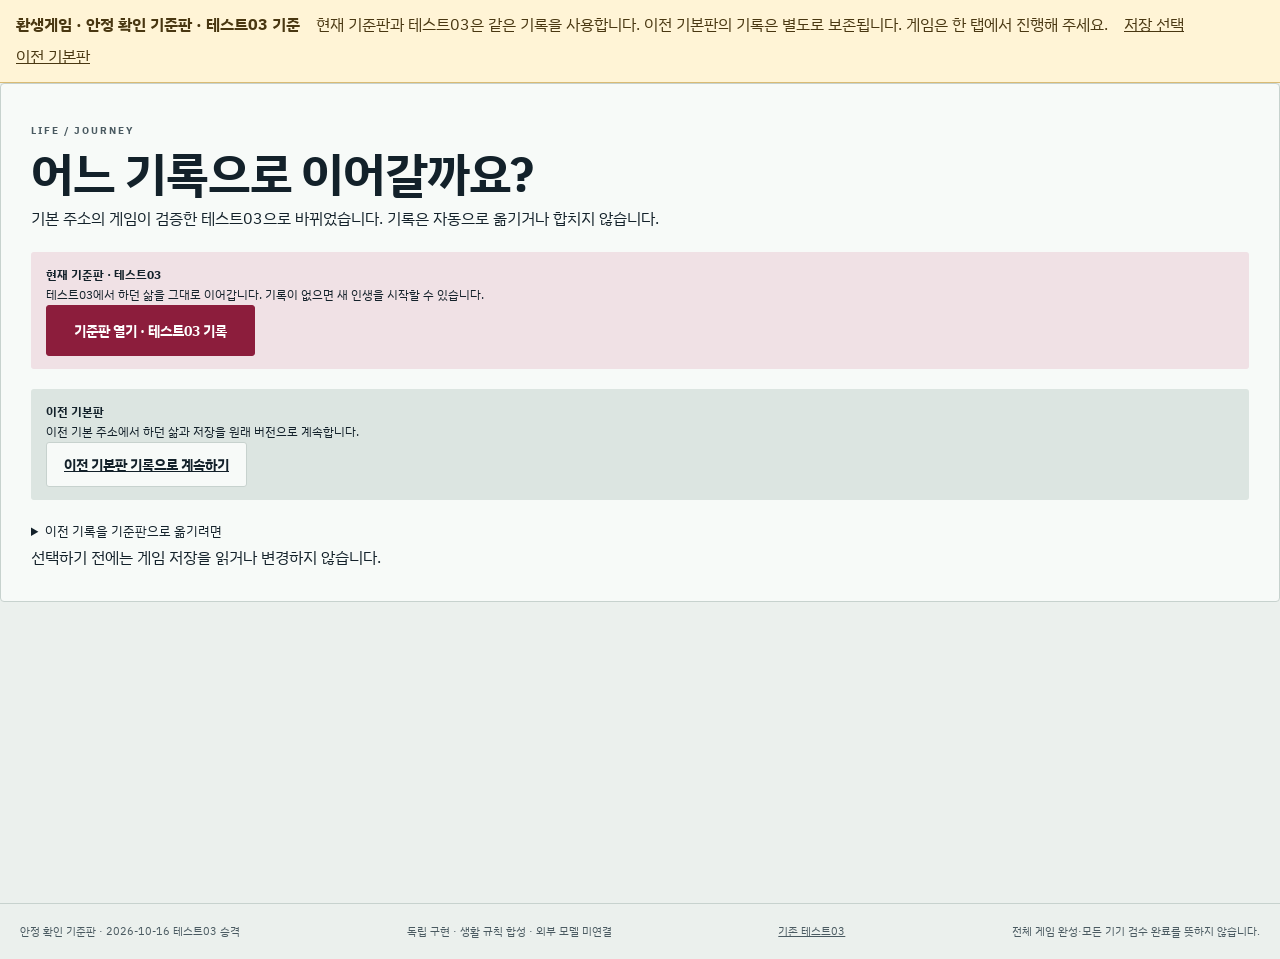
<file: index.html>
<!doctype html>
<html lang="ko">
<head>
  <meta charset="utf-8">
  <meta name="life-preview-release" content="life-2026-10-16-scene-variety-stable-01">
  <meta name="viewport" content="width=device-width, initial-scale=1">
  <meta name="theme-color" content="#ebf0ed">
  <meta name="description" content="출생부터 마지막 회고까지, 선택과 시간을 기록하는 독립 규칙 기반 생애 게임 개발 기준판.">
  <title>환생게임 · 안정 확인 기준판</title>
  <link rel="stylesheet" href="./test/life-2026-10-16-scene-variety-test-03/web/styles.css">
</head>
<body>
  <a class="skip-link" href="#main">게임으로 건너뛰기</a>
  <aside class="test-release-banner" aria-label="기준판과 저장 안내"><strong>환생게임 · 안정 확인 기준판 · 테스트03 기준</strong><span>현재 기준판과 테스트03은 같은 기록을 사용합니다. 이전 기본판의 기록은 별도로 보존됩니다. 게임은 한 탭에서 진행해 주세요.</span><a href="./">저장 선택</a><a href="./archive/life-2026-10-15-future-money-public/">이전 기본판</a></aside>
  <header class="site-header" hidden>
    <a class="brand" href="./" aria-label="환생게임 홈"><span class="brand-mark" aria-hidden="true">⌁</span><span>환생게임<small>개발 기준판 · 독립 규칙</small></span></a>
    <nav class="header-tools" aria-label="도구">
      <span id="save-status" class="save-status" aria-live="off">저장 확인 중</span>
      <button type="button" id="mute-button" data-ui="mute" class="icon-button" aria-label="모든 소리 음소거" aria-pressed="false" title="모든 소리 음소거">♪</button>
      <button type="button" data-ui="records" class="quiet-button">생애 서재 <span id="record-count" class="count">0</span></button>
      <button type="button" data-ui="settings" class="icon-button" aria-label="설정" title="설정">⚙</button>
      <button type="button" data-ui="help" class="quiet-button">도움말</button>
    </nav>
  </header>
  <div id="error-banner" class="error-banner" role="alert" hidden></div>
  <div id="toast" class="toast" role="status" aria-live="polite" hidden></div>
  <div id="announcement" class="sr-only" role="status" aria-live="polite" aria-atomic="true"></div>
  <main id="main" tabindex="-1"><section class="panel start-panel" aria-labelledby="release-title"><span class="eyebrow">LIFE / JOURNEY</span><h1 id="release-title">어느 기록으로 이어갈까요?</h1><p>기본 주소의 게임이 검증한 테스트03으로 바뀌었습니다. 기록은 자동으로 옮기거나 합치지 않습니다.</p><div class="notice"><strong>현재 기준판 · 테스트03</strong><p>테스트03에서 하던 삶을 그대로 이어갑니다. 기록이 없으면 새 인생을 시작할 수 있습니다.</p><button id="release-current" class="primary" type="button">기준판 열기 · 테스트03 기록</button></div><div class="notice muted"><strong>이전 기본판</strong><p>이전 기본 주소에서 하던 삶과 저장을 원래 버전으로 계속합니다.</p><a class="secondary" href="./archive/life-2026-10-15-future-money-public/">이전 기본판 기록으로 계속하기</a></div><details><summary>이전 기록을 기준판으로 옮기려면</summary><p>이전 기본판에서 정상적으로 기록이 열린 것을 확인한 뒤, 생애 서재의 ‘휴지통을 포함한 전체 백업’으로 JSON 파일을 내려받아 보관하세요.</p><p>이 화면으로 돌아와 기준판을 연 다음 ‘기록 가져오기’에서 그 파일을 직접 선택하세요. 가져오기는 병합이며 같은 삶의 다른 시점은 덮어쓰지 않습니다. 이전 기본판의 원본 저장은 그대로 남습니다.</p><p>기준판의 연중 진행으로 저장된 v10 파일은 이전 기본판(v5)에서 실행할 수 없습니다. 전환 전 파일을 별도로 보관하세요. 오류가 보이면 저장을 지우거나 초기화하지 마세요.</p></details><p id="release-entry-status" role="status">선택하기 전에는 게임 저장을 읽거나 변경하지 않습니다.</p></section></main>
  <footer class="site-footer"><span>안정 확인 기준판 · 2026-10-16 테스트03 승격</span><span>독립 구현 · 생활 규칙 합성 · 외부 모델 미연결</span><a href="./test/life-2026-10-16-scene-variety-test-03/">기존 테스트03</a><span>전체 게임 완성·모든 기기 검수 완료를 뜻하지 않습니다.</span></footer>
  <dialog id="dialog" aria-labelledby="dialog-title"><div id="dialog-notice" class="dialog-notice" role="status" hidden></div><div id="dialog-content"></div></dialog>
  <input id="import-file" type="file" accept="application/json,.json" hidden aria-label="저장 파일 가져오기">
  <noscript><p class="error-banner">이 게임에는 JavaScript가 필요합니다. 외부 API나 계정 없이 로컬에서 실행됩니다.</p></noscript>
  <script type="module" src="./web/release-entry.mjs?v=life-2026-10-16-scene-variety-stable-01"></script>
</body>
</html>
</file>
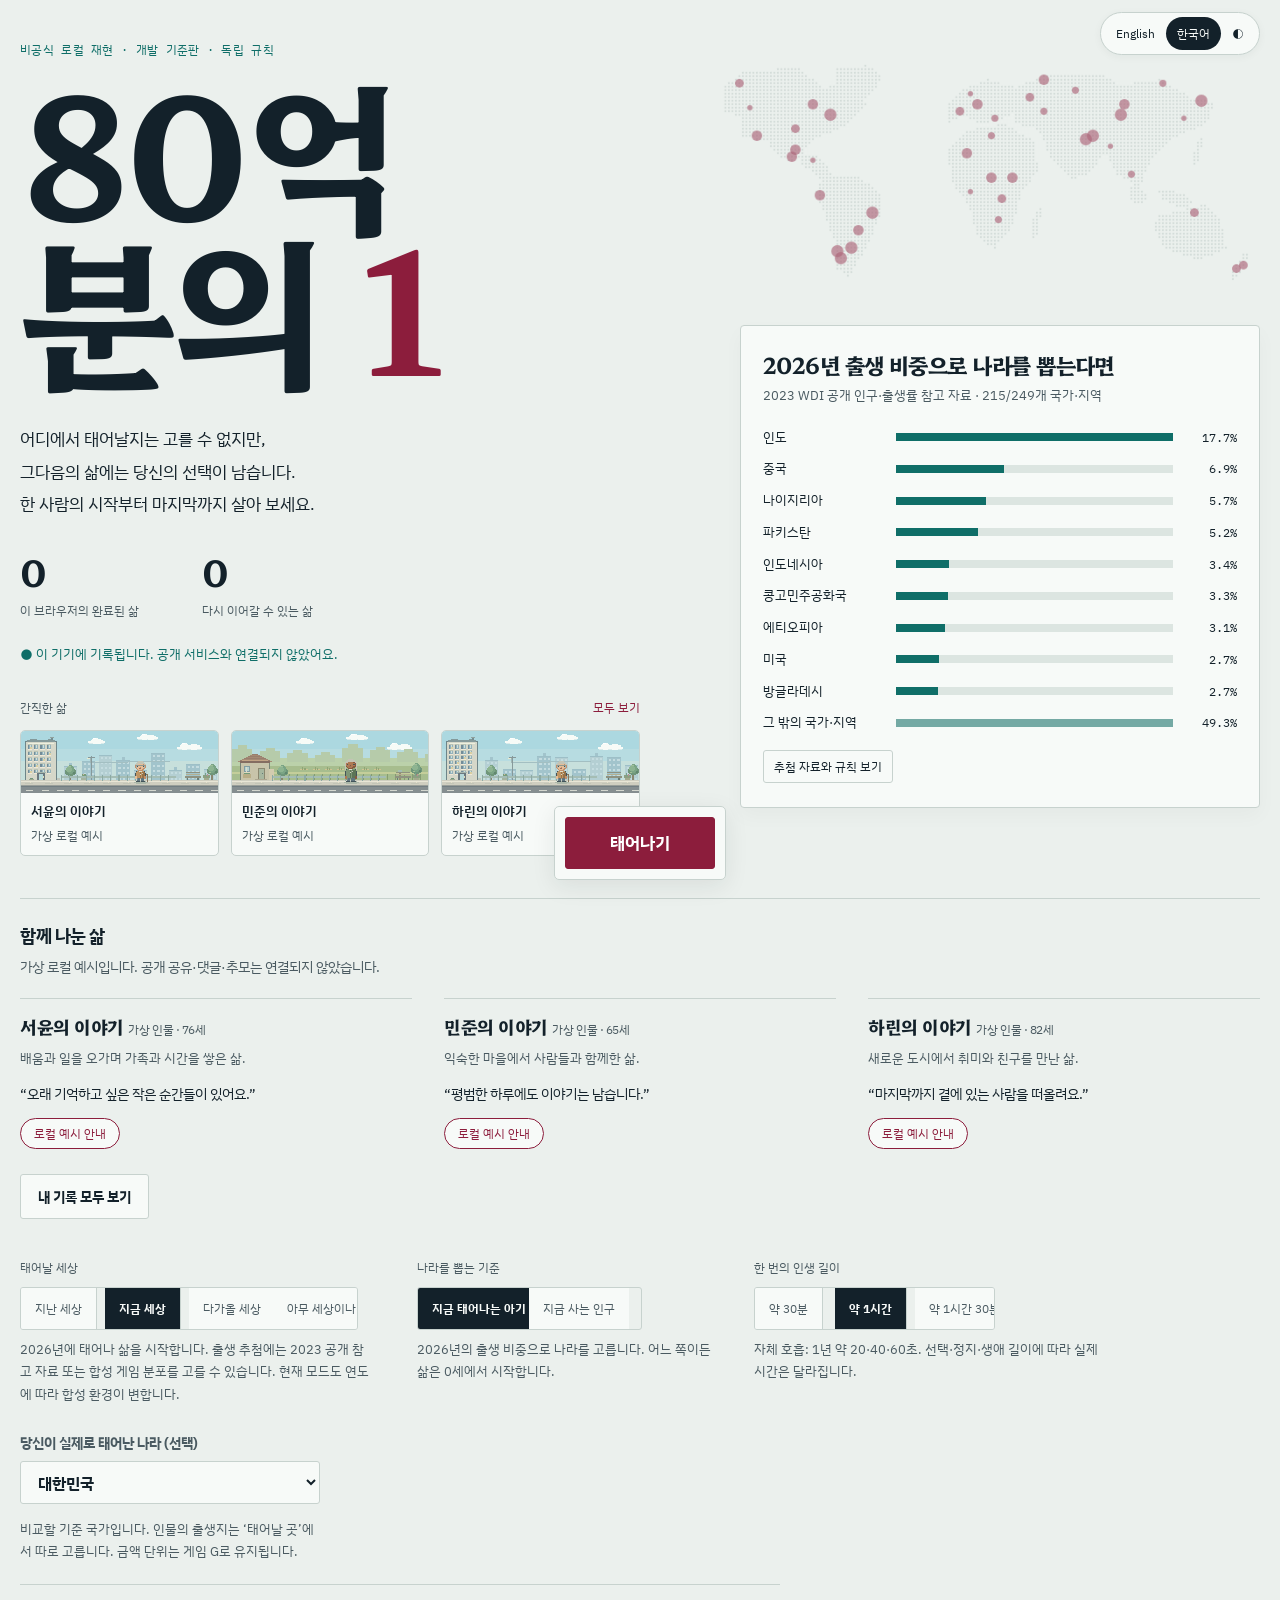
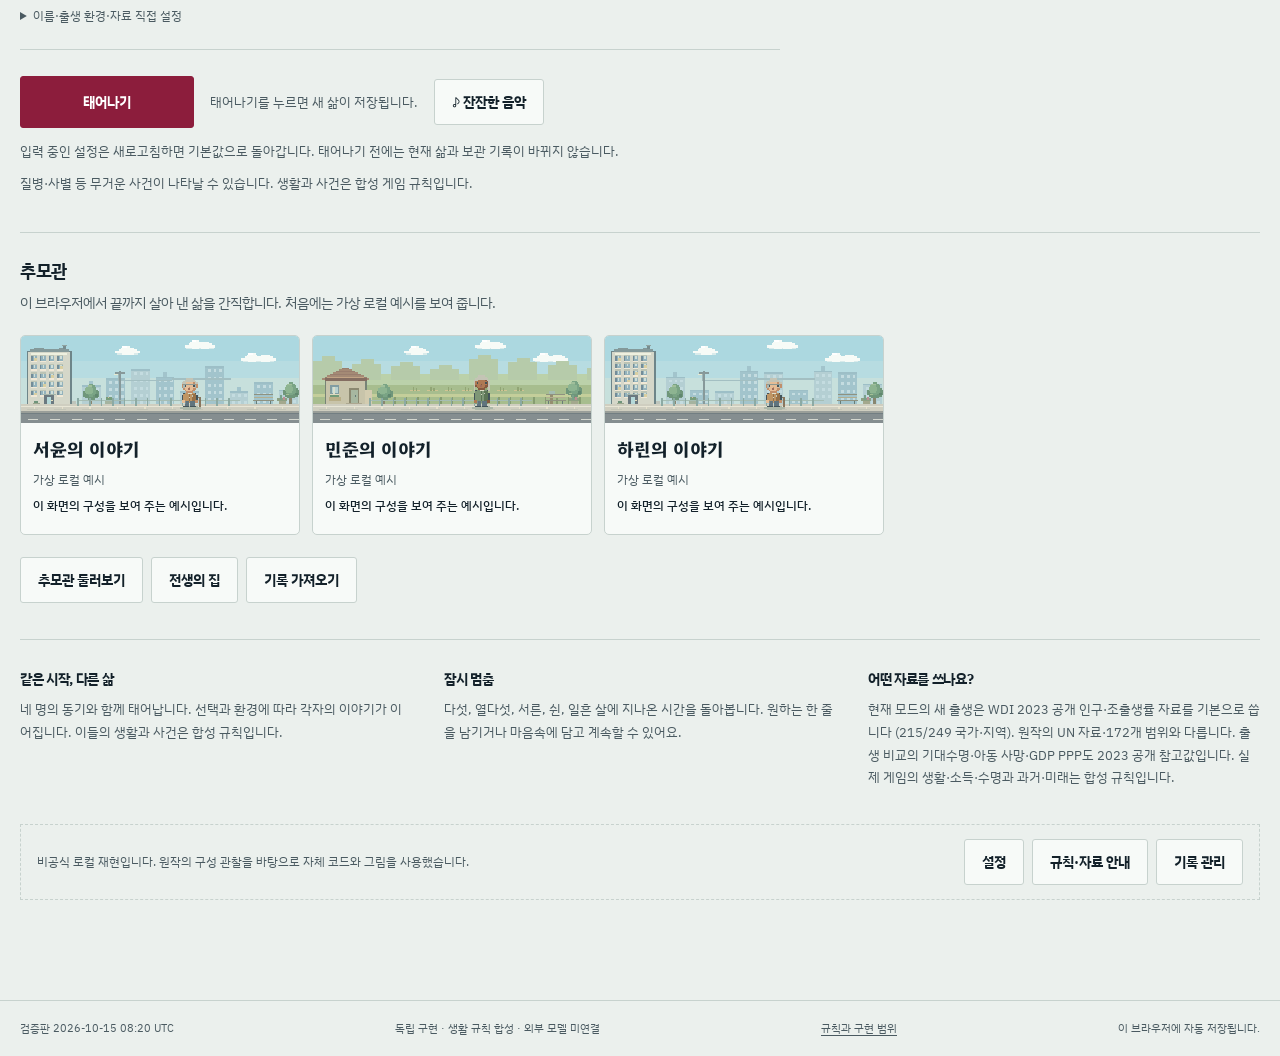
<file: archive/life-2026-10-15-future-money-public/index.html>
<!doctype html>
<html lang="ko">
<head>
  <meta charset="utf-8">
  <meta name="life-preview-release" content="life-2026-10-15-future-money-public">
  <meta name="viewport" content="width=device-width, initial-scale=1">
  <meta name="theme-color" content="#ebf0ed">
  <meta name="description" content="출생부터 마지막 회고까지, 선택과 시간을 기록하는 독립 규칙 기반 생애 게임 개발 기준판.">
  <title>80억 분의 1 · 비공식 로컬 기준판</title>
  <link rel="stylesheet" href="./web/styles.css">
</head>
<body>
  <a class="skip-link" href="#main">게임으로 건너뛰기</a>
  <header class="site-header" hidden>
    <a class="brand" href="./" aria-label="인생의 지도 홈"><span class="brand-mark" aria-hidden="true">⌁</span><span>인생의 지도<small>개발 기준판 · 독립 규칙</small></span></a>
    <nav class="header-tools" aria-label="도구">
      <span id="save-status" class="save-status" aria-live="off">저장 확인 중</span>
      <button type="button" id="mute-button" data-ui="mute" class="icon-button" aria-label="모든 소리 음소거" aria-pressed="false" title="모든 소리 음소거">♪</button>
      <button type="button" data-ui="records" class="quiet-button">생애 서재 <span id="record-count" class="count">0</span></button>
      <button type="button" data-ui="settings" class="icon-button" aria-label="설정" title="설정">⚙</button>
      <button type="button" data-ui="help" class="quiet-button">도움말</button>
    </nav>
  </header>
  <div id="error-banner" class="error-banner" role="alert" hidden></div>
  <div id="toast" class="toast" role="status" aria-live="polite" hidden></div>
  <div id="announcement" class="sr-only" role="status" aria-live="polite" aria-atomic="true"></div>
  <main id="main" tabindex="-1"><div class="loading"><span class="eyebrow">LIFE / JOURNEY</span><h1>당신의 다음 삶을 준비합니다.</h1><p>로컬 저장을 확인하는 중입니다.</p></div></main>
  <footer class="site-footer"><span>검증판 2026-10-15 08:20 UTC</span><span>독립 구현 · 생활 규칙 합성 · 외부 모델 미연결</span><button class="text-button" type="button" data-ui="help">규칙과 구현 범위</button><span>이 브라우저에 자동 저장됩니다.</span></footer>
  <dialog id="dialog" aria-labelledby="dialog-title"><div id="dialog-notice" class="dialog-notice" role="status" hidden></div><div id="dialog-content"></div></dialog>
  <input id="import-file" type="file" accept="application/json,.json" hidden aria-label="저장 파일 가져오기">
  <noscript><p class="error-banner">이 게임에는 JavaScript가 필요합니다. 외부 API나 계정 없이 로컬에서 실행됩니다.</p></noscript>
  <script type="module" src="./web/app.mjs"></script>
</body>
</html>
</file>
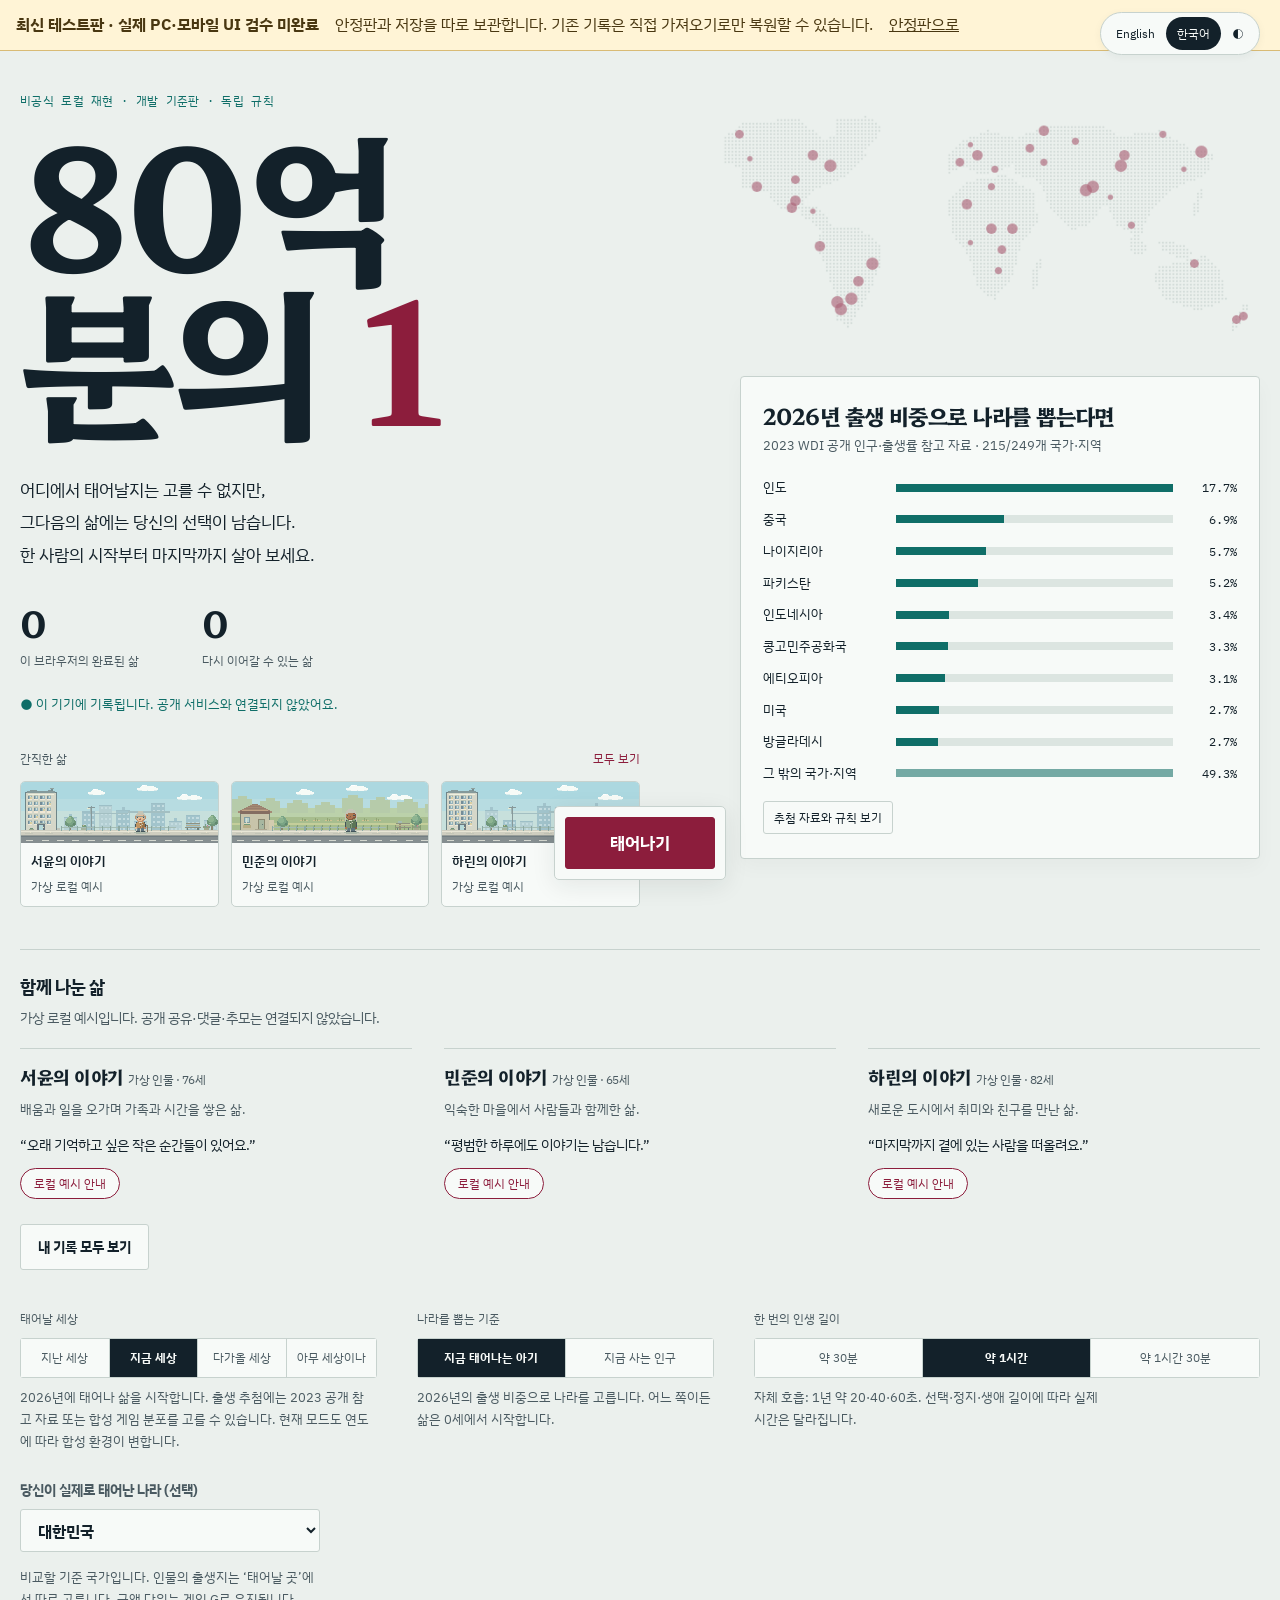
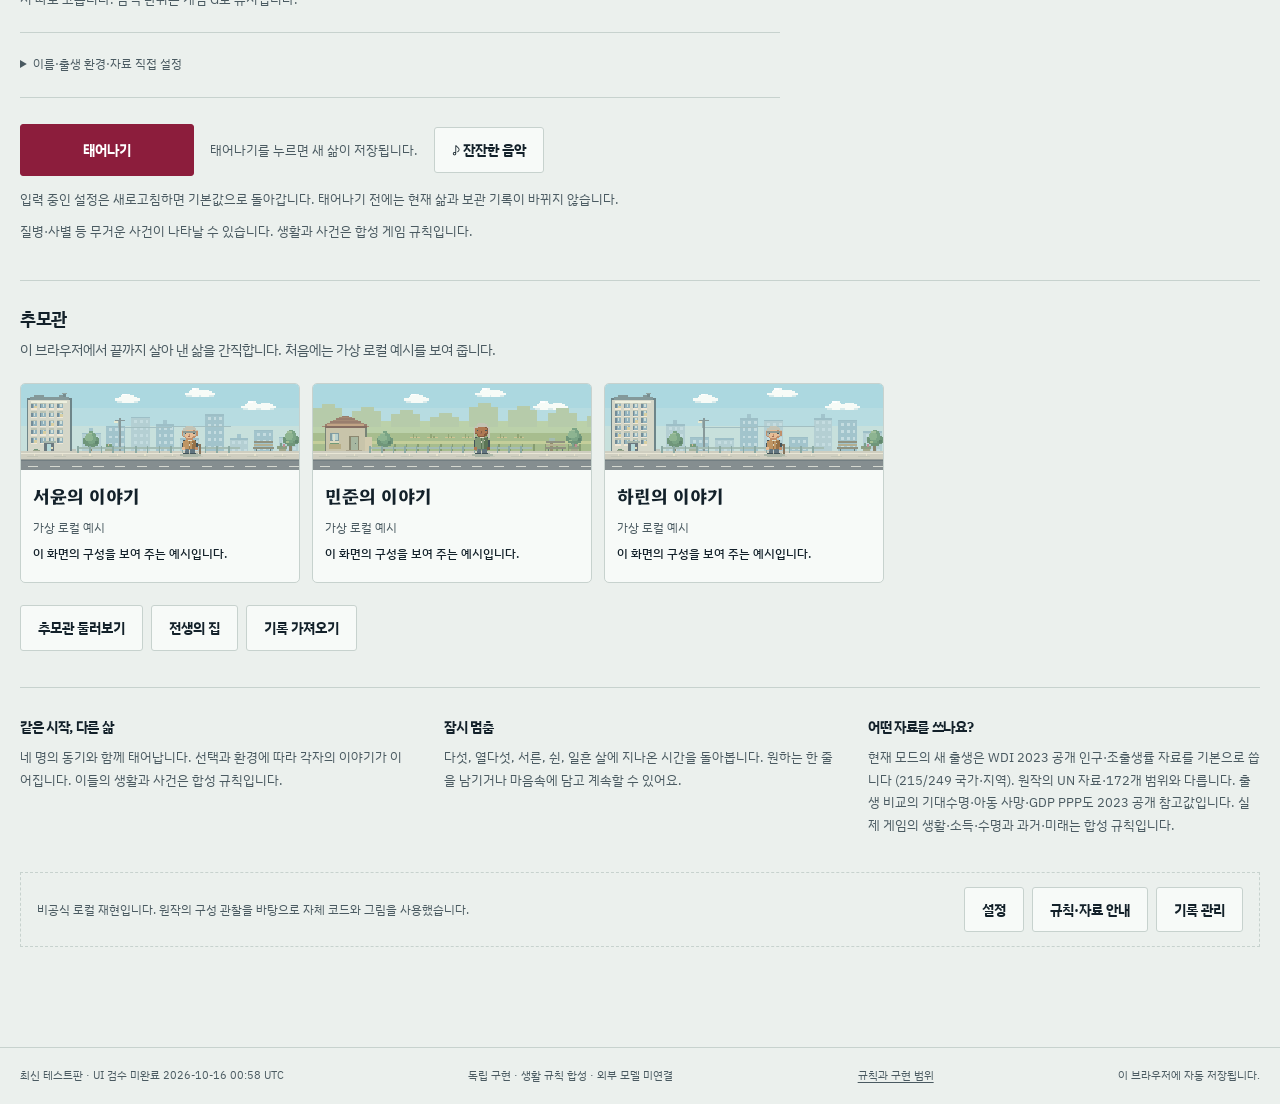
<file: test/life-2026-10-16-cumulative-test-01/index.html>
<!doctype html>
<html lang="ko">
<head>
  <meta charset="utf-8">
  <meta name="life-preview-release" content="life-2026-10-16-cumulative-test-01">
  <meta name="viewport" content="width=device-width, initial-scale=1">
  <meta name="theme-color" content="#ebf0ed">
  <meta name="description" content="출생부터 마지막 회고까지, 선택과 시간을 기록하는 독립 규칙 기반 생애 게임 개발 기준판.">
  <title>인생 게임 · 최신 테스트판</title>
  <link rel="stylesheet" href="./web/styles.css?v=life-2026-10-16-cumulative-test-01">
</head>
<body>
  <a class="skip-link" href="#main">게임으로 건너뛰기</a>
  <aside class="test-release-banner" aria-label="테스트판 안내"><strong>최신 테스트판 · 실제 PC·모바일 UI 검수 미완료</strong><span>안정판과 저장을 따로 보관합니다. 기존 기록은 직접 가져오기로만 복원할 수 있습니다.</span><a href="../../" data-stable-release>안정판으로</a></aside>
  <header class="site-header" hidden>
    <a class="brand" href="./" aria-label="인생의 지도 홈"><span class="brand-mark" aria-hidden="true">⌁</span><span>인생의 지도<small>개발 기준판 · 독립 규칙</small></span></a>
    <nav class="header-tools" aria-label="도구">
      <span id="save-status" class="save-status" aria-live="off">저장 확인 중</span>
      <button type="button" id="mute-button" data-ui="mute" class="icon-button" aria-label="모든 소리 음소거" aria-pressed="false" title="모든 소리 음소거">♪</button>
      <button type="button" data-ui="records" class="quiet-button">생애 서재 <span id="record-count" class="count">0</span></button>
      <button type="button" data-ui="settings" class="icon-button" aria-label="설정" title="설정">⚙</button>
      <button type="button" data-ui="help" class="quiet-button">도움말</button>
    </nav>
  </header>
  <div id="error-banner" class="error-banner" role="alert" hidden></div>
  <div id="toast" class="toast" role="status" aria-live="polite" hidden></div>
  <div id="announcement" class="sr-only" role="status" aria-live="polite" aria-atomic="true"></div>
  <main id="main" tabindex="-1"><div class="loading"><span class="eyebrow">LIFE / JOURNEY</span><h1>당신의 다음 삶을 준비합니다.</h1><p>로컬 저장을 확인하는 중입니다.</p></div></main>
  <footer class="site-footer"><span>최신 테스트판 · UI 검수 미완료 2026-10-16 00:58 UTC</span><span>독립 구현 · 생활 규칙 합성 · 외부 모델 미연결</span><button class="text-button" type="button" data-ui="help">규칙과 구현 범위</button><span>이 브라우저에 자동 저장됩니다.</span></footer>
  <dialog id="dialog" aria-labelledby="dialog-title"><div id="dialog-notice" class="dialog-notice" role="status" hidden></div><div id="dialog-content"></div></dialog>
  <input id="import-file" type="file" accept="application/json,.json" hidden aria-label="저장 파일 가져오기">
  <noscript><p class="error-banner">이 게임에는 JavaScript가 필요합니다. 외부 API나 계정 없이 로컬에서 실행됩니다.</p></noscript>
  <script type="module" src="./web/app.mjs?v=life-2026-10-16-cumulative-test-01"></script>
</body>
</html>
</file>
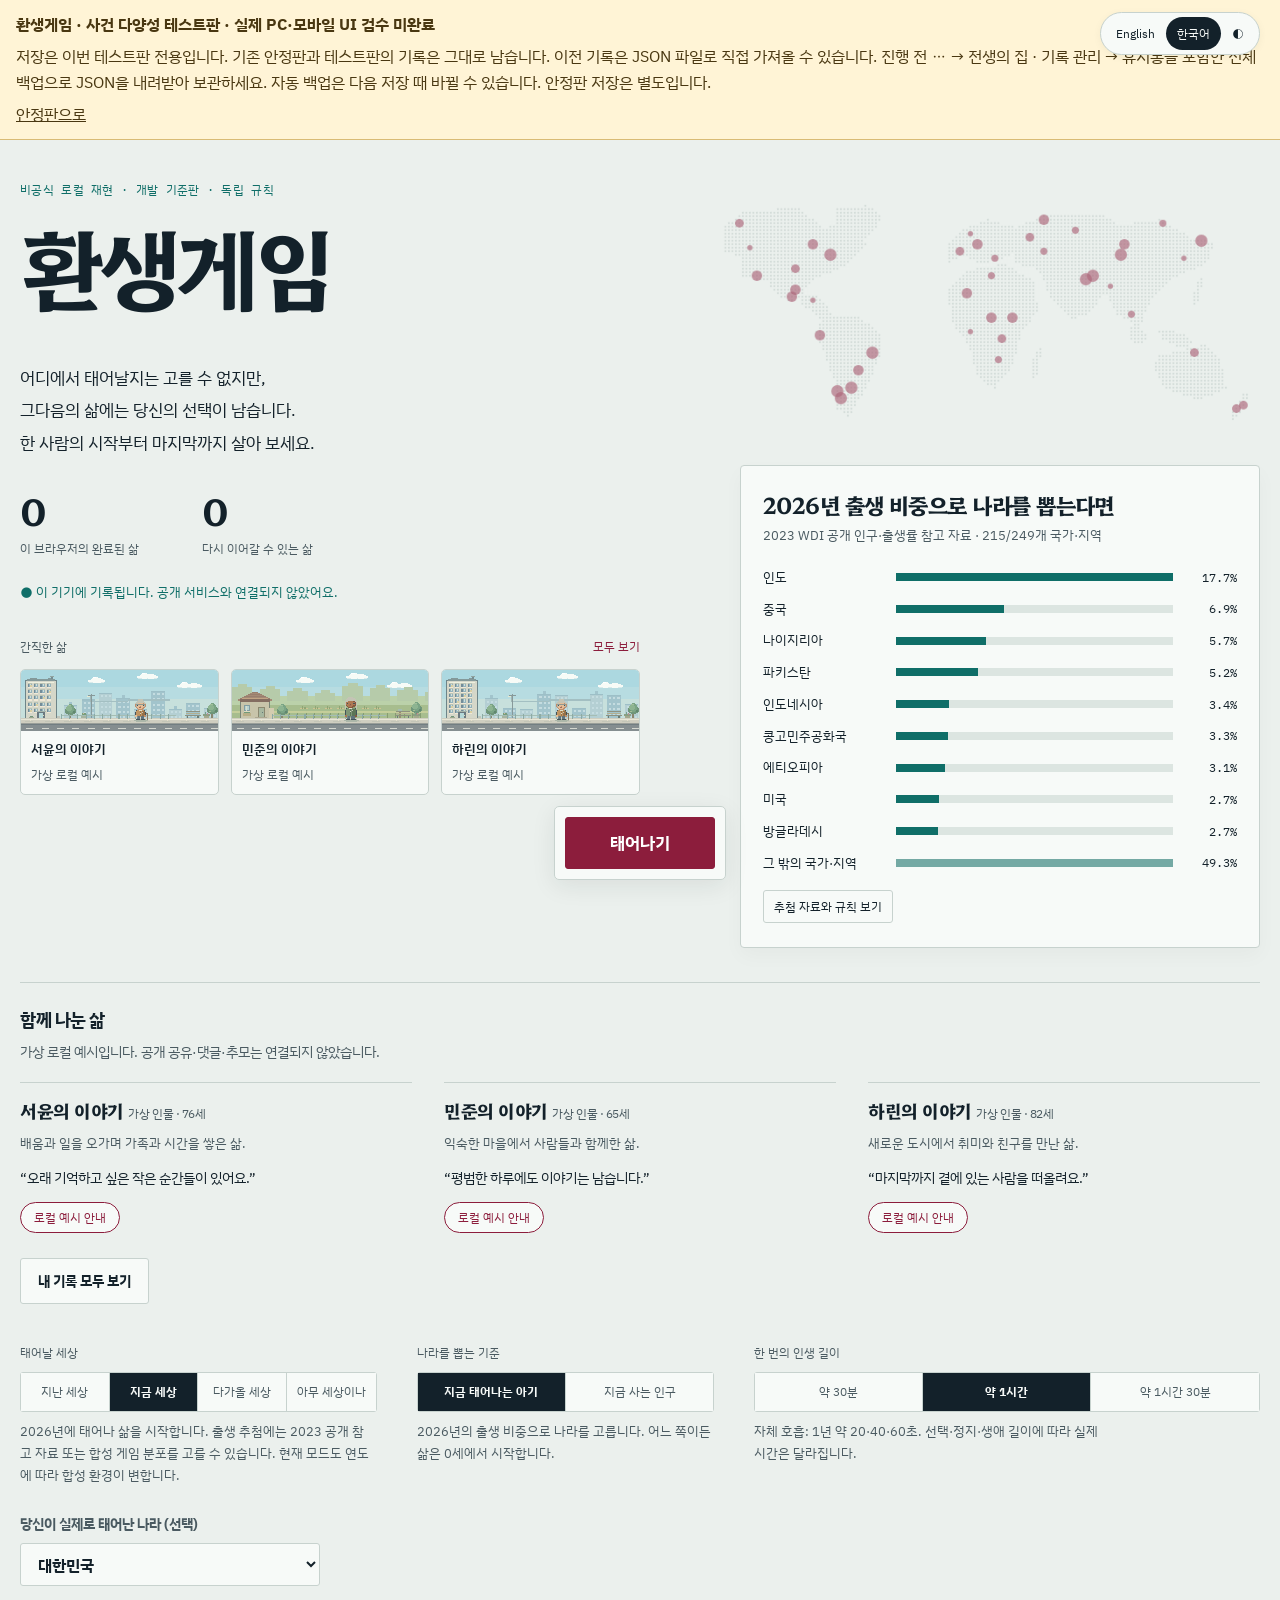
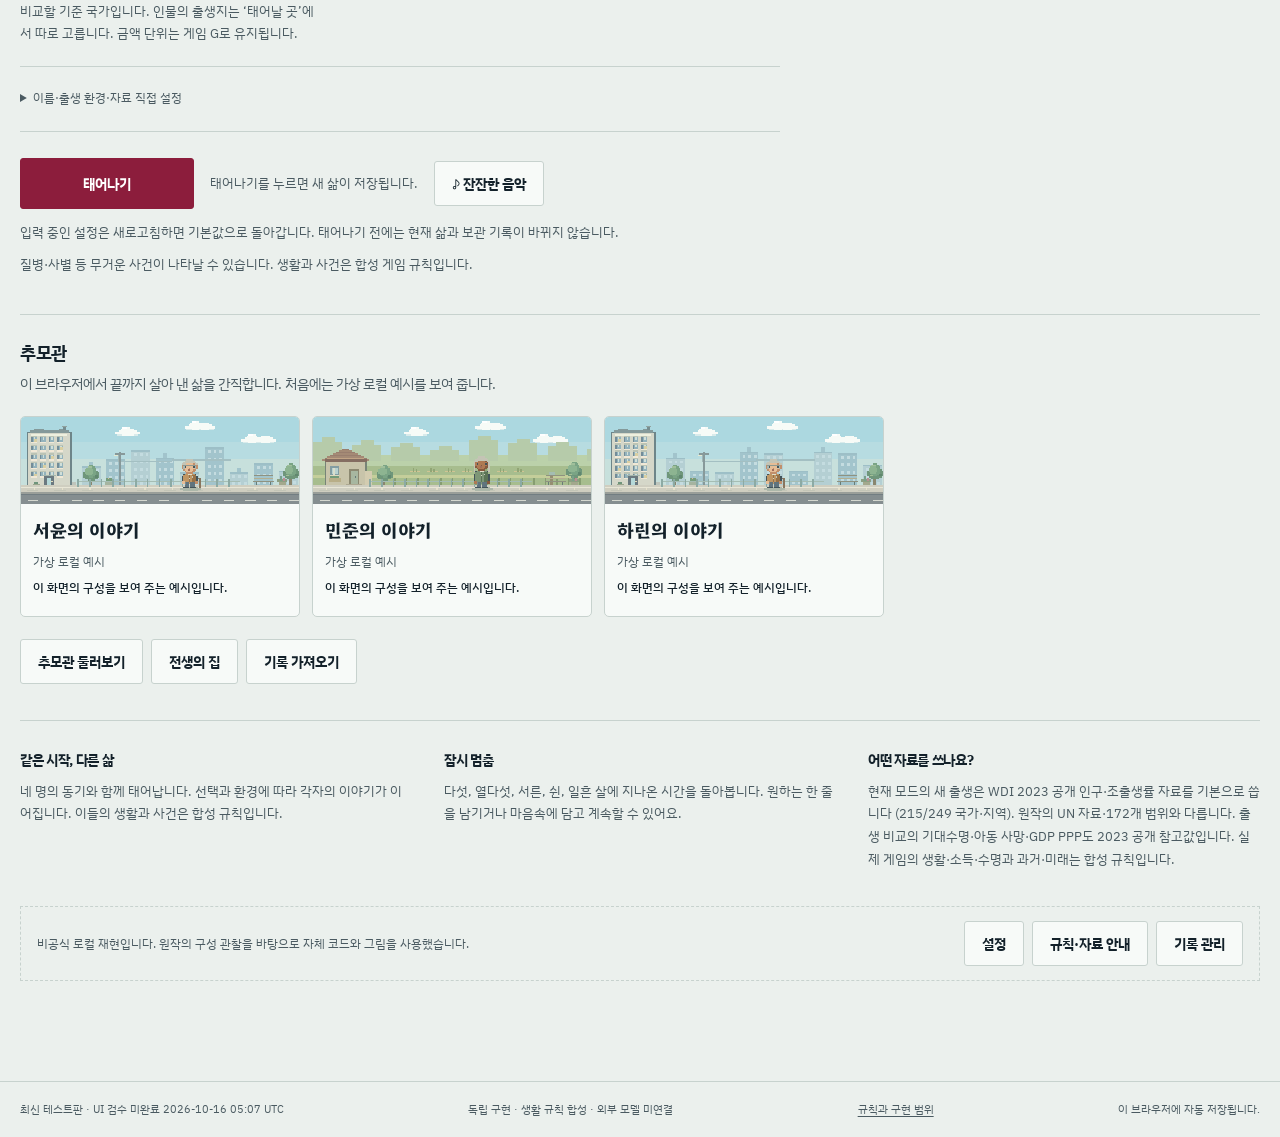
<file: test/life-2026-10-16-scene-variety-test-03/index.html>
<!doctype html>
<html lang="ko">
<head>
  <meta charset="utf-8">
  <meta name="life-preview-release" content="life-2026-10-16-scene-variety-test-03">
  <meta name="viewport" content="width=device-width, initial-scale=1">
  <meta name="theme-color" content="#ebf0ed">
  <meta name="description" content="출생부터 마지막 회고까지, 선택과 시간을 기록하는 독립 규칙 기반 생애 게임 개발 기준판.">
  <title>환생게임 · 사건 다양성 테스트판</title>
  <link rel="stylesheet" href="./web/styles.css?v=life-2026-10-16-scene-variety-test-03">
</head>
<body>
  <a class="skip-link" href="#main">게임으로 건너뛰기</a>
  <aside class="test-release-banner" aria-label="테스트판 안내"><strong>환생게임 · 사건 다양성 테스트판 · 실제 PC·모바일 UI 검수 미완료</strong><span>저장은 이번 테스트판 전용입니다. 기존 안정판과 테스트판의 기록은 그대로 남습니다. 이전 기록은 JSON 파일로 직접 가져올 수 있습니다. 진행 전 ⋯ → 전생의 집 · 기록 관리 → 휴지통을 포함한 전체 백업으로 JSON을 내려받아 보관하세요. 자동 백업은 다음 저장 때 바뀔 수 있습니다. 안정판 저장은 별도입니다.</span><a href="../../" data-stable-release>안정판으로</a></aside>
  <header class="site-header" hidden>
    <a class="brand" href="./" aria-label="환생게임 홈"><span class="brand-mark" aria-hidden="true">⌁</span><span>환생게임<small>개발 기준판 · 독립 규칙</small></span></a>
    <nav class="header-tools" aria-label="도구">
      <span id="save-status" class="save-status" aria-live="off">저장 확인 중</span>
      <button type="button" id="mute-button" data-ui="mute" class="icon-button" aria-label="모든 소리 음소거" aria-pressed="false" title="모든 소리 음소거">♪</button>
      <button type="button" data-ui="records" class="quiet-button">생애 서재 <span id="record-count" class="count">0</span></button>
      <button type="button" data-ui="settings" class="icon-button" aria-label="설정" title="설정">⚙</button>
      <button type="button" data-ui="help" class="quiet-button">도움말</button>
    </nav>
  </header>
  <div id="error-banner" class="error-banner" role="alert" hidden></div>
  <div id="toast" class="toast" role="status" aria-live="polite" hidden></div>
  <div id="announcement" class="sr-only" role="status" aria-live="polite" aria-atomic="true"></div>
  <main id="main" tabindex="-1"><div class="loading"><span class="eyebrow">LIFE / JOURNEY</span><h1>당신의 다음 삶을 준비합니다.</h1><p>로컬 저장을 확인하는 중입니다.</p></div></main>
  <footer class="site-footer"><span>최신 테스트판 · UI 검수 미완료 2026-10-16 05:07 UTC</span><span>독립 구현 · 생활 규칙 합성 · 외부 모델 미연결</span><button class="text-button" type="button" data-ui="help">규칙과 구현 범위</button><span>이 브라우저에 자동 저장됩니다.</span></footer>
  <dialog id="dialog" aria-labelledby="dialog-title"><div id="dialog-notice" class="dialog-notice" role="status" hidden></div><div id="dialog-content"></div></dialog>
  <input id="import-file" type="file" accept="application/json,.json" hidden aria-label="저장 파일 가져오기">
  <noscript><p class="error-banner">이 게임에는 JavaScript가 필요합니다. 외부 API나 계정 없이 로컬에서 실행됩니다.</p></noscript>
  <script type="module" src="./web/app.mjs?v=life-2026-10-16-scene-variety-test-03"></script>
</body>
</html>
</file>
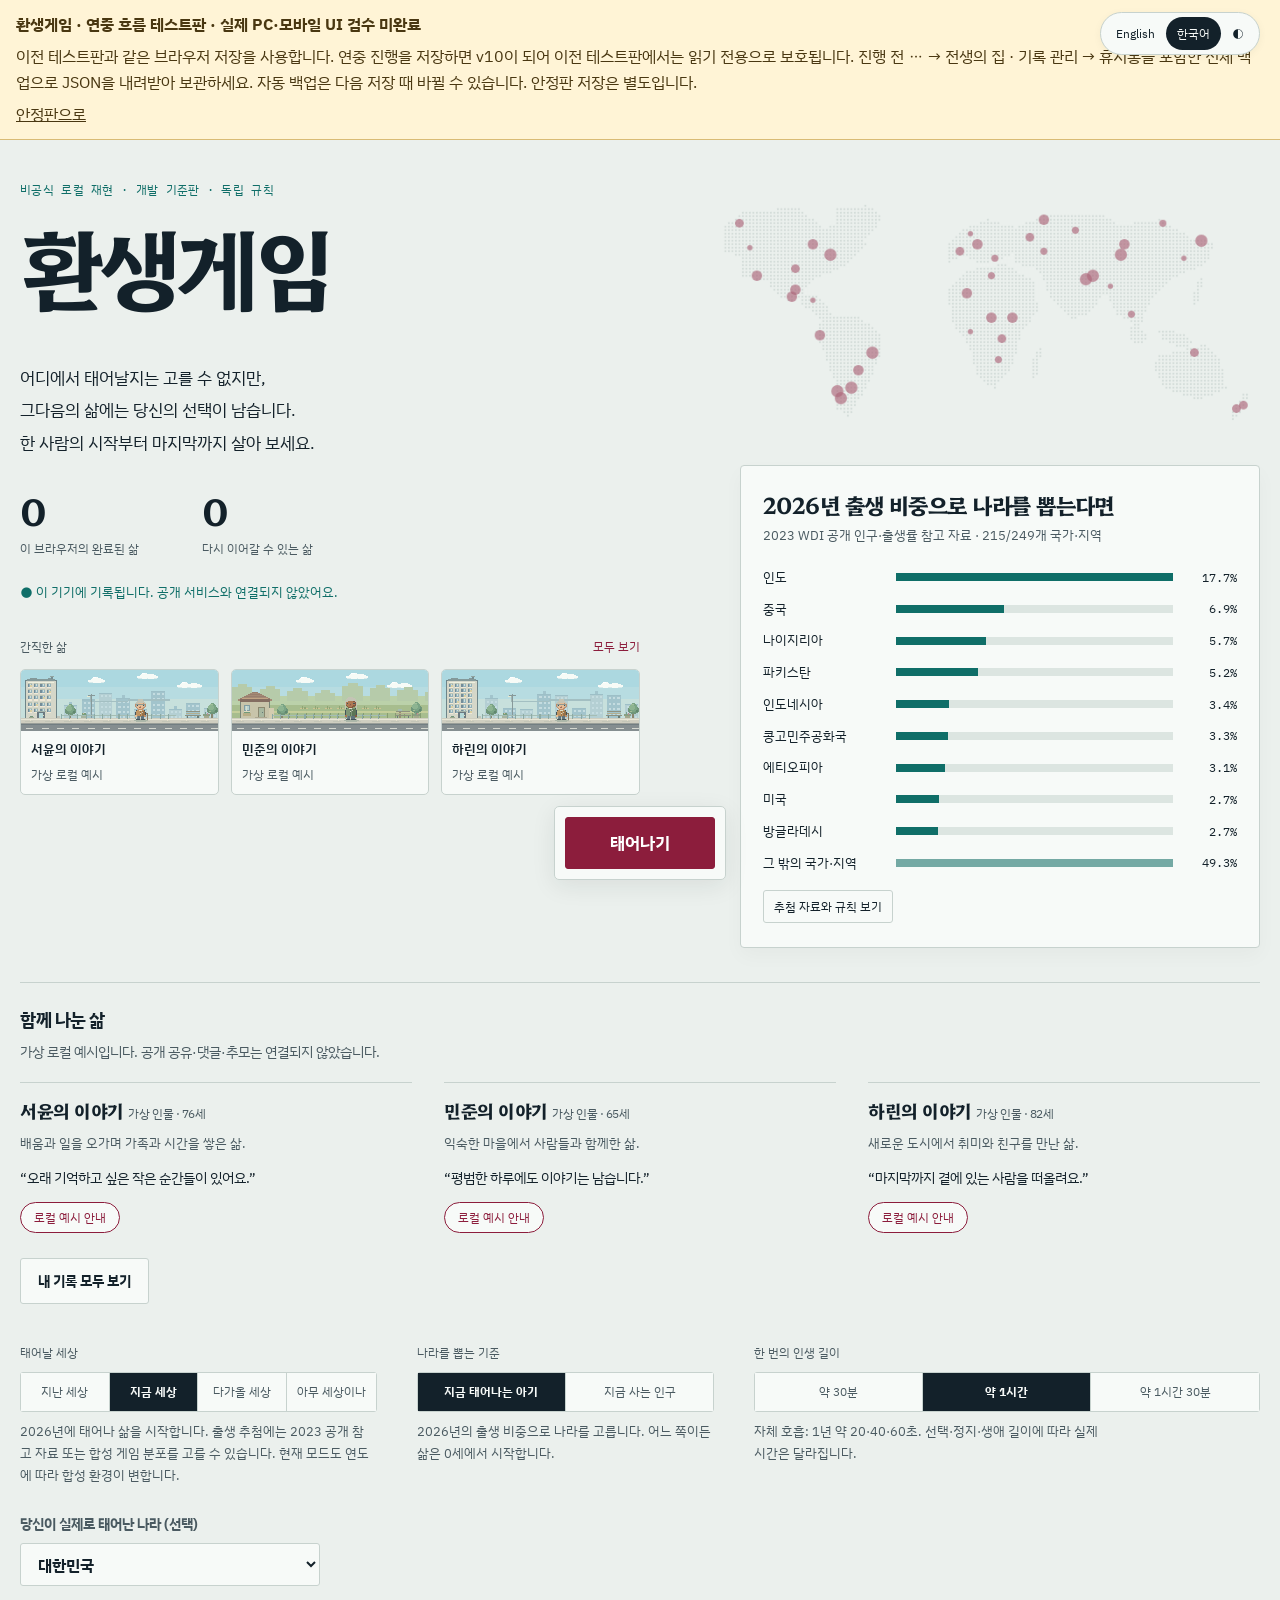
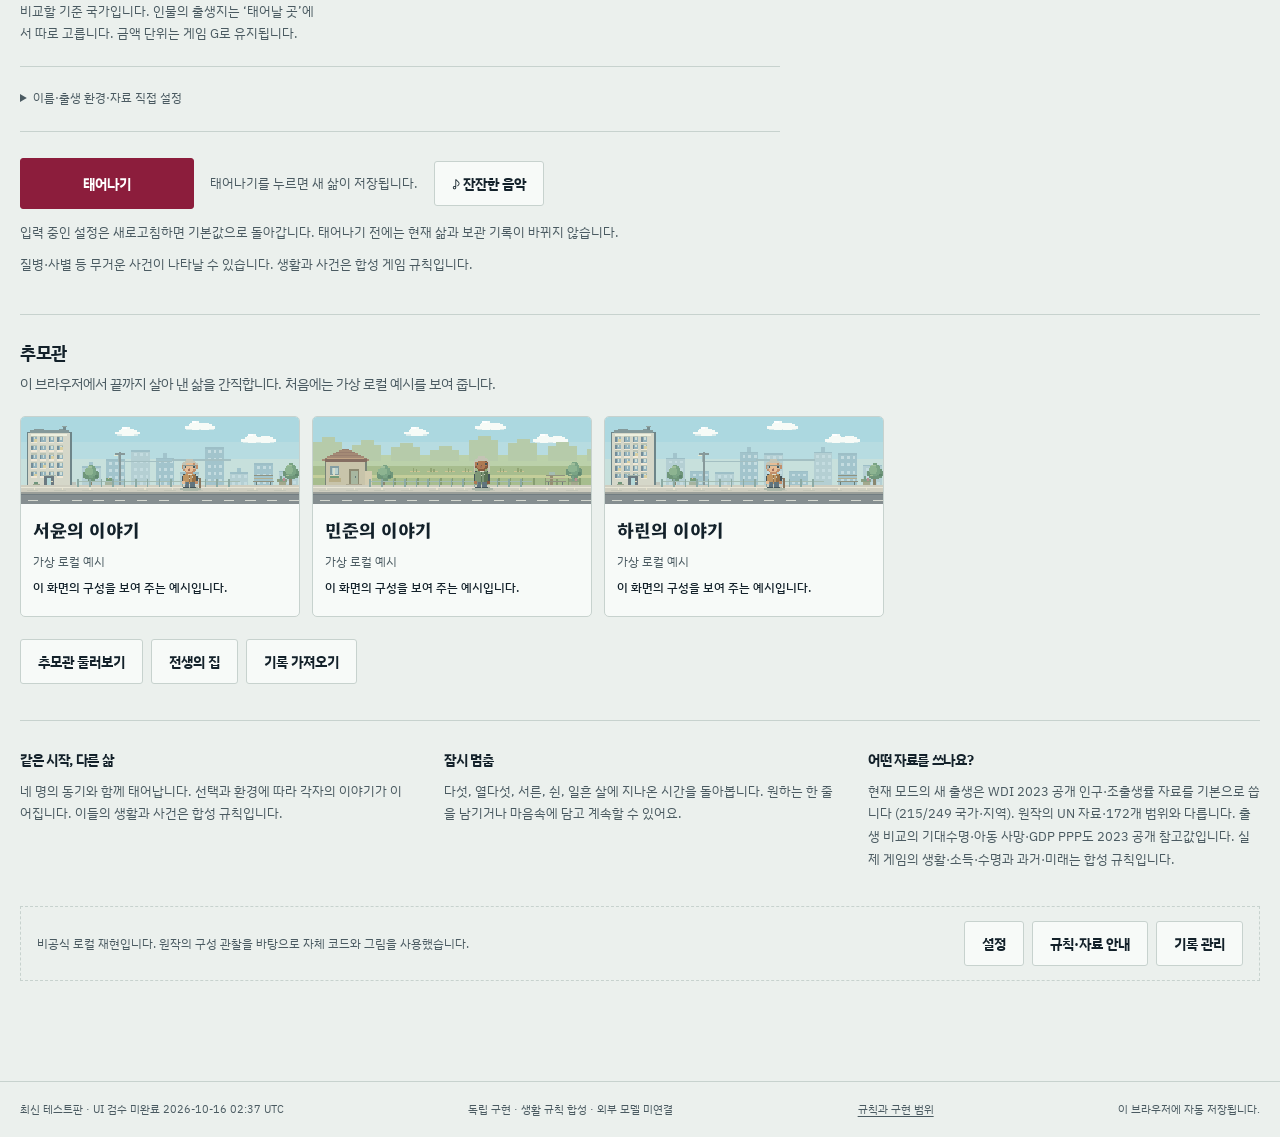
<file: test/life-2026-10-16-year-flow-test-02/index.html>
<!doctype html>
<html lang="ko">
<head>
  <meta charset="utf-8">
  <meta name="life-preview-release" content="life-2026-10-16-year-flow-test-02">
  <meta name="viewport" content="width=device-width, initial-scale=1">
  <meta name="theme-color" content="#ebf0ed">
  <meta name="description" content="출생부터 마지막 회고까지, 선택과 시간을 기록하는 독립 규칙 기반 생애 게임 개발 기준판.">
  <title>환생게임 · 연중 흐름 테스트판</title>
  <link rel="stylesheet" href="./web/styles.css?v=life-2026-10-16-year-flow-test-02">
</head>
<body>
  <a class="skip-link" href="#main">게임으로 건너뛰기</a>
  <aside class="test-release-banner" aria-label="테스트판 안내"><strong>환생게임 · 연중 흐름 테스트판 · 실제 PC·모바일 UI 검수 미완료</strong><span>이전 테스트판과 같은 브라우저 저장을 사용합니다. 연중 진행을 저장하면 v10이 되어 이전 테스트판에서는 읽기 전용으로 보호됩니다. 진행 전 ⋯ → 전생의 집 · 기록 관리 → 휴지통을 포함한 전체 백업으로 JSON을 내려받아 보관하세요. 자동 백업은 다음 저장 때 바뀔 수 있습니다. 안정판 저장은 별도입니다.</span><a href="../../" data-stable-release>안정판으로</a></aside>
  <header class="site-header" hidden>
    <a class="brand" href="./" aria-label="환생게임 홈"><span class="brand-mark" aria-hidden="true">⌁</span><span>환생게임<small>개발 기준판 · 독립 규칙</small></span></a>
    <nav class="header-tools" aria-label="도구">
      <span id="save-status" class="save-status" aria-live="off">저장 확인 중</span>
      <button type="button" id="mute-button" data-ui="mute" class="icon-button" aria-label="모든 소리 음소거" aria-pressed="false" title="모든 소리 음소거">♪</button>
      <button type="button" data-ui="records" class="quiet-button">생애 서재 <span id="record-count" class="count">0</span></button>
      <button type="button" data-ui="settings" class="icon-button" aria-label="설정" title="설정">⚙</button>
      <button type="button" data-ui="help" class="quiet-button">도움말</button>
    </nav>
  </header>
  <div id="error-banner" class="error-banner" role="alert" hidden></div>
  <div id="toast" class="toast" role="status" aria-live="polite" hidden></div>
  <div id="announcement" class="sr-only" role="status" aria-live="polite" aria-atomic="true"></div>
  <main id="main" tabindex="-1"><div class="loading"><span class="eyebrow">LIFE / JOURNEY</span><h1>당신의 다음 삶을 준비합니다.</h1><p>로컬 저장을 확인하는 중입니다.</p></div></main>
  <footer class="site-footer"><span>최신 테스트판 · UI 검수 미완료 2026-10-16 02:37 UTC</span><span>독립 구현 · 생활 규칙 합성 · 외부 모델 미연결</span><button class="text-button" type="button" data-ui="help">규칙과 구현 범위</button><span>이 브라우저에 자동 저장됩니다.</span></footer>
  <dialog id="dialog" aria-labelledby="dialog-title"><div id="dialog-notice" class="dialog-notice" role="status" hidden></div><div id="dialog-content"></div></dialog>
  <input id="import-file" type="file" accept="application/json,.json" hidden aria-label="저장 파일 가져오기">
  <noscript><p class="error-banner">이 게임에는 JavaScript가 필요합니다. 외부 API나 계정 없이 로컬에서 실행됩니다.</p></noscript>
  <script type="module" src="./web/app.mjs?v=life-2026-10-16-year-flow-test-02"></script>
</body>
</html>
</file>
<file: test/life-2026-10-16-scene-variety-test-03/web/styles.css>
@charset "UTF-8";
@font-face{font-family:'Hahmlet';src:url('./fonts/Hahmlet%5Bwght%5D.ttf') format('truetype');font-style:normal;font-weight:100 900;font-display:swap}
@font-face{font-family:'IBM Plex Sans KR';src:url('./fonts/IBMPlexSansKR-Regular.ttf') format('truetype');font-style:normal;font-weight:400;font-display:swap}
@font-face{font-family:'IBM Plex Sans KR';src:url('./fonts/IBMPlexSansKR-Medium.ttf') format('truetype');font-style:normal;font-weight:500;font-display:swap}
@font-face{font-family:'IBM Plex Sans KR';src:url('./fonts/IBMPlexSansKR-SemiBold.ttf') format('truetype');font-style:normal;font-weight:600;font-display:swap}
@font-face{font-family:'IBM Plex Sans KR';src:url('./fonts/IBMPlexSansKR-Bold.ttf') format('truetype');font-style:normal;font-weight:700;font-display:swap}
@font-face{font-family:'IBM Plex Mono';src:url('./fonts/IBMPlexMono-Regular.ttf') format('truetype');font-style:normal;font-weight:400;font-display:swap}

:root{color-scheme:light;--paper:#f5f2eb;--surface:#fffdf8;--surface-2:#ece8df;--ink:#243830;--muted:#6e756e;--line:#d9ddd2;--accent:#c85b35;--accent-hover:#a94524;--accent-soft:#f9e4d8;--green:#486b52;--gold:#c7a762;--danger:#b74335;--shadow:0 12px 34px #23382d0a;--radius:22px;--font:Inter,Pretendard,"Noto Sans KR","Malgun Gothic",system-ui,sans-serif}
*{box-sizing:border-box}body{margin:0;background:var(--paper);color:var(--ink);font-family:var(--font);font-size:15px;line-height:1.6}button,input,select,textarea{font:inherit}button{cursor:pointer;color:inherit}button:disabled{cursor:not-allowed;opacity:.5}a{color:inherit}button,a,input,select,textarea,summary{outline-offset:4px}button:focus-visible,a:focus-visible,input:focus-visible,select:focus-visible,textarea:focus-visible{outline:3px solid var(--accent)}button{border:0;background:none}h1,h2,h3,h4,p{margin:0}h1,h2,h3,h4{line-height:1.3;letter-spacing:-.04em}h1{font-size:clamp(28px,4vw,48px)}h2{font-size:25px}h3{font-size:18px}p+p{margin-top:10px}small{font-size:12px}svg{max-width:100%}.site-header{height:92px;max-width:1440px;margin:auto;padding:0 44px;display:flex;align-items:center;justify-content:space-between;gap:20px;border-bottom:1px solid var(--line)}.brand{text-decoration:none;display:flex;align-items:center;gap:12px;font-size:21px;font-weight:800;letter-spacing:-.05em;line-height:1.3}.brand small{display:block;font-size:10px;letter-spacing:.14em;color:var(--muted);font-weight:600;margin-top:4px}.brand-mark{background:var(--ink);color:var(--paper);width:39px;height:43px;border-radius:15px 15px 6px 6px;font-size:36px;line-height:39px;text-align:center;font-family:serif}.header-tools{display:flex;align-items:center;gap:16px}.save-status{font-size:11px;color:var(--muted)}.save-status:before{content:"";display:inline-block;width:6px;height:6px;background:var(--green);border-radius:50%;margin-right:6px}.quiet-button,.icon-button{font-size:13px;font-weight:650;border:1px solid transparent;border-radius:10px;padding:9px 11px}.quiet-button:hover,.icon-button:hover{background:var(--surface-2);border-color:var(--line)}.icon-button{font-size:20px;padding:4px 10px}.count{margin-left:5px;font-size:11px;color:var(--accent);font-variant-numeric:tabular-nums}.site-footer{max-width:1440px;margin:30px auto 0;padding:20px 44px;border-top:1px solid var(--line);display:flex;gap:20px;justify-content:space-between;color:var(--muted);font-size:11px}.site-footer .text-button{font-size:11px}#main{max-width:1440px;margin:auto;padding:32px 44px 0;min-height:calc(100vh - 180px)}.loading{padding:80px 0}.eyebrow{font-size:10px;font-weight:800;letter-spacing:.19em;color:var(--muted);text-transform:uppercase}.subtle{color:var(--muted)}.intro{display:grid;grid-template-columns:1.1fr 1fr;gap:70px;padding:35px 0 40px;align-items:center}.intro-copy h1{margin:20px 0}.intro-copy>p{max-width:470px;color:var(--muted);font-size:16px}.intro-copy .scene{margin-top:30px;width:100%}.intro-points{margin-top:24px;display:flex;gap:20px;font-size:12px;color:var(--muted)}.intro-points b{display:block;color:var(--ink);font-size:16px;margin-bottom:4px}.panel{background:var(--surface);border:1px solid var(--line);border-radius:var(--radius);box-shadow:var(--shadow)}.start-panel{padding:30px}.panel-title{display:flex;justify-content:space-between;align-items:center;gap:15px;margin-bottom:20px}.panel-title h2{font-size:21px}.form-grid{display:grid;grid-template-columns:1fr 1fr;gap:16px}.form-grid .full{grid-column:1/-1}label.field{display:flex;flex-direction:column;gap:6px;font-size:12px;font-weight:700}input,select,textarea{border:1px solid var(--line);background:var(--paper);color:var(--ink);border-radius:10px;padding:11px 12px;min-width:0;width:100%;line-height:1.4}input[type=checkbox]{width:17px;height:17px;accent-color:var(--accent);flex:0 0 auto}input[type=range]{padding:0;accent-color:var(--accent)}textarea{min-height:90px;resize:vertical}select{padding-right:24px}.hint{font-size:11px;color:var(--muted);font-weight:400}.notice{background:var(--accent-soft);color:var(--ink);border-radius:12px;padding:13px 15px;font-size:12px;line-height:1.65}.notice.muted{background:var(--surface-2)}.start-panel .notice{margin:20px 0}.primary,.secondary,.danger-button{display:inline-flex;align-items:center;justify-content:center;gap:9px;min-height:43px;padding:10px 19px;border-radius:11px;font-size:13px;font-weight:750;line-height:1.4}.primary{background:var(--accent);color:#fff}.primary:hover:not(:disabled){background:var(--accent-hover)}.secondary{background:var(--surface-2);color:var(--ink);border:1px solid var(--line)}.secondary:hover:not(:disabled){border-color:var(--muted)}.danger-button{background:var(--danger);color:white}.wide{width:100%}.text-button{font-size:12px;color:var(--muted);padding:2px 0;text-decoration:underline;text-underline-offset:3px}.text-button:hover{color:var(--accent)}.buttons{display:flex;gap:10px;flex-wrap:wrap}.section-heading{display:flex;align-items:end;justify-content:space-between;gap:20px;margin-bottom:20px}.section-heading h1{font-size:29px;margin-top:7px}.section-heading .subtle{font-size:12px}.life-overview{display:grid;grid-template-columns:1fr 1.43fr .8fr;gap:19px;margin-bottom:20px}.identity-panel{padding:24px;position:relative;overflow:hidden}.identity-top{display:flex;align-items:center;gap:17px}.avatar{width:68px;height:78px;flex-shrink:0}.identity-top h2{font-size:24px}.pill{font-size:10px;display:inline-flex;align-items:center;gap:5px;border-radius:20px;padding:4px 9px;background:var(--surface-2);color:var(--muted);white-space:nowrap}.pill.accent{background:var(--accent-soft);color:var(--accent)}.identity-meta{font-size:12px;color:var(--muted);margin-top:7px}.age-line{display:flex;align-items:baseline;gap:9px;margin:22px 0 12px}.age-number{font-size:53px;line-height:1;font-weight:450;letter-spacing:-.08em;font-variant-numeric:tabular-nums}.age-line .year{font-size:12px;color:var(--muted);margin-left:auto}.stage-track{display:flex;gap:4px;margin:14px 0 20px}.stage-track span{height:4px;flex:1;border-radius:5px;background:var(--surface-2)}.stage-track span.active{background:var(--green)}.stat-row{display:grid;grid-template-columns:45px 1fr 27px;gap:10px;align-items:center;font-size:11px;margin-top:10px}.stat-row b{font-variant-numeric:tabular-nums;text-align:right;font-weight:500}.meter{height:5px;border-radius:10px;background:var(--surface-2);overflow:hidden}.meter span{display:block;height:100%;background:var(--green);border-radius:10px}.stat-row:nth-last-child(2) .meter span{background:var(--gold)}.stat-row:nth-last-child(1) .meter span{background:var(--accent)}.scene-panel{overflow:hidden;display:flex;flex-direction:column;position:relative;background:#e4e9dd}.scene-caption{position:absolute;top:20px;left:23px;z-index:1;color:#314c40}.scene-caption .eyebrow{color:#5c7261}.scene-caption h2{font-size:20px;margin:7px 0 4px}.scene-caption p{font-size:12px}.scene{display:block;width:100%;height:auto;flex:1;min-height:230px}.scene-bottom{background:var(--surface);display:flex;justify-content:space-between;gap:12px;padding:13px 20px;font-size:11px;color:var(--muted);border-top:1px solid var(--line)}.scene-bottom strong{color:var(--ink);font-size:12px}.summary-panel{padding:22px;display:flex;flex-direction:column}.summary-panel .eyebrow{margin-bottom:10px}.balance{font-size:27px;letter-spacing:-.05em;font-weight:650;font-variant-numeric:tabular-nums}.balance small{font-size:12px;font-weight:400;margin-left:4px}.money-lines{margin-top:17px;font-size:11px;display:grid;gap:10px}.money-lines>div{display:flex;justify-content:space-between;gap:10px}.money-lines span{color:var(--muted)}.money-lines b{font-weight:550;font-variant-numeric:tabular-nums}.mini-divider{border-top:1px solid var(--line);margin:18px 0 14px}.family-mini{display:flex;gap:5px;flex-wrap:wrap;margin:9px 0}.family-dot{width:28px;height:28px;background:var(--surface-2);border:2px solid var(--surface);border-radius:50%;display:grid;place-items:center;font-size:11px}.summary-link{margin-top:auto;padding-top:13px}.main-columns{display:grid;grid-template-columns:1fr 310px;gap:20px}.decision-panel{padding:26px 29px;background:var(--ink);color:#fffdf6;border-color:var(--ink);position:relative}.decision-panel .eyebrow{color:#c9d5c8}.decision-panel .panel-title{margin-bottom:15px}.decision-panel h2{font-size:24px;margin:8px 0 13px}.decision-panel p{font-size:13px;color:#dce3d8;max-width:680px;line-height:1.8}.decision-panel .text-button{color:#dce3d8;font-size:11px}.choices{display:grid;gap:9px;margin-top:23px}.choice{width:100%;text-align:left;display:flex;gap:15px;align-items:center;background:#ffffff0c;border:1px solid #ffffff30;border-radius:11px;color:inherit;padding:14px 17px}.choice:hover:not(:disabled){background:#ffffff1c;border-color:#d2be8a}.choice-number{font-size:11px;color:#c4d0bb}.choice-content{flex:1}.choice strong{display:block;font-size:14px;font-weight:650}.choice small{display:block;color:#c8d4c6;margin-top:4px;font-size:11px}.choice-arrow{font-size:20px;color:#d2be8a}.quiet-life{display:flex;align-items:center;justify-content:space-between;gap:20px}.quiet-symbol{font-size:65px;line-height:1;color:#a5b89d;font-family:serif}.turn-controls{display:flex;align-items:center;gap:8px;flex-wrap:wrap;padding:14px 3px 22px}.turn-controls .play-button{width:37px;min-height:37px;padding:6px}.turn-controls select{width:85px;font-size:11px;padding:8px}.control-note{font-size:10px;color:var(--muted);margin-left:auto}.systems-panel{overflow:hidden}.system-tabs{display:flex;overflow:auto;scrollbar-width:thin;border-bottom:1px solid var(--line);padding:6px 15px 0;gap:3px}.tab-button{padding:13px 12px;font-size:12px;font-weight:650;color:var(--muted);border-bottom:2px solid transparent;white-space:nowrap}.tab-button[aria-selected=true]{color:var(--accent);border-bottom-color:var(--accent)}.system-body{padding:23px}.system-intro{display:flex;justify-content:space-between;gap:15px;align-items:start;margin-bottom:20px}.system-intro p{font-size:12px;color:var(--muted);margin-top:6px;line-height:1.65}.system-intro h3{font-size:20px}.action-grid{display:grid;grid-template-columns:1fr 1fr;gap:11px}.action-card{border:1px solid var(--line);border-radius:13px;padding:15px;display:flex;flex-direction:column;gap:8px}.action-title{font-size:13px;font-weight:750;display:flex;justify-content:space-between;gap:10px}.action-cost{font-size:10px;color:var(--accent);font-weight:550;white-space:nowrap}.action-card p{font-size:11px;color:var(--muted);line-height:1.7}.action-card select{font-size:11px;padding:8px 10px}.action-card .secondary{font-size:11px;min-height:32px;padding:6px 12px;margin-top:auto;align-self:start}.disabled-reason{font-size:10px;color:var(--muted);line-height:1.5}.action-card.unavailable{background:var(--paper)}.action-card.unavailable .action-title{color:var(--muted)}.empty{padding:24px;text-align:center;color:var(--muted);font-size:12px;line-height:1.8}.detail-grid{display:grid;grid-template-columns:repeat(3,1fr);gap:9px;margin-bottom:18px}.detail-stat{padding:12px;background:var(--paper);border-radius:10px}.detail-stat small{display:block;font-size:10px;color:var(--muted);margin-bottom:5px}.detail-stat strong{font-size:13px;font-weight:650}.side-stack{display:grid;align-content:start;gap:17px}.side-panel{padding:22px}.side-panel h3{margin:6px 0 10px;font-size:17px}.side-panel p{font-size:11px;color:var(--muted);line-height:1.8}.focus-list{display:grid;grid-template-columns:1fr 1fr;gap:7px;margin-top:16px}.focus-button{border:1px solid var(--line);padding:8px 6px;border-radius:9px;font-size:11px;background:var(--paper)}.focus-button.active{border-color:var(--green);background:var(--green);color:white}.switch-row{display:flex;align-items:center;justify-content:space-between;gap:12px;font-size:12px;padding:10px 0;border-bottom:1px solid var(--line)}.switch-row:last-child{border-bottom:0}.switch-row>span{flex:1}.switch-row small{display:block;color:var(--muted);font-size:10px;margin-top:3px}.auto-details{margin-top:13px;font-size:11px}.auto-details summary{color:var(--muted);cursor:pointer}.auto-details .switch-row{font-size:11px}.goal-form textarea{margin-top:12px;font-size:12px;min-height:80px}.goal-form select{font-size:11px;padding:9px;margin-top:7px}.goal-form .secondary{font-size:11px;margin-top:9px}.goal-item{border-top:1px solid var(--line);padding-top:12px;margin-top:12px;font-size:12px}.goal-item .buttons{margin-top:8px;gap:10px}.goal-item .text-button{font-size:10px}.journal-panel{margin-top:22px;overflow:hidden}.journal-tabs{display:flex;padding:0 15px;gap:7px;border-bottom:1px solid var(--line);overflow:auto}.journal-body{padding:24px 26px}.journal-tools{display:flex;justify-content:space-between;align-items:center;gap:15px;margin-bottom:20px}.journal-tools select{width:auto;font-size:11px;padding:7px 30px 7px 10px}.timeline{position:relative;padding-left:52px}.timeline:before{content:"";position:absolute;left:30px;top:9px;bottom:14px;width:1px;background:var(--line)}.timeline-item{position:relative;padding:0 0 21px 12px}.timeline-item:before{content:"";position:absolute;left:-26px;top:8px;width:9px;height:9px;border:2px solid var(--surface);background:var(--green);border-radius:50%;box-shadow:0 0 0 1px var(--line)}.timeline-age{position:absolute;left:-65px;width:35px;text-align:right;font-size:11px;top:0;color:var(--muted)}.timeline-item h4{font-size:13px;letter-spacing:-.02em;font-weight:650}.timeline-item p{font-size:12px;color:var(--muted);margin-top:5px;line-height:1.75}.timeline-item small{font-size:9px;color:var(--muted);margin-left:8px}.journal-memo{border-top:1px solid var(--line);padding-top:20px;margin-top:5px}.journal-memo textarea{font-size:12px}.journal-memo .buttons{margin-top:9px}.notes{margin-bottom:15px;display:grid;gap:8px}.note{border-left:2px solid var(--gold);padding:6px 12px;font-size:12px;background:var(--paper);white-space:pre-wrap;overflow-wrap:anywhere}.note small{color:var(--muted);display:block;margin-bottom:3px}.life-map{display:grid;grid-template-columns:repeat(auto-fill,minmax(62px,1fr));gap:6px}.map-cell{border:1px solid var(--line);background:var(--paper);min-height:57px;border-radius:9px;padding:8px 3px;text-align:center;font-size:10px;position:relative}.map-cell span{display:block;font-size:9px;color:var(--muted);margin-top:3px}.map-cell.good{background:#e5ebd9}.map-cell.low{background:#f5e1d4}.map-cell.active{border-color:var(--accent);box-shadow:0 0 0 1px var(--accent)}.map-description{font-size:12px;margin-top:17px;padding:14px;background:var(--paper);border-radius:10px}.map-description p{margin-top:7px;color:var(--muted)}.chart{display:block;width:100%;height:210px;overflow:visible}.chart-axis{fill:none;stroke:var(--line);stroke-width:1}.chart text{fill:var(--muted);font-size:10px;font-family:var(--font)}.chart-line{fill:none;stroke:var(--accent);stroke-width:3;stroke-linecap:round;stroke-linejoin:round}.chart-area{fill:var(--accent);opacity:.08}.chart-legend{display:flex;gap:20px;color:var(--muted);font-size:10px;margin-bottom:16px}.chart-legend i{width:8px;height:8px;display:inline-block;background:var(--accent);border-radius:50%;margin-right:5px}.chart-caption{font-size:11px;color:var(--muted);margin-top:10px}.chart-controls{display:flex;gap:10px;align-items:center;font-size:12px;margin:10px 0}.chart-controls button{width:30px;height:30px;border:1px solid var(--line);border-radius:8px}.chart-controls strong{min-width:100px;text-align:center}.compare-row{display:grid;grid-template-columns:100px 1fr 60px;gap:12px;align-items:center;margin:17px 0;font-size:11px}.compare-bar{height:12px;background:var(--surface-2);border-radius:12px;overflow:hidden}.compare-bar span{height:100%;display:block;background:var(--green);border-radius:12px}.compare-row.self .compare-bar span{background:var(--accent)}.compare-row small{font-size:10px;color:var(--muted)}.roster{display:grid;grid-template-columns:repeat(auto-fill,minmax(150px,1fr));gap:9px;margin-bottom:18px}.person-card{padding:12px;background:var(--paper);border-radius:11px;font-size:12px;display:flex;gap:10px;align-items:center}.person-card .family-dot{flex:0 0 auto;background:var(--surface-2)}.person-card small{display:block;color:var(--muted);font-size:10px;margin-top:3px}.person-card.deceased{opacity:.64}.ending-panel{padding:35px;background:var(--ink);color:var(--paper);margin-bottom:22px;display:grid;grid-template-columns:1.25fr 1fr;gap:35px}.ending-panel .eyebrow{color:#bbcdb7}.ending-panel h2{font-size:33px;margin:14px 0 18px}.ending-panel p{font-size:13px;color:#d7e0d3;line-height:1.9}.ending-panel .buttons{margin-top:22px}.ending-panel .secondary{background:#ffffff12;border-color:#ffffff38;color:inherit}.ending-facts{display:grid;grid-template-columns:1fr 1fr;gap:15px;align-content:center}.ending-facts>div{padding:14px;border:1px solid #ffffff25;border-radius:12px}.ending-facts strong{font-size:22px;display:block;letter-spacing:-.04em}.ending-facts small{font-size:10px;color:#bacbb5}.distribution{font-size:11px;margin-top:14px;border-top:1px solid #ffffff25;padding-top:12px}.distribution div{display:flex;justify-content:space-between;margin-top:7px}.readonly-strip{background:var(--accent-soft);border-radius:12px;padding:12px 17px;margin-bottom:20px;display:flex;justify-content:space-between;align-items:center;font-size:12px}.error-banner{max-width:1352px;margin:16px auto 0;padding:14px 20px;background:#f9ded4;color:#772e20;border:1px solid #e4b3a1;border-radius:12px;font-size:12px}.error-banner button{font-weight:bold;text-decoration:underline;margin-left:14px}.error-banner[hidden],.toast[hidden]{display:none}.toast{position:fixed;left:50%;bottom:28px;transform:translateX(-50%);z-index:50;background:var(--ink);color:var(--paper);border:1px solid var(--line);box-shadow:0 8px 30px #0002;padding:13px 22px;border-radius:12px;font-size:12px;max-width:calc(100vw - 36px);text-align:center}.toast.error{background:var(--danger);color:#fff}dialog{padding:0;border:1px solid var(--line);border-radius:20px;background:var(--surface);color:var(--ink);max-width:min(740px,calc(100vw - 32px));width:700px;max-height:87vh;box-shadow:0 30px 90px #0003}dialog::backdrop{background:#172e2580;backdrop-filter:blur(5px)}.dialog-header{padding:24px 27px 16px;display:flex;justify-content:space-between;gap:20px;align-items:center;border-bottom:1px solid var(--line);position:sticky;top:0;background:var(--surface);z-index:2}.dialog-header h2{font-size:21px}.dialog-body{padding:24px 27px}.dialog-body p{font-size:13px;color:var(--muted);line-height:1.85}.dialog-body h3{margin:23px 0 10px;font-size:16px}.dialog-body h3:first-child{margin-top:0}.dialog-body .buttons{margin-top:20px}.dialog-body ul{padding-left:19px;font-size:12px;color:var(--muted);line-height:1.85}.record-list{display:grid;gap:12px}.record-card{border:1px solid var(--line);border-radius:13px;padding:17px}.record-card header{display:flex;justify-content:space-between;align-items:start;gap:15px}.record-card h3{font-size:16px;margin:0}.record-card p{font-size:11px;margin-top:7px}.record-card .buttons{margin-top:11px;gap:7px}.record-card button{font-size:11px;padding:7px 12px;min-height:32px}.record-current{border-color:var(--green)}.settings-grid{display:grid;gap:14px}.settings-grid .field{max-width:350px}.settings-grid .switch-row{font-size:13px}.help-table{width:100%;border-collapse:collapse;font-size:11px;margin:12px 0}.help-table td,.help-table th{text-align:left;border-bottom:1px solid var(--line);padding:9px;vertical-align:top}.help-table th{width:105px}.scope-badge{font-size:11px;padding:9px 12px;background:var(--surface-2);border-radius:9px;margin-top:15px}.skip-link{position:fixed;top:-100px;left:20px;background:var(--ink);color:white;padding:10px;z-index:100}.skip-link:focus{top:10px}.sr-only{position:absolute;width:1px;height:1px;margin:-1px;padding:0;overflow:hidden;clip:rect(0,0,0,0);white-space:nowrap;border:0}.legend{display:flex;gap:15px;font-size:10px;color:var(--muted);margin:0 0 17px}.legend i{display:inline-block;width:9px;height:9px;border:1px solid var(--line);border-radius:2px;margin-right:5px}.import-preview{max-height:150px;overflow:auto;background:var(--paper);padding:12px;border-radius:10px;font-size:12px;margin-top:15px}.ui-busy{cursor:progress}.no-wrap{white-space:nowrap}
[data-theme=dark]{color-scheme:dark;--paper:#18251f;--surface:#203028;--surface-2:#2d3d32;--ink:#e7e9dc;--muted:#a0ae9f;--line:#415245;--accent:#e18b61;--accent-hover:#c7754d;--accent-soft:#463a2d;--green:#90ad82;--gold:#b8a675;--danger:#d47866;--shadow:0 12px 34px #00000012}[data-theme=dark] .brand-mark{background:#dce2cf;color:#213429}[data-theme=dark] .decision-panel,[data-theme=dark] .ending-panel{background:#2c4537;color:#f2f0df;border-color:#4d604d}[data-theme=dark] .map-cell.good{background:#354a34}[data-theme=dark] .map-cell.low{background:#4d3b2f}[data-theme=dark] .toast{background:#e5e5d3;color:#23352b}[data-theme=dark] .scene-panel{background:#d5dfcd}[data-theme=dark] .focus-button.active{color:#18251f}[data-theme=dark] .error-banner{background:#553529;color:#f6d5c6;border-color:#86553e}
.person-card:has(.person-context){align-items:flex-start}.person-card .person-context{margin-top:8px;line-height:1.65;color:var(--muted)}
@media(min-width:1500px){#main{padding-top:40px}.life-overview{grid-template-columns:1fr 1.5fr .82fr}.scene{min-height:250px}}
@media(max-width:1150px){.site-header{padding:0 28px}#main{padding:25px 28px 0}.site-footer{padding:20px 28px}.life-overview{grid-template-columns:1fr 1.35fr}.summary-panel{grid-column:1/-1;display:grid;grid-template-columns:1fr 1.2fr 1fr;gap:20px;align-items:center}.summary-panel .money-lines{margin:0}.summary-panel .mini-divider{display:none}.summary-panel .summary-link{display:none}.summary-panel .family-summary{border-left:1px solid var(--line);padding-left:20px}.main-columns{grid-template-columns:1fr 270px}.identity-panel{padding:22px}.action-grid{grid-template-columns:1fr}.intro{gap:30px}.control-note{display:none}.save-status{display:none}}
@media(max-width:850px){.main-columns{grid-template-columns:1fr}.side-stack{grid-template-columns:1fr 1fr}.side-stack .plan-panel{grid-column:1/-1}.intro{grid-template-columns:1fr;max-width:650px;margin:auto;padding-top:15px}.intro-copy .scene{display:none}.intro-copy>p{max-width:none}.intro-copy h1{font-size:37px}.intro-points{margin-bottom:5px}.action-grid{grid-template-columns:1fr 1fr}.ending-panel{grid-template-columns:1fr}.site-footer{flex-wrap:wrap;gap:9px 20px}.scene{min-height:230px}.section-heading h1{font-size:25px}}
@media(max-width:580px){body{font-size:14px}.site-header{height:77px;padding:0 17px}.brand{font-size:17px;gap:9px}.brand small{font-size:8px;letter-spacing:.07em}.brand-mark{width:31px;height:36px;font-size:29px;line-height:32px;border-radius:12px 12px 5px 5px}.header-tools{gap:2px}.header-tools>.quiet-button{font-size:11px;padding:7px}.header-tools>button[data-ui=help]{display:none}#main{padding:24px 16px 0}.site-footer{padding:18px 17px;font-size:10px}.life-overview{grid-template-columns:1fr;gap:13px}.identity-panel{display:grid;grid-template-columns:1fr 1fr;gap:0 23px;padding:20px}.identity-top{grid-column:1/-1}.identity-panel .age-line{margin:18px 0 10px}.identity-panel .stage-track{grid-column:1;align-self:start;margin:0}.identity-panel .stats{grid-column:2;grid-row:2/4;align-self:center}.age-number{font-size:43px}.identity-panel .year{display:none}.scene-panel{display:none}.summary-panel{padding:18px;gap:16px;grid-template-columns:1fr 1fr}.summary-panel .family-summary{display:none}.balance{font-size:23px}.main-columns{gap:16px}.decision-panel{padding:22px 20px}.decision-panel h2{font-size:21px}.decision-panel p{font-size:12px}.choice{padding:12px}.choice strong{font-size:13px}.choice small{font-size:10px}.turn-controls{gap:6px;padding-bottom:17px}.turn-controls .primary,.turn-controls .secondary{font-size:11px;padding:9px 12px;min-height:38px}.turn-controls select{width:75px;font-size:10px}.system-tabs{padding-left:9px}.tab-button{padding:12px 11px;font-size:11px}.system-body{padding:19px}.system-intro h3{font-size:18px}.action-grid{grid-template-columns:1fr}.side-stack{grid-template-columns:1fr}.side-stack .plan-panel{grid-column:auto}.detail-grid{grid-template-columns:repeat(2,1fr)}.journal-body{padding:20px 17px}.journal-tools{align-items:start}.journal-tools h3{font-size:15px}.journal-tools select{max-width:120px}.journal-tabs{gap:0;padding:0 7px}.journal-tabs .tab-button{font-size:11px;padding:12px 10px}.timeline{padding-left:44px}.timeline:before{left:22px}.timeline-age{left:-58px}.timeline-item h4{font-size:12px}.timeline-item p{font-size:11px}.section-heading .buttons .secondary{font-size:11px;min-height:35px;padding:8px 10px}.section-heading h1{font-size:23px}.section-heading .subtle{font-size:10px}.start-panel{padding:22px}.form-grid{gap:13px}.intro-copy h1{font-size:33px}.intro-copy>p{font-size:14px}.intro-points{gap:17px;font-size:10px}.intro-points b{font-size:13px}.ending-panel{padding:25px 22px;gap:25px}.ending-panel h2{font-size:27px}.ending-facts>div{padding:12px}.ending-facts strong{font-size:19px}.dialog-header{padding:20px}.dialog-body{padding:20px}.readonly-strip{font-size:10px;gap:10px}.compare-row{grid-template-columns:80px 1fr 50px;font-size:10px;gap:8px}.error-banner{margin:12px 16px 0;font-size:11px}.side-panel{padding:20px}.focus-list{grid-template-columns:repeat(3,1fr)}}
@media(prefers-reduced-motion:no-preference){button{transition:background .15s,border-color .15s,opacity .15s}.meter span{transition:width .3s}.toast{animation:appear .15s ease-out}@keyframes appear{from{opacity:0;transform:translate(-50%,8px)}to{opacity:1;transform:translate(-50%,0)}}}

.section-heading h1{word-break:keep-all;text-wrap:balance}.section-heading h1 span{display:inline-block}
@media(max-width:580px){.section-heading{align-items:flex-start;gap:12px}.section-heading>div:first-child{min-width:0;flex:1}.section-heading>div:last-child{max-width:122px;flex:0 0 auto;text-align:right}.section-heading h1{font-size:21px;line-height:1.45}}
/* Accessible state, data views, and reversible record controls. */
:root{--muted:#616c62;--accent:#ad4827;--accent-hover:#92391d}
summary:focus-visible,[tabindex="-1"]:focus-visible{outline:3px solid var(--accent);outline-offset:4px}
.record-navigation{display:flex;gap:10px;flex-wrap:wrap;margin-bottom:18px}.record-navigation button[aria-pressed=true]{border-color:var(--green);box-shadow:inset 0 0 0 1px var(--green)}
.record-bulk{display:flex;align-items:center;flex-wrap:wrap;gap:12px 16px;padding:14px 0;margin-bottom:15px;border-bottom:1px solid var(--line);font-size:12px}.record-bulk label{display:flex;align-items:center;gap:9px}.record-bulk .text-button{margin-left:auto}.record-card h3 input{vertical-align:middle;margin:0 9px 3px 0}
.dialog-notice{position:sticky;top:0;z-index:4;padding:15px 25px;background:var(--accent-soft);color:var(--ink);border-bottom:1px solid var(--line);font-size:13px;line-height:1.7;box-shadow:0 3px 10px #0001}.dialog-notice.error{background:#f8ded4;color:#772e20}.dialog-notice[hidden]{display:none}
.dialog-notice:not([hidden])+.dialog-content .dialog-header{position:static}.table-scroll{overflow:auto;max-width:100%}.table-scroll table{width:100%;border-collapse:collapse;font-size:12px}.table-scroll caption{text-align:left;font-weight:700;padding:10px 0;color:var(--ink)}.table-scroll th,.table-scroll td{padding:10px 12px;text-align:left;border-bottom:1px solid var(--line);min-width:85px;vertical-align:top}.table-scroll th{font-weight:650}.table-scroll thead{background:var(--surface-2)}.birth-comparison{padding:10px 14px;border:1px solid var(--line);border-radius:12px}.birth-comparison .hint{margin-top:12px;font-size:11px}.chart-data{margin:2px 0 25px;font-size:12px;color:var(--muted)}.chart-data summary{cursor:pointer;display:list-item;padding:7px 0}.chart-data .table-scroll{max-height:265px;border:1px solid var(--line);border-radius:10px;padding:0 12px;margin-top:10px}.cohort-list{display:grid;gap:9px}.cohort-card{border:1px solid var(--line);border-radius:12px;padding:12px 15px}.cohort-card .compare-row{margin:0 0 9px;grid-template-columns:120px 1fr 80px}.cohort-card>p{font-size:11px;color:var(--muted);line-height:1.75}.cohort-card>p+p{margin-top:3px}.career-evidence{margin-top:13px;font-size:11px!important}.scope-badge{line-height:1.7}.hint,.disabled-reason{line-height:1.7}.settings-grid input[type=range]{min-height:28px}.settings-grid [data-music-status]{margin-top:0}.action-card .disabled-reason{font-size:11px}.site-header button{min-height:38px}.map-cell:focus-visible{outline-offset:2px}.chart{min-width:0}.system-tabs,.journal-tabs{scroll-padding:15px}
[data-theme=dark] .primary,[data-theme=dark] .danger-button{color:#1a291f}[data-theme=dark] .dialog-notice.error{background:#553529;color:#f6d5c6}[data-theme=dark] .record-navigation button[aria-pressed=true]{background:var(--surface-2)}
@media(max-width:580px){.record-bulk{gap:12px}.record-bulk .text-button{margin-left:0}.cohort-card .compare-row{grid-template-columns:95px 1fr 70px;gap:8px}.table-scroll th,.table-scroll td{padding:9px;font-size:11px}.birth-comparison{padding:8px}.dialog-notice{padding:13px 20px}.header-tools .icon-button{padding:4px 8px}.cohort-card{padding:12px}.chart{height:180px}.record-card h3{line-height:1.8}}
@media(prefers-reduced-motion:reduce){*,*::before,*::after{animation:none!important;transition:none!important;scroll-behavior:auto!important}}
@media(forced-colors:active){.meter span,.compare-bar span,.stage-track span.active{background:Highlight}.map-cell.good{border:2px solid Highlight}.choice,.panel,.action-card{border:1px solid ButtonText}.chart-line{stroke:CanvasText!important}.primary,.focus-button.active{border:2px solid Highlight}}
.settings-fieldset{border:0;padding:0;margin:0;min-width:0}.dialog-notice:not([hidden])+#dialog-content .dialog-header{position:static}
/* Keep the introduction visible beside long birth forms on wide screens. */
@media(min-width:851px){.intro{align-items:start}.intro-copy{padding-top:8px}}
/* Put the unfolding story first; preserve optional systems in native disclosures. */
.compact-life{display:flex;align-items:center;gap:16px;padding:15px 20px;margin-bottom:18px}.compact-life .avatar{width:45px;height:52px}.compact-identity{display:flex;flex-direction:column;gap:4px}.compact-identity strong{font-size:19px;letter-spacing:-.03em}.compact-identity>span{font-size:11px;color:var(--muted)}.compact-numbers{display:flex;gap:24px;margin-left:auto;font-size:11px;color:var(--muted)}.compact-numbers b{display:block;color:var(--ink);font-size:16px;font-weight:650;margin-top:2px}.flow-status{display:flex;align-items:center;gap:8px;padding:12px 4px 4px;position:relative;font-size:11px;color:var(--muted);flex-wrap:wrap}.flow-dot{width:6px;height:6px;border-radius:50%;background:var(--muted);flex:none}.flow-status[data-flow-state=running] .flow-dot{background:var(--green)}.flow-status[data-flow-state=waiting] .flow-dot{background:var(--accent)}#flow-clock{margin-left:auto;font-variant-numeric:tabular-nums;font-size:10px}.flow-progress{width:100%;height:2px;background:var(--line);border-radius:2px;overflow:hidden;margin-top:5px}.flow-progress i{display:block;height:100%;width:0;background:var(--green)}.turn-controls{padding:12px 0 20px;gap:10px}.turn-controls .flow-play{min-width:125px}.turn-controls select{margin-left:auto}.recent-life{padding:24px;margin-bottom:20px}.recent-life>header{display:flex;justify-content:space-between;align-items:center;gap:12px}.recent-life h3{font-size:23px;margin-top:7px}.daily-context{font-size:13px;color:var(--muted);margin-top:12px}.year-feedback{display:flex;gap:8px 16px;flex-wrap:wrap;padding:12px 0 17px;font-size:11px;border-bottom:1px solid var(--line)}.year-feedback small{width:100%;font-size:10px;color:var(--muted)}.recent-events{list-style:none;padding:0;margin:0 0 15px}.recent-events>li{display:grid;grid-template-columns:68px 1fr;gap:13px;padding:18px 0;border-bottom:1px solid var(--line)}.event-time{font-size:10px;color:var(--muted);font-variant-numeric:tabular-nums;padding-top:3px}.recent-events h4{font-size:14px;line-height:1.55}.recent-events p{font-size:12px;line-height:1.85;color:var(--muted);margin-top:7px}.systems-explorer{overflow:hidden}.systems-explorer>summary,.journal-explorer>summary,.overview-explorer>summary{list-style:none;cursor:pointer;display:flex;align-items:center;justify-content:space-between;gap:16px;padding:21px 24px;font-size:14px;font-weight:700}.systems-explorer>summary small,.journal-explorer>summary small{display:block;font-size:11px;color:var(--muted);font-weight:400;margin-top:5px}.systems-explorer[open]>summary,.journal-explorer[open]>summary,.overview-explorer[open]>summary{border-bottom:1px solid var(--line)}.systems-explorer[open] .explorer-toggle{transform:rotate(45deg)}.side-stack details.side-panel{padding:17px 20px}.side-stack details.side-panel>summary{cursor:pointer;font-size:12px;font-weight:700;line-height:1.6}.side-stack details.side-panel[open]>summary{padding-bottom:13px;margin-bottom:15px;border-bottom:1px solid var(--line)}.side-stack details.side-panel h3{font-size:16px}.journal-explorer,.overview-explorer{margin-top:20px;overflow:hidden}.journal-explorer .journal-panel{margin-top:0}.overview-explorer .life-overview{padding:20px;margin:0}.overview-explorer .life-overview>.panel{box-shadow:none}.reflection-form{margin-top:18px}.reflection-form label{display:block;font-size:13px;margin-bottom:8px}.reflection-form label>span{font-size:11px;color:#c9d5c8}.reflection-form textarea{min-height:100px}.reflection-form .hint{margin:8px 0 12px!important;font-size:11px}.detail-subheading{font-size:14px;margin:20px 0 12px}.scholarship-list{display:grid;grid-template-columns:repeat(2,minmax(0,1fr));gap:10px;margin-bottom:13px}.scholarship-card{padding:13px;border:1px solid var(--line);border-radius:10px;font-size:12px}.scholarship-card>.pill{margin-left:7px}.scholarship-card p{font-size:11px;color:var(--muted);margin-top:8px}
@media(max-width:850px){.side-stack{grid-template-columns:repeat(3,minmax(0,1fr))}.side-stack .plan-panel{grid-column:auto}.side-stack details.side-panel[open]{grid-column:1/-1}.main-columns{gap:14px}}
@media(max-width:580px){.compact-life{padding:13px 15px;gap:10px;flex-wrap:wrap}.compact-life .avatar{width:37px;height:43px}.compact-identity strong{font-size:17px}.compact-identity>span{font-size:10px}.compact-numbers{width:100%;margin-left:0;gap:18px;border-top:1px solid var(--line);padding-top:10px}.compact-numbers b{display:inline;font-size:13px;margin-left:6px}.compact-numbers>span:last-child{margin-left:auto}.recent-life{padding:20px 17px}.recent-life h3{font-size:20px}.recent-events>li{grid-template-columns:1fr;gap:5px;padding:15px 0}.recent-events h4{font-size:13px}.recent-events p{font-size:12px}.side-stack{grid-template-columns:1fr}.side-stack details.side-panel[open]{grid-column:auto}.turn-controls{gap:8px}.turn-controls .flow-play{min-width:115px}.turn-controls .text-button{font-size:10px}.turn-controls select{width:64px}.flow-status{font-size:10px}.systems-explorer>summary,.journal-explorer>summary,.overview-explorer>summary{padding:17px;font-size:13px}.overview-explorer .life-overview{padding:12px}.scholarship-list{grid-template-columns:1fr}}
/* Reference layout: rendered observations in docs/evidence/reference-ui-2026-10-14. */
:root{--paper:#ebf0ed;--surface:#f7faf8;--surface-2:#dce5e1;--ink:#13212a;--muted:#4a5a61;--line:#c7d2ce;--accent:#8c1d3c;--accent-hover:#751632;--accent-soft:#f0e1e5;--green:#287a50;--teal:#0f6e68;--gold:#a47920;--radius:4px;--shadow:none;--font:'Noto Sans KR','Apple SD Gothic Neo','Malgun Gothic',system-ui,sans-serif;--serif:'Noto Serif KR',Batang,Georgia,serif;--mono:Consolas,'Noto Sans KR',monospace}
:root[data-theme=dark]{color-scheme:dark;--paper:#162329;--surface:#1d2e34;--surface-2:#304148;--ink:#e5ece9;--muted:#b7c7c7;--line:#4d6265;--accent:#bc4a6a;--accent-hover:#d06380;--accent-soft:#482934;--teal:#75b9b1;--green:#7cbea0;--gold:#d0b267}
[hidden]{display:none!important}body{font-size:15px;line-height:1.6}h1,h2,h3,h4{letter-spacing:-.025em}h2{font-size:18px}h3{font-size:17px}button,summary,input,select,textarea{font-size:13px}button{border:1px solid var(--line);border-radius:3px;background:var(--surface);padding:9px 14px;font-weight:400}button:hover:not(:disabled){border-color:var(--muted)}button[aria-pressed=true]{background:var(--ink);border-color:var(--ink);color:var(--surface)}summary{cursor:pointer}fieldset{padding:0;border:0;margin:0;min-width:0}.primary{background:var(--accent);color:#fff;border:1px solid var(--accent);border-radius:3px;padding:15px 27px;font-weight:700}.primary:hover:not(:disabled){background:var(--accent-hover);color:#fff}.secondary,.quiet-button{border:1px solid var(--line);border-radius:3px;padding:12px 17px;color:var(--ink);background:var(--surface)}.text-button{border:0;padding:0;background:none!important;color:var(--muted);font-size:12px;font-weight:400}.text-button:hover{color:var(--accent)}.small-button{padding:5px 10px;font-size:12px}.hint{font-size:12px;color:var(--muted);line-height:1.65}.field{font-size:12px;font-weight:400;gap:8px;color:var(--muted)}.field input,.field select,.field textarea,input,select,textarea{border:1px solid var(--line);border-radius:3px;background:var(--surface);color:var(--ink)}.field input,.field select{height:43px;padding:9px 13px}textarea{min-height:98px;padding:12px;resize:vertical;width:100%}.buttons{gap:8px;flex-wrap:wrap}.panel{border-radius:4px;box-shadow:none;border:1px solid var(--line);background:var(--surface)}#main{max-width:none;margin:0;padding:0;min-height:calc(100vh - 80px)}.site-footer{max-width:1320px;font-size:11px;padding:18px 20px;gap:12px;margin:0 auto}.site-footer>span:first-child{max-width:48%}.reference-wrap{max-width:1320px;padding:0 20px;margin:0 auto}.reference-start>.reference-wrap{padding-top:40px;padding-bottom:100px}.landing-languages{position:absolute;right:20px;top:12px;z-index:20;display:flex;background:var(--surface);padding:4px;border:1px solid var(--line);border-radius:24px;box-shadow:0 2px 8px #13212a0c}.landing-languages button{border:0;background:none;font-size:12px;padding:6px 11px;border-radius:18px}.landing-languages button.selected{background:var(--ink);color:var(--surface)}.landing-hero{display:grid;grid-template-columns:620px minmax(0,1fr);gap:100px}.hero-copy{padding-top:0}.hero-kicker{font:12px/1.6 var(--mono);color:var(--teal);letter-spacing:.025em}.hero-copy h1{font:800 168px/.92 var(--serif);letter-spacing:-.06em;margin:35px 0 30px;color:var(--ink)}.hero-copy h1 em{font-style:normal;color:var(--accent)}.hero-description{font-size:17px;line-height:1.9;max-width:600px}.landing-counters{display:grid;grid-template-columns:1fr 1fr;gap:30px;margin-top:30px}.landing-counters>div{display:flex;flex-direction:column}.landing-counters b{font:600 44px/1.2 var(--serif);color:var(--teal)}.landing-counters>div+div b{color:var(--accent)}.landing-counters span{font-size:12px;color:var(--muted);margin-top:6px}.local-presence{color:var(--teal);font-size:13px;margin-top:22px}.hero-aside{min-width:0;position:relative;padding-top:285px}.world-diagram{width:100%;height:auto;display:block;object-fit:contain}.hero-aside>.world-diagram{position:absolute;top:0;left:-40px;width:640px;max-width:calc(100% + 40px);height:271px;opacity:.65}.distribution-card{padding:24px 22px;box-shadow:0 8px 20px #152b2608}.distribution-card h2{font-family:var(--serif);font-size:22px}.distribution-card>.hint{margin-top:5px}.birth-bars{margin:20px 0 16px}.birth-bars>div{display:grid;grid-template-columns:minmax(115px,1fr) 125px 48px;gap:18px;align-items:center;font-size:13px;margin:9px 0}.birth-bars i{display:block;height:8px;background:var(--surface-2)}.birth-bars i b{display:block;height:100%;background:var(--teal)}.birth-bars>div>span:last-child{text-align:right;font-family:var(--mono);font-size:12px}.mini-memory-heading{display:flex;justify-content:space-between;margin:32px 0 12px;color:var(--muted);font-size:12px}.mini-memory-heading button{padding:0;border:0;background:none;color:var(--accent);font-size:12px}.memory-row{display:flex;gap:12px;overflow-x:auto;padding-bottom:8px;scroll-snap-type:x proximity}.memory-card{padding:0;flex:0 0 280px;overflow:hidden;text-align:left;scroll-snap-align:start;border-radius:5px;min-width:0}.memory-card .pixel-scene{width:100%;aspect-ratio:192/60}.memory-card>span{padding:10px 12px 18px;display:flex;flex-direction:column;gap:5px}.memory-card strong{font-family:var(--serif);font-size:18px}.memory-card small{font-size:12px;color:var(--muted)}.memory-card b{font-size:12px;font-weight:500}.memory-row.mini{gap:12px;overflow:hidden}.memory-row.mini .memory-card{flex:1;min-width:0}.memory-row.mini strong{font:600 13px/1.4 var(--font);white-space:nowrap;overflow:hidden;text-overflow:ellipsis}.memory-row.mini .memory-card>span{padding:9px 10px}.local-community{border-top:1px solid var(--line);margin-top:34px;padding-top:25px}.local-community>p,.memorial-section>p{color:var(--muted);margin-top:8px;font-size:14px}.community-grid{display:grid;grid-template-columns:repeat(3,minmax(0,1fr));gap:32px;margin:18px 0 25px}.community-grid article{border-top:1px solid var(--line);padding-top:16px}.community-grid h3{font-family:var(--serif);font-size:18px;margin-bottom:9px}.community-grid h3 small{font-family:var(--font);font-weight:400;font-size:12px;color:var(--muted)}.community-grid p{font-size:13px;color:var(--muted)}.community-grid blockquote{margin:12px 0;font-size:14px;line-height:1.7}.remember-button{border-radius:24px;color:var(--accent);border-color:var(--accent);padding:4px 13px;font-size:12px}.birth-options{display:grid;grid-template-columns:1.2fr 1fr 1.7fr;gap:26px 40px;margin-top:38px;align-items:start}.option-label{display:block;font-size:12px;color:var(--muted);margin-bottom:9px}.segmented{display:flex;width:max-content;max-width:100%;border:1px solid var(--line);border-radius:3px;overflow:hidden}.segmented label{position:relative;display:flex;flex:1;min-width:0}.segmented input{position:absolute;opacity:0;width:1px;height:1px;inset:0}.segmented span{display:block;background:var(--surface);padding:10px 14px;font-size:12px;white-space:nowrap;text-align:center;border-right:1px solid var(--line);color:var(--muted)}.segmented label:last-child span{border:0}.segmented input:checked+span{background:var(--ink);color:var(--surface);font-weight:700}.segmented input:focus-visible+span{outline:2px solid var(--accent);outline-offset:-3px}.birth-options .hint{margin-top:8px;max-width:350px}.comparison-field{max-width:300px;grid-column:1/-1}.birth-advanced{margin-top:22px;padding:12px 0;border-top:1px solid var(--line);border-bottom:1px solid var(--line);max-width:760px}.birth-advanced>summary{font-size:12px;color:var(--muted)}.birth-advanced .form-grid{padding:20px 0}.start-cta-row{display:flex;align-items:center;gap:16px;margin-top:26px;margin-bottom:12px}.start-button{font-size:19px;min-height:64px;min-width:174px}.floating-start{position:fixed;bottom:20px;left:50%;transform:translateX(-50%);z-index:30;border:1px solid var(--line);background:var(--surface);padding:10px;border-radius:5px;box-shadow:0 6px 24px #13212a15}.floating-start button{font-size:17px;padding:13px 28px;min-width:150px}.memorial-section{margin-top:38px;border-top:1px solid var(--line);padding-top:26px}.memorial-section .memory-row{margin:20px 0 14px}.landing-explanation{display:grid;grid-template-columns:repeat(3,1fr);gap:32px;border-top:1px solid var(--line);padding-top:30px;margin-top:36px}.landing-explanation h3{font-size:14px;margin-bottom:10px}.landing-explanation p{font-size:13px;color:var(--muted)}.landing-footer{margin-top:35px;border:1px dashed var(--line);padding:14px 16px;display:flex;gap:20px;align-items:center;justify-content:space-between}.landing-footer p{font-size:12px;color:var(--muted);max-width:600px}.landing-footer .buttons{flex-shrink:0}.pixel-scene,.pixel-portrait{image-rendering:pixelated;display:block;object-fit:contain;max-width:100%}.pixel-scene{width:100%;height:auto;aspect-ratio:192/60}.pixel-portrait{width:64px;height:80px;border:1px solid var(--line);flex-shrink:0}.certificate-wrap{padding:40px 16px 80px}.birth-certificate{max-width:720px;margin:0 auto;overflow:hidden}.birth-certificate>header{display:flex;justify-content:space-between;align-items:center;padding:14px 22px;background:var(--accent);color:#fff;min-height:53px}.birth-certificate>header h2{font-family:var(--serif);font-size:19px}.birth-certificate>header span{font:11px var(--mono)}.certificate-body{padding:22px;position:relative}.certificate-body h1{font:700 44px/1.3 var(--serif);margin:2px 0 12px;letter-spacing:-.03em}.certificate-body>small{color:var(--muted);font-size:12px}.certificate-intro{margin-bottom:20px;line-height:1.8}.certificate-facts{display:grid;grid-template-columns:repeat(3,1fr);gap:20px 18px;border-top:1px dashed var(--line);margin-top:4px;padding-top:20px}.certificate-facts small{display:block;font-size:12px;color:var(--muted)}.certificate-facts strong{font-size:14px;display:block;margin-top:3px}.certificate-map{text-align:center;margin:20px 0}.certificate-map .world-diagram{width:420px;max-width:100%;margin:auto}.certificate-cohort{margin-top:22px}.certificate-cohort>div{display:flex;justify-content:space-between;gap:14px;font-size:13px;padding:10px 0;border-bottom:1px solid var(--line)}.certificate-cohort>div span{font-size:12px;color:var(--muted)}.certificate-cohort>p:last-child{margin:14px 0}.certificate-actions{display:flex;justify-content:flex-end;gap:10px;margin-top:26px}.certificate-actions .primary{font-size:18px}.life-toolbar{position:sticky;top:0;z-index:40;background:var(--paper);border-bottom:1px solid var(--line)}.toolbar-inner{max-width:1320px;padding:0 20px;margin:auto;min-height:72.8px;display:flex;align-items:center;gap:10px}.life-brand{font:700 18px var(--serif);white-space:nowrap;letter-spacing:-.04em}.life-brand em{font-style:normal;color:var(--accent)}.life-age{white-space:nowrap;font-size:15px;line-height:1;align-self:center}.life-age strong{font:700 40px/1 var(--serif);letter-spacing:-.04em}.year-progress{font-size:12px;line-height:1.5;flex:1;min-width:145px;color:var(--muted);white-space:nowrap}.year-progress>i{height:4px;display:block;background:var(--surface-2);margin-top:7px;border-radius:2px;overflow:hidden}.year-progress>i>b{display:block;background:var(--accent);height:4px;width:0;transition:width .2s linear}.life-controls{display:flex;align-items:center;gap:4px;flex-shrink:0}.life-controls button,.life-more>summary{height:35px;padding:6px 8px;font-size:12px;white-space:nowrap;line-height:20px;min-width:35px}.speed-buttons{display:flex;gap:4px}.speed-buttons button{min-width:40px}.desktop-controls{display:flex;gap:4px}.life-more{position:relative;flex-shrink:0}.life-more>summary{list-style:none;border:1px solid var(--line);border-radius:3px;background:var(--surface);text-align:center;font-weight:700}.life-more>summary::-webkit-details-marker{display:none}.life-more nav{position:absolute;right:0;top:43px;width:200px;background:var(--surface);border:1px solid var(--line);border-radius:6px;padding:8px;display:flex;flex-direction:column;gap:4px;box-shadow:0 10px 25px #13212a20;max-height:calc(100vh - 110px);overflow:auto;z-index:80}.life-more nav button{height:auto;min-height:44px;text-align:left;padding:10px 12px;font-size:13px;white-space:normal}.mobile-menu-item,.mobile-only{display:none!important}.life-wrap{padding-top:20px;padding-bottom:20px}.life-layout{display:grid;grid-template-columns:320px minmax(0,1fr) 340px;gap:20px;align-items:start}.life-left,.life-right,.life-center{display:flex;flex-direction:column;gap:16px;min-width:0}.identity-card{overflow:hidden}.identity-card>header{background:var(--accent);color:#fff;padding:9px 14px;display:flex;justify-content:space-between;font:11px/1.4 var(--mono)}.identity-body{display:flex;padding:14px;gap:14px;background-image:repeating-linear-gradient(107deg,transparent 0 17px,color-mix(in srgb,var(--teal) 5%,transparent) 18px 19px,transparent 20px 35px)}.identity-body>div{min-width:0}.identity-body h2{font:700 22px/1.25 var(--serif);margin:0 0 8px}.identity-body dl{display:grid;grid-template-columns:56px minmax(0,1fr);gap:5px 7px;font-size:12px;margin:0}.identity-body dt{color:var(--muted)}.identity-body dd{margin:0;overflow-wrap:anywhere}.identity-code{font:10px/1.8 var(--mono);letter-spacing:.12em;white-space:nowrap;overflow:hidden;padding:8px 14px 12px;border-top:1px dashed var(--line)}.reference-stats,.reference-focus,.reference-feed,.reference-family,.reference-cohort,.reference-map,.reference-survival,.reference-country{padding:16px}.panel-heading{display:flex;justify-content:space-between;align-items:baseline;gap:12px;margin-bottom:12px}.panel-heading h2{font-size:18px;letter-spacing:-.04em}.panel-heading small{font-size:11px;color:var(--muted);white-space:nowrap}.reference-stat-list{display:flex;flex-direction:column;gap:10px}.reference-stat{display:grid;grid-template-columns:42px 1fr 30px;gap:12px;align-items:center;font-size:13px}.reference-stat strong{font:12px var(--mono);text-align:right}.reference-stat i{background:var(--surface-2);height:10px;display:block}.reference-stat i b{height:100%;display:block;background:var(--teal)}.reference-stat.health i b{background:var(--green)}.reference-stat.happiness i b{background:var(--gold)}.reference-stat.social i b{background:var(--accent)}.stat-help{margin-top:20px;color:var(--muted);font-size:12px}.stat-help summary{font-size:12px}.stat-help p{margin-top:10px}.reference-money{display:grid;grid-template-columns:1fr 1fr;gap:20px;border-top:1px dashed var(--line);padding-top:14px;margin-top:20px}.reference-money small,.reference-money span{font-size:11px;color:var(--muted);display:block}.reference-money strong{font:18px/1.6 var(--serif);display:block;overflow-wrap:anywhere}.money-link{margin-top:10px}.reference-scene{overflow:hidden}.reference-scene>details>summary{padding:10px 16px;font-size:14px;list-style:none;line-height:1.6}.reference-scene>details>p{padding:0 16px 12px;font-size:12px;color:var(--muted)}.reference-scene>details>summary>span{font-size:10px;color:var(--muted)}.reference-focus .hint{margin-bottom:12px}.reference-focus>p:not(.hint){font-size:13px;line-height:1.8;color:var(--muted)}.focus-chips{display:flex;gap:6px;flex-wrap:wrap;margin-top:12px}.focus-chips button{border-radius:25px;text-align:left;padding:5px 12px;line-height:1.3;min-height:43px}.focus-chips button span{display:block;font-size:13px}.focus-chips button small{display:block;font-size:10px;opacity:.85}.focus-chips button[aria-pressed=true]{background:var(--teal);border-color:var(--teal);color:var(--surface)}.life-actions-link{margin-top:12px;font-size:11px}.reference-feed .panel-heading{margin-bottom:8px}.reference-feed{margin:0}.reference-feed .panel-heading .text-button{font-size:11px}.feed-context{font-size:12px;color:var(--teal);margin-bottom:10px}.reference-feed-list{max-height:560px;overflow-y:auto;scrollbar-width:thin}.reference-feed-list article{display:grid;grid-template-columns:46px minmax(0,1fr);gap:12px;padding:11px 0;border-bottom:1px solid var(--line);font-size:14px;line-height:1.75}.reference-feed-list article>small{color:var(--muted);font-size:11px;padding-top:3px}.important-event{font-weight:600}.event-label{display:block;font-size:11px;color:var(--muted);margin-top:2px}.event-source{font-size:11px;color:var(--teal)}.family-line,.cohort-line{display:flex;justify-content:space-between;gap:12px;font-size:13px;padding:7px 0}.family-line>span:first-child{color:var(--muted)}.family-line>span:last-child{text-align:right}.family-line small,.cohort-line small{display:block;font-size:11px;color:var(--muted)}.cohort-line{padding:11px 0;border-bottom:1px solid var(--line)}.cohort-line>span:last-child{font-size:12px;text-align:right;max-width:44%}.cohort-line b{font-size:13px;font-weight:500}.reference-cohort>.text-button{margin-top:12px}.year-grid{display:grid;grid-template-columns:repeat(10,1fr);gap:3px}.year-grid button{padding:0;width:100%;height:auto;aspect-ratio:1;border:1px solid transparent;background:var(--surface-2);border-radius:2px;min-width:0;opacity:1}.year-grid button.current{border:2px solid var(--accent)}.reference-map .hint{margin-top:9px;font-size:11px}.reference-survival .chart{height:180px}.reference-survival svg{height:180px;width:100%}.reference-survival .chart-table{font-size:11px}.reference-survival .chart-table summary{font-size:11px}.reference-survival .hint{font-size:11px}.reference-country dl{display:grid;grid-template-columns:1fr 1fr;font-size:12px;gap:8px;margin:16px 0}.reference-country dt{color:var(--muted)}.reference-country dd{margin:0;text-align:right}.reference-country .hint{font-size:11px}.life-scope{font-size:10px;color:var(--muted);margin-top:18px}.mobile-minibar{display:none}.decision-scrim{position:fixed;inset:0;background:rgba(10,18,22,.52);display:flex;align-items:center;justify-content:center;padding:24px 16px;z-index:100}.reference-decision{width:560px;max-width:100%;max-height:calc(100dvh - 48px);overflow:auto;background:var(--surface);border:1px solid var(--line);border-radius:4px;box-shadow:0 20px 60px #0a121638}.reference-decision>header{display:flex;align-items:center;gap:12px;padding:10px 18px;border-bottom:1px solid var(--line);font:11px/1.6 var(--mono);color:var(--accent);position:sticky;top:0;background:var(--surface);z-index:1}.reference-decision>header>span:nth-child(2){margin-left:auto;white-space:nowrap}.reference-decision>header button{border-radius:24px;padding:5px 10px;font-size:12px;background:var(--paper);color:var(--muted);white-space:nowrap}.reference-decision-body{padding:18px}.reference-decision h2{font:700 26px/1.3 var(--serif);margin:0 0 9px;letter-spacing:-.03em}.reference-decision p{font-size:14px;line-height:1.75;color:var(--muted)}.reference-decision .choices{display:flex;flex-direction:column;gap:8px;margin-top:16px}.reference-decision .choice{display:flex;gap:20px;align-items:center;padding:14px 12px;min-height:52px;width:100%;text-align:left;background:var(--paper);border:1px solid var(--line);border-radius:3px}.choice-number{font:11px/1.5 var(--mono);width:15px;height:auto;border:0;background:none;color:var(--muted);padding:0}.choice-content strong{font-size:14px;letter-spacing:-.02em}.choice-content small{font-size:12px;color:var(--muted)}.auto-offer{display:block;margin:12px auto 0}.reference-decision .reflection-form label{font:600 18px/1.5 var(--serif);margin-top:15px}.reference-decision .reflection-form .buttons{display:flex;flex-direction:column;align-items:stretch}.reference-decision .reflection-form .buttons button{font-size:14px;text-align:left;padding:15px}.reference-decision .reflection-form textarea{margin:9px 0}.decision-dock{position:fixed;left:50%;bottom:12px;transform:translateX(-50%);z-index:85;width:560px;max-width:calc(100vw - 24px);border:1px solid var(--accent);border-radius:8px;padding:10px 12px 10px 16px;background:var(--surface);display:flex;justify-content:space-between;align-items:center;gap:16px;box-shadow:0 8px 25px #13212a12;min-height:65px}.decision-dock b{font-size:13px;font-weight:500}.decision-dock small{display:block;font-size:12px;color:var(--muted)}.decision-dock .primary{padding:10px 13px;font-size:13px;white-space:nowrap}dialog{width:560px;max-width:calc(100vw - 32px);max-height:calc(100dvh - 72px);border:1px solid var(--line);border-radius:4px;padding:0;background:var(--surface);color:var(--ink);box-shadow:0 20px 60px #0a121638}dialog::backdrop{background:rgba(10,18,22,.52);backdrop-filter:none}.dialog-header{padding:12px 18px;border-bottom:1px solid var(--line);position:sticky;top:0;background:var(--surface);z-index:2}.dialog-header h2{font:12px var(--mono);color:var(--accent);letter-spacing:0}.dialog-header .icon-button{font-size:18px;min-width:30px;height:30px;padding:0;border:0}.dialog-body{padding:18px}.dialog-body h3{margin-top:14px}.dialog-body>h3:first-child{margin-top:0}.dialog-context{font:600 24px/1.4 var(--serif);margin-bottom:16px}.systems-explorer{border:0;background:none;margin:0;border-radius:0}.systems-explorer>summary{display:none}.systems-panel{border:0}.system-tabs{padding:0;display:flex;gap:0;overflow:auto;background:none;border-bottom:1px solid var(--line)}.tab-button{white-space:nowrap;border-radius:0;padding:10px 12px;font-size:12px}.system-body{padding:15px 0 0}.system-intro p{font-size:12px}.system-intro h3{font-size:18px}.action-grid{display:grid;grid-template-columns:1fr 1fr;gap:8px}.action-card{border:1px solid var(--line);padding:12px;border-radius:3px;gap:7px;background:var(--paper)}.action-card p,.disabled-reason{font-size:11px}.action-title{font-size:13px}.action-title span{font-size:13px}.action-cost{font-size:10px!important;white-space:nowrap}.action-card select{width:100%;max-width:100%;font-size:12px}.action-card button{padding:7px;font-size:12px}.detail-grid{gap:8px;margin:12px 0}.detail-stat{padding:10px;border-radius:3px;background:var(--paper)}.detail-stat small{font-size:11px}.detail-stat strong{font-size:13px}.supplemental{margin-top:16px;border-top:1px solid var(--line);padding-top:12px}.supplemental>summary{font-size:12px}.side-stack{gap:10px;margin-top:10px}.side-panel{padding:14px}.journal-tabs{display:flex;overflow:auto;margin-bottom:16px;padding:0;gap:0}.journal-body{padding:0}.journal-tools h3{font-size:17px}.journal-memo{padding:16px 0 0}.timeline-item{border-radius:0}.ending-panel{border-radius:4px;margin-bottom:20px;padding:24px}.ending-panel h2{font-family:var(--serif);font-size:32px}.ending-panel .secondary{color:var(--ink);background:var(--surface)}.record-card{border-radius:4px}.record-bulk{gap:12px}.record-bulk label{margin-right:10px}.record-bulk button{font-size:12px}.notice,.scope-badge{border-radius:3px}.settings-grid{gap:14px}.scope-badge{font-size:11px;padding:10px}.dialog-notice{position:sticky;top:0;z-index:5;margin:0;border-radius:0}.toast{z-index:200}.error-banner{z-index:150;position:relative}.chart-axis{fill:none}.chart-table{margin-top:6px}.readonly-strip{margin-bottom:16px;font-size:12px}.readonly-strip button{padding:5px 10px}
@media(max-width:1250px) and (min-width:801px){.life-layout{grid-template-columns:260px minmax(0,1fr) 280px;gap:16px}.desktop-controls{display:none}.mobile-menu-item{display:block!important}.landing-hero{grid-template-columns:1.1fr 1fr;gap:50px}.hero-copy h1{font-size:145px}.birth-options{grid-template-columns:1fr 1fr;gap:26px}.birth-options>div:last-of-type{grid-column:1/-1}.birth-bars>div{grid-template-columns:1fr 90px 42px;gap:12px}.identity-body{gap:8px}.identity-body h2{font-size:19px}.identity-body dl{grid-template-columns:48px 1fr}.life-age strong{font-size:36px}}
@media(max-width:800px){.reference-wrap{padding-left:16px;padding-right:16px}.reference-start>.reference-wrap{padding-top:40px}.landing-hero{display:flex;flex-direction:column;gap:28px}.hero-copy{padding-top:150px}.hero-kicker{font-size:11px;position:relative;z-index:1}.hero-copy h1{font-size:64px;line-height:.92;letter-spacing:-.055em;margin:30px 0 28px;white-space:nowrap}.hero-copy h1 br{display:none}.hero-copy h1 em{margin-left:-.04em}.hero-description{font-size:15px;line-height:1.85}.landing-counters{gap:20px;margin-top:26px}.landing-counters b{font-size:32px}.landing-counters span{font-size:11px}.local-presence{font-size:12px;margin-top:25px;max-width:330px}.hero-aside{position:static;padding:0}.hero-aside>.world-diagram{top:0;left:0;width:100%;max-width:none;height:231px;object-fit:cover;opacity:.55;z-index:0}.landing-languages{right:12px;top:12px}.mini-memory-heading{margin-top:26px}.memory-row.mini{gap:8px}.memory-row.mini small{display:none}.memory-row.mini .memory-card>span{padding:9px}.memory-row.mini strong{font-size:12px}.distribution-card{padding:22px}.distribution-card h2{font-size:20px}.birth-bars>div{grid-template-columns:minmax(0,1fr) 125px 42px;gap:12px}.community-grid{display:flex;flex-direction:column;gap:18px;margin:18px 0}.community-grid article{padding-top:17px}.community-grid h3{font-size:18px}.local-community{margin-top:35px;padding-top:25px}.birth-options{display:flex;flex-direction:column;gap:25px;margin-top:37px}.birth-options>div,.comparison-field{width:100%;max-width:none}.segmented{width:100%}.segmented label span{width:100%;padding:11px 8px}.birth-options>div:first-child .segmented{display:grid;grid-template-columns:1fr 1fr}.birth-options>div:first-child .segmented label:nth-child(-n+2){border-bottom:1px solid var(--line)}.birth-options .hint{max-width:none}.start-cta-row{flex-wrap:wrap;margin-top:28px;gap:12px}.start-cta-row>.hint{width:100%}.start-button{min-width:120px;min-height:61px;font-size:18px}.birth-advanced{margin-top:22px}.memorial-section{margin-top:38px}.memory-row:not(.mini) .memory-card{flex-basis:276px}.landing-explanation{display:flex;flex-direction:column;gap:20px}.landing-footer{display:block}.landing-footer .buttons{margin-top:14px}.floating-start{bottom:0;left:0;transform:none;width:100%;border-left:0;border-right:0;border-bottom:0;padding:12px 16px;background:var(--surface);border-radius:0}.floating-start button{width:100%;height:60px;font-size:18px}.certificate-wrap{padding:40px 16px 110px}.certificate-body{padding:22px}.certificate-body h1{font-size:30px}.birth-certificate>header{padding:14px 22px;gap:10px}.birth-certificate>header h2{font-size:19px}.birth-certificate>header span{font-size:10px}.certificate-intro{line-height:1.85}.certificate-facts{grid-template-columns:repeat(2,minmax(0,1fr));gap:21px 18px}.certificate-cohort>div{flex-direction:column;gap:3px}.certificate-actions{position:fixed;bottom:0;left:0;right:0;background:var(--surface);padding:12px 16px;border-top:1px solid var(--line);margin:0;z-index:35;gap:8px}.certificate-actions .primary{flex:1;padding:13px 16px;font-size:17px}.certificate-actions .secondary{padding:12px;font-size:12px}.life-toolbar .toolbar-inner{padding:8px 16px 10px;min-height:108.8px;flex-wrap:wrap;gap:6px 12px}.life-brand{display:none}.life-age{height:42px;display:flex;align-items:baseline}.life-age strong{font-size:34px}.year-progress{flex:1;font-size:12px;min-width:0;align-self:center}.year-progress>span{display:block;text-overflow:ellipsis;overflow:hidden;white-space:nowrap}.life-controls{width:100%;flex-shrink:1;gap:4px}.life-controls button,.life-more>summary{height:34px;min-width:34px;padding:6px 7px;font-size:11px}.speed-buttons{gap:0}.speed-buttons button{min-width:30px;width:30px;padding:5px 2px;border-radius:0;margin-left:-1px;font-size:10px}.speed-buttons button:first-child{margin-left:0}.desktop-only,.desktop-controls{display:none!important}.mobile-only,.mobile-menu-item{display:block!important}.life-more>summary{width:36px;font-size:15px}.life-more nav{right:0;top:42px;max-height:calc(100dvh - 130px)}.life-wrap{padding-top:20px}.life-layout{display:flex;flex-direction:column;gap:16px}.life-center{display:contents}.life-left{display:contents}.life-right{display:contents}.reference-scene{order:0;width:100%}.mobile-minibar{order:1;display:flex;width:100%;border:1px solid var(--line);border-radius:4px;background:var(--surface);padding:6px 10px;gap:8px;align-items:center;margin-top:-8px}.mini-stat-list{display:grid;grid-template-columns:repeat(4,1fr);gap:8px;flex:1}.mobile-minibar .reference-stat{display:flex;flex-direction:column;align-items:stretch;gap:0;position:relative;font-size:10px;line-height:1.25}.mobile-minibar .reference-stat strong{order:1;font-size:12px;text-align:left;font-weight:600;line-height:16px}.mobile-minibar .reference-stat i{order:2;height:3px;width:100%;margin-top:3px}.mobile-minibar button{border-radius:24px;padding:7px 9px;font-size:11px;height:36px}.reference-feed{order:2;width:100%;margin-top:-6px}.reference-focus{order:3;width:100%}.reference-stats{order:4;width:100%}.identity-card{order:5;width:100%}.reference-family{order:6;width:100%}.reference-cohort{order:7;width:100%}.reference-map{order:8;width:100%}.reference-survival{order:9;width:100%}.reference-country{order:10;width:100%}.reference-scene>details>summary{padding:10px 16px;line-height:1.65;min-height:68px}.reference-feed-list{max-height:400px}.reference-feed-list article{grid-template-columns:46px minmax(0,1fr);gap:12px}.reference-feed .panel-heading{align-items:baseline}.reference-feed .panel-heading .text-button{font-size:10px}.reference-feed .panel-heading h2{white-space:nowrap}.feed-context{font-size:12px}.reference-stats .reference-stat{grid-template-columns:42px 1fr 30px}.identity-body{padding:14px}.identity-body h2{font-size:22px}.identity-body dl{grid-template-columns:56px minmax(0,1fr)}.reference-scene .pixel-scene{width:100%}.reference-family .panel-heading{margin-bottom:12px}.year-grid{gap:3px}.reference-decision{max-height:calc(100dvh - 48px)}.reference-decision>header{gap:8px;padding:10px 18px}.reference-decision>header>span:nth-child(2){font-size:10px}.reference-decision>header button{font-size:11px;padding:5px 9px}.reference-decision h2{font-size:26px}.reference-decision-body{padding:18px}.reference-decision .choice{padding:14px 12px;gap:18px}.decision-dock{bottom:12px;width:calc(100vw - 24px);padding:10px 10px 10px 16px}.decision-dock b{font-size:13px}.decision-dock .primary{font-size:13px}.site-footer{padding:16px;flex-direction:column}.site-footer>span:first-child{max-width:100%}.action-grid{grid-template-columns:1fr}.dialog-body{padding:18px}.system-tabs{gap:0}.system-tabs .tab-button{padding:9px 10px}.detail-grid{grid-template-columns:1fr 1fr}.ending-panel{padding:20px;display:block}.ending-panel h2{font-size:28px}.ending-panel>div+div{margin-top:22px}.ending-facts{grid-template-columns:1fr 1fr}.ending-panel .buttons{margin-top:18px}.life-scope{margin-bottom:60px}.birth-comparison{overflow-x:auto}.form-grid{grid-template-columns:1fr 1fr}.form-grid .full{grid-column:1/-1}}
@media(prefers-reduced-motion:reduce){*,*:before,*:after{scroll-behavior:auto!important;transition:none!important;animation:none!important}.year-progress>i>b{transition:none}}
/* First pixel comparison corrections. */
.flow-status.sr-only{position:absolute!important;width:1px!important;height:1px!important;padding:0!important;margin:-1px!important;overflow:hidden!important;clip:rect(0,0,0,0)!important;white-space:nowrap;border:0!important}.toolbar-inner{min-height:71.8px}.birth-bars>div{grid-template-columns:115px minmax(0,1fr) 46px;gap:18px}.birth-bars>div>span:first-child{white-space:nowrap;overflow:hidden;text-overflow:ellipsis}.landing-counters{display:flex;gap:38px}.landing-counters>div{min-width:142px}.landing-counters b{font-size:36px;font-weight:700;color:var(--ink)}.landing-counters>div+div b{color:var(--ink)}.toast{pointer-events:none}.birth-comparison{border-radius:3px}.reference-family .family-line{min-height:48px}
@media(max-width:800px){.life-toolbar .toolbar-inner{min-height:107.8px}.mobile-only{display:inline!important}.life-controls>[data-command=nextDecision]{display:inline-flex;align-items:center;justify-content:center;min-width:50px;white-space:nowrap;gap:3px}.birth-bars>div{grid-template-columns:115px minmax(0,1fr) 46px;gap:12px}.landing-counters{gap:35px}.landing-counters>div{min-width:140px}.landing-counters b{font-size:32px}body[data-stage=birth-certificate] .toast{bottom:92px}}
.finance-sheet>h2{font:700 26px/1.3 var(--serif);margin:0 0 9px}.finance-sheet>p{font-size:14px;color:var(--muted);line-height:1.75;margin-bottom:14px}.finance-choices{display:flex;flex-direction:column;gap:8px}.finance-row>button{display:flex;align-items:center;justify-content:space-between;width:100%;padding:12px;gap:14px;background:var(--paper);text-align:left;min-height:66px}.finance-row>button>span:first-child{flex:1}.finance-row strong{display:block;font-size:14px}.finance-row small{display:block;font-size:11px;color:var(--muted);line-height:1.7;margin-top:3px}.finance-row>button>span:last-child{text-align:right;white-space:nowrap;font:12px var(--mono)}.finance-lifestyle{border-top:1px solid var(--line);margin-top:10px;padding-top:10px}.finance-lifestyle>summary{font-size:13px;color:var(--muted)}.finance-lifestyle>summary small{font-size:11px;margin-left:5px}.finance-lifestyle section{margin-top:20px}.finance-lifestyle h3{font:500 12px/1.5 var(--font);color:var(--muted);margin:0 0 8px}.finance-option-chips{display:flex;flex-wrap:wrap;gap:6px}.finance-option-chips button{border-radius:24px;padding:7px 12px;font-size:12px;max-width:100%;white-space:normal;overflow-wrap:anywhere;line-height:1.55}.finance-lifestyle .hint{margin-top:8px}.finance-sheet-close{text-align:center;margin-top:20px}.finance-all{margin-top:12px;font-size:12px;color:var(--muted)}.finance-all>summary{font-size:12px}.finance-all .systems-explorer{margin-top:16px}.finance-sheet .side-panel{background:var(--paper)}

/* Measured reference alignment; data gaps stay explicit. */
.landing-languages{right:max(20px,calc((100% - 1320px)/2 + 20px))}.certificate-share{display:flex;align-items:center;gap:18px;background:color-mix(in srgb,var(--teal) 9%,var(--surface));border:1px solid color-mix(in srgb,var(--teal) 35%,var(--line));color:var(--teal);border-radius:3px;padding:12px 16px;margin:20px 0 10px}.certificate-share>strong{font:700 25px/1.3 var(--serif);white-space:nowrap}.certificate-share>span{font-size:13px}.certificate-share small{display:block;font-size:11px;margin-top:3px}.birth-certificate .birth-comparison{padding:0;border:1px dashed var(--line);border-radius:0}.birth-certificate .birth-comparison caption{padding:12px 14px;text-align:left;font-size:12px}.birth-certificate .birth-comparison thead{background:none}.birth-certificate .birth-comparison th,.birth-certificate .birth-comparison td{border-bottom:1px dashed var(--line);padding:9px 12px}.birth-certificate .birth-comparison .hint{padding:0 12px 12px}.reference-focus>p:last-child{margin-bottom:0}@media(max-width:800px){.landing-languages{right:16px}.certificate-share{gap:12px;padding:12px}.certificate-share>strong{font-size:22px}.certificate-share>span{font-size:12px}}

/* Keep the reference counter columns explicit at every viewport. */
.hero-copy .landing-counters{display:grid;grid-template-columns:142px minmax(0,1fr);column-gap:40px;row-gap:0}.hero-copy .landing-counters>div{min-width:0;width:auto;display:flex;flex-direction:column;align-items:flex-start}.hero-copy .landing-counters span{max-width:160px}@media(max-width:800px){.hero-copy .landing-counters{grid-template-columns:140px minmax(0,1fr);column-gap:35px}.hero-copy .landing-counters span{max-width:150px}}

/* Final measured spacing and persistent mobile status. */
.dialog-header{padding:7px 18px;min-height:45px}.dialog-header .icon-button{line-height:30px}.country-survival{margin-top:24px;padding-top:20px;border-top:1px dashed var(--line)}.country-survival h3{font:600 20px/1.4 var(--serif);margin-bottom:12px}.country-survival details{font-size:12px;margin-top:12px}.country-survival details p{margin-top:8px}.ending-statistics{margin:22px 0}.ending-statistics h3{font-size:17px;margin-bottom:12px}.ending-statistics dl{display:grid;grid-template-columns:1fr 1fr;gap:9px 22px}.ending-statistics dl>div{display:flex;justify-content:space-between;gap:14px;border-bottom:1px dashed var(--line);padding-bottom:7px}.ending-statistics dt{font-size:12px;color:var(--muted)}.ending-statistics dd{margin:0;font:14px var(--mono)}.ending-statistics>.hint{margin-top:12px;font-size:11px}@media(min-width:801px){.hero-copy h1{font-weight:700;letter-spacing:-.03em;margin-top:12px;margin-bottom:43.2px}.toolbar-inner{width:100%;max-width:1320px}.year-progress{flex:0 1 248px}.life-controls{margin-right:auto}}@media(max-width:800px){.mobile-minibar{position:sticky;top:108.8px;z-index:35;box-shadow:0 6px 14px -12px #0008;gap:7px}.mobile-minibar .mini-stat-list{min-width:0;gap:6px}.mobile-minibar .mini-focus{font-size:10px;padding:6px 8px;white-space:nowrap;max-width:83px;overflow:hidden;text-overflow:ellipsis}.reference-focus{scroll-margin-top:178px}.ending-statistics dl{gap:9px 14px}}

/* Ending uses the current readable panel palette in both themes. */
.ending-panel.panel,[data-theme=dark] .ending-panel.panel{background:var(--surface);color:var(--ink);border-color:var(--line)}.ending-panel .eyebrow{color:var(--teal)}.ending-panel h2,.ending-panel h3,.ending-panel strong,.ending-panel dd{color:var(--ink)}.ending-panel p,.ending-panel .hint,.ending-facts small{color:var(--muted)}.ending-facts>div{background:var(--paper);border-color:var(--line);border-radius:4px}.ending-panel .distribution{color:var(--ink);border-color:var(--line)}.ending-panel .secondary{color:var(--ink);background:var(--surface);border-color:var(--line)}

/* Preserve readable text on the dark primary accent. */
[data-theme=dark] .primary{color:#fff}

/* Reference v0.7.1 follow-up: readable age-specific context and compact mobile flow. */
.reference-data-note{padding:10px 12px;color:var(--muted);font-size:11px;line-height:1.7}.reference-data-note summary{font-size:11px}.reference-data-note p{margin:8px 0}.reference-source-links{margin-top:8px}.reference-source-links a{color:var(--teal)}.birth-comparison td{font-variant-numeric:tabular-nums}.reference-feed-list article{font-size:15px;line-height:1.7}.life-fact-detail{margin-top:4px;color:var(--muted);font-size:11px}.life-fact-detail summary{font-size:10px}.life-fact-detail p{margin:6px 0 2px}.life-fact-detail small{font-size:10px}.event-source summary{font-size:10px}.hero-copy h1{font-weight:800}.identity-body h2,.certificate-body h1,.reference-decision h2{font-weight:800}.household-context{display:grid;grid-template-columns:1fr auto;gap:3px 12px;padding:11px 12px;background:color-mix(in srgb,var(--teal) 7%,var(--surface));border:1px solid var(--line);margin:12px 0;color:var(--ink);font-size:13px}.household-context strong{font-weight:600}.household-context small{grid-column:1/-1;font-size:11px;color:var(--muted)}.finance-action-heading{font:600 13px/1.6 var(--font);margin:14px 0 8px}.finance-future{border-top:1px dashed var(--line);padding-top:12px;margin-top:12px}.finance-future>summary{font-size:12px;color:var(--muted)}
@media(max-width:800px){.reference-scene>details>summary{min-height:44px;padding:10px 16px;line-height:1.65}.reference-feed-list article{padding:10px 0;font-size:15px;line-height:1.65}.reference-feed .panel-heading h2{font-weight:750}.household-context{font-size:12px}}

.reflection-cohort{background:color-mix(in srgb,var(--teal) 10%,var(--surface));border-left:3px solid var(--teal);padding:9px 10px;margin:14px 0 16px;font:11px/1.7 var(--mono);color:var(--muted)}.reflection-cohort>span:first-child{display:block;margin-bottom:2px}.reference-decision .reflection-form{margin-top:0}.reference-decision .reflection-form label{font:700 18px/1.5 var(--serif);color:var(--ink);margin:0 0 8px}.reference-decision .reflection-form textarea{margin:0;min-height:100px;font-size:14px;line-height:1.6;background:var(--paper)}.reference-decision .reflection-form .choices{margin-top:16px}.reference-decision .reflection-form .choice-content{display:flex;flex-direction:column;gap:3px}.reference-decision .reflection-form .choice{min-height:52px}.reflection-options{display:flex;flex-direction:column;align-items:center;gap:10px;margin-top:12px}.reflection-options .auto-offer{margin:0}.reflection-sources{margin-top:12px;font-size:10px;color:var(--muted)}.reflection-sources>summary{font-size:10px}.reference-decision .reflection-sources p{font-size:11px;margin-top:8px}.reflection-sources a{color:var(--teal)}
@media(max-width:800px){.reference-decision .reflection-form label{font-size:17px}.reflection-cohort{font-size:11px;line-height:1.65}.reference-decision .reflection-intro{font-size:13px}}

.reflection-cohort>span:first-child{display:inline;margin:0}.reference-family .birth-occupation{font-size:10px}.reference-decision .reflection-form .choice{padding:12px}.reflection-sources{margin-top:9px}

/* Original layout metrics: title weights and birth-name line box. */
.hero-copy h1,.identity-body h2,.certificate-body h1,.reference-decision h2{font-weight:700}.certificate-body h1{line-height:1.15;margin:0}.birth-feed-context{margin-top:6px;font-size:12px;color:var(--muted)}.birth-feed-context summary{font-size:11px}.birth-feed-context>div{margin-top:12px}.birth-feed-context strong{font-size:12px;font-weight:500}.birth-feed-context p{margin-top:4px}.birth-feed-entry{background:color-mix(in srgb,var(--teal) 4%,var(--surface))}

.finance-auto-dinner>button{border:0;background:none;padding:2px 0;display:flex;align-items:center;gap:8px;text-align:left;font-size:12px}.finance-auto-dinner .check-mark{display:inline-flex;align-items:center;justify-content:center;width:14px;height:14px;border:1px solid var(--muted);border-radius:2px;font-size:11px;color:var(--surface)}.finance-auto-dinner [aria-checked=true] .check-mark{background:var(--teal);border-color:var(--teal)}.finance-auto-dinner small{font-size:11px;color:var(--muted)}.finance-auto-dinner p{font-size:11px;margin:4px 0}.finance-other{margin:8px 0;color:var(--muted)}.finance-other>summary{font-size:12px}.finance-other .finance-row{margin-top:8px}

.finance-dinner-rules{margin-top:5px;font-size:11px;color:var(--muted)}.finance-dinner-rules summary{font-size:10px}.finance-dinner-rules p{margin-top:7px;line-height:1.7}

:root{--font:'IBM Plex Sans KR','Apple SD Gothic Neo','Malgun Gothic',system-ui,sans-serif;--serif:'Hahmlet','Noto Serif KR','Apple SD Gothic Neo',serif;--mono:'IBM Plex Mono','IBM Plex Sans KR',monospace}

.reference-feed-list article[data-history-open]{cursor:pointer}
.reference-feed-list .history-entry-text{display:block;width:100%;min-height:0;margin:0;padding:0;border:0;border-radius:0;background:transparent;box-shadow:none;text-align:left;color:inherit;font:inherit;line-height:inherit;white-space:normal}
.reference-feed-list .history-entry-text.important-event{font-weight:600}
.reference-feed-list .history-entry-text:focus-visible{outline:2px solid var(--teal);outline-offset:3px}
.reference-feed-list .history-mark-action{min-height:0;margin:6px 0 0;padding:3px 10px;border:1px solid var(--line);border-radius:99px;background:transparent;box-shadow:none;color:var(--muted);font-size:11px;line-height:1.6}
.reference-feed-list .history-mark-action[aria-pressed=true]{border-color:var(--gold);color:var(--gold)}
.reference-feed-list .history-star{color:var(--gold);font-size:10px}
.reference-feed .feed-tools{display:flex;flex-direction:column;align-items:flex-end;gap:2px}
.reference-feed .feed-tools small{font-size:10px;line-height:1.5;color:var(--muted)}
.reference-feed .feed-tools .text-button{min-height:0;padding:0;line-height:1.5}

.mini-focus-picker{position:absolute;left:-1px;right:-1px;top:calc(100% + 6px);margin:0;padding:10px;background:var(--surface);border:1px solid var(--line);border-radius:4px;box-shadow:0 5px 12px #13212a14;max-height:40vh;overflow-y:auto}
.mobile-minibar .mini-focus-picker button{height:auto;min-height:43px;padding:5px 12px;line-height:1.3}
.mobile-minibar .mini-focus[aria-expanded=true]{border-color:var(--accent)}

.certificate-map[data-geographic-map]{margin:18px 0 22px;text-align:center}
.birth-world-map{display:block;width:100%;max-width:420px;height:auto;margin:0 auto;color:#c7d2ce}
.birth-land-dots{stroke:color-mix(in srgb,var(--muted) 65%,var(--surface));stroke-width:1.25px;vector-effect:non-scaling-stroke}
.birth-country-marker{color:var(--teal)}
.certificate-map figcaption{margin-top:6px;font-size:12px;color:var(--muted)}
.certificate-map .map-precision{margin:4px 0 0;font-size:10px;line-height:1.6;color:var(--muted)}
.map-data-source{margin-top:7px;color:var(--muted);font-size:11px;text-align:left}
.map-data-source summary{width:max-content;margin:0 auto;padding:3px 6px;font-size:10px}
.map-data-source p{margin:7px 0;line-height:1.7}

/* Birth presentation: independently drawn curves and compact reference layout. */
.certificate-body{isolation:isolate}
.birth-ornament{position:absolute;inset:0;width:100%;height:100%;max-width:none;pointer-events:none;z-index:-1;fill:none;stroke:var(--teal);stroke-width:.8;opacity:.11;mask-image:linear-gradient(to bottom,transparent 0%,#0001 15%,#0007 32%,#000 52%,#000 100%)}
.certificate-body h1{margin:3px 0 16px}
.certificate-facts{border-top:0;padding-top:0;margin-top:24px;gap:22px 20px}
.certificate-facts strong{overflow-wrap:anywhere}
.certificate-map[data-geographic-map]{margin:18px 0 12px}
.birth-land-dots{stroke:color-mix(in srgb,var(--muted) 65%,var(--surface));stroke-width:1.25px}
.certificate-map figcaption{margin-top:5px}
.map-data-source{margin-top:3px}
.map-data-source summary{padding:1px 4px}
.certificate-share{display:block;border:0;border-radius:3px;padding:12px 14px;margin:12px 0 10px;color:var(--ink);background:color-mix(in srgb,var(--teal) 10%,transparent)}
.certificate-share p{font-size:13px;line-height:1.8}
.certificate-share strong{font:700 15px var(--serif);color:var(--ink)}
.certificate-share small{font-size:10px;color:var(--muted);margin-top:5px}
.birth-certificate .birth-comparison{background:transparent}
.birth-certificate .birth-comparison table{table-layout:fixed;width:100%}
.birth-certificate .birth-comparison th:first-child{width:43%;text-align:left}
.birth-certificate .birth-comparison th,.birth-certificate .birth-comparison td{padding:8px 10px;white-space:normal;overflow-wrap:anywhere;font-size:12px}
.birth-certificate .birth-comparison thead th{font-weight:400;line-height:1.8;font-size:11px}
.birth-certificate .birth-comparison td:last-child{font-weight:700}
.birth-certificate .reference-data-note{margin:0;padding:8px 10px}
.certificate-source-note{margin:14px 0 6px;color:var(--muted);font-size:11px}
.certificate-source-note summary{cursor:pointer}
.certificate-source-note p{margin:8px 0}
body[data-stage=birth-selection] .site-header,body[data-stage=birth-selection] .site-footer{display:none}
body[data-stage=birth-selection] #main{padding:0;max-width:none;min-height:100dvh}
.birth-selection{min-height:100dvh;display:flex;flex-direction:column;align-items:center;justify-content:center;text-align:center;padding:32px;transform:translateY(-8vh)}
.birth-selection p,.birth-selection small{font-size:12px;color:var(--muted)}
.birth-selection h1{font:800 clamp(48px,8vw,100px)/1.4 var(--serif);margin:7px 0;overflow-wrap:anywhere}
.birth-selection small{font-family:var(--mono)}
#dialog[data-kind=birth-card]{max-width:440px}
#dialog[data-kind=birth-card] .dialog-body{padding:18px}
#dialog[data-kind=birth-card] .dialog-header h2{font:400 13px var(--font);color:var(--accent)}
.birth-card-preview>img{display:block;width:100%;height:auto;border-radius:3px;box-shadow:0 4px 14px #18302b0b}
.birth-card-preview>.buttons{margin:14px 0 10px;gap:10px}
.birth-card-preview .primary,.birth-card-preview .secondary{padding:13px 18px;font-size:14px}
.birth-card-preview>.hint{font-size:12px;line-height:1.8}
@media(max-width:800px){
 .certificate-facts{gap:22px 18px}
 .birth-certificate .birth-comparison th,.birth-certificate .birth-comparison td{padding:7px 9px}
 .birth-certificate .birth-comparison th:first-child{width:45%}
 .birth-selection h1{font-size:clamp(42px,13vw,70px)}
 #dialog[data-kind=birth-card]{width:calc(100% - 32px);max-height:calc(100dvh - 32px)}
}


/* Local readability pass, 2026-10-15. Presentation only; product identity remains undecided. */
body { font-size:16px; line-height:1.75; }
h1,h2,h3,h4 { letter-spacing:-.025em; }
.life-brand,.life-age strong,.identity-body h2,.reference-money strong,
.reference-decision h2,.dialog-context,.finance-heading h2,.ending-panel h2 {
  font-family:var(--font); letter-spacing:-.025em;
}
.life-age strong,.reference-stat strong,.reference-money strong,.detail-stat strong {
  font-variant-numeric:tabular-nums;
}
.identity-body h2 { font-size:22px; line-height:1.4; overflow-wrap:anywhere; }
.identity-card>header,.reference-decision>header,.dialog-header h2 {
  font-family:var(--font); font-size:13px; line-height:1.5; letter-spacing:0;
}
.dialog-header h2 { font-weight:600; }
.dialog-header .icon-button { width:44px; min-width:44px; height:44px; line-height:44px; }
.dialog-context { font-size:24px; line-height:1.5; }
.reference-decision h2 { font-size:26px; line-height:1.45; }
.reference-decision p { font-size:15px; line-height:1.8; }
.reference-decision>header button { min-height:44px; font-size:13px; }
.choice-content strong { font-size:16px; line-height:1.5; font-weight:600; }
.choice-content small { font-size:13px; line-height:1.65; }
.reference-feed-list article { font-size:16px; line-height:1.8; padding:14px 0; gap:10px; }
.reference-feed-list article>small { font-size:12px; }
.reference-feed-list .history-entry-text.important-event { font-weight:500; }
.reference-feed .feed-tools small { font-size:12px; }
.reference-feed .feed-tools .text-button { font-size:13px; min-height:36px; padding:5px 0; }
.reference-feed-list .history-mark-action { min-height:40px; padding:7px 12px; font-size:13px; }
.feed-context,.reference-focus .hint,.reference-country .hint,.reference-survival .hint,
.reference-map .hint,.family-line small,.cohort-line small,.event-label,.event-source {
  font-size:13px; line-height:1.7;
}
.reference-focus p { font-size:14px; line-height:1.8; }
.reference-stat,.identity-body dl,.reference-money small { font-size:13px; }
.life-controls button,.life-more>summary { min-height:44px; height:44px; font-size:12px; }
.life-more>summary { display:flex; align-items:center; justify-content:center; }
.life-more nav { top:calc(100% + 6px); }
.life-more nav button { height:auto; min-height:44px; font-size:14px; }
.life-toolbar .toolbar-inner { flex-wrap:wrap; gap:10px 14px; }
.year-progress { font-size:13px; }
.play-notice { margin:0; padding:10px max(16px,calc((100% - 1352px)/2)); background:var(--surface); border-top:1px solid var(--line); color:var(--teal); font-size:13px; line-height:1.65; }
.play-notice[hidden] { display:none; }
.play-notice.error { color:var(--danger); }
.action-card p,.disabled-reason,.system-intro p,.scope-badge,.dialog-body .hint { font-size:13px; line-height:1.75; }
.action-card select,.action-card button,.action-card .secondary { font-size:14px; min-height:44px; }
.action-title,.action-title span { font-size:15px; }
.action-card .action-cost { font-size:12px!important; }
label.field { font-size:14px; }
.hint,.birth-options .hint,.certificate-source-note,.certificate-share small { font-size:13px; line-height:1.7; }
input,select,textarea { font-size:16px; }
.primary,.secondary,.danger-button { min-height:44px; font-size:14px; }
.birth-advanced>summary,.map-data-source>summary,.certificate-source-note>summary { min-height:40px; padding-top:8px; padding-bottom:8px; }
@media(max-width:800px) {
  .life-toolbar .toolbar-inner { min-height:0; padding:10px 16px; gap:8px 12px; }
  .life-age strong { font-size:32px; font-weight:600; }
  .life-controls { gap:4px; }
  .life-controls>[data-ui=play],.life-more>summary { min-width:44px; width:44px; }
  .life-controls>[data-command=nextDecision] { min-width:50px; padding:6px; }
  .speed-buttons { flex:1; min-width:0; }
  .speed-buttons button { flex:1; width:auto; min-width:0; padding:5px 1px; font-size:11px; }
  .life-more { flex:0 0 44px; }
  .life-more nav { max-height:calc(100dvh - 160px); }
  .mobile-minibar { position:relative; top:auto; z-index:30; box-shadow:none; padding:10px; flex-wrap:wrap; gap:8px; }
  .mobile-minibar .mini-stat-list { flex:1 1 160px; gap:8px; }
  .mobile-minibar .reference-stat { font-size:12px; line-height:1.5; }
  .mobile-minibar .reference-stat strong { font-size:14px; line-height:1.5; }
  .mobile-minibar button { height:auto; min-height:44px; font-size:12px; padding:8px 10px; }
  .mobile-minibar .mini-focus { max-width:none; font-size:12px; white-space:normal; }
  .mobile-minibar .mini-focus-picker button { min-height:44px; font-size:14px; }
  .reference-feed .panel-heading { flex-wrap:wrap; align-items:center; gap:8px; }
  .reference-feed .feed-tools { flex:1; }
  .reference-feed-list article { grid-template-columns:36px minmax(0,1fr); gap:8px; }
  .reference-decision>header { gap:6px; }
  .reference-decision>header>span:nth-child(2) { font-size:12px; }
  .reference-decision>header button { font-size:12px; }
  .reference-decision h2 { font-size:24px; }
  .reference-decision .choice { gap:12px; }
  .dialog-header h2 { font-size:14px; }
}
@media(max-width:360px) {
  .life-controls { flex-wrap:wrap; }
  .speed-buttons { order:1; flex-basis:100%; }
  .speed-buttons button { min-width:36px; }
  .life-controls>[data-command=nextDecision] { flex:1; }
}

/* Local presentation review: let full labels fit instead of clipping controls. */
.birth-options { grid-template-columns:minmax(0,1.2fr) minmax(0,1fr) minmax(0,1.7fr); }
.birth-options>div { min-width:0; }
.birth-options .segmented { width:100%; overflow:visible; }
.birth-options .segmented label { flex:1 1 0; }
.birth-options .segmented span { display:flex; align-items:center; justify-content:center; width:100%; min-width:0; padding:10px 8px; white-space:normal; overflow-wrap:anywhere; line-height:1.5; }
.life-choices { display:grid; grid-template-columns:repeat(2,minmax(0,1fr)); gap:0; padding:0; }
.life-choices button { display:flex; flex-direction:column; align-items:flex-start; justify-content:center; gap:3px; min-width:0; min-height:64px; border:0; padding:12px 14px; text-align:left; white-space:normal; overflow-wrap:anywhere; }
.life-choices button+button { border-left:1px solid var(--line); }
.life-choices strong { color:var(--teal); font-size:15px; }
.life-choices small { font-size:12px; line-height:1.5; color:var(--muted); }
.finance-sheet>.life-choices { margin:16px 0; }
.choice-content { min-width:0; overflow-wrap:anywhere; }
@media(min-width:801px) and (max-width:1250px) {
  .birth-options { grid-template-columns:repeat(2,minmax(0,1fr)); }
}
@media(max-width:800px) {
  .hero-copy h1 { font-size:clamp(46px,16vw,64px); }
  .life-choices { order:3; width:100%; }
  .life-choices button { padding:12px 10px; }
  .system-tabs { display:grid; grid-template-columns:repeat(4,minmax(0,1fr)); overflow:visible; }
  .system-tabs .tab-button { min-width:0; white-space:normal; }
}

/* Existing study records, without an extra confirmation step. */
.progress-summary{margin:16px 0;padding:14px;border:1px solid var(--line);border-radius:4px;min-width:0;overflow-wrap:anywhere}
.progress-summary h4,.progress-summary h5{margin:0 0 8px;line-height:1.6}.progress-summary h4{font-size:16px}.progress-summary h5{font-size:14px}.progress-summary p{margin:0 0 8px;font-size:14px;line-height:1.75}.progress-summary>.hint{margin:10px 0 0}.progress-attempt{margin-top:12px}.progress-steps{margin:0;padding-left:20px}.progress-steps li{padding:4px 0}.progress-steps li>strong{font-size:13px}.progress-summary details>summary{padding:8px 0;font-size:14px}

/* Reuse the existing business target contract in both action entry points. */
.action-target{display:flex;flex-direction:column;gap:6px;min-width:0;font-size:13px;line-height:1.6;overflow-wrap:anywhere}.action-target select{width:100%;max-width:100%;min-width:0}.finance-row>.action-target{padding:10px 12px}

/* Work-study comparisons share the existing action cards and wrap at narrow widths. */
.work-study-details{display:grid;grid-template-columns:minmax(0,1fr) minmax(0,1.4fr);gap:.4rem .7rem;margin:.8rem 0;font-size:.875rem}
.work-study-details dt,.work-study-details dd{min-width:0;margin:0;overflow-wrap:anywhere;white-space:normal}
.work-study-details dt{color:var(--muted)}

/* Existing preparation menus remain optional navigation inside the career summary. */
.career-requirements{list-style:none;margin:.6rem 0 0;padding:0;display:grid;gap:.75rem}
.career-requirements>li{min-width:0;margin:0;padding:.6rem 0;border-top:1px solid var(--line)}
.career-preparation-links{display:flex;flex-wrap:wrap;gap:.4rem .8rem}
.career-preparation-links button{max-width:100%;min-width:0;height:auto;white-space:normal;overflow-wrap:anywhere;text-align:left;line-height:1.6}

.test-release-banner{display:flex;flex-wrap:wrap;align-items:center;gap:.4rem 1rem;padding:.75rem 1rem;background:#fff4d6;color:#493711;border-bottom:1px solid #d9bb75;line-height:1.6;overflow-wrap:anywhere}
.test-release-banner strong,.test-release-banner span,.test-release-banner a{min-width:0;white-space:normal}
.test-release-banner a{color:inherit;text-decoration:underline}
.hero-copy h1.rebirth-title { font-size:clamp(42px,7vw,100px); line-height:1.2; letter-spacing:-.055em; overflow-wrap:anywhere; word-break:keep-all; }
.life-age { flex-wrap:wrap; gap:0 3px; }
.life-month { display:inline-block; font-size:12px; line-height:1.3; white-space:nowrap; }
.reference-feed-list article>small { white-space:normal; overflow-wrap:anywhere; }
</file>
<file: archive/life-2026-10-15-future-money-public/web/styles.css>
@charset "UTF-8";
@font-face{font-family:'Hahmlet';src:url('./fonts/Hahmlet%5Bwght%5D.ttf') format('truetype');font-style:normal;font-weight:100 900;font-display:swap}
@font-face{font-family:'IBM Plex Sans KR';src:url('./fonts/IBMPlexSansKR-Regular.ttf') format('truetype');font-style:normal;font-weight:400;font-display:swap}
@font-face{font-family:'IBM Plex Sans KR';src:url('./fonts/IBMPlexSansKR-Medium.ttf') format('truetype');font-style:normal;font-weight:500;font-display:swap}
@font-face{font-family:'IBM Plex Sans KR';src:url('./fonts/IBMPlexSansKR-SemiBold.ttf') format('truetype');font-style:normal;font-weight:600;font-display:swap}
@font-face{font-family:'IBM Plex Sans KR';src:url('./fonts/IBMPlexSansKR-Bold.ttf') format('truetype');font-style:normal;font-weight:700;font-display:swap}
@font-face{font-family:'IBM Plex Mono';src:url('./fonts/IBMPlexMono-Regular.ttf') format('truetype');font-style:normal;font-weight:400;font-display:swap}

:root{color-scheme:light;--paper:#f5f2eb;--surface:#fffdf8;--surface-2:#ece8df;--ink:#243830;--muted:#6e756e;--line:#d9ddd2;--accent:#c85b35;--accent-hover:#a94524;--accent-soft:#f9e4d8;--green:#486b52;--gold:#c7a762;--danger:#b74335;--shadow:0 12px 34px #23382d0a;--radius:22px;--font:Inter,Pretendard,"Noto Sans KR","Malgun Gothic",system-ui,sans-serif}
*{box-sizing:border-box}body{margin:0;background:var(--paper);color:var(--ink);font-family:var(--font);font-size:15px;line-height:1.6}button,input,select,textarea{font:inherit}button{cursor:pointer;color:inherit}button:disabled{cursor:not-allowed;opacity:.5}a{color:inherit}button,a,input,select,textarea,summary{outline-offset:4px}button:focus-visible,a:focus-visible,input:focus-visible,select:focus-visible,textarea:focus-visible{outline:3px solid var(--accent)}button{border:0;background:none}h1,h2,h3,h4,p{margin:0}h1,h2,h3,h4{line-height:1.3;letter-spacing:-.04em}h1{font-size:clamp(28px,4vw,48px)}h2{font-size:25px}h3{font-size:18px}p+p{margin-top:10px}small{font-size:12px}svg{max-width:100%}.site-header{height:92px;max-width:1440px;margin:auto;padding:0 44px;display:flex;align-items:center;justify-content:space-between;gap:20px;border-bottom:1px solid var(--line)}.brand{text-decoration:none;display:flex;align-items:center;gap:12px;font-size:21px;font-weight:800;letter-spacing:-.05em;line-height:1.3}.brand small{display:block;font-size:10px;letter-spacing:.14em;color:var(--muted);font-weight:600;margin-top:4px}.brand-mark{background:var(--ink);color:var(--paper);width:39px;height:43px;border-radius:15px 15px 6px 6px;font-size:36px;line-height:39px;text-align:center;font-family:serif}.header-tools{display:flex;align-items:center;gap:16px}.save-status{font-size:11px;color:var(--muted)}.save-status:before{content:"";display:inline-block;width:6px;height:6px;background:var(--green);border-radius:50%;margin-right:6px}.quiet-button,.icon-button{font-size:13px;font-weight:650;border:1px solid transparent;border-radius:10px;padding:9px 11px}.quiet-button:hover,.icon-button:hover{background:var(--surface-2);border-color:var(--line)}.icon-button{font-size:20px;padding:4px 10px}.count{margin-left:5px;font-size:11px;color:var(--accent);font-variant-numeric:tabular-nums}.site-footer{max-width:1440px;margin:30px auto 0;padding:20px 44px;border-top:1px solid var(--line);display:flex;gap:20px;justify-content:space-between;color:var(--muted);font-size:11px}.site-footer .text-button{font-size:11px}#main{max-width:1440px;margin:auto;padding:32px 44px 0;min-height:calc(100vh - 180px)}.loading{padding:80px 0}.eyebrow{font-size:10px;font-weight:800;letter-spacing:.19em;color:var(--muted);text-transform:uppercase}.subtle{color:var(--muted)}.intro{display:grid;grid-template-columns:1.1fr 1fr;gap:70px;padding:35px 0 40px;align-items:center}.intro-copy h1{margin:20px 0}.intro-copy>p{max-width:470px;color:var(--muted);font-size:16px}.intro-copy .scene{margin-top:30px;width:100%}.intro-points{margin-top:24px;display:flex;gap:20px;font-size:12px;color:var(--muted)}.intro-points b{display:block;color:var(--ink);font-size:16px;margin-bottom:4px}.panel{background:var(--surface);border:1px solid var(--line);border-radius:var(--radius);box-shadow:var(--shadow)}.start-panel{padding:30px}.panel-title{display:flex;justify-content:space-between;align-items:center;gap:15px;margin-bottom:20px}.panel-title h2{font-size:21px}.form-grid{display:grid;grid-template-columns:1fr 1fr;gap:16px}.form-grid .full{grid-column:1/-1}label.field{display:flex;flex-direction:column;gap:6px;font-size:12px;font-weight:700}input,select,textarea{border:1px solid var(--line);background:var(--paper);color:var(--ink);border-radius:10px;padding:11px 12px;min-width:0;width:100%;line-height:1.4}input[type=checkbox]{width:17px;height:17px;accent-color:var(--accent);flex:0 0 auto}input[type=range]{padding:0;accent-color:var(--accent)}textarea{min-height:90px;resize:vertical}select{padding-right:24px}.hint{font-size:11px;color:var(--muted);font-weight:400}.notice{background:var(--accent-soft);color:var(--ink);border-radius:12px;padding:13px 15px;font-size:12px;line-height:1.65}.notice.muted{background:var(--surface-2)}.start-panel .notice{margin:20px 0}.primary,.secondary,.danger-button{display:inline-flex;align-items:center;justify-content:center;gap:9px;min-height:43px;padding:10px 19px;border-radius:11px;font-size:13px;font-weight:750;line-height:1.4}.primary{background:var(--accent);color:#fff}.primary:hover:not(:disabled){background:var(--accent-hover)}.secondary{background:var(--surface-2);color:var(--ink);border:1px solid var(--line)}.secondary:hover:not(:disabled){border-color:var(--muted)}.danger-button{background:var(--danger);color:white}.wide{width:100%}.text-button{font-size:12px;color:var(--muted);padding:2px 0;text-decoration:underline;text-underline-offset:3px}.text-button:hover{color:var(--accent)}.buttons{display:flex;gap:10px;flex-wrap:wrap}.section-heading{display:flex;align-items:end;justify-content:space-between;gap:20px;margin-bottom:20px}.section-heading h1{font-size:29px;margin-top:7px}.section-heading .subtle{font-size:12px}.life-overview{display:grid;grid-template-columns:1fr 1.43fr .8fr;gap:19px;margin-bottom:20px}.identity-panel{padding:24px;position:relative;overflow:hidden}.identity-top{display:flex;align-items:center;gap:17px}.avatar{width:68px;height:78px;flex-shrink:0}.identity-top h2{font-size:24px}.pill{font-size:10px;display:inline-flex;align-items:center;gap:5px;border-radius:20px;padding:4px 9px;background:var(--surface-2);color:var(--muted);white-space:nowrap}.pill.accent{background:var(--accent-soft);color:var(--accent)}.identity-meta{font-size:12px;color:var(--muted);margin-top:7px}.age-line{display:flex;align-items:baseline;gap:9px;margin:22px 0 12px}.age-number{font-size:53px;line-height:1;font-weight:450;letter-spacing:-.08em;font-variant-numeric:tabular-nums}.age-line .year{font-size:12px;color:var(--muted);margin-left:auto}.stage-track{display:flex;gap:4px;margin:14px 0 20px}.stage-track span{height:4px;flex:1;border-radius:5px;background:var(--surface-2)}.stage-track span.active{background:var(--green)}.stat-row{display:grid;grid-template-columns:45px 1fr 27px;gap:10px;align-items:center;font-size:11px;margin-top:10px}.stat-row b{font-variant-numeric:tabular-nums;text-align:right;font-weight:500}.meter{height:5px;border-radius:10px;background:var(--surface-2);overflow:hidden}.meter span{display:block;height:100%;background:var(--green);border-radius:10px}.stat-row:nth-last-child(2) .meter span{background:var(--gold)}.stat-row:nth-last-child(1) .meter span{background:var(--accent)}.scene-panel{overflow:hidden;display:flex;flex-direction:column;position:relative;background:#e4e9dd}.scene-caption{position:absolute;top:20px;left:23px;z-index:1;color:#314c40}.scene-caption .eyebrow{color:#5c7261}.scene-caption h2{font-size:20px;margin:7px 0 4px}.scene-caption p{font-size:12px}.scene{display:block;width:100%;height:auto;flex:1;min-height:230px}.scene-bottom{background:var(--surface);display:flex;justify-content:space-between;gap:12px;padding:13px 20px;font-size:11px;color:var(--muted);border-top:1px solid var(--line)}.scene-bottom strong{color:var(--ink);font-size:12px}.summary-panel{padding:22px;display:flex;flex-direction:column}.summary-panel .eyebrow{margin-bottom:10px}.balance{font-size:27px;letter-spacing:-.05em;font-weight:650;font-variant-numeric:tabular-nums}.balance small{font-size:12px;font-weight:400;margin-left:4px}.money-lines{margin-top:17px;font-size:11px;display:grid;gap:10px}.money-lines>div{display:flex;justify-content:space-between;gap:10px}.money-lines span{color:var(--muted)}.money-lines b{font-weight:550;font-variant-numeric:tabular-nums}.mini-divider{border-top:1px solid var(--line);margin:18px 0 14px}.family-mini{display:flex;gap:5px;flex-wrap:wrap;margin:9px 0}.family-dot{width:28px;height:28px;background:var(--surface-2);border:2px solid var(--surface);border-radius:50%;display:grid;place-items:center;font-size:11px}.summary-link{margin-top:auto;padding-top:13px}.main-columns{display:grid;grid-template-columns:1fr 310px;gap:20px}.decision-panel{padding:26px 29px;background:var(--ink);color:#fffdf6;border-color:var(--ink);position:relative}.decision-panel .eyebrow{color:#c9d5c8}.decision-panel .panel-title{margin-bottom:15px}.decision-panel h2{font-size:24px;margin:8px 0 13px}.decision-panel p{font-size:13px;color:#dce3d8;max-width:680px;line-height:1.8}.decision-panel .text-button{color:#dce3d8;font-size:11px}.choices{display:grid;gap:9px;margin-top:23px}.choice{width:100%;text-align:left;display:flex;gap:15px;align-items:center;background:#ffffff0c;border:1px solid #ffffff30;border-radius:11px;color:inherit;padding:14px 17px}.choice:hover:not(:disabled){background:#ffffff1c;border-color:#d2be8a}.choice-number{font-size:11px;color:#c4d0bb}.choice-content{flex:1}.choice strong{display:block;font-size:14px;font-weight:650}.choice small{display:block;color:#c8d4c6;margin-top:4px;font-size:11px}.choice-arrow{font-size:20px;color:#d2be8a}.quiet-life{display:flex;align-items:center;justify-content:space-between;gap:20px}.quiet-symbol{font-size:65px;line-height:1;color:#a5b89d;font-family:serif}.turn-controls{display:flex;align-items:center;gap:8px;flex-wrap:wrap;padding:14px 3px 22px}.turn-controls .play-button{width:37px;min-height:37px;padding:6px}.turn-controls select{width:85px;font-size:11px;padding:8px}.control-note{font-size:10px;color:var(--muted);margin-left:auto}.systems-panel{overflow:hidden}.system-tabs{display:flex;overflow:auto;scrollbar-width:thin;border-bottom:1px solid var(--line);padding:6px 15px 0;gap:3px}.tab-button{padding:13px 12px;font-size:12px;font-weight:650;color:var(--muted);border-bottom:2px solid transparent;white-space:nowrap}.tab-button[aria-selected=true]{color:var(--accent);border-bottom-color:var(--accent)}.system-body{padding:23px}.system-intro{display:flex;justify-content:space-between;gap:15px;align-items:start;margin-bottom:20px}.system-intro p{font-size:12px;color:var(--muted);margin-top:6px;line-height:1.65}.system-intro h3{font-size:20px}.action-grid{display:grid;grid-template-columns:1fr 1fr;gap:11px}.action-card{border:1px solid var(--line);border-radius:13px;padding:15px;display:flex;flex-direction:column;gap:8px}.action-title{font-size:13px;font-weight:750;display:flex;justify-content:space-between;gap:10px}.action-cost{font-size:10px;color:var(--accent);font-weight:550;white-space:nowrap}.action-card p{font-size:11px;color:var(--muted);line-height:1.7}.action-card select{font-size:11px;padding:8px 10px}.action-card .secondary{font-size:11px;min-height:32px;padding:6px 12px;margin-top:auto;align-self:start}.disabled-reason{font-size:10px;color:var(--muted);line-height:1.5}.action-card.unavailable{background:var(--paper)}.action-card.unavailable .action-title{color:var(--muted)}.empty{padding:24px;text-align:center;color:var(--muted);font-size:12px;line-height:1.8}.detail-grid{display:grid;grid-template-columns:repeat(3,1fr);gap:9px;margin-bottom:18px}.detail-stat{padding:12px;background:var(--paper);border-radius:10px}.detail-stat small{display:block;font-size:10px;color:var(--muted);margin-bottom:5px}.detail-stat strong{font-size:13px;font-weight:650}.side-stack{display:grid;align-content:start;gap:17px}.side-panel{padding:22px}.side-panel h3{margin:6px 0 10px;font-size:17px}.side-panel p{font-size:11px;color:var(--muted);line-height:1.8}.focus-list{display:grid;grid-template-columns:1fr 1fr;gap:7px;margin-top:16px}.focus-button{border:1px solid var(--line);padding:8px 6px;border-radius:9px;font-size:11px;background:var(--paper)}.focus-button.active{border-color:var(--green);background:var(--green);color:white}.switch-row{display:flex;align-items:center;justify-content:space-between;gap:12px;font-size:12px;padding:10px 0;border-bottom:1px solid var(--line)}.switch-row:last-child{border-bottom:0}.switch-row>span{flex:1}.switch-row small{display:block;color:var(--muted);font-size:10px;margin-top:3px}.auto-details{margin-top:13px;font-size:11px}.auto-details summary{color:var(--muted);cursor:pointer}.auto-details .switch-row{font-size:11px}.goal-form textarea{margin-top:12px;font-size:12px;min-height:80px}.goal-form select{font-size:11px;padding:9px;margin-top:7px}.goal-form .secondary{font-size:11px;margin-top:9px}.goal-item{border-top:1px solid var(--line);padding-top:12px;margin-top:12px;font-size:12px}.goal-item .buttons{margin-top:8px;gap:10px}.goal-item .text-button{font-size:10px}.journal-panel{margin-top:22px;overflow:hidden}.journal-tabs{display:flex;padding:0 15px;gap:7px;border-bottom:1px solid var(--line);overflow:auto}.journal-body{padding:24px 26px}.journal-tools{display:flex;justify-content:space-between;align-items:center;gap:15px;margin-bottom:20px}.journal-tools select{width:auto;font-size:11px;padding:7px 30px 7px 10px}.timeline{position:relative;padding-left:52px}.timeline:before{content:"";position:absolute;left:30px;top:9px;bottom:14px;width:1px;background:var(--line)}.timeline-item{position:relative;padding:0 0 21px 12px}.timeline-item:before{content:"";position:absolute;left:-26px;top:8px;width:9px;height:9px;border:2px solid var(--surface);background:var(--green);border-radius:50%;box-shadow:0 0 0 1px var(--line)}.timeline-age{position:absolute;left:-65px;width:35px;text-align:right;font-size:11px;top:0;color:var(--muted)}.timeline-item h4{font-size:13px;letter-spacing:-.02em;font-weight:650}.timeline-item p{font-size:12px;color:var(--muted);margin-top:5px;line-height:1.75}.timeline-item small{font-size:9px;color:var(--muted);margin-left:8px}.journal-memo{border-top:1px solid var(--line);padding-top:20px;margin-top:5px}.journal-memo textarea{font-size:12px}.journal-memo .buttons{margin-top:9px}.notes{margin-bottom:15px;display:grid;gap:8px}.note{border-left:2px solid var(--gold);padding:6px 12px;font-size:12px;background:var(--paper);white-space:pre-wrap;overflow-wrap:anywhere}.note small{color:var(--muted);display:block;margin-bottom:3px}.life-map{display:grid;grid-template-columns:repeat(auto-fill,minmax(62px,1fr));gap:6px}.map-cell{border:1px solid var(--line);background:var(--paper);min-height:57px;border-radius:9px;padding:8px 3px;text-align:center;font-size:10px;position:relative}.map-cell span{display:block;font-size:9px;color:var(--muted);margin-top:3px}.map-cell.good{background:#e5ebd9}.map-cell.low{background:#f5e1d4}.map-cell.active{border-color:var(--accent);box-shadow:0 0 0 1px var(--accent)}.map-description{font-size:12px;margin-top:17px;padding:14px;background:var(--paper);border-radius:10px}.map-description p{margin-top:7px;color:var(--muted)}.chart{display:block;width:100%;height:210px;overflow:visible}.chart-axis{fill:none;stroke:var(--line);stroke-width:1}.chart text{fill:var(--muted);font-size:10px;font-family:var(--font)}.chart-line{fill:none;stroke:var(--accent);stroke-width:3;stroke-linecap:round;stroke-linejoin:round}.chart-area{fill:var(--accent);opacity:.08}.chart-legend{display:flex;gap:20px;color:var(--muted);font-size:10px;margin-bottom:16px}.chart-legend i{width:8px;height:8px;display:inline-block;background:var(--accent);border-radius:50%;margin-right:5px}.chart-caption{font-size:11px;color:var(--muted);margin-top:10px}.chart-controls{display:flex;gap:10px;align-items:center;font-size:12px;margin:10px 0}.chart-controls button{width:30px;height:30px;border:1px solid var(--line);border-radius:8px}.chart-controls strong{min-width:100px;text-align:center}.compare-row{display:grid;grid-template-columns:100px 1fr 60px;gap:12px;align-items:center;margin:17px 0;font-size:11px}.compare-bar{height:12px;background:var(--surface-2);border-radius:12px;overflow:hidden}.compare-bar span{height:100%;display:block;background:var(--green);border-radius:12px}.compare-row.self .compare-bar span{background:var(--accent)}.compare-row small{font-size:10px;color:var(--muted)}.roster{display:grid;grid-template-columns:repeat(auto-fill,minmax(150px,1fr));gap:9px;margin-bottom:18px}.person-card{padding:12px;background:var(--paper);border-radius:11px;font-size:12px;display:flex;gap:10px;align-items:center}.person-card .family-dot{flex:0 0 auto;background:var(--surface-2)}.person-card small{display:block;color:var(--muted);font-size:10px;margin-top:3px}.person-card.deceased{opacity:.64}.ending-panel{padding:35px;background:var(--ink);color:var(--paper);margin-bottom:22px;display:grid;grid-template-columns:1.25fr 1fr;gap:35px}.ending-panel .eyebrow{color:#bbcdb7}.ending-panel h2{font-size:33px;margin:14px 0 18px}.ending-panel p{font-size:13px;color:#d7e0d3;line-height:1.9}.ending-panel .buttons{margin-top:22px}.ending-panel .secondary{background:#ffffff12;border-color:#ffffff38;color:inherit}.ending-facts{display:grid;grid-template-columns:1fr 1fr;gap:15px;align-content:center}.ending-facts>div{padding:14px;border:1px solid #ffffff25;border-radius:12px}.ending-facts strong{font-size:22px;display:block;letter-spacing:-.04em}.ending-facts small{font-size:10px;color:#bacbb5}.distribution{font-size:11px;margin-top:14px;border-top:1px solid #ffffff25;padding-top:12px}.distribution div{display:flex;justify-content:space-between;margin-top:7px}.readonly-strip{background:var(--accent-soft);border-radius:12px;padding:12px 17px;margin-bottom:20px;display:flex;justify-content:space-between;align-items:center;font-size:12px}.error-banner{max-width:1352px;margin:16px auto 0;padding:14px 20px;background:#f9ded4;color:#772e20;border:1px solid #e4b3a1;border-radius:12px;font-size:12px}.error-banner button{font-weight:bold;text-decoration:underline;margin-left:14px}.error-banner[hidden],.toast[hidden]{display:none}.toast{position:fixed;left:50%;bottom:28px;transform:translateX(-50%);z-index:50;background:var(--ink);color:var(--paper);border:1px solid var(--line);box-shadow:0 8px 30px #0002;padding:13px 22px;border-radius:12px;font-size:12px;max-width:calc(100vw - 36px);text-align:center}.toast.error{background:var(--danger);color:#fff}dialog{padding:0;border:1px solid var(--line);border-radius:20px;background:var(--surface);color:var(--ink);max-width:min(740px,calc(100vw - 32px));width:700px;max-height:87vh;box-shadow:0 30px 90px #0003}dialog::backdrop{background:#172e2580;backdrop-filter:blur(5px)}.dialog-header{padding:24px 27px 16px;display:flex;justify-content:space-between;gap:20px;align-items:center;border-bottom:1px solid var(--line);position:sticky;top:0;background:var(--surface);z-index:2}.dialog-header h2{font-size:21px}.dialog-body{padding:24px 27px}.dialog-body p{font-size:13px;color:var(--muted);line-height:1.85}.dialog-body h3{margin:23px 0 10px;font-size:16px}.dialog-body h3:first-child{margin-top:0}.dialog-body .buttons{margin-top:20px}.dialog-body ul{padding-left:19px;font-size:12px;color:var(--muted);line-height:1.85}.record-list{display:grid;gap:12px}.record-card{border:1px solid var(--line);border-radius:13px;padding:17px}.record-card header{display:flex;justify-content:space-between;align-items:start;gap:15px}.record-card h3{font-size:16px;margin:0}.record-card p{font-size:11px;margin-top:7px}.record-card .buttons{margin-top:11px;gap:7px}.record-card button{font-size:11px;padding:7px 12px;min-height:32px}.record-current{border-color:var(--green)}.settings-grid{display:grid;gap:14px}.settings-grid .field{max-width:350px}.settings-grid .switch-row{font-size:13px}.help-table{width:100%;border-collapse:collapse;font-size:11px;margin:12px 0}.help-table td,.help-table th{text-align:left;border-bottom:1px solid var(--line);padding:9px;vertical-align:top}.help-table th{width:105px}.scope-badge{font-size:11px;padding:9px 12px;background:var(--surface-2);border-radius:9px;margin-top:15px}.skip-link{position:fixed;top:-100px;left:20px;background:var(--ink);color:white;padding:10px;z-index:100}.skip-link:focus{top:10px}.sr-only{position:absolute;width:1px;height:1px;margin:-1px;padding:0;overflow:hidden;clip:rect(0,0,0,0);white-space:nowrap;border:0}.legend{display:flex;gap:15px;font-size:10px;color:var(--muted);margin:0 0 17px}.legend i{display:inline-block;width:9px;height:9px;border:1px solid var(--line);border-radius:2px;margin-right:5px}.import-preview{max-height:150px;overflow:auto;background:var(--paper);padding:12px;border-radius:10px;font-size:12px;margin-top:15px}.ui-busy{cursor:progress}.no-wrap{white-space:nowrap}
[data-theme=dark]{color-scheme:dark;--paper:#18251f;--surface:#203028;--surface-2:#2d3d32;--ink:#e7e9dc;--muted:#a0ae9f;--line:#415245;--accent:#e18b61;--accent-hover:#c7754d;--accent-soft:#463a2d;--green:#90ad82;--gold:#b8a675;--danger:#d47866;--shadow:0 12px 34px #00000012}[data-theme=dark] .brand-mark{background:#dce2cf;color:#213429}[data-theme=dark] .decision-panel,[data-theme=dark] .ending-panel{background:#2c4537;color:#f2f0df;border-color:#4d604d}[data-theme=dark] .map-cell.good{background:#354a34}[data-theme=dark] .map-cell.low{background:#4d3b2f}[data-theme=dark] .toast{background:#e5e5d3;color:#23352b}[data-theme=dark] .scene-panel{background:#d5dfcd}[data-theme=dark] .focus-button.active{color:#18251f}[data-theme=dark] .error-banner{background:#553529;color:#f6d5c6;border-color:#86553e}
.person-card:has(.person-context){align-items:flex-start}.person-card .person-context{margin-top:8px;line-height:1.65;color:var(--muted)}
@media(min-width:1500px){#main{padding-top:40px}.life-overview{grid-template-columns:1fr 1.5fr .82fr}.scene{min-height:250px}}
@media(max-width:1150px){.site-header{padding:0 28px}#main{padding:25px 28px 0}.site-footer{padding:20px 28px}.life-overview{grid-template-columns:1fr 1.35fr}.summary-panel{grid-column:1/-1;display:grid;grid-template-columns:1fr 1.2fr 1fr;gap:20px;align-items:center}.summary-panel .money-lines{margin:0}.summary-panel .mini-divider{display:none}.summary-panel .summary-link{display:none}.summary-panel .family-summary{border-left:1px solid var(--line);padding-left:20px}.main-columns{grid-template-columns:1fr 270px}.identity-panel{padding:22px}.action-grid{grid-template-columns:1fr}.intro{gap:30px}.control-note{display:none}.save-status{display:none}}
@media(max-width:850px){.main-columns{grid-template-columns:1fr}.side-stack{grid-template-columns:1fr 1fr}.side-stack .plan-panel{grid-column:1/-1}.intro{grid-template-columns:1fr;max-width:650px;margin:auto;padding-top:15px}.intro-copy .scene{display:none}.intro-copy>p{max-width:none}.intro-copy h1{font-size:37px}.intro-points{margin-bottom:5px}.action-grid{grid-template-columns:1fr 1fr}.ending-panel{grid-template-columns:1fr}.site-footer{flex-wrap:wrap;gap:9px 20px}.scene{min-height:230px}.section-heading h1{font-size:25px}}
@media(max-width:580px){body{font-size:14px}.site-header{height:77px;padding:0 17px}.brand{font-size:17px;gap:9px}.brand small{font-size:8px;letter-spacing:.07em}.brand-mark{width:31px;height:36px;font-size:29px;line-height:32px;border-radius:12px 12px 5px 5px}.header-tools{gap:2px}.header-tools>.quiet-button{font-size:11px;padding:7px}.header-tools>button[data-ui=help]{display:none}#main{padding:24px 16px 0}.site-footer{padding:18px 17px;font-size:10px}.life-overview{grid-template-columns:1fr;gap:13px}.identity-panel{display:grid;grid-template-columns:1fr 1fr;gap:0 23px;padding:20px}.identity-top{grid-column:1/-1}.identity-panel .age-line{margin:18px 0 10px}.identity-panel .stage-track{grid-column:1;align-self:start;margin:0}.identity-panel .stats{grid-column:2;grid-row:2/4;align-self:center}.age-number{font-size:43px}.identity-panel .year{display:none}.scene-panel{display:none}.summary-panel{padding:18px;gap:16px;grid-template-columns:1fr 1fr}.summary-panel .family-summary{display:none}.balance{font-size:23px}.main-columns{gap:16px}.decision-panel{padding:22px 20px}.decision-panel h2{font-size:21px}.decision-panel p{font-size:12px}.choice{padding:12px}.choice strong{font-size:13px}.choice small{font-size:10px}.turn-controls{gap:6px;padding-bottom:17px}.turn-controls .primary,.turn-controls .secondary{font-size:11px;padding:9px 12px;min-height:38px}.turn-controls select{width:75px;font-size:10px}.system-tabs{padding-left:9px}.tab-button{padding:12px 11px;font-size:11px}.system-body{padding:19px}.system-intro h3{font-size:18px}.action-grid{grid-template-columns:1fr}.side-stack{grid-template-columns:1fr}.side-stack .plan-panel{grid-column:auto}.detail-grid{grid-template-columns:repeat(2,1fr)}.journal-body{padding:20px 17px}.journal-tools{align-items:start}.journal-tools h3{font-size:15px}.journal-tools select{max-width:120px}.journal-tabs{gap:0;padding:0 7px}.journal-tabs .tab-button{font-size:11px;padding:12px 10px}.timeline{padding-left:44px}.timeline:before{left:22px}.timeline-age{left:-58px}.timeline-item h4{font-size:12px}.timeline-item p{font-size:11px}.section-heading .buttons .secondary{font-size:11px;min-height:35px;padding:8px 10px}.section-heading h1{font-size:23px}.section-heading .subtle{font-size:10px}.start-panel{padding:22px}.form-grid{gap:13px}.intro-copy h1{font-size:33px}.intro-copy>p{font-size:14px}.intro-points{gap:17px;font-size:10px}.intro-points b{font-size:13px}.ending-panel{padding:25px 22px;gap:25px}.ending-panel h2{font-size:27px}.ending-facts>div{padding:12px}.ending-facts strong{font-size:19px}.dialog-header{padding:20px}.dialog-body{padding:20px}.readonly-strip{font-size:10px;gap:10px}.compare-row{grid-template-columns:80px 1fr 50px;font-size:10px;gap:8px}.error-banner{margin:12px 16px 0;font-size:11px}.side-panel{padding:20px}.focus-list{grid-template-columns:repeat(3,1fr)}}
@media(prefers-reduced-motion:no-preference){button{transition:background .15s,border-color .15s,opacity .15s}.meter span{transition:width .3s}.toast{animation:appear .15s ease-out}@keyframes appear{from{opacity:0;transform:translate(-50%,8px)}to{opacity:1;transform:translate(-50%,0)}}}

.section-heading h1{word-break:keep-all;text-wrap:balance}.section-heading h1 span{display:inline-block}
@media(max-width:580px){.section-heading{align-items:flex-start;gap:12px}.section-heading>div:first-child{min-width:0;flex:1}.section-heading>div:last-child{max-width:122px;flex:0 0 auto;text-align:right}.section-heading h1{font-size:21px;line-height:1.45}}
/* Accessible state, data views, and reversible record controls. */
:root{--muted:#616c62;--accent:#ad4827;--accent-hover:#92391d}
summary:focus-visible,[tabindex="-1"]:focus-visible{outline:3px solid var(--accent);outline-offset:4px}
.record-navigation{display:flex;gap:10px;flex-wrap:wrap;margin-bottom:18px}.record-navigation button[aria-pressed=true]{border-color:var(--green);box-shadow:inset 0 0 0 1px var(--green)}
.record-bulk{display:flex;align-items:center;flex-wrap:wrap;gap:12px 16px;padding:14px 0;margin-bottom:15px;border-bottom:1px solid var(--line);font-size:12px}.record-bulk label{display:flex;align-items:center;gap:9px}.record-bulk .text-button{margin-left:auto}.record-card h3 input{vertical-align:middle;margin:0 9px 3px 0}
.dialog-notice{position:sticky;top:0;z-index:4;padding:15px 25px;background:var(--accent-soft);color:var(--ink);border-bottom:1px solid var(--line);font-size:13px;line-height:1.7;box-shadow:0 3px 10px #0001}.dialog-notice.error{background:#f8ded4;color:#772e20}.dialog-notice[hidden]{display:none}
.dialog-notice:not([hidden])+.dialog-content .dialog-header{position:static}.table-scroll{overflow:auto;max-width:100%}.table-scroll table{width:100%;border-collapse:collapse;font-size:12px}.table-scroll caption{text-align:left;font-weight:700;padding:10px 0;color:var(--ink)}.table-scroll th,.table-scroll td{padding:10px 12px;text-align:left;border-bottom:1px solid var(--line);min-width:85px;vertical-align:top}.table-scroll th{font-weight:650}.table-scroll thead{background:var(--surface-2)}.birth-comparison{padding:10px 14px;border:1px solid var(--line);border-radius:12px}.birth-comparison .hint{margin-top:12px;font-size:11px}.chart-data{margin:2px 0 25px;font-size:12px;color:var(--muted)}.chart-data summary{cursor:pointer;display:list-item;padding:7px 0}.chart-data .table-scroll{max-height:265px;border:1px solid var(--line);border-radius:10px;padding:0 12px;margin-top:10px}.cohort-list{display:grid;gap:9px}.cohort-card{border:1px solid var(--line);border-radius:12px;padding:12px 15px}.cohort-card .compare-row{margin:0 0 9px;grid-template-columns:120px 1fr 80px}.cohort-card>p{font-size:11px;color:var(--muted);line-height:1.75}.cohort-card>p+p{margin-top:3px}.career-evidence{margin-top:13px;font-size:11px!important}.scope-badge{line-height:1.7}.hint,.disabled-reason{line-height:1.7}.settings-grid input[type=range]{min-height:28px}.settings-grid [data-music-status]{margin-top:0}.action-card .disabled-reason{font-size:11px}.site-header button{min-height:38px}.map-cell:focus-visible{outline-offset:2px}.chart{min-width:0}.system-tabs,.journal-tabs{scroll-padding:15px}
[data-theme=dark] .primary,[data-theme=dark] .danger-button{color:#1a291f}[data-theme=dark] .dialog-notice.error{background:#553529;color:#f6d5c6}[data-theme=dark] .record-navigation button[aria-pressed=true]{background:var(--surface-2)}
@media(max-width:580px){.record-bulk{gap:12px}.record-bulk .text-button{margin-left:0}.cohort-card .compare-row{grid-template-columns:95px 1fr 70px;gap:8px}.table-scroll th,.table-scroll td{padding:9px;font-size:11px}.birth-comparison{padding:8px}.dialog-notice{padding:13px 20px}.header-tools .icon-button{padding:4px 8px}.cohort-card{padding:12px}.chart{height:180px}.record-card h3{line-height:1.8}}
@media(prefers-reduced-motion:reduce){*,*::before,*::after{animation:none!important;transition:none!important;scroll-behavior:auto!important}}
@media(forced-colors:active){.meter span,.compare-bar span,.stage-track span.active{background:Highlight}.map-cell.good{border:2px solid Highlight}.choice,.panel,.action-card{border:1px solid ButtonText}.chart-line{stroke:CanvasText!important}.primary,.focus-button.active{border:2px solid Highlight}}
.settings-fieldset{border:0;padding:0;margin:0;min-width:0}.dialog-notice:not([hidden])+#dialog-content .dialog-header{position:static}
/* Keep the introduction visible beside long birth forms on wide screens. */
@media(min-width:851px){.intro{align-items:start}.intro-copy{padding-top:8px}}
/* Put the unfolding story first; preserve optional systems in native disclosures. */
.compact-life{display:flex;align-items:center;gap:16px;padding:15px 20px;margin-bottom:18px}.compact-life .avatar{width:45px;height:52px}.compact-identity{display:flex;flex-direction:column;gap:4px}.compact-identity strong{font-size:19px;letter-spacing:-.03em}.compact-identity>span{font-size:11px;color:var(--muted)}.compact-numbers{display:flex;gap:24px;margin-left:auto;font-size:11px;color:var(--muted)}.compact-numbers b{display:block;color:var(--ink);font-size:16px;font-weight:650;margin-top:2px}.flow-status{display:flex;align-items:center;gap:8px;padding:12px 4px 4px;position:relative;font-size:11px;color:var(--muted);flex-wrap:wrap}.flow-dot{width:6px;height:6px;border-radius:50%;background:var(--muted);flex:none}.flow-status[data-flow-state=running] .flow-dot{background:var(--green)}.flow-status[data-flow-state=waiting] .flow-dot{background:var(--accent)}#flow-clock{margin-left:auto;font-variant-numeric:tabular-nums;font-size:10px}.flow-progress{width:100%;height:2px;background:var(--line);border-radius:2px;overflow:hidden;margin-top:5px}.flow-progress i{display:block;height:100%;width:0;background:var(--green)}.turn-controls{padding:12px 0 20px;gap:10px}.turn-controls .flow-play{min-width:125px}.turn-controls select{margin-left:auto}.recent-life{padding:24px;margin-bottom:20px}.recent-life>header{display:flex;justify-content:space-between;align-items:center;gap:12px}.recent-life h3{font-size:23px;margin-top:7px}.daily-context{font-size:13px;color:var(--muted);margin-top:12px}.year-feedback{display:flex;gap:8px 16px;flex-wrap:wrap;padding:12px 0 17px;font-size:11px;border-bottom:1px solid var(--line)}.year-feedback small{width:100%;font-size:10px;color:var(--muted)}.recent-events{list-style:none;padding:0;margin:0 0 15px}.recent-events>li{display:grid;grid-template-columns:68px 1fr;gap:13px;padding:18px 0;border-bottom:1px solid var(--line)}.event-time{font-size:10px;color:var(--muted);font-variant-numeric:tabular-nums;padding-top:3px}.recent-events h4{font-size:14px;line-height:1.55}.recent-events p{font-size:12px;line-height:1.85;color:var(--muted);margin-top:7px}.systems-explorer{overflow:hidden}.systems-explorer>summary,.journal-explorer>summary,.overview-explorer>summary{list-style:none;cursor:pointer;display:flex;align-items:center;justify-content:space-between;gap:16px;padding:21px 24px;font-size:14px;font-weight:700}.systems-explorer>summary small,.journal-explorer>summary small{display:block;font-size:11px;color:var(--muted);font-weight:400;margin-top:5px}.systems-explorer[open]>summary,.journal-explorer[open]>summary,.overview-explorer[open]>summary{border-bottom:1px solid var(--line)}.systems-explorer[open] .explorer-toggle{transform:rotate(45deg)}.side-stack details.side-panel{padding:17px 20px}.side-stack details.side-panel>summary{cursor:pointer;font-size:12px;font-weight:700;line-height:1.6}.side-stack details.side-panel[open]>summary{padding-bottom:13px;margin-bottom:15px;border-bottom:1px solid var(--line)}.side-stack details.side-panel h3{font-size:16px}.journal-explorer,.overview-explorer{margin-top:20px;overflow:hidden}.journal-explorer .journal-panel{margin-top:0}.overview-explorer .life-overview{padding:20px;margin:0}.overview-explorer .life-overview>.panel{box-shadow:none}.reflection-form{margin-top:18px}.reflection-form label{display:block;font-size:13px;margin-bottom:8px}.reflection-form label>span{font-size:11px;color:#c9d5c8}.reflection-form textarea{min-height:100px}.reflection-form .hint{margin:8px 0 12px!important;font-size:11px}.detail-subheading{font-size:14px;margin:20px 0 12px}.scholarship-list{display:grid;grid-template-columns:repeat(2,minmax(0,1fr));gap:10px;margin-bottom:13px}.scholarship-card{padding:13px;border:1px solid var(--line);border-radius:10px;font-size:12px}.scholarship-card>.pill{margin-left:7px}.scholarship-card p{font-size:11px;color:var(--muted);margin-top:8px}
@media(max-width:850px){.side-stack{grid-template-columns:repeat(3,minmax(0,1fr))}.side-stack .plan-panel{grid-column:auto}.side-stack details.side-panel[open]{grid-column:1/-1}.main-columns{gap:14px}}
@media(max-width:580px){.compact-life{padding:13px 15px;gap:10px;flex-wrap:wrap}.compact-life .avatar{width:37px;height:43px}.compact-identity strong{font-size:17px}.compact-identity>span{font-size:10px}.compact-numbers{width:100%;margin-left:0;gap:18px;border-top:1px solid var(--line);padding-top:10px}.compact-numbers b{display:inline;font-size:13px;margin-left:6px}.compact-numbers>span:last-child{margin-left:auto}.recent-life{padding:20px 17px}.recent-life h3{font-size:20px}.recent-events>li{grid-template-columns:1fr;gap:5px;padding:15px 0}.recent-events h4{font-size:13px}.recent-events p{font-size:12px}.side-stack{grid-template-columns:1fr}.side-stack details.side-panel[open]{grid-column:auto}.turn-controls{gap:8px}.turn-controls .flow-play{min-width:115px}.turn-controls .text-button{font-size:10px}.turn-controls select{width:64px}.flow-status{font-size:10px}.systems-explorer>summary,.journal-explorer>summary,.overview-explorer>summary{padding:17px;font-size:13px}.overview-explorer .life-overview{padding:12px}.scholarship-list{grid-template-columns:1fr}}
/* Reference layout: rendered observations in docs/evidence/reference-ui-2026-10-14. */
:root{--paper:#ebf0ed;--surface:#f7faf8;--surface-2:#dce5e1;--ink:#13212a;--muted:#4a5a61;--line:#c7d2ce;--accent:#8c1d3c;--accent-hover:#751632;--accent-soft:#f0e1e5;--green:#287a50;--teal:#0f6e68;--gold:#a47920;--radius:4px;--shadow:none;--font:'Noto Sans KR','Apple SD Gothic Neo','Malgun Gothic',system-ui,sans-serif;--serif:'Noto Serif KR',Batang,Georgia,serif;--mono:Consolas,'Noto Sans KR',monospace}
:root[data-theme=dark]{color-scheme:dark;--paper:#162329;--surface:#1d2e34;--surface-2:#304148;--ink:#e5ece9;--muted:#b7c7c7;--line:#4d6265;--accent:#bc4a6a;--accent-hover:#d06380;--accent-soft:#482934;--teal:#75b9b1;--green:#7cbea0;--gold:#d0b267}
[hidden]{display:none!important}body{font-size:15px;line-height:1.6}h1,h2,h3,h4{letter-spacing:-.025em}h2{font-size:18px}h3{font-size:17px}button,summary,input,select,textarea{font-size:13px}button{border:1px solid var(--line);border-radius:3px;background:var(--surface);padding:9px 14px;font-weight:400}button:hover:not(:disabled){border-color:var(--muted)}button[aria-pressed=true]{background:var(--ink);border-color:var(--ink);color:var(--surface)}summary{cursor:pointer}fieldset{padding:0;border:0;margin:0;min-width:0}.primary{background:var(--accent);color:#fff;border:1px solid var(--accent);border-radius:3px;padding:15px 27px;font-weight:700}.primary:hover:not(:disabled){background:var(--accent-hover);color:#fff}.secondary,.quiet-button{border:1px solid var(--line);border-radius:3px;padding:12px 17px;color:var(--ink);background:var(--surface)}.text-button{border:0;padding:0;background:none!important;color:var(--muted);font-size:12px;font-weight:400}.text-button:hover{color:var(--accent)}.small-button{padding:5px 10px;font-size:12px}.hint{font-size:12px;color:var(--muted);line-height:1.65}.field{font-size:12px;font-weight:400;gap:8px;color:var(--muted)}.field input,.field select,.field textarea,input,select,textarea{border:1px solid var(--line);border-radius:3px;background:var(--surface);color:var(--ink)}.field input,.field select{height:43px;padding:9px 13px}textarea{min-height:98px;padding:12px;resize:vertical;width:100%}.buttons{gap:8px;flex-wrap:wrap}.panel{border-radius:4px;box-shadow:none;border:1px solid var(--line);background:var(--surface)}#main{max-width:none;margin:0;padding:0;min-height:calc(100vh - 80px)}.site-footer{max-width:1320px;font-size:11px;padding:18px 20px;gap:12px;margin:0 auto}.site-footer>span:first-child{max-width:48%}.reference-wrap{max-width:1320px;padding:0 20px;margin:0 auto}.reference-start>.reference-wrap{padding-top:40px;padding-bottom:100px}.landing-languages{position:absolute;right:20px;top:12px;z-index:20;display:flex;background:var(--surface);padding:4px;border:1px solid var(--line);border-radius:24px;box-shadow:0 2px 8px #13212a0c}.landing-languages button{border:0;background:none;font-size:12px;padding:6px 11px;border-radius:18px}.landing-languages button.selected{background:var(--ink);color:var(--surface)}.landing-hero{display:grid;grid-template-columns:620px minmax(0,1fr);gap:100px}.hero-copy{padding-top:0}.hero-kicker{font:12px/1.6 var(--mono);color:var(--teal);letter-spacing:.025em}.hero-copy h1{font:800 168px/.92 var(--serif);letter-spacing:-.06em;margin:35px 0 30px;color:var(--ink)}.hero-copy h1 em{font-style:normal;color:var(--accent)}.hero-description{font-size:17px;line-height:1.9;max-width:600px}.landing-counters{display:grid;grid-template-columns:1fr 1fr;gap:30px;margin-top:30px}.landing-counters>div{display:flex;flex-direction:column}.landing-counters b{font:600 44px/1.2 var(--serif);color:var(--teal)}.landing-counters>div+div b{color:var(--accent)}.landing-counters span{font-size:12px;color:var(--muted);margin-top:6px}.local-presence{color:var(--teal);font-size:13px;margin-top:22px}.hero-aside{min-width:0;position:relative;padding-top:285px}.world-diagram{width:100%;height:auto;display:block;object-fit:contain}.hero-aside>.world-diagram{position:absolute;top:0;left:-40px;width:640px;max-width:calc(100% + 40px);height:271px;opacity:.65}.distribution-card{padding:24px 22px;box-shadow:0 8px 20px #152b2608}.distribution-card h2{font-family:var(--serif);font-size:22px}.distribution-card>.hint{margin-top:5px}.birth-bars{margin:20px 0 16px}.birth-bars>div{display:grid;grid-template-columns:minmax(115px,1fr) 125px 48px;gap:18px;align-items:center;font-size:13px;margin:9px 0}.birth-bars i{display:block;height:8px;background:var(--surface-2)}.birth-bars i b{display:block;height:100%;background:var(--teal)}.birth-bars>div>span:last-child{text-align:right;font-family:var(--mono);font-size:12px}.mini-memory-heading{display:flex;justify-content:space-between;margin:32px 0 12px;color:var(--muted);font-size:12px}.mini-memory-heading button{padding:0;border:0;background:none;color:var(--accent);font-size:12px}.memory-row{display:flex;gap:12px;overflow-x:auto;padding-bottom:8px;scroll-snap-type:x proximity}.memory-card{padding:0;flex:0 0 280px;overflow:hidden;text-align:left;scroll-snap-align:start;border-radius:5px;min-width:0}.memory-card .pixel-scene{width:100%;aspect-ratio:192/60}.memory-card>span{padding:10px 12px 18px;display:flex;flex-direction:column;gap:5px}.memory-card strong{font-family:var(--serif);font-size:18px}.memory-card small{font-size:12px;color:var(--muted)}.memory-card b{font-size:12px;font-weight:500}.memory-row.mini{gap:12px;overflow:hidden}.memory-row.mini .memory-card{flex:1;min-width:0}.memory-row.mini strong{font:600 13px/1.4 var(--font);white-space:nowrap;overflow:hidden;text-overflow:ellipsis}.memory-row.mini .memory-card>span{padding:9px 10px}.local-community{border-top:1px solid var(--line);margin-top:34px;padding-top:25px}.local-community>p,.memorial-section>p{color:var(--muted);margin-top:8px;font-size:14px}.community-grid{display:grid;grid-template-columns:repeat(3,minmax(0,1fr));gap:32px;margin:18px 0 25px}.community-grid article{border-top:1px solid var(--line);padding-top:16px}.community-grid h3{font-family:var(--serif);font-size:18px;margin-bottom:9px}.community-grid h3 small{font-family:var(--font);font-weight:400;font-size:12px;color:var(--muted)}.community-grid p{font-size:13px;color:var(--muted)}.community-grid blockquote{margin:12px 0;font-size:14px;line-height:1.7}.remember-button{border-radius:24px;color:var(--accent);border-color:var(--accent);padding:4px 13px;font-size:12px}.birth-options{display:grid;grid-template-columns:1.2fr 1fr 1.7fr;gap:26px 40px;margin-top:38px;align-items:start}.option-label{display:block;font-size:12px;color:var(--muted);margin-bottom:9px}.segmented{display:flex;width:max-content;max-width:100%;border:1px solid var(--line);border-radius:3px;overflow:hidden}.segmented label{position:relative;display:flex;flex:1;min-width:0}.segmented input{position:absolute;opacity:0;width:1px;height:1px;inset:0}.segmented span{display:block;background:var(--surface);padding:10px 14px;font-size:12px;white-space:nowrap;text-align:center;border-right:1px solid var(--line);color:var(--muted)}.segmented label:last-child span{border:0}.segmented input:checked+span{background:var(--ink);color:var(--surface);font-weight:700}.segmented input:focus-visible+span{outline:2px solid var(--accent);outline-offset:-3px}.birth-options .hint{margin-top:8px;max-width:350px}.comparison-field{max-width:300px;grid-column:1/-1}.birth-advanced{margin-top:22px;padding:12px 0;border-top:1px solid var(--line);border-bottom:1px solid var(--line);max-width:760px}.birth-advanced>summary{font-size:12px;color:var(--muted)}.birth-advanced .form-grid{padding:20px 0}.start-cta-row{display:flex;align-items:center;gap:16px;margin-top:26px;margin-bottom:12px}.start-button{font-size:19px;min-height:64px;min-width:174px}.floating-start{position:fixed;bottom:20px;left:50%;transform:translateX(-50%);z-index:30;border:1px solid var(--line);background:var(--surface);padding:10px;border-radius:5px;box-shadow:0 6px 24px #13212a15}.floating-start button{font-size:17px;padding:13px 28px;min-width:150px}.memorial-section{margin-top:38px;border-top:1px solid var(--line);padding-top:26px}.memorial-section .memory-row{margin:20px 0 14px}.landing-explanation{display:grid;grid-template-columns:repeat(3,1fr);gap:32px;border-top:1px solid var(--line);padding-top:30px;margin-top:36px}.landing-explanation h3{font-size:14px;margin-bottom:10px}.landing-explanation p{font-size:13px;color:var(--muted)}.landing-footer{margin-top:35px;border:1px dashed var(--line);padding:14px 16px;display:flex;gap:20px;align-items:center;justify-content:space-between}.landing-footer p{font-size:12px;color:var(--muted);max-width:600px}.landing-footer .buttons{flex-shrink:0}.pixel-scene,.pixel-portrait{image-rendering:pixelated;display:block;object-fit:contain;max-width:100%}.pixel-scene{width:100%;height:auto;aspect-ratio:192/60}.pixel-portrait{width:64px;height:80px;border:1px solid var(--line);flex-shrink:0}.certificate-wrap{padding:40px 16px 80px}.birth-certificate{max-width:720px;margin:0 auto;overflow:hidden}.birth-certificate>header{display:flex;justify-content:space-between;align-items:center;padding:14px 22px;background:var(--accent);color:#fff;min-height:53px}.birth-certificate>header h2{font-family:var(--serif);font-size:19px}.birth-certificate>header span{font:11px var(--mono)}.certificate-body{padding:22px;position:relative}.certificate-body h1{font:700 44px/1.3 var(--serif);margin:2px 0 12px;letter-spacing:-.03em}.certificate-body>small{color:var(--muted);font-size:12px}.certificate-intro{margin-bottom:20px;line-height:1.8}.certificate-facts{display:grid;grid-template-columns:repeat(3,1fr);gap:20px 18px;border-top:1px dashed var(--line);margin-top:4px;padding-top:20px}.certificate-facts small{display:block;font-size:12px;color:var(--muted)}.certificate-facts strong{font-size:14px;display:block;margin-top:3px}.certificate-map{text-align:center;margin:20px 0}.certificate-map .world-diagram{width:420px;max-width:100%;margin:auto}.certificate-cohort{margin-top:22px}.certificate-cohort>div{display:flex;justify-content:space-between;gap:14px;font-size:13px;padding:10px 0;border-bottom:1px solid var(--line)}.certificate-cohort>div span{font-size:12px;color:var(--muted)}.certificate-cohort>p:last-child{margin:14px 0}.certificate-actions{display:flex;justify-content:flex-end;gap:10px;margin-top:26px}.certificate-actions .primary{font-size:18px}.life-toolbar{position:sticky;top:0;z-index:40;background:var(--paper);border-bottom:1px solid var(--line)}.toolbar-inner{max-width:1320px;padding:0 20px;margin:auto;min-height:72.8px;display:flex;align-items:center;gap:10px}.life-brand{font:700 18px var(--serif);white-space:nowrap;letter-spacing:-.04em}.life-brand em{font-style:normal;color:var(--accent)}.life-age{white-space:nowrap;font-size:15px;line-height:1;align-self:center}.life-age strong{font:700 40px/1 var(--serif);letter-spacing:-.04em}.year-progress{font-size:12px;line-height:1.5;flex:1;min-width:145px;color:var(--muted);white-space:nowrap}.year-progress>i{height:4px;display:block;background:var(--surface-2);margin-top:7px;border-radius:2px;overflow:hidden}.year-progress>i>b{display:block;background:var(--accent);height:4px;width:0;transition:width .2s linear}.life-controls{display:flex;align-items:center;gap:4px;flex-shrink:0}.life-controls button,.life-more>summary{height:35px;padding:6px 8px;font-size:12px;white-space:nowrap;line-height:20px;min-width:35px}.speed-buttons{display:flex;gap:4px}.speed-buttons button{min-width:40px}.desktop-controls{display:flex;gap:4px}.life-more{position:relative;flex-shrink:0}.life-more>summary{list-style:none;border:1px solid var(--line);border-radius:3px;background:var(--surface);text-align:center;font-weight:700}.life-more>summary::-webkit-details-marker{display:none}.life-more nav{position:absolute;right:0;top:43px;width:200px;background:var(--surface);border:1px solid var(--line);border-radius:6px;padding:8px;display:flex;flex-direction:column;gap:4px;box-shadow:0 10px 25px #13212a20;max-height:calc(100vh - 110px);overflow:auto;z-index:80}.life-more nav button{height:auto;min-height:44px;text-align:left;padding:10px 12px;font-size:13px;white-space:normal}.mobile-menu-item,.mobile-only{display:none!important}.life-wrap{padding-top:20px;padding-bottom:20px}.life-layout{display:grid;grid-template-columns:320px minmax(0,1fr) 340px;gap:20px;align-items:start}.life-left,.life-right,.life-center{display:flex;flex-direction:column;gap:16px;min-width:0}.identity-card{overflow:hidden}.identity-card>header{background:var(--accent);color:#fff;padding:9px 14px;display:flex;justify-content:space-between;font:11px/1.4 var(--mono)}.identity-body{display:flex;padding:14px;gap:14px;background-image:repeating-linear-gradient(107deg,transparent 0 17px,color-mix(in srgb,var(--teal) 5%,transparent) 18px 19px,transparent 20px 35px)}.identity-body>div{min-width:0}.identity-body h2{font:700 22px/1.25 var(--serif);margin:0 0 8px}.identity-body dl{display:grid;grid-template-columns:56px minmax(0,1fr);gap:5px 7px;font-size:12px;margin:0}.identity-body dt{color:var(--muted)}.identity-body dd{margin:0;overflow-wrap:anywhere}.identity-code{font:10px/1.8 var(--mono);letter-spacing:.12em;white-space:nowrap;overflow:hidden;padding:8px 14px 12px;border-top:1px dashed var(--line)}.reference-stats,.reference-focus,.reference-feed,.reference-family,.reference-cohort,.reference-map,.reference-survival,.reference-country{padding:16px}.panel-heading{display:flex;justify-content:space-between;align-items:baseline;gap:12px;margin-bottom:12px}.panel-heading h2{font-size:18px;letter-spacing:-.04em}.panel-heading small{font-size:11px;color:var(--muted);white-space:nowrap}.reference-stat-list{display:flex;flex-direction:column;gap:10px}.reference-stat{display:grid;grid-template-columns:42px 1fr 30px;gap:12px;align-items:center;font-size:13px}.reference-stat strong{font:12px var(--mono);text-align:right}.reference-stat i{background:var(--surface-2);height:10px;display:block}.reference-stat i b{height:100%;display:block;background:var(--teal)}.reference-stat.health i b{background:var(--green)}.reference-stat.happiness i b{background:var(--gold)}.reference-stat.social i b{background:var(--accent)}.stat-help{margin-top:20px;color:var(--muted);font-size:12px}.stat-help summary{font-size:12px}.stat-help p{margin-top:10px}.reference-money{display:grid;grid-template-columns:1fr 1fr;gap:20px;border-top:1px dashed var(--line);padding-top:14px;margin-top:20px}.reference-money small,.reference-money span{font-size:11px;color:var(--muted);display:block}.reference-money strong{font:18px/1.6 var(--serif);display:block;overflow-wrap:anywhere}.money-link{margin-top:10px}.reference-scene{overflow:hidden}.reference-scene>details>summary{padding:10px 16px;font-size:14px;list-style:none;line-height:1.6}.reference-scene>details>p{padding:0 16px 12px;font-size:12px;color:var(--muted)}.reference-scene>details>summary>span{font-size:10px;color:var(--muted)}.reference-focus .hint{margin-bottom:12px}.reference-focus>p:not(.hint){font-size:13px;line-height:1.8;color:var(--muted)}.focus-chips{display:flex;gap:6px;flex-wrap:wrap;margin-top:12px}.focus-chips button{border-radius:25px;text-align:left;padding:5px 12px;line-height:1.3;min-height:43px}.focus-chips button span{display:block;font-size:13px}.focus-chips button small{display:block;font-size:10px;opacity:.85}.focus-chips button[aria-pressed=true]{background:var(--teal);border-color:var(--teal);color:var(--surface)}.life-actions-link{margin-top:12px;font-size:11px}.reference-feed .panel-heading{margin-bottom:8px}.reference-feed{margin:0}.reference-feed .panel-heading .text-button{font-size:11px}.feed-context{font-size:12px;color:var(--teal);margin-bottom:10px}.reference-feed-list{max-height:560px;overflow-y:auto;scrollbar-width:thin}.reference-feed-list article{display:grid;grid-template-columns:46px minmax(0,1fr);gap:12px;padding:11px 0;border-bottom:1px solid var(--line);font-size:14px;line-height:1.75}.reference-feed-list article>small{color:var(--muted);font-size:11px;padding-top:3px}.important-event{font-weight:600}.event-label{display:block;font-size:11px;color:var(--muted);margin-top:2px}.event-source{font-size:11px;color:var(--teal)}.family-line,.cohort-line{display:flex;justify-content:space-between;gap:12px;font-size:13px;padding:7px 0}.family-line>span:first-child{color:var(--muted)}.family-line>span:last-child{text-align:right}.family-line small,.cohort-line small{display:block;font-size:11px;color:var(--muted)}.cohort-line{padding:11px 0;border-bottom:1px solid var(--line)}.cohort-line>span:last-child{font-size:12px;text-align:right;max-width:44%}.cohort-line b{font-size:13px;font-weight:500}.reference-cohort>.text-button{margin-top:12px}.year-grid{display:grid;grid-template-columns:repeat(10,1fr);gap:3px}.year-grid button{padding:0;width:100%;height:auto;aspect-ratio:1;border:1px solid transparent;background:var(--surface-2);border-radius:2px;min-width:0;opacity:1}.year-grid button.current{border:2px solid var(--accent)}.reference-map .hint{margin-top:9px;font-size:11px}.reference-survival .chart{height:180px}.reference-survival svg{height:180px;width:100%}.reference-survival .chart-table{font-size:11px}.reference-survival .chart-table summary{font-size:11px}.reference-survival .hint{font-size:11px}.reference-country dl{display:grid;grid-template-columns:1fr 1fr;font-size:12px;gap:8px;margin:16px 0}.reference-country dt{color:var(--muted)}.reference-country dd{margin:0;text-align:right}.reference-country .hint{font-size:11px}.life-scope{font-size:10px;color:var(--muted);margin-top:18px}.mobile-minibar{display:none}.decision-scrim{position:fixed;inset:0;background:rgba(10,18,22,.52);display:flex;align-items:center;justify-content:center;padding:24px 16px;z-index:100}.reference-decision{width:560px;max-width:100%;max-height:calc(100dvh - 48px);overflow:auto;background:var(--surface);border:1px solid var(--line);border-radius:4px;box-shadow:0 20px 60px #0a121638}.reference-decision>header{display:flex;align-items:center;gap:12px;padding:10px 18px;border-bottom:1px solid var(--line);font:11px/1.6 var(--mono);color:var(--accent);position:sticky;top:0;background:var(--surface);z-index:1}.reference-decision>header>span:nth-child(2){margin-left:auto;white-space:nowrap}.reference-decision>header button{border-radius:24px;padding:5px 10px;font-size:12px;background:var(--paper);color:var(--muted);white-space:nowrap}.reference-decision-body{padding:18px}.reference-decision h2{font:700 26px/1.3 var(--serif);margin:0 0 9px;letter-spacing:-.03em}.reference-decision p{font-size:14px;line-height:1.75;color:var(--muted)}.reference-decision .choices{display:flex;flex-direction:column;gap:8px;margin-top:16px}.reference-decision .choice{display:flex;gap:20px;align-items:center;padding:14px 12px;min-height:52px;width:100%;text-align:left;background:var(--paper);border:1px solid var(--line);border-radius:3px}.choice-number{font:11px/1.5 var(--mono);width:15px;height:auto;border:0;background:none;color:var(--muted);padding:0}.choice-content strong{font-size:14px;letter-spacing:-.02em}.choice-content small{font-size:12px;color:var(--muted)}.auto-offer{display:block;margin:12px auto 0}.reference-decision .reflection-form label{font:600 18px/1.5 var(--serif);margin-top:15px}.reference-decision .reflection-form .buttons{display:flex;flex-direction:column;align-items:stretch}.reference-decision .reflection-form .buttons button{font-size:14px;text-align:left;padding:15px}.reference-decision .reflection-form textarea{margin:9px 0}.decision-dock{position:fixed;left:50%;bottom:12px;transform:translateX(-50%);z-index:85;width:560px;max-width:calc(100vw - 24px);border:1px solid var(--accent);border-radius:8px;padding:10px 12px 10px 16px;background:var(--surface);display:flex;justify-content:space-between;align-items:center;gap:16px;box-shadow:0 8px 25px #13212a12;min-height:65px}.decision-dock b{font-size:13px;font-weight:500}.decision-dock small{display:block;font-size:12px;color:var(--muted)}.decision-dock .primary{padding:10px 13px;font-size:13px;white-space:nowrap}dialog{width:560px;max-width:calc(100vw - 32px);max-height:calc(100dvh - 72px);border:1px solid var(--line);border-radius:4px;padding:0;background:var(--surface);color:var(--ink);box-shadow:0 20px 60px #0a121638}dialog::backdrop{background:rgba(10,18,22,.52);backdrop-filter:none}.dialog-header{padding:12px 18px;border-bottom:1px solid var(--line);position:sticky;top:0;background:var(--surface);z-index:2}.dialog-header h2{font:12px var(--mono);color:var(--accent);letter-spacing:0}.dialog-header .icon-button{font-size:18px;min-width:30px;height:30px;padding:0;border:0}.dialog-body{padding:18px}.dialog-body h3{margin-top:14px}.dialog-body>h3:first-child{margin-top:0}.dialog-context{font:600 24px/1.4 var(--serif);margin-bottom:16px}.systems-explorer{border:0;background:none;margin:0;border-radius:0}.systems-explorer>summary{display:none}.systems-panel{border:0}.system-tabs{padding:0;display:flex;gap:0;overflow:auto;background:none;border-bottom:1px solid var(--line)}.tab-button{white-space:nowrap;border-radius:0;padding:10px 12px;font-size:12px}.system-body{padding:15px 0 0}.system-intro p{font-size:12px}.system-intro h3{font-size:18px}.action-grid{display:grid;grid-template-columns:1fr 1fr;gap:8px}.action-card{border:1px solid var(--line);padding:12px;border-radius:3px;gap:7px;background:var(--paper)}.action-card p,.disabled-reason{font-size:11px}.action-title{font-size:13px}.action-title span{font-size:13px}.action-cost{font-size:10px!important;white-space:nowrap}.action-card select{width:100%;max-width:100%;font-size:12px}.action-card button{padding:7px;font-size:12px}.detail-grid{gap:8px;margin:12px 0}.detail-stat{padding:10px;border-radius:3px;background:var(--paper)}.detail-stat small{font-size:11px}.detail-stat strong{font-size:13px}.supplemental{margin-top:16px;border-top:1px solid var(--line);padding-top:12px}.supplemental>summary{font-size:12px}.side-stack{gap:10px;margin-top:10px}.side-panel{padding:14px}.journal-tabs{display:flex;overflow:auto;margin-bottom:16px;padding:0;gap:0}.journal-body{padding:0}.journal-tools h3{font-size:17px}.journal-memo{padding:16px 0 0}.timeline-item{border-radius:0}.ending-panel{border-radius:4px;margin-bottom:20px;padding:24px}.ending-panel h2{font-family:var(--serif);font-size:32px}.ending-panel .secondary{color:var(--ink);background:var(--surface)}.record-card{border-radius:4px}.record-bulk{gap:12px}.record-bulk label{margin-right:10px}.record-bulk button{font-size:12px}.notice,.scope-badge{border-radius:3px}.settings-grid{gap:14px}.scope-badge{font-size:11px;padding:10px}.dialog-notice{position:sticky;top:0;z-index:5;margin:0;border-radius:0}.toast{z-index:200}.error-banner{z-index:150;position:relative}.chart-axis{fill:none}.chart-table{margin-top:6px}.readonly-strip{margin-bottom:16px;font-size:12px}.readonly-strip button{padding:5px 10px}
@media(max-width:1250px) and (min-width:801px){.life-layout{grid-template-columns:260px minmax(0,1fr) 280px;gap:16px}.desktop-controls{display:none}.mobile-menu-item{display:block!important}.landing-hero{grid-template-columns:1.1fr 1fr;gap:50px}.hero-copy h1{font-size:145px}.birth-options{grid-template-columns:1fr 1fr;gap:26px}.birth-options>div:last-of-type{grid-column:1/-1}.birth-bars>div{grid-template-columns:1fr 90px 42px;gap:12px}.identity-body{gap:8px}.identity-body h2{font-size:19px}.identity-body dl{grid-template-columns:48px 1fr}.life-age strong{font-size:36px}}
@media(max-width:800px){.reference-wrap{padding-left:16px;padding-right:16px}.reference-start>.reference-wrap{padding-top:40px}.landing-hero{display:flex;flex-direction:column;gap:28px}.hero-copy{padding-top:150px}.hero-kicker{font-size:11px;position:relative;z-index:1}.hero-copy h1{font-size:64px;line-height:.92;letter-spacing:-.055em;margin:30px 0 28px;white-space:nowrap}.hero-copy h1 br{display:none}.hero-copy h1 em{margin-left:-.04em}.hero-description{font-size:15px;line-height:1.85}.landing-counters{gap:20px;margin-top:26px}.landing-counters b{font-size:32px}.landing-counters span{font-size:11px}.local-presence{font-size:12px;margin-top:25px;max-width:330px}.hero-aside{position:static;padding:0}.hero-aside>.world-diagram{top:0;left:0;width:100%;max-width:none;height:231px;object-fit:cover;opacity:.55;z-index:0}.landing-languages{right:12px;top:12px}.mini-memory-heading{margin-top:26px}.memory-row.mini{gap:8px}.memory-row.mini small{display:none}.memory-row.mini .memory-card>span{padding:9px}.memory-row.mini strong{font-size:12px}.distribution-card{padding:22px}.distribution-card h2{font-size:20px}.birth-bars>div{grid-template-columns:minmax(0,1fr) 125px 42px;gap:12px}.community-grid{display:flex;flex-direction:column;gap:18px;margin:18px 0}.community-grid article{padding-top:17px}.community-grid h3{font-size:18px}.local-community{margin-top:35px;padding-top:25px}.birth-options{display:flex;flex-direction:column;gap:25px;margin-top:37px}.birth-options>div,.comparison-field{width:100%;max-width:none}.segmented{width:100%}.segmented label span{width:100%;padding:11px 8px}.birth-options>div:first-child .segmented{display:grid;grid-template-columns:1fr 1fr}.birth-options>div:first-child .segmented label:nth-child(-n+2){border-bottom:1px solid var(--line)}.birth-options .hint{max-width:none}.start-cta-row{flex-wrap:wrap;margin-top:28px;gap:12px}.start-cta-row>.hint{width:100%}.start-button{min-width:120px;min-height:61px;font-size:18px}.birth-advanced{margin-top:22px}.memorial-section{margin-top:38px}.memory-row:not(.mini) .memory-card{flex-basis:276px}.landing-explanation{display:flex;flex-direction:column;gap:20px}.landing-footer{display:block}.landing-footer .buttons{margin-top:14px}.floating-start{bottom:0;left:0;transform:none;width:100%;border-left:0;border-right:0;border-bottom:0;padding:12px 16px;background:var(--surface);border-radius:0}.floating-start button{width:100%;height:60px;font-size:18px}.certificate-wrap{padding:40px 16px 110px}.certificate-body{padding:22px}.certificate-body h1{font-size:30px}.birth-certificate>header{padding:14px 22px;gap:10px}.birth-certificate>header h2{font-size:19px}.birth-certificate>header span{font-size:10px}.certificate-intro{line-height:1.85}.certificate-facts{grid-template-columns:repeat(2,minmax(0,1fr));gap:21px 18px}.certificate-cohort>div{flex-direction:column;gap:3px}.certificate-actions{position:fixed;bottom:0;left:0;right:0;background:var(--surface);padding:12px 16px;border-top:1px solid var(--line);margin:0;z-index:35;gap:8px}.certificate-actions .primary{flex:1;padding:13px 16px;font-size:17px}.certificate-actions .secondary{padding:12px;font-size:12px}.life-toolbar .toolbar-inner{padding:8px 16px 10px;min-height:108.8px;flex-wrap:wrap;gap:6px 12px}.life-brand{display:none}.life-age{height:42px;display:flex;align-items:baseline}.life-age strong{font-size:34px}.year-progress{flex:1;font-size:12px;min-width:0;align-self:center}.year-progress>span{display:block;text-overflow:ellipsis;overflow:hidden;white-space:nowrap}.life-controls{width:100%;flex-shrink:1;gap:4px}.life-controls button,.life-more>summary{height:34px;min-width:34px;padding:6px 7px;font-size:11px}.speed-buttons{gap:0}.speed-buttons button{min-width:30px;width:30px;padding:5px 2px;border-radius:0;margin-left:-1px;font-size:10px}.speed-buttons button:first-child{margin-left:0}.desktop-only,.desktop-controls{display:none!important}.mobile-only,.mobile-menu-item{display:block!important}.life-more>summary{width:36px;font-size:15px}.life-more nav{right:0;top:42px;max-height:calc(100dvh - 130px)}.life-wrap{padding-top:20px}.life-layout{display:flex;flex-direction:column;gap:16px}.life-center{display:contents}.life-left{display:contents}.life-right{display:contents}.reference-scene{order:0;width:100%}.mobile-minibar{order:1;display:flex;width:100%;border:1px solid var(--line);border-radius:4px;background:var(--surface);padding:6px 10px;gap:8px;align-items:center;margin-top:-8px}.mini-stat-list{display:grid;grid-template-columns:repeat(4,1fr);gap:8px;flex:1}.mobile-minibar .reference-stat{display:flex;flex-direction:column;align-items:stretch;gap:0;position:relative;font-size:10px;line-height:1.25}.mobile-minibar .reference-stat strong{order:1;font-size:12px;text-align:left;font-weight:600;line-height:16px}.mobile-minibar .reference-stat i{order:2;height:3px;width:100%;margin-top:3px}.mobile-minibar button{border-radius:24px;padding:7px 9px;font-size:11px;height:36px}.reference-feed{order:2;width:100%;margin-top:-6px}.reference-focus{order:3;width:100%}.reference-stats{order:4;width:100%}.identity-card{order:5;width:100%}.reference-family{order:6;width:100%}.reference-cohort{order:7;width:100%}.reference-map{order:8;width:100%}.reference-survival{order:9;width:100%}.reference-country{order:10;width:100%}.reference-scene>details>summary{padding:10px 16px;line-height:1.65;min-height:68px}.reference-feed-list{max-height:400px}.reference-feed-list article{grid-template-columns:46px minmax(0,1fr);gap:12px}.reference-feed .panel-heading{align-items:baseline}.reference-feed .panel-heading .text-button{font-size:10px}.reference-feed .panel-heading h2{white-space:nowrap}.feed-context{font-size:12px}.reference-stats .reference-stat{grid-template-columns:42px 1fr 30px}.identity-body{padding:14px}.identity-body h2{font-size:22px}.identity-body dl{grid-template-columns:56px minmax(0,1fr)}.reference-scene .pixel-scene{width:100%}.reference-family .panel-heading{margin-bottom:12px}.year-grid{gap:3px}.reference-decision{max-height:calc(100dvh - 48px)}.reference-decision>header{gap:8px;padding:10px 18px}.reference-decision>header>span:nth-child(2){font-size:10px}.reference-decision>header button{font-size:11px;padding:5px 9px}.reference-decision h2{font-size:26px}.reference-decision-body{padding:18px}.reference-decision .choice{padding:14px 12px;gap:18px}.decision-dock{bottom:12px;width:calc(100vw - 24px);padding:10px 10px 10px 16px}.decision-dock b{font-size:13px}.decision-dock .primary{font-size:13px}.site-footer{padding:16px;flex-direction:column}.site-footer>span:first-child{max-width:100%}.action-grid{grid-template-columns:1fr}.dialog-body{padding:18px}.system-tabs{gap:0}.system-tabs .tab-button{padding:9px 10px}.detail-grid{grid-template-columns:1fr 1fr}.ending-panel{padding:20px;display:block}.ending-panel h2{font-size:28px}.ending-panel>div+div{margin-top:22px}.ending-facts{grid-template-columns:1fr 1fr}.ending-panel .buttons{margin-top:18px}.life-scope{margin-bottom:60px}.birth-comparison{overflow-x:auto}.form-grid{grid-template-columns:1fr 1fr}.form-grid .full{grid-column:1/-1}}
@media(prefers-reduced-motion:reduce){*,*:before,*:after{scroll-behavior:auto!important;transition:none!important;animation:none!important}.year-progress>i>b{transition:none}}
/* First pixel comparison corrections. */
.flow-status.sr-only{position:absolute!important;width:1px!important;height:1px!important;padding:0!important;margin:-1px!important;overflow:hidden!important;clip:rect(0,0,0,0)!important;white-space:nowrap;border:0!important}.toolbar-inner{min-height:71.8px}.birth-bars>div{grid-template-columns:115px minmax(0,1fr) 46px;gap:18px}.birth-bars>div>span:first-child{white-space:nowrap;overflow:hidden;text-overflow:ellipsis}.landing-counters{display:flex;gap:38px}.landing-counters>div{min-width:142px}.landing-counters b{font-size:36px;font-weight:700;color:var(--ink)}.landing-counters>div+div b{color:var(--ink)}.toast{pointer-events:none}.birth-comparison{border-radius:3px}.reference-family .family-line{min-height:48px}
@media(max-width:800px){.life-toolbar .toolbar-inner{min-height:107.8px}.mobile-only{display:inline!important}.life-controls>[data-command=nextDecision]{display:inline-flex;align-items:center;justify-content:center;min-width:50px;white-space:nowrap;gap:3px}.birth-bars>div{grid-template-columns:115px minmax(0,1fr) 46px;gap:12px}.landing-counters{gap:35px}.landing-counters>div{min-width:140px}.landing-counters b{font-size:32px}body[data-stage=birth-certificate] .toast{bottom:92px}}
.finance-sheet>h2{font:700 26px/1.3 var(--serif);margin:0 0 9px}.finance-sheet>p{font-size:14px;color:var(--muted);line-height:1.75;margin-bottom:14px}.finance-choices{display:flex;flex-direction:column;gap:8px}.finance-row>button{display:flex;align-items:center;justify-content:space-between;width:100%;padding:12px;gap:14px;background:var(--paper);text-align:left;min-height:66px}.finance-row>button>span:first-child{flex:1}.finance-row strong{display:block;font-size:14px}.finance-row small{display:block;font-size:11px;color:var(--muted);line-height:1.7;margin-top:3px}.finance-row>button>span:last-child{text-align:right;white-space:nowrap;font:12px var(--mono)}.finance-lifestyle{border-top:1px solid var(--line);margin-top:10px;padding-top:10px}.finance-lifestyle>summary{font-size:13px;color:var(--muted)}.finance-lifestyle>summary small{font-size:11px;margin-left:5px}.finance-lifestyle section{margin-top:20px}.finance-lifestyle h3{font:500 12px/1.5 var(--font);color:var(--muted);margin:0 0 8px}.finance-option-chips{display:flex;flex-wrap:wrap;gap:6px}.finance-option-chips button{border-radius:24px;padding:7px 12px;font-size:12px;max-width:100%;white-space:normal;overflow-wrap:anywhere;line-height:1.55}.finance-lifestyle .hint{margin-top:8px}.finance-sheet-close{text-align:center;margin-top:20px}.finance-all{margin-top:12px;font-size:12px;color:var(--muted)}.finance-all>summary{font-size:12px}.finance-all .systems-explorer{margin-top:16px}.finance-sheet .side-panel{background:var(--paper)}

/* Measured reference alignment; data gaps stay explicit. */
.landing-languages{right:max(20px,calc((100% - 1320px)/2 + 20px))}.certificate-share{display:flex;align-items:center;gap:18px;background:color-mix(in srgb,var(--teal) 9%,var(--surface));border:1px solid color-mix(in srgb,var(--teal) 35%,var(--line));color:var(--teal);border-radius:3px;padding:12px 16px;margin:20px 0 10px}.certificate-share>strong{font:700 25px/1.3 var(--serif);white-space:nowrap}.certificate-share>span{font-size:13px}.certificate-share small{display:block;font-size:11px;margin-top:3px}.birth-certificate .birth-comparison{padding:0;border:1px dashed var(--line);border-radius:0}.birth-certificate .birth-comparison caption{padding:12px 14px;text-align:left;font-size:12px}.birth-certificate .birth-comparison thead{background:none}.birth-certificate .birth-comparison th,.birth-certificate .birth-comparison td{border-bottom:1px dashed var(--line);padding:9px 12px}.birth-certificate .birth-comparison .hint{padding:0 12px 12px}.reference-focus>p:last-child{margin-bottom:0}@media(max-width:800px){.landing-languages{right:16px}.certificate-share{gap:12px;padding:12px}.certificate-share>strong{font-size:22px}.certificate-share>span{font-size:12px}}

/* Keep the reference counter columns explicit at every viewport. */
.hero-copy .landing-counters{display:grid;grid-template-columns:142px minmax(0,1fr);column-gap:40px;row-gap:0}.hero-copy .landing-counters>div{min-width:0;width:auto;display:flex;flex-direction:column;align-items:flex-start}.hero-copy .landing-counters span{max-width:160px}@media(max-width:800px){.hero-copy .landing-counters{grid-template-columns:140px minmax(0,1fr);column-gap:35px}.hero-copy .landing-counters span{max-width:150px}}

/* Final measured spacing and persistent mobile status. */
.dialog-header{padding:7px 18px;min-height:45px}.dialog-header .icon-button{line-height:30px}.country-survival{margin-top:24px;padding-top:20px;border-top:1px dashed var(--line)}.country-survival h3{font:600 20px/1.4 var(--serif);margin-bottom:12px}.country-survival details{font-size:12px;margin-top:12px}.country-survival details p{margin-top:8px}.ending-statistics{margin:22px 0}.ending-statistics h3{font-size:17px;margin-bottom:12px}.ending-statistics dl{display:grid;grid-template-columns:1fr 1fr;gap:9px 22px}.ending-statistics dl>div{display:flex;justify-content:space-between;gap:14px;border-bottom:1px dashed var(--line);padding-bottom:7px}.ending-statistics dt{font-size:12px;color:var(--muted)}.ending-statistics dd{margin:0;font:14px var(--mono)}.ending-statistics>.hint{margin-top:12px;font-size:11px}@media(min-width:801px){.hero-copy h1{font-weight:700;letter-spacing:-.03em;margin-top:12px;margin-bottom:43.2px}.toolbar-inner{width:100%;max-width:1320px}.year-progress{flex:0 1 248px}.life-controls{margin-right:auto}}@media(max-width:800px){.mobile-minibar{position:sticky;top:108.8px;z-index:35;box-shadow:0 6px 14px -12px #0008;gap:7px}.mobile-minibar .mini-stat-list{min-width:0;gap:6px}.mobile-minibar .mini-focus{font-size:10px;padding:6px 8px;white-space:nowrap;max-width:83px;overflow:hidden;text-overflow:ellipsis}.reference-focus{scroll-margin-top:178px}.ending-statistics dl{gap:9px 14px}}

/* Ending uses the current readable panel palette in both themes. */
.ending-panel.panel,[data-theme=dark] .ending-panel.panel{background:var(--surface);color:var(--ink);border-color:var(--line)}.ending-panel .eyebrow{color:var(--teal)}.ending-panel h2,.ending-panel h3,.ending-panel strong,.ending-panel dd{color:var(--ink)}.ending-panel p,.ending-panel .hint,.ending-facts small{color:var(--muted)}.ending-facts>div{background:var(--paper);border-color:var(--line);border-radius:4px}.ending-panel .distribution{color:var(--ink);border-color:var(--line)}.ending-panel .secondary{color:var(--ink);background:var(--surface);border-color:var(--line)}

/* Preserve readable text on the dark primary accent. */
[data-theme=dark] .primary{color:#fff}

/* Reference v0.7.1 follow-up: readable age-specific context and compact mobile flow. */
.reference-data-note{padding:10px 12px;color:var(--muted);font-size:11px;line-height:1.7}.reference-data-note summary{font-size:11px}.reference-data-note p{margin:8px 0}.reference-source-links{margin-top:8px}.reference-source-links a{color:var(--teal)}.birth-comparison td{font-variant-numeric:tabular-nums}.reference-feed-list article{font-size:15px;line-height:1.7}.life-fact-detail{margin-top:4px;color:var(--muted);font-size:11px}.life-fact-detail summary{font-size:10px}.life-fact-detail p{margin:6px 0 2px}.life-fact-detail small{font-size:10px}.event-source summary{font-size:10px}.hero-copy h1{font-weight:800}.identity-body h2,.certificate-body h1,.reference-decision h2{font-weight:800}.household-context{display:grid;grid-template-columns:1fr auto;gap:3px 12px;padding:11px 12px;background:color-mix(in srgb,var(--teal) 7%,var(--surface));border:1px solid var(--line);margin:12px 0;color:var(--ink);font-size:13px}.household-context strong{font-weight:600}.household-context small{grid-column:1/-1;font-size:11px;color:var(--muted)}.finance-action-heading{font:600 13px/1.6 var(--font);margin:14px 0 8px}.finance-future{border-top:1px dashed var(--line);padding-top:12px;margin-top:12px}.finance-future>summary{font-size:12px;color:var(--muted)}
@media(max-width:800px){.reference-scene>details>summary{min-height:44px;padding:10px 16px;line-height:1.65}.reference-feed-list article{padding:10px 0;font-size:15px;line-height:1.65}.reference-feed .panel-heading h2{font-weight:750}.household-context{font-size:12px}}

.reflection-cohort{background:color-mix(in srgb,var(--teal) 10%,var(--surface));border-left:3px solid var(--teal);padding:9px 10px;margin:14px 0 16px;font:11px/1.7 var(--mono);color:var(--muted)}.reflection-cohort>span:first-child{display:block;margin-bottom:2px}.reference-decision .reflection-form{margin-top:0}.reference-decision .reflection-form label{font:700 18px/1.5 var(--serif);color:var(--ink);margin:0 0 8px}.reference-decision .reflection-form textarea{margin:0;min-height:100px;font-size:14px;line-height:1.6;background:var(--paper)}.reference-decision .reflection-form .choices{margin-top:16px}.reference-decision .reflection-form .choice-content{display:flex;flex-direction:column;gap:3px}.reference-decision .reflection-form .choice{min-height:52px}.reflection-options{display:flex;flex-direction:column;align-items:center;gap:10px;margin-top:12px}.reflection-options .auto-offer{margin:0}.reflection-sources{margin-top:12px;font-size:10px;color:var(--muted)}.reflection-sources>summary{font-size:10px}.reference-decision .reflection-sources p{font-size:11px;margin-top:8px}.reflection-sources a{color:var(--teal)}
@media(max-width:800px){.reference-decision .reflection-form label{font-size:17px}.reflection-cohort{font-size:11px;line-height:1.65}.reference-decision .reflection-intro{font-size:13px}}

.reflection-cohort>span:first-child{display:inline;margin:0}.reference-family .birth-occupation{font-size:10px}.reference-decision .reflection-form .choice{padding:12px}.reflection-sources{margin-top:9px}

/* Original layout metrics: title weights and birth-name line box. */
.hero-copy h1,.identity-body h2,.certificate-body h1,.reference-decision h2{font-weight:700}.certificate-body h1{line-height:1.15;margin:0}.birth-feed-context{margin-top:6px;font-size:12px;color:var(--muted)}.birth-feed-context summary{font-size:11px}.birth-feed-context>div{margin-top:12px}.birth-feed-context strong{font-size:12px;font-weight:500}.birth-feed-context p{margin-top:4px}.birth-feed-entry{background:color-mix(in srgb,var(--teal) 4%,var(--surface))}

.finance-auto-dinner>button{border:0;background:none;padding:2px 0;display:flex;align-items:center;gap:8px;text-align:left;font-size:12px}.finance-auto-dinner .check-mark{display:inline-flex;align-items:center;justify-content:center;width:14px;height:14px;border:1px solid var(--muted);border-radius:2px;font-size:11px;color:var(--surface)}.finance-auto-dinner [aria-checked=true] .check-mark{background:var(--teal);border-color:var(--teal)}.finance-auto-dinner small{font-size:11px;color:var(--muted)}.finance-auto-dinner p{font-size:11px;margin:4px 0}.finance-other{margin:8px 0;color:var(--muted)}.finance-other>summary{font-size:12px}.finance-other .finance-row{margin-top:8px}

.finance-dinner-rules{margin-top:5px;font-size:11px;color:var(--muted)}.finance-dinner-rules summary{font-size:10px}.finance-dinner-rules p{margin-top:7px;line-height:1.7}

:root{--font:'IBM Plex Sans KR','Apple SD Gothic Neo','Malgun Gothic',system-ui,sans-serif;--serif:'Hahmlet','Noto Serif KR','Apple SD Gothic Neo',serif;--mono:'IBM Plex Mono','IBM Plex Sans KR',monospace}

.reference-feed-list article[data-history-open]{cursor:pointer}
.reference-feed-list .history-entry-text{display:block;width:100%;min-height:0;margin:0;padding:0;border:0;border-radius:0;background:transparent;box-shadow:none;text-align:left;color:inherit;font:inherit;line-height:inherit;white-space:normal}
.reference-feed-list .history-entry-text.important-event{font-weight:600}
.reference-feed-list .history-entry-text:focus-visible{outline:2px solid var(--teal);outline-offset:3px}
.reference-feed-list .history-mark-action{min-height:0;margin:6px 0 0;padding:3px 10px;border:1px solid var(--line);border-radius:99px;background:transparent;box-shadow:none;color:var(--muted);font-size:11px;line-height:1.6}
.reference-feed-list .history-mark-action[aria-pressed=true]{border-color:var(--gold);color:var(--gold)}
.reference-feed-list .history-star{color:var(--gold);font-size:10px}
.reference-feed .feed-tools{display:flex;flex-direction:column;align-items:flex-end;gap:2px}
.reference-feed .feed-tools small{font-size:10px;line-height:1.5;color:var(--muted)}
.reference-feed .feed-tools .text-button{min-height:0;padding:0;line-height:1.5}

.mini-focus-picker{position:absolute;left:-1px;right:-1px;top:calc(100% + 6px);margin:0;padding:10px;background:var(--surface);border:1px solid var(--line);border-radius:4px;box-shadow:0 5px 12px #13212a14;max-height:40vh;overflow-y:auto}
.mobile-minibar .mini-focus-picker button{height:auto;min-height:43px;padding:5px 12px;line-height:1.3}
.mobile-minibar .mini-focus[aria-expanded=true]{border-color:var(--accent)}

.certificate-map[data-geographic-map]{margin:18px 0 22px;text-align:center}
.birth-world-map{display:block;width:100%;max-width:420px;height:auto;margin:0 auto;color:#c7d2ce}
.birth-land-dots{stroke:color-mix(in srgb,var(--muted) 65%,var(--surface));stroke-width:1.25px;vector-effect:non-scaling-stroke}
.birth-country-marker{color:var(--teal)}
.certificate-map figcaption{margin-top:6px;font-size:12px;color:var(--muted)}
.certificate-map .map-precision{margin:4px 0 0;font-size:10px;line-height:1.6;color:var(--muted)}
.map-data-source{margin-top:7px;color:var(--muted);font-size:11px;text-align:left}
.map-data-source summary{width:max-content;margin:0 auto;padding:3px 6px;font-size:10px}
.map-data-source p{margin:7px 0;line-height:1.7}

/* Birth presentation: independently drawn curves and compact reference layout. */
.certificate-body{isolation:isolate}
.birth-ornament{position:absolute;inset:0;width:100%;height:100%;max-width:none;pointer-events:none;z-index:-1;fill:none;stroke:var(--teal);stroke-width:.8;opacity:.11;mask-image:linear-gradient(to bottom,transparent 0%,#0001 15%,#0007 32%,#000 52%,#000 100%)}
.certificate-body h1{margin:3px 0 16px}
.certificate-facts{border-top:0;padding-top:0;margin-top:24px;gap:22px 20px}
.certificate-facts strong{overflow-wrap:anywhere}
.certificate-map[data-geographic-map]{margin:18px 0 12px}
.birth-land-dots{stroke:color-mix(in srgb,var(--muted) 65%,var(--surface));stroke-width:1.25px}
.certificate-map figcaption{margin-top:5px}
.map-data-source{margin-top:3px}
.map-data-source summary{padding:1px 4px}
.certificate-share{display:block;border:0;border-radius:3px;padding:12px 14px;margin:12px 0 10px;color:var(--ink);background:color-mix(in srgb,var(--teal) 10%,transparent)}
.certificate-share p{font-size:13px;line-height:1.8}
.certificate-share strong{font:700 15px var(--serif);color:var(--ink)}
.certificate-share small{font-size:10px;color:var(--muted);margin-top:5px}
.birth-certificate .birth-comparison{background:transparent}
.birth-certificate .birth-comparison table{table-layout:fixed;width:100%}
.birth-certificate .birth-comparison th:first-child{width:43%;text-align:left}
.birth-certificate .birth-comparison th,.birth-certificate .birth-comparison td{padding:8px 10px;white-space:normal;overflow-wrap:anywhere;font-size:12px}
.birth-certificate .birth-comparison thead th{font-weight:400;line-height:1.8;font-size:11px}
.birth-certificate .birth-comparison td:last-child{font-weight:700}
.birth-certificate .reference-data-note{margin:0;padding:8px 10px}
.certificate-source-note{margin:14px 0 6px;color:var(--muted);font-size:11px}
.certificate-source-note summary{cursor:pointer}
.certificate-source-note p{margin:8px 0}
body[data-stage=birth-selection] .site-header,body[data-stage=birth-selection] .site-footer{display:none}
body[data-stage=birth-selection] #main{padding:0;max-width:none;min-height:100dvh}
.birth-selection{min-height:100dvh;display:flex;flex-direction:column;align-items:center;justify-content:center;text-align:center;padding:32px;transform:translateY(-8vh)}
.birth-selection p,.birth-selection small{font-size:12px;color:var(--muted)}
.birth-selection h1{font:800 clamp(48px,8vw,100px)/1.4 var(--serif);margin:7px 0;overflow-wrap:anywhere}
.birth-selection small{font-family:var(--mono)}
#dialog[data-kind=birth-card]{max-width:440px}
#dialog[data-kind=birth-card] .dialog-body{padding:18px}
#dialog[data-kind=birth-card] .dialog-header h2{font:400 13px var(--font);color:var(--accent)}
.birth-card-preview>img{display:block;width:100%;height:auto;border-radius:3px;box-shadow:0 4px 14px #18302b0b}
.birth-card-preview>.buttons{margin:14px 0 10px;gap:10px}
.birth-card-preview .primary,.birth-card-preview .secondary{padding:13px 18px;font-size:14px}
.birth-card-preview>.hint{font-size:12px;line-height:1.8}
@media(max-width:800px){
 .certificate-facts{gap:22px 18px}
 .birth-certificate .birth-comparison th,.birth-certificate .birth-comparison td{padding:7px 9px}
 .birth-certificate .birth-comparison th:first-child{width:45%}
 .birth-selection h1{font-size:clamp(42px,13vw,70px)}
 #dialog[data-kind=birth-card]{width:calc(100% - 32px);max-height:calc(100dvh - 32px)}
}


/* Local readability pass, 2026-10-15. Presentation only; product identity remains undecided. */
body { font-size:16px; line-height:1.75; }
h1,h2,h3,h4 { letter-spacing:-.025em; }
.life-brand,.life-age strong,.identity-body h2,.reference-money strong,
.reference-decision h2,.dialog-context,.finance-heading h2,.ending-panel h2 {
  font-family:var(--font); letter-spacing:-.025em;
}
.life-age strong,.reference-stat strong,.reference-money strong,.detail-stat strong {
  font-variant-numeric:tabular-nums;
}
.identity-body h2 { font-size:22px; line-height:1.4; overflow-wrap:anywhere; }
.identity-card>header,.reference-decision>header,.dialog-header h2 {
  font-family:var(--font); font-size:13px; line-height:1.5; letter-spacing:0;
}
.dialog-header h2 { font-weight:600; }
.dialog-header .icon-button { width:44px; min-width:44px; height:44px; line-height:44px; }
.dialog-context { font-size:24px; line-height:1.5; }
.reference-decision h2 { font-size:26px; line-height:1.45; }
.reference-decision p { font-size:15px; line-height:1.8; }
.reference-decision>header button { min-height:44px; font-size:13px; }
.choice-content strong { font-size:16px; line-height:1.5; font-weight:600; }
.choice-content small { font-size:13px; line-height:1.65; }
.reference-feed-list article { font-size:16px; line-height:1.8; padding:14px 0; gap:10px; }
.reference-feed-list article>small { font-size:12px; }
.reference-feed-list .history-entry-text.important-event { font-weight:500; }
.reference-feed .feed-tools small { font-size:12px; }
.reference-feed .feed-tools .text-button { font-size:13px; min-height:36px; padding:5px 0; }
.reference-feed-list .history-mark-action { min-height:40px; padding:7px 12px; font-size:13px; }
.feed-context,.reference-focus .hint,.reference-country .hint,.reference-survival .hint,
.reference-map .hint,.family-line small,.cohort-line small,.event-label,.event-source {
  font-size:13px; line-height:1.7;
}
.reference-focus p { font-size:14px; line-height:1.8; }
.reference-stat,.identity-body dl,.reference-money small { font-size:13px; }
.life-controls button,.life-more>summary { min-height:44px; height:44px; font-size:12px; }
.life-more>summary { display:flex; align-items:center; justify-content:center; }
.life-more nav { top:calc(100% + 6px); }
.life-more nav button { height:auto; min-height:44px; font-size:14px; }
.life-toolbar .toolbar-inner { flex-wrap:wrap; gap:10px 14px; }
.year-progress { font-size:13px; }
.play-notice { margin:0; padding:10px max(16px,calc((100% - 1352px)/2)); background:var(--surface); border-top:1px solid var(--line); color:var(--teal); font-size:13px; line-height:1.65; }
.play-notice[hidden] { display:none; }
.play-notice.error { color:var(--danger); }
.action-card p,.disabled-reason,.system-intro p,.scope-badge,.dialog-body .hint { font-size:13px; line-height:1.75; }
.action-card select,.action-card button,.action-card .secondary { font-size:14px; min-height:44px; }
.action-title,.action-title span { font-size:15px; }
.action-card .action-cost { font-size:12px!important; }
label.field { font-size:14px; }
.hint,.birth-options .hint,.certificate-source-note,.certificate-share small { font-size:13px; line-height:1.7; }
input,select,textarea { font-size:16px; }
.primary,.secondary,.danger-button { min-height:44px; font-size:14px; }
.birth-advanced>summary,.map-data-source>summary,.certificate-source-note>summary { min-height:40px; padding-top:8px; padding-bottom:8px; }
@media(max-width:800px) {
  .life-toolbar .toolbar-inner { min-height:0; padding:10px 16px; gap:8px 12px; }
  .life-age strong { font-size:32px; font-weight:600; }
  .life-controls { gap:4px; }
  .life-controls>[data-ui=play],.life-more>summary { min-width:44px; width:44px; }
  .life-controls>[data-command=nextDecision] { min-width:50px; padding:6px; }
  .speed-buttons { flex:1; min-width:0; }
  .speed-buttons button { flex:1; width:auto; min-width:0; padding:5px 1px; font-size:11px; }
  .life-more { flex:0 0 44px; }
  .life-more nav { max-height:calc(100dvh - 160px); }
  .mobile-minibar { position:relative; top:auto; z-index:30; box-shadow:none; padding:10px; flex-wrap:wrap; gap:8px; }
  .mobile-minibar .mini-stat-list { flex:1 1 160px; gap:8px; }
  .mobile-minibar .reference-stat { font-size:12px; line-height:1.5; }
  .mobile-minibar .reference-stat strong { font-size:14px; line-height:1.5; }
  .mobile-minibar button { height:auto; min-height:44px; font-size:12px; padding:8px 10px; }
  .mobile-minibar .mini-focus { max-width:none; font-size:12px; white-space:normal; }
  .mobile-minibar .mini-focus-picker button { min-height:44px; font-size:14px; }
  .reference-feed .panel-heading { flex-wrap:wrap; align-items:center; gap:8px; }
  .reference-feed .feed-tools { flex:1; }
  .reference-feed-list article { grid-template-columns:36px minmax(0,1fr); gap:8px; }
  .reference-decision>header { gap:6px; }
  .reference-decision>header>span:nth-child(2) { font-size:12px; }
  .reference-decision>header button { font-size:12px; }
  .reference-decision h2 { font-size:24px; }
  .reference-decision .choice { gap:12px; }
  .dialog-header h2 { font-size:14px; }
}
@media(max-width:360px) {
  .life-controls { flex-wrap:wrap; }
  .speed-buttons { order:1; flex-basis:100%; }
  .speed-buttons button { min-width:36px; }
  .life-controls>[data-command=nextDecision] { flex:1; }
}
</file>
<file: test/life-2026-10-16-cumulative-test-01/web/styles.css>
@charset "UTF-8";
@font-face{font-family:'Hahmlet';src:url('./fonts/Hahmlet%5Bwght%5D.ttf') format('truetype');font-style:normal;font-weight:100 900;font-display:swap}
@font-face{font-family:'IBM Plex Sans KR';src:url('./fonts/IBMPlexSansKR-Regular.ttf') format('truetype');font-style:normal;font-weight:400;font-display:swap}
@font-face{font-family:'IBM Plex Sans KR';src:url('./fonts/IBMPlexSansKR-Medium.ttf') format('truetype');font-style:normal;font-weight:500;font-display:swap}
@font-face{font-family:'IBM Plex Sans KR';src:url('./fonts/IBMPlexSansKR-SemiBold.ttf') format('truetype');font-style:normal;font-weight:600;font-display:swap}
@font-face{font-family:'IBM Plex Sans KR';src:url('./fonts/IBMPlexSansKR-Bold.ttf') format('truetype');font-style:normal;font-weight:700;font-display:swap}
@font-face{font-family:'IBM Plex Mono';src:url('./fonts/IBMPlexMono-Regular.ttf') format('truetype');font-style:normal;font-weight:400;font-display:swap}

:root{color-scheme:light;--paper:#f5f2eb;--surface:#fffdf8;--surface-2:#ece8df;--ink:#243830;--muted:#6e756e;--line:#d9ddd2;--accent:#c85b35;--accent-hover:#a94524;--accent-soft:#f9e4d8;--green:#486b52;--gold:#c7a762;--danger:#b74335;--shadow:0 12px 34px #23382d0a;--radius:22px;--font:Inter,Pretendard,"Noto Sans KR","Malgun Gothic",system-ui,sans-serif}
*{box-sizing:border-box}body{margin:0;background:var(--paper);color:var(--ink);font-family:var(--font);font-size:15px;line-height:1.6}button,input,select,textarea{font:inherit}button{cursor:pointer;color:inherit}button:disabled{cursor:not-allowed;opacity:.5}a{color:inherit}button,a,input,select,textarea,summary{outline-offset:4px}button:focus-visible,a:focus-visible,input:focus-visible,select:focus-visible,textarea:focus-visible{outline:3px solid var(--accent)}button{border:0;background:none}h1,h2,h3,h4,p{margin:0}h1,h2,h3,h4{line-height:1.3;letter-spacing:-.04em}h1{font-size:clamp(28px,4vw,48px)}h2{font-size:25px}h3{font-size:18px}p+p{margin-top:10px}small{font-size:12px}svg{max-width:100%}.site-header{height:92px;max-width:1440px;margin:auto;padding:0 44px;display:flex;align-items:center;justify-content:space-between;gap:20px;border-bottom:1px solid var(--line)}.brand{text-decoration:none;display:flex;align-items:center;gap:12px;font-size:21px;font-weight:800;letter-spacing:-.05em;line-height:1.3}.brand small{display:block;font-size:10px;letter-spacing:.14em;color:var(--muted);font-weight:600;margin-top:4px}.brand-mark{background:var(--ink);color:var(--paper);width:39px;height:43px;border-radius:15px 15px 6px 6px;font-size:36px;line-height:39px;text-align:center;font-family:serif}.header-tools{display:flex;align-items:center;gap:16px}.save-status{font-size:11px;color:var(--muted)}.save-status:before{content:"";display:inline-block;width:6px;height:6px;background:var(--green);border-radius:50%;margin-right:6px}.quiet-button,.icon-button{font-size:13px;font-weight:650;border:1px solid transparent;border-radius:10px;padding:9px 11px}.quiet-button:hover,.icon-button:hover{background:var(--surface-2);border-color:var(--line)}.icon-button{font-size:20px;padding:4px 10px}.count{margin-left:5px;font-size:11px;color:var(--accent);font-variant-numeric:tabular-nums}.site-footer{max-width:1440px;margin:30px auto 0;padding:20px 44px;border-top:1px solid var(--line);display:flex;gap:20px;justify-content:space-between;color:var(--muted);font-size:11px}.site-footer .text-button{font-size:11px}#main{max-width:1440px;margin:auto;padding:32px 44px 0;min-height:calc(100vh - 180px)}.loading{padding:80px 0}.eyebrow{font-size:10px;font-weight:800;letter-spacing:.19em;color:var(--muted);text-transform:uppercase}.subtle{color:var(--muted)}.intro{display:grid;grid-template-columns:1.1fr 1fr;gap:70px;padding:35px 0 40px;align-items:center}.intro-copy h1{margin:20px 0}.intro-copy>p{max-width:470px;color:var(--muted);font-size:16px}.intro-copy .scene{margin-top:30px;width:100%}.intro-points{margin-top:24px;display:flex;gap:20px;font-size:12px;color:var(--muted)}.intro-points b{display:block;color:var(--ink);font-size:16px;margin-bottom:4px}.panel{background:var(--surface);border:1px solid var(--line);border-radius:var(--radius);box-shadow:var(--shadow)}.start-panel{padding:30px}.panel-title{display:flex;justify-content:space-between;align-items:center;gap:15px;margin-bottom:20px}.panel-title h2{font-size:21px}.form-grid{display:grid;grid-template-columns:1fr 1fr;gap:16px}.form-grid .full{grid-column:1/-1}label.field{display:flex;flex-direction:column;gap:6px;font-size:12px;font-weight:700}input,select,textarea{border:1px solid var(--line);background:var(--paper);color:var(--ink);border-radius:10px;padding:11px 12px;min-width:0;width:100%;line-height:1.4}input[type=checkbox]{width:17px;height:17px;accent-color:var(--accent);flex:0 0 auto}input[type=range]{padding:0;accent-color:var(--accent)}textarea{min-height:90px;resize:vertical}select{padding-right:24px}.hint{font-size:11px;color:var(--muted);font-weight:400}.notice{background:var(--accent-soft);color:var(--ink);border-radius:12px;padding:13px 15px;font-size:12px;line-height:1.65}.notice.muted{background:var(--surface-2)}.start-panel .notice{margin:20px 0}.primary,.secondary,.danger-button{display:inline-flex;align-items:center;justify-content:center;gap:9px;min-height:43px;padding:10px 19px;border-radius:11px;font-size:13px;font-weight:750;line-height:1.4}.primary{background:var(--accent);color:#fff}.primary:hover:not(:disabled){background:var(--accent-hover)}.secondary{background:var(--surface-2);color:var(--ink);border:1px solid var(--line)}.secondary:hover:not(:disabled){border-color:var(--muted)}.danger-button{background:var(--danger);color:white}.wide{width:100%}.text-button{font-size:12px;color:var(--muted);padding:2px 0;text-decoration:underline;text-underline-offset:3px}.text-button:hover{color:var(--accent)}.buttons{display:flex;gap:10px;flex-wrap:wrap}.section-heading{display:flex;align-items:end;justify-content:space-between;gap:20px;margin-bottom:20px}.section-heading h1{font-size:29px;margin-top:7px}.section-heading .subtle{font-size:12px}.life-overview{display:grid;grid-template-columns:1fr 1.43fr .8fr;gap:19px;margin-bottom:20px}.identity-panel{padding:24px;position:relative;overflow:hidden}.identity-top{display:flex;align-items:center;gap:17px}.avatar{width:68px;height:78px;flex-shrink:0}.identity-top h2{font-size:24px}.pill{font-size:10px;display:inline-flex;align-items:center;gap:5px;border-radius:20px;padding:4px 9px;background:var(--surface-2);color:var(--muted);white-space:nowrap}.pill.accent{background:var(--accent-soft);color:var(--accent)}.identity-meta{font-size:12px;color:var(--muted);margin-top:7px}.age-line{display:flex;align-items:baseline;gap:9px;margin:22px 0 12px}.age-number{font-size:53px;line-height:1;font-weight:450;letter-spacing:-.08em;font-variant-numeric:tabular-nums}.age-line .year{font-size:12px;color:var(--muted);margin-left:auto}.stage-track{display:flex;gap:4px;margin:14px 0 20px}.stage-track span{height:4px;flex:1;border-radius:5px;background:var(--surface-2)}.stage-track span.active{background:var(--green)}.stat-row{display:grid;grid-template-columns:45px 1fr 27px;gap:10px;align-items:center;font-size:11px;margin-top:10px}.stat-row b{font-variant-numeric:tabular-nums;text-align:right;font-weight:500}.meter{height:5px;border-radius:10px;background:var(--surface-2);overflow:hidden}.meter span{display:block;height:100%;background:var(--green);border-radius:10px}.stat-row:nth-last-child(2) .meter span{background:var(--gold)}.stat-row:nth-last-child(1) .meter span{background:var(--accent)}.scene-panel{overflow:hidden;display:flex;flex-direction:column;position:relative;background:#e4e9dd}.scene-caption{position:absolute;top:20px;left:23px;z-index:1;color:#314c40}.scene-caption .eyebrow{color:#5c7261}.scene-caption h2{font-size:20px;margin:7px 0 4px}.scene-caption p{font-size:12px}.scene{display:block;width:100%;height:auto;flex:1;min-height:230px}.scene-bottom{background:var(--surface);display:flex;justify-content:space-between;gap:12px;padding:13px 20px;font-size:11px;color:var(--muted);border-top:1px solid var(--line)}.scene-bottom strong{color:var(--ink);font-size:12px}.summary-panel{padding:22px;display:flex;flex-direction:column}.summary-panel .eyebrow{margin-bottom:10px}.balance{font-size:27px;letter-spacing:-.05em;font-weight:650;font-variant-numeric:tabular-nums}.balance small{font-size:12px;font-weight:400;margin-left:4px}.money-lines{margin-top:17px;font-size:11px;display:grid;gap:10px}.money-lines>div{display:flex;justify-content:space-between;gap:10px}.money-lines span{color:var(--muted)}.money-lines b{font-weight:550;font-variant-numeric:tabular-nums}.mini-divider{border-top:1px solid var(--line);margin:18px 0 14px}.family-mini{display:flex;gap:5px;flex-wrap:wrap;margin:9px 0}.family-dot{width:28px;height:28px;background:var(--surface-2);border:2px solid var(--surface);border-radius:50%;display:grid;place-items:center;font-size:11px}.summary-link{margin-top:auto;padding-top:13px}.main-columns{display:grid;grid-template-columns:1fr 310px;gap:20px}.decision-panel{padding:26px 29px;background:var(--ink);color:#fffdf6;border-color:var(--ink);position:relative}.decision-panel .eyebrow{color:#c9d5c8}.decision-panel .panel-title{margin-bottom:15px}.decision-panel h2{font-size:24px;margin:8px 0 13px}.decision-panel p{font-size:13px;color:#dce3d8;max-width:680px;line-height:1.8}.decision-panel .text-button{color:#dce3d8;font-size:11px}.choices{display:grid;gap:9px;margin-top:23px}.choice{width:100%;text-align:left;display:flex;gap:15px;align-items:center;background:#ffffff0c;border:1px solid #ffffff30;border-radius:11px;color:inherit;padding:14px 17px}.choice:hover:not(:disabled){background:#ffffff1c;border-color:#d2be8a}.choice-number{font-size:11px;color:#c4d0bb}.choice-content{flex:1}.choice strong{display:block;font-size:14px;font-weight:650}.choice small{display:block;color:#c8d4c6;margin-top:4px;font-size:11px}.choice-arrow{font-size:20px;color:#d2be8a}.quiet-life{display:flex;align-items:center;justify-content:space-between;gap:20px}.quiet-symbol{font-size:65px;line-height:1;color:#a5b89d;font-family:serif}.turn-controls{display:flex;align-items:center;gap:8px;flex-wrap:wrap;padding:14px 3px 22px}.turn-controls .play-button{width:37px;min-height:37px;padding:6px}.turn-controls select{width:85px;font-size:11px;padding:8px}.control-note{font-size:10px;color:var(--muted);margin-left:auto}.systems-panel{overflow:hidden}.system-tabs{display:flex;overflow:auto;scrollbar-width:thin;border-bottom:1px solid var(--line);padding:6px 15px 0;gap:3px}.tab-button{padding:13px 12px;font-size:12px;font-weight:650;color:var(--muted);border-bottom:2px solid transparent;white-space:nowrap}.tab-button[aria-selected=true]{color:var(--accent);border-bottom-color:var(--accent)}.system-body{padding:23px}.system-intro{display:flex;justify-content:space-between;gap:15px;align-items:start;margin-bottom:20px}.system-intro p{font-size:12px;color:var(--muted);margin-top:6px;line-height:1.65}.system-intro h3{font-size:20px}.action-grid{display:grid;grid-template-columns:1fr 1fr;gap:11px}.action-card{border:1px solid var(--line);border-radius:13px;padding:15px;display:flex;flex-direction:column;gap:8px}.action-title{font-size:13px;font-weight:750;display:flex;justify-content:space-between;gap:10px}.action-cost{font-size:10px;color:var(--accent);font-weight:550;white-space:nowrap}.action-card p{font-size:11px;color:var(--muted);line-height:1.7}.action-card select{font-size:11px;padding:8px 10px}.action-card .secondary{font-size:11px;min-height:32px;padding:6px 12px;margin-top:auto;align-self:start}.disabled-reason{font-size:10px;color:var(--muted);line-height:1.5}.action-card.unavailable{background:var(--paper)}.action-card.unavailable .action-title{color:var(--muted)}.empty{padding:24px;text-align:center;color:var(--muted);font-size:12px;line-height:1.8}.detail-grid{display:grid;grid-template-columns:repeat(3,1fr);gap:9px;margin-bottom:18px}.detail-stat{padding:12px;background:var(--paper);border-radius:10px}.detail-stat small{display:block;font-size:10px;color:var(--muted);margin-bottom:5px}.detail-stat strong{font-size:13px;font-weight:650}.side-stack{display:grid;align-content:start;gap:17px}.side-panel{padding:22px}.side-panel h3{margin:6px 0 10px;font-size:17px}.side-panel p{font-size:11px;color:var(--muted);line-height:1.8}.focus-list{display:grid;grid-template-columns:1fr 1fr;gap:7px;margin-top:16px}.focus-button{border:1px solid var(--line);padding:8px 6px;border-radius:9px;font-size:11px;background:var(--paper)}.focus-button.active{border-color:var(--green);background:var(--green);color:white}.switch-row{display:flex;align-items:center;justify-content:space-between;gap:12px;font-size:12px;padding:10px 0;border-bottom:1px solid var(--line)}.switch-row:last-child{border-bottom:0}.switch-row>span{flex:1}.switch-row small{display:block;color:var(--muted);font-size:10px;margin-top:3px}.auto-details{margin-top:13px;font-size:11px}.auto-details summary{color:var(--muted);cursor:pointer}.auto-details .switch-row{font-size:11px}.goal-form textarea{margin-top:12px;font-size:12px;min-height:80px}.goal-form select{font-size:11px;padding:9px;margin-top:7px}.goal-form .secondary{font-size:11px;margin-top:9px}.goal-item{border-top:1px solid var(--line);padding-top:12px;margin-top:12px;font-size:12px}.goal-item .buttons{margin-top:8px;gap:10px}.goal-item .text-button{font-size:10px}.journal-panel{margin-top:22px;overflow:hidden}.journal-tabs{display:flex;padding:0 15px;gap:7px;border-bottom:1px solid var(--line);overflow:auto}.journal-body{padding:24px 26px}.journal-tools{display:flex;justify-content:space-between;align-items:center;gap:15px;margin-bottom:20px}.journal-tools select{width:auto;font-size:11px;padding:7px 30px 7px 10px}.timeline{position:relative;padding-left:52px}.timeline:before{content:"";position:absolute;left:30px;top:9px;bottom:14px;width:1px;background:var(--line)}.timeline-item{position:relative;padding:0 0 21px 12px}.timeline-item:before{content:"";position:absolute;left:-26px;top:8px;width:9px;height:9px;border:2px solid var(--surface);background:var(--green);border-radius:50%;box-shadow:0 0 0 1px var(--line)}.timeline-age{position:absolute;left:-65px;width:35px;text-align:right;font-size:11px;top:0;color:var(--muted)}.timeline-item h4{font-size:13px;letter-spacing:-.02em;font-weight:650}.timeline-item p{font-size:12px;color:var(--muted);margin-top:5px;line-height:1.75}.timeline-item small{font-size:9px;color:var(--muted);margin-left:8px}.journal-memo{border-top:1px solid var(--line);padding-top:20px;margin-top:5px}.journal-memo textarea{font-size:12px}.journal-memo .buttons{margin-top:9px}.notes{margin-bottom:15px;display:grid;gap:8px}.note{border-left:2px solid var(--gold);padding:6px 12px;font-size:12px;background:var(--paper);white-space:pre-wrap;overflow-wrap:anywhere}.note small{color:var(--muted);display:block;margin-bottom:3px}.life-map{display:grid;grid-template-columns:repeat(auto-fill,minmax(62px,1fr));gap:6px}.map-cell{border:1px solid var(--line);background:var(--paper);min-height:57px;border-radius:9px;padding:8px 3px;text-align:center;font-size:10px;position:relative}.map-cell span{display:block;font-size:9px;color:var(--muted);margin-top:3px}.map-cell.good{background:#e5ebd9}.map-cell.low{background:#f5e1d4}.map-cell.active{border-color:var(--accent);box-shadow:0 0 0 1px var(--accent)}.map-description{font-size:12px;margin-top:17px;padding:14px;background:var(--paper);border-radius:10px}.map-description p{margin-top:7px;color:var(--muted)}.chart{display:block;width:100%;height:210px;overflow:visible}.chart-axis{fill:none;stroke:var(--line);stroke-width:1}.chart text{fill:var(--muted);font-size:10px;font-family:var(--font)}.chart-line{fill:none;stroke:var(--accent);stroke-width:3;stroke-linecap:round;stroke-linejoin:round}.chart-area{fill:var(--accent);opacity:.08}.chart-legend{display:flex;gap:20px;color:var(--muted);font-size:10px;margin-bottom:16px}.chart-legend i{width:8px;height:8px;display:inline-block;background:var(--accent);border-radius:50%;margin-right:5px}.chart-caption{font-size:11px;color:var(--muted);margin-top:10px}.chart-controls{display:flex;gap:10px;align-items:center;font-size:12px;margin:10px 0}.chart-controls button{width:30px;height:30px;border:1px solid var(--line);border-radius:8px}.chart-controls strong{min-width:100px;text-align:center}.compare-row{display:grid;grid-template-columns:100px 1fr 60px;gap:12px;align-items:center;margin:17px 0;font-size:11px}.compare-bar{height:12px;background:var(--surface-2);border-radius:12px;overflow:hidden}.compare-bar span{height:100%;display:block;background:var(--green);border-radius:12px}.compare-row.self .compare-bar span{background:var(--accent)}.compare-row small{font-size:10px;color:var(--muted)}.roster{display:grid;grid-template-columns:repeat(auto-fill,minmax(150px,1fr));gap:9px;margin-bottom:18px}.person-card{padding:12px;background:var(--paper);border-radius:11px;font-size:12px;display:flex;gap:10px;align-items:center}.person-card .family-dot{flex:0 0 auto;background:var(--surface-2)}.person-card small{display:block;color:var(--muted);font-size:10px;margin-top:3px}.person-card.deceased{opacity:.64}.ending-panel{padding:35px;background:var(--ink);color:var(--paper);margin-bottom:22px;display:grid;grid-template-columns:1.25fr 1fr;gap:35px}.ending-panel .eyebrow{color:#bbcdb7}.ending-panel h2{font-size:33px;margin:14px 0 18px}.ending-panel p{font-size:13px;color:#d7e0d3;line-height:1.9}.ending-panel .buttons{margin-top:22px}.ending-panel .secondary{background:#ffffff12;border-color:#ffffff38;color:inherit}.ending-facts{display:grid;grid-template-columns:1fr 1fr;gap:15px;align-content:center}.ending-facts>div{padding:14px;border:1px solid #ffffff25;border-radius:12px}.ending-facts strong{font-size:22px;display:block;letter-spacing:-.04em}.ending-facts small{font-size:10px;color:#bacbb5}.distribution{font-size:11px;margin-top:14px;border-top:1px solid #ffffff25;padding-top:12px}.distribution div{display:flex;justify-content:space-between;margin-top:7px}.readonly-strip{background:var(--accent-soft);border-radius:12px;padding:12px 17px;margin-bottom:20px;display:flex;justify-content:space-between;align-items:center;font-size:12px}.error-banner{max-width:1352px;margin:16px auto 0;padding:14px 20px;background:#f9ded4;color:#772e20;border:1px solid #e4b3a1;border-radius:12px;font-size:12px}.error-banner button{font-weight:bold;text-decoration:underline;margin-left:14px}.error-banner[hidden],.toast[hidden]{display:none}.toast{position:fixed;left:50%;bottom:28px;transform:translateX(-50%);z-index:50;background:var(--ink);color:var(--paper);border:1px solid var(--line);box-shadow:0 8px 30px #0002;padding:13px 22px;border-radius:12px;font-size:12px;max-width:calc(100vw - 36px);text-align:center}.toast.error{background:var(--danger);color:#fff}dialog{padding:0;border:1px solid var(--line);border-radius:20px;background:var(--surface);color:var(--ink);max-width:min(740px,calc(100vw - 32px));width:700px;max-height:87vh;box-shadow:0 30px 90px #0003}dialog::backdrop{background:#172e2580;backdrop-filter:blur(5px)}.dialog-header{padding:24px 27px 16px;display:flex;justify-content:space-between;gap:20px;align-items:center;border-bottom:1px solid var(--line);position:sticky;top:0;background:var(--surface);z-index:2}.dialog-header h2{font-size:21px}.dialog-body{padding:24px 27px}.dialog-body p{font-size:13px;color:var(--muted);line-height:1.85}.dialog-body h3{margin:23px 0 10px;font-size:16px}.dialog-body h3:first-child{margin-top:0}.dialog-body .buttons{margin-top:20px}.dialog-body ul{padding-left:19px;font-size:12px;color:var(--muted);line-height:1.85}.record-list{display:grid;gap:12px}.record-card{border:1px solid var(--line);border-radius:13px;padding:17px}.record-card header{display:flex;justify-content:space-between;align-items:start;gap:15px}.record-card h3{font-size:16px;margin:0}.record-card p{font-size:11px;margin-top:7px}.record-card .buttons{margin-top:11px;gap:7px}.record-card button{font-size:11px;padding:7px 12px;min-height:32px}.record-current{border-color:var(--green)}.settings-grid{display:grid;gap:14px}.settings-grid .field{max-width:350px}.settings-grid .switch-row{font-size:13px}.help-table{width:100%;border-collapse:collapse;font-size:11px;margin:12px 0}.help-table td,.help-table th{text-align:left;border-bottom:1px solid var(--line);padding:9px;vertical-align:top}.help-table th{width:105px}.scope-badge{font-size:11px;padding:9px 12px;background:var(--surface-2);border-radius:9px;margin-top:15px}.skip-link{position:fixed;top:-100px;left:20px;background:var(--ink);color:white;padding:10px;z-index:100}.skip-link:focus{top:10px}.sr-only{position:absolute;width:1px;height:1px;margin:-1px;padding:0;overflow:hidden;clip:rect(0,0,0,0);white-space:nowrap;border:0}.legend{display:flex;gap:15px;font-size:10px;color:var(--muted);margin:0 0 17px}.legend i{display:inline-block;width:9px;height:9px;border:1px solid var(--line);border-radius:2px;margin-right:5px}.import-preview{max-height:150px;overflow:auto;background:var(--paper);padding:12px;border-radius:10px;font-size:12px;margin-top:15px}.ui-busy{cursor:progress}.no-wrap{white-space:nowrap}
[data-theme=dark]{color-scheme:dark;--paper:#18251f;--surface:#203028;--surface-2:#2d3d32;--ink:#e7e9dc;--muted:#a0ae9f;--line:#415245;--accent:#e18b61;--accent-hover:#c7754d;--accent-soft:#463a2d;--green:#90ad82;--gold:#b8a675;--danger:#d47866;--shadow:0 12px 34px #00000012}[data-theme=dark] .brand-mark{background:#dce2cf;color:#213429}[data-theme=dark] .decision-panel,[data-theme=dark] .ending-panel{background:#2c4537;color:#f2f0df;border-color:#4d604d}[data-theme=dark] .map-cell.good{background:#354a34}[data-theme=dark] .map-cell.low{background:#4d3b2f}[data-theme=dark] .toast{background:#e5e5d3;color:#23352b}[data-theme=dark] .scene-panel{background:#d5dfcd}[data-theme=dark] .focus-button.active{color:#18251f}[data-theme=dark] .error-banner{background:#553529;color:#f6d5c6;border-color:#86553e}
.person-card:has(.person-context){align-items:flex-start}.person-card .person-context{margin-top:8px;line-height:1.65;color:var(--muted)}
@media(min-width:1500px){#main{padding-top:40px}.life-overview{grid-template-columns:1fr 1.5fr .82fr}.scene{min-height:250px}}
@media(max-width:1150px){.site-header{padding:0 28px}#main{padding:25px 28px 0}.site-footer{padding:20px 28px}.life-overview{grid-template-columns:1fr 1.35fr}.summary-panel{grid-column:1/-1;display:grid;grid-template-columns:1fr 1.2fr 1fr;gap:20px;align-items:center}.summary-panel .money-lines{margin:0}.summary-panel .mini-divider{display:none}.summary-panel .summary-link{display:none}.summary-panel .family-summary{border-left:1px solid var(--line);padding-left:20px}.main-columns{grid-template-columns:1fr 270px}.identity-panel{padding:22px}.action-grid{grid-template-columns:1fr}.intro{gap:30px}.control-note{display:none}.save-status{display:none}}
@media(max-width:850px){.main-columns{grid-template-columns:1fr}.side-stack{grid-template-columns:1fr 1fr}.side-stack .plan-panel{grid-column:1/-1}.intro{grid-template-columns:1fr;max-width:650px;margin:auto;padding-top:15px}.intro-copy .scene{display:none}.intro-copy>p{max-width:none}.intro-copy h1{font-size:37px}.intro-points{margin-bottom:5px}.action-grid{grid-template-columns:1fr 1fr}.ending-panel{grid-template-columns:1fr}.site-footer{flex-wrap:wrap;gap:9px 20px}.scene{min-height:230px}.section-heading h1{font-size:25px}}
@media(max-width:580px){body{font-size:14px}.site-header{height:77px;padding:0 17px}.brand{font-size:17px;gap:9px}.brand small{font-size:8px;letter-spacing:.07em}.brand-mark{width:31px;height:36px;font-size:29px;line-height:32px;border-radius:12px 12px 5px 5px}.header-tools{gap:2px}.header-tools>.quiet-button{font-size:11px;padding:7px}.header-tools>button[data-ui=help]{display:none}#main{padding:24px 16px 0}.site-footer{padding:18px 17px;font-size:10px}.life-overview{grid-template-columns:1fr;gap:13px}.identity-panel{display:grid;grid-template-columns:1fr 1fr;gap:0 23px;padding:20px}.identity-top{grid-column:1/-1}.identity-panel .age-line{margin:18px 0 10px}.identity-panel .stage-track{grid-column:1;align-self:start;margin:0}.identity-panel .stats{grid-column:2;grid-row:2/4;align-self:center}.age-number{font-size:43px}.identity-panel .year{display:none}.scene-panel{display:none}.summary-panel{padding:18px;gap:16px;grid-template-columns:1fr 1fr}.summary-panel .family-summary{display:none}.balance{font-size:23px}.main-columns{gap:16px}.decision-panel{padding:22px 20px}.decision-panel h2{font-size:21px}.decision-panel p{font-size:12px}.choice{padding:12px}.choice strong{font-size:13px}.choice small{font-size:10px}.turn-controls{gap:6px;padding-bottom:17px}.turn-controls .primary,.turn-controls .secondary{font-size:11px;padding:9px 12px;min-height:38px}.turn-controls select{width:75px;font-size:10px}.system-tabs{padding-left:9px}.tab-button{padding:12px 11px;font-size:11px}.system-body{padding:19px}.system-intro h3{font-size:18px}.action-grid{grid-template-columns:1fr}.side-stack{grid-template-columns:1fr}.side-stack .plan-panel{grid-column:auto}.detail-grid{grid-template-columns:repeat(2,1fr)}.journal-body{padding:20px 17px}.journal-tools{align-items:start}.journal-tools h3{font-size:15px}.journal-tools select{max-width:120px}.journal-tabs{gap:0;padding:0 7px}.journal-tabs .tab-button{font-size:11px;padding:12px 10px}.timeline{padding-left:44px}.timeline:before{left:22px}.timeline-age{left:-58px}.timeline-item h4{font-size:12px}.timeline-item p{font-size:11px}.section-heading .buttons .secondary{font-size:11px;min-height:35px;padding:8px 10px}.section-heading h1{font-size:23px}.section-heading .subtle{font-size:10px}.start-panel{padding:22px}.form-grid{gap:13px}.intro-copy h1{font-size:33px}.intro-copy>p{font-size:14px}.intro-points{gap:17px;font-size:10px}.intro-points b{font-size:13px}.ending-panel{padding:25px 22px;gap:25px}.ending-panel h2{font-size:27px}.ending-facts>div{padding:12px}.ending-facts strong{font-size:19px}.dialog-header{padding:20px}.dialog-body{padding:20px}.readonly-strip{font-size:10px;gap:10px}.compare-row{grid-template-columns:80px 1fr 50px;font-size:10px;gap:8px}.error-banner{margin:12px 16px 0;font-size:11px}.side-panel{padding:20px}.focus-list{grid-template-columns:repeat(3,1fr)}}
@media(prefers-reduced-motion:no-preference){button{transition:background .15s,border-color .15s,opacity .15s}.meter span{transition:width .3s}.toast{animation:appear .15s ease-out}@keyframes appear{from{opacity:0;transform:translate(-50%,8px)}to{opacity:1;transform:translate(-50%,0)}}}

.section-heading h1{word-break:keep-all;text-wrap:balance}.section-heading h1 span{display:inline-block}
@media(max-width:580px){.section-heading{align-items:flex-start;gap:12px}.section-heading>div:first-child{min-width:0;flex:1}.section-heading>div:last-child{max-width:122px;flex:0 0 auto;text-align:right}.section-heading h1{font-size:21px;line-height:1.45}}
/* Accessible state, data views, and reversible record controls. */
:root{--muted:#616c62;--accent:#ad4827;--accent-hover:#92391d}
summary:focus-visible,[tabindex="-1"]:focus-visible{outline:3px solid var(--accent);outline-offset:4px}
.record-navigation{display:flex;gap:10px;flex-wrap:wrap;margin-bottom:18px}.record-navigation button[aria-pressed=true]{border-color:var(--green);box-shadow:inset 0 0 0 1px var(--green)}
.record-bulk{display:flex;align-items:center;flex-wrap:wrap;gap:12px 16px;padding:14px 0;margin-bottom:15px;border-bottom:1px solid var(--line);font-size:12px}.record-bulk label{display:flex;align-items:center;gap:9px}.record-bulk .text-button{margin-left:auto}.record-card h3 input{vertical-align:middle;margin:0 9px 3px 0}
.dialog-notice{position:sticky;top:0;z-index:4;padding:15px 25px;background:var(--accent-soft);color:var(--ink);border-bottom:1px solid var(--line);font-size:13px;line-height:1.7;box-shadow:0 3px 10px #0001}.dialog-notice.error{background:#f8ded4;color:#772e20}.dialog-notice[hidden]{display:none}
.dialog-notice:not([hidden])+.dialog-content .dialog-header{position:static}.table-scroll{overflow:auto;max-width:100%}.table-scroll table{width:100%;border-collapse:collapse;font-size:12px}.table-scroll caption{text-align:left;font-weight:700;padding:10px 0;color:var(--ink)}.table-scroll th,.table-scroll td{padding:10px 12px;text-align:left;border-bottom:1px solid var(--line);min-width:85px;vertical-align:top}.table-scroll th{font-weight:650}.table-scroll thead{background:var(--surface-2)}.birth-comparison{padding:10px 14px;border:1px solid var(--line);border-radius:12px}.birth-comparison .hint{margin-top:12px;font-size:11px}.chart-data{margin:2px 0 25px;font-size:12px;color:var(--muted)}.chart-data summary{cursor:pointer;display:list-item;padding:7px 0}.chart-data .table-scroll{max-height:265px;border:1px solid var(--line);border-radius:10px;padding:0 12px;margin-top:10px}.cohort-list{display:grid;gap:9px}.cohort-card{border:1px solid var(--line);border-radius:12px;padding:12px 15px}.cohort-card .compare-row{margin:0 0 9px;grid-template-columns:120px 1fr 80px}.cohort-card>p{font-size:11px;color:var(--muted);line-height:1.75}.cohort-card>p+p{margin-top:3px}.career-evidence{margin-top:13px;font-size:11px!important}.scope-badge{line-height:1.7}.hint,.disabled-reason{line-height:1.7}.settings-grid input[type=range]{min-height:28px}.settings-grid [data-music-status]{margin-top:0}.action-card .disabled-reason{font-size:11px}.site-header button{min-height:38px}.map-cell:focus-visible{outline-offset:2px}.chart{min-width:0}.system-tabs,.journal-tabs{scroll-padding:15px}
[data-theme=dark] .primary,[data-theme=dark] .danger-button{color:#1a291f}[data-theme=dark] .dialog-notice.error{background:#553529;color:#f6d5c6}[data-theme=dark] .record-navigation button[aria-pressed=true]{background:var(--surface-2)}
@media(max-width:580px){.record-bulk{gap:12px}.record-bulk .text-button{margin-left:0}.cohort-card .compare-row{grid-template-columns:95px 1fr 70px;gap:8px}.table-scroll th,.table-scroll td{padding:9px;font-size:11px}.birth-comparison{padding:8px}.dialog-notice{padding:13px 20px}.header-tools .icon-button{padding:4px 8px}.cohort-card{padding:12px}.chart{height:180px}.record-card h3{line-height:1.8}}
@media(prefers-reduced-motion:reduce){*,*::before,*::after{animation:none!important;transition:none!important;scroll-behavior:auto!important}}
@media(forced-colors:active){.meter span,.compare-bar span,.stage-track span.active{background:Highlight}.map-cell.good{border:2px solid Highlight}.choice,.panel,.action-card{border:1px solid ButtonText}.chart-line{stroke:CanvasText!important}.primary,.focus-button.active{border:2px solid Highlight}}
.settings-fieldset{border:0;padding:0;margin:0;min-width:0}.dialog-notice:not([hidden])+#dialog-content .dialog-header{position:static}
/* Keep the introduction visible beside long birth forms on wide screens. */
@media(min-width:851px){.intro{align-items:start}.intro-copy{padding-top:8px}}
/* Put the unfolding story first; preserve optional systems in native disclosures. */
.compact-life{display:flex;align-items:center;gap:16px;padding:15px 20px;margin-bottom:18px}.compact-life .avatar{width:45px;height:52px}.compact-identity{display:flex;flex-direction:column;gap:4px}.compact-identity strong{font-size:19px;letter-spacing:-.03em}.compact-identity>span{font-size:11px;color:var(--muted)}.compact-numbers{display:flex;gap:24px;margin-left:auto;font-size:11px;color:var(--muted)}.compact-numbers b{display:block;color:var(--ink);font-size:16px;font-weight:650;margin-top:2px}.flow-status{display:flex;align-items:center;gap:8px;padding:12px 4px 4px;position:relative;font-size:11px;color:var(--muted);flex-wrap:wrap}.flow-dot{width:6px;height:6px;border-radius:50%;background:var(--muted);flex:none}.flow-status[data-flow-state=running] .flow-dot{background:var(--green)}.flow-status[data-flow-state=waiting] .flow-dot{background:var(--accent)}#flow-clock{margin-left:auto;font-variant-numeric:tabular-nums;font-size:10px}.flow-progress{width:100%;height:2px;background:var(--line);border-radius:2px;overflow:hidden;margin-top:5px}.flow-progress i{display:block;height:100%;width:0;background:var(--green)}.turn-controls{padding:12px 0 20px;gap:10px}.turn-controls .flow-play{min-width:125px}.turn-controls select{margin-left:auto}.recent-life{padding:24px;margin-bottom:20px}.recent-life>header{display:flex;justify-content:space-between;align-items:center;gap:12px}.recent-life h3{font-size:23px;margin-top:7px}.daily-context{font-size:13px;color:var(--muted);margin-top:12px}.year-feedback{display:flex;gap:8px 16px;flex-wrap:wrap;padding:12px 0 17px;font-size:11px;border-bottom:1px solid var(--line)}.year-feedback small{width:100%;font-size:10px;color:var(--muted)}.recent-events{list-style:none;padding:0;margin:0 0 15px}.recent-events>li{display:grid;grid-template-columns:68px 1fr;gap:13px;padding:18px 0;border-bottom:1px solid var(--line)}.event-time{font-size:10px;color:var(--muted);font-variant-numeric:tabular-nums;padding-top:3px}.recent-events h4{font-size:14px;line-height:1.55}.recent-events p{font-size:12px;line-height:1.85;color:var(--muted);margin-top:7px}.systems-explorer{overflow:hidden}.systems-explorer>summary,.journal-explorer>summary,.overview-explorer>summary{list-style:none;cursor:pointer;display:flex;align-items:center;justify-content:space-between;gap:16px;padding:21px 24px;font-size:14px;font-weight:700}.systems-explorer>summary small,.journal-explorer>summary small{display:block;font-size:11px;color:var(--muted);font-weight:400;margin-top:5px}.systems-explorer[open]>summary,.journal-explorer[open]>summary,.overview-explorer[open]>summary{border-bottom:1px solid var(--line)}.systems-explorer[open] .explorer-toggle{transform:rotate(45deg)}.side-stack details.side-panel{padding:17px 20px}.side-stack details.side-panel>summary{cursor:pointer;font-size:12px;font-weight:700;line-height:1.6}.side-stack details.side-panel[open]>summary{padding-bottom:13px;margin-bottom:15px;border-bottom:1px solid var(--line)}.side-stack details.side-panel h3{font-size:16px}.journal-explorer,.overview-explorer{margin-top:20px;overflow:hidden}.journal-explorer .journal-panel{margin-top:0}.overview-explorer .life-overview{padding:20px;margin:0}.overview-explorer .life-overview>.panel{box-shadow:none}.reflection-form{margin-top:18px}.reflection-form label{display:block;font-size:13px;margin-bottom:8px}.reflection-form label>span{font-size:11px;color:#c9d5c8}.reflection-form textarea{min-height:100px}.reflection-form .hint{margin:8px 0 12px!important;font-size:11px}.detail-subheading{font-size:14px;margin:20px 0 12px}.scholarship-list{display:grid;grid-template-columns:repeat(2,minmax(0,1fr));gap:10px;margin-bottom:13px}.scholarship-card{padding:13px;border:1px solid var(--line);border-radius:10px;font-size:12px}.scholarship-card>.pill{margin-left:7px}.scholarship-card p{font-size:11px;color:var(--muted);margin-top:8px}
@media(max-width:850px){.side-stack{grid-template-columns:repeat(3,minmax(0,1fr))}.side-stack .plan-panel{grid-column:auto}.side-stack details.side-panel[open]{grid-column:1/-1}.main-columns{gap:14px}}
@media(max-width:580px){.compact-life{padding:13px 15px;gap:10px;flex-wrap:wrap}.compact-life .avatar{width:37px;height:43px}.compact-identity strong{font-size:17px}.compact-identity>span{font-size:10px}.compact-numbers{width:100%;margin-left:0;gap:18px;border-top:1px solid var(--line);padding-top:10px}.compact-numbers b{display:inline;font-size:13px;margin-left:6px}.compact-numbers>span:last-child{margin-left:auto}.recent-life{padding:20px 17px}.recent-life h3{font-size:20px}.recent-events>li{grid-template-columns:1fr;gap:5px;padding:15px 0}.recent-events h4{font-size:13px}.recent-events p{font-size:12px}.side-stack{grid-template-columns:1fr}.side-stack details.side-panel[open]{grid-column:auto}.turn-controls{gap:8px}.turn-controls .flow-play{min-width:115px}.turn-controls .text-button{font-size:10px}.turn-controls select{width:64px}.flow-status{font-size:10px}.systems-explorer>summary,.journal-explorer>summary,.overview-explorer>summary{padding:17px;font-size:13px}.overview-explorer .life-overview{padding:12px}.scholarship-list{grid-template-columns:1fr}}
/* Reference layout: rendered observations in docs/evidence/reference-ui-2026-10-14. */
:root{--paper:#ebf0ed;--surface:#f7faf8;--surface-2:#dce5e1;--ink:#13212a;--muted:#4a5a61;--line:#c7d2ce;--accent:#8c1d3c;--accent-hover:#751632;--accent-soft:#f0e1e5;--green:#287a50;--teal:#0f6e68;--gold:#a47920;--radius:4px;--shadow:none;--font:'Noto Sans KR','Apple SD Gothic Neo','Malgun Gothic',system-ui,sans-serif;--serif:'Noto Serif KR',Batang,Georgia,serif;--mono:Consolas,'Noto Sans KR',monospace}
:root[data-theme=dark]{color-scheme:dark;--paper:#162329;--surface:#1d2e34;--surface-2:#304148;--ink:#e5ece9;--muted:#b7c7c7;--line:#4d6265;--accent:#bc4a6a;--accent-hover:#d06380;--accent-soft:#482934;--teal:#75b9b1;--green:#7cbea0;--gold:#d0b267}
[hidden]{display:none!important}body{font-size:15px;line-height:1.6}h1,h2,h3,h4{letter-spacing:-.025em}h2{font-size:18px}h3{font-size:17px}button,summary,input,select,textarea{font-size:13px}button{border:1px solid var(--line);border-radius:3px;background:var(--surface);padding:9px 14px;font-weight:400}button:hover:not(:disabled){border-color:var(--muted)}button[aria-pressed=true]{background:var(--ink);border-color:var(--ink);color:var(--surface)}summary{cursor:pointer}fieldset{padding:0;border:0;margin:0;min-width:0}.primary{background:var(--accent);color:#fff;border:1px solid var(--accent);border-radius:3px;padding:15px 27px;font-weight:700}.primary:hover:not(:disabled){background:var(--accent-hover);color:#fff}.secondary,.quiet-button{border:1px solid var(--line);border-radius:3px;padding:12px 17px;color:var(--ink);background:var(--surface)}.text-button{border:0;padding:0;background:none!important;color:var(--muted);font-size:12px;font-weight:400}.text-button:hover{color:var(--accent)}.small-button{padding:5px 10px;font-size:12px}.hint{font-size:12px;color:var(--muted);line-height:1.65}.field{font-size:12px;font-weight:400;gap:8px;color:var(--muted)}.field input,.field select,.field textarea,input,select,textarea{border:1px solid var(--line);border-radius:3px;background:var(--surface);color:var(--ink)}.field input,.field select{height:43px;padding:9px 13px}textarea{min-height:98px;padding:12px;resize:vertical;width:100%}.buttons{gap:8px;flex-wrap:wrap}.panel{border-radius:4px;box-shadow:none;border:1px solid var(--line);background:var(--surface)}#main{max-width:none;margin:0;padding:0;min-height:calc(100vh - 80px)}.site-footer{max-width:1320px;font-size:11px;padding:18px 20px;gap:12px;margin:0 auto}.site-footer>span:first-child{max-width:48%}.reference-wrap{max-width:1320px;padding:0 20px;margin:0 auto}.reference-start>.reference-wrap{padding-top:40px;padding-bottom:100px}.landing-languages{position:absolute;right:20px;top:12px;z-index:20;display:flex;background:var(--surface);padding:4px;border:1px solid var(--line);border-radius:24px;box-shadow:0 2px 8px #13212a0c}.landing-languages button{border:0;background:none;font-size:12px;padding:6px 11px;border-radius:18px}.landing-languages button.selected{background:var(--ink);color:var(--surface)}.landing-hero{display:grid;grid-template-columns:620px minmax(0,1fr);gap:100px}.hero-copy{padding-top:0}.hero-kicker{font:12px/1.6 var(--mono);color:var(--teal);letter-spacing:.025em}.hero-copy h1{font:800 168px/.92 var(--serif);letter-spacing:-.06em;margin:35px 0 30px;color:var(--ink)}.hero-copy h1 em{font-style:normal;color:var(--accent)}.hero-description{font-size:17px;line-height:1.9;max-width:600px}.landing-counters{display:grid;grid-template-columns:1fr 1fr;gap:30px;margin-top:30px}.landing-counters>div{display:flex;flex-direction:column}.landing-counters b{font:600 44px/1.2 var(--serif);color:var(--teal)}.landing-counters>div+div b{color:var(--accent)}.landing-counters span{font-size:12px;color:var(--muted);margin-top:6px}.local-presence{color:var(--teal);font-size:13px;margin-top:22px}.hero-aside{min-width:0;position:relative;padding-top:285px}.world-diagram{width:100%;height:auto;display:block;object-fit:contain}.hero-aside>.world-diagram{position:absolute;top:0;left:-40px;width:640px;max-width:calc(100% + 40px);height:271px;opacity:.65}.distribution-card{padding:24px 22px;box-shadow:0 8px 20px #152b2608}.distribution-card h2{font-family:var(--serif);font-size:22px}.distribution-card>.hint{margin-top:5px}.birth-bars{margin:20px 0 16px}.birth-bars>div{display:grid;grid-template-columns:minmax(115px,1fr) 125px 48px;gap:18px;align-items:center;font-size:13px;margin:9px 0}.birth-bars i{display:block;height:8px;background:var(--surface-2)}.birth-bars i b{display:block;height:100%;background:var(--teal)}.birth-bars>div>span:last-child{text-align:right;font-family:var(--mono);font-size:12px}.mini-memory-heading{display:flex;justify-content:space-between;margin:32px 0 12px;color:var(--muted);font-size:12px}.mini-memory-heading button{padding:0;border:0;background:none;color:var(--accent);font-size:12px}.memory-row{display:flex;gap:12px;overflow-x:auto;padding-bottom:8px;scroll-snap-type:x proximity}.memory-card{padding:0;flex:0 0 280px;overflow:hidden;text-align:left;scroll-snap-align:start;border-radius:5px;min-width:0}.memory-card .pixel-scene{width:100%;aspect-ratio:192/60}.memory-card>span{padding:10px 12px 18px;display:flex;flex-direction:column;gap:5px}.memory-card strong{font-family:var(--serif);font-size:18px}.memory-card small{font-size:12px;color:var(--muted)}.memory-card b{font-size:12px;font-weight:500}.memory-row.mini{gap:12px;overflow:hidden}.memory-row.mini .memory-card{flex:1;min-width:0}.memory-row.mini strong{font:600 13px/1.4 var(--font);white-space:nowrap;overflow:hidden;text-overflow:ellipsis}.memory-row.mini .memory-card>span{padding:9px 10px}.local-community{border-top:1px solid var(--line);margin-top:34px;padding-top:25px}.local-community>p,.memorial-section>p{color:var(--muted);margin-top:8px;font-size:14px}.community-grid{display:grid;grid-template-columns:repeat(3,minmax(0,1fr));gap:32px;margin:18px 0 25px}.community-grid article{border-top:1px solid var(--line);padding-top:16px}.community-grid h3{font-family:var(--serif);font-size:18px;margin-bottom:9px}.community-grid h3 small{font-family:var(--font);font-weight:400;font-size:12px;color:var(--muted)}.community-grid p{font-size:13px;color:var(--muted)}.community-grid blockquote{margin:12px 0;font-size:14px;line-height:1.7}.remember-button{border-radius:24px;color:var(--accent);border-color:var(--accent);padding:4px 13px;font-size:12px}.birth-options{display:grid;grid-template-columns:1.2fr 1fr 1.7fr;gap:26px 40px;margin-top:38px;align-items:start}.option-label{display:block;font-size:12px;color:var(--muted);margin-bottom:9px}.segmented{display:flex;width:max-content;max-width:100%;border:1px solid var(--line);border-radius:3px;overflow:hidden}.segmented label{position:relative;display:flex;flex:1;min-width:0}.segmented input{position:absolute;opacity:0;width:1px;height:1px;inset:0}.segmented span{display:block;background:var(--surface);padding:10px 14px;font-size:12px;white-space:nowrap;text-align:center;border-right:1px solid var(--line);color:var(--muted)}.segmented label:last-child span{border:0}.segmented input:checked+span{background:var(--ink);color:var(--surface);font-weight:700}.segmented input:focus-visible+span{outline:2px solid var(--accent);outline-offset:-3px}.birth-options .hint{margin-top:8px;max-width:350px}.comparison-field{max-width:300px;grid-column:1/-1}.birth-advanced{margin-top:22px;padding:12px 0;border-top:1px solid var(--line);border-bottom:1px solid var(--line);max-width:760px}.birth-advanced>summary{font-size:12px;color:var(--muted)}.birth-advanced .form-grid{padding:20px 0}.start-cta-row{display:flex;align-items:center;gap:16px;margin-top:26px;margin-bottom:12px}.start-button{font-size:19px;min-height:64px;min-width:174px}.floating-start{position:fixed;bottom:20px;left:50%;transform:translateX(-50%);z-index:30;border:1px solid var(--line);background:var(--surface);padding:10px;border-radius:5px;box-shadow:0 6px 24px #13212a15}.floating-start button{font-size:17px;padding:13px 28px;min-width:150px}.memorial-section{margin-top:38px;border-top:1px solid var(--line);padding-top:26px}.memorial-section .memory-row{margin:20px 0 14px}.landing-explanation{display:grid;grid-template-columns:repeat(3,1fr);gap:32px;border-top:1px solid var(--line);padding-top:30px;margin-top:36px}.landing-explanation h3{font-size:14px;margin-bottom:10px}.landing-explanation p{font-size:13px;color:var(--muted)}.landing-footer{margin-top:35px;border:1px dashed var(--line);padding:14px 16px;display:flex;gap:20px;align-items:center;justify-content:space-between}.landing-footer p{font-size:12px;color:var(--muted);max-width:600px}.landing-footer .buttons{flex-shrink:0}.pixel-scene,.pixel-portrait{image-rendering:pixelated;display:block;object-fit:contain;max-width:100%}.pixel-scene{width:100%;height:auto;aspect-ratio:192/60}.pixel-portrait{width:64px;height:80px;border:1px solid var(--line);flex-shrink:0}.certificate-wrap{padding:40px 16px 80px}.birth-certificate{max-width:720px;margin:0 auto;overflow:hidden}.birth-certificate>header{display:flex;justify-content:space-between;align-items:center;padding:14px 22px;background:var(--accent);color:#fff;min-height:53px}.birth-certificate>header h2{font-family:var(--serif);font-size:19px}.birth-certificate>header span{font:11px var(--mono)}.certificate-body{padding:22px;position:relative}.certificate-body h1{font:700 44px/1.3 var(--serif);margin:2px 0 12px;letter-spacing:-.03em}.certificate-body>small{color:var(--muted);font-size:12px}.certificate-intro{margin-bottom:20px;line-height:1.8}.certificate-facts{display:grid;grid-template-columns:repeat(3,1fr);gap:20px 18px;border-top:1px dashed var(--line);margin-top:4px;padding-top:20px}.certificate-facts small{display:block;font-size:12px;color:var(--muted)}.certificate-facts strong{font-size:14px;display:block;margin-top:3px}.certificate-map{text-align:center;margin:20px 0}.certificate-map .world-diagram{width:420px;max-width:100%;margin:auto}.certificate-cohort{margin-top:22px}.certificate-cohort>div{display:flex;justify-content:space-between;gap:14px;font-size:13px;padding:10px 0;border-bottom:1px solid var(--line)}.certificate-cohort>div span{font-size:12px;color:var(--muted)}.certificate-cohort>p:last-child{margin:14px 0}.certificate-actions{display:flex;justify-content:flex-end;gap:10px;margin-top:26px}.certificate-actions .primary{font-size:18px}.life-toolbar{position:sticky;top:0;z-index:40;background:var(--paper);border-bottom:1px solid var(--line)}.toolbar-inner{max-width:1320px;padding:0 20px;margin:auto;min-height:72.8px;display:flex;align-items:center;gap:10px}.life-brand{font:700 18px var(--serif);white-space:nowrap;letter-spacing:-.04em}.life-brand em{font-style:normal;color:var(--accent)}.life-age{white-space:nowrap;font-size:15px;line-height:1;align-self:center}.life-age strong{font:700 40px/1 var(--serif);letter-spacing:-.04em}.year-progress{font-size:12px;line-height:1.5;flex:1;min-width:145px;color:var(--muted);white-space:nowrap}.year-progress>i{height:4px;display:block;background:var(--surface-2);margin-top:7px;border-radius:2px;overflow:hidden}.year-progress>i>b{display:block;background:var(--accent);height:4px;width:0;transition:width .2s linear}.life-controls{display:flex;align-items:center;gap:4px;flex-shrink:0}.life-controls button,.life-more>summary{height:35px;padding:6px 8px;font-size:12px;white-space:nowrap;line-height:20px;min-width:35px}.speed-buttons{display:flex;gap:4px}.speed-buttons button{min-width:40px}.desktop-controls{display:flex;gap:4px}.life-more{position:relative;flex-shrink:0}.life-more>summary{list-style:none;border:1px solid var(--line);border-radius:3px;background:var(--surface);text-align:center;font-weight:700}.life-more>summary::-webkit-details-marker{display:none}.life-more nav{position:absolute;right:0;top:43px;width:200px;background:var(--surface);border:1px solid var(--line);border-radius:6px;padding:8px;display:flex;flex-direction:column;gap:4px;box-shadow:0 10px 25px #13212a20;max-height:calc(100vh - 110px);overflow:auto;z-index:80}.life-more nav button{height:auto;min-height:44px;text-align:left;padding:10px 12px;font-size:13px;white-space:normal}.mobile-menu-item,.mobile-only{display:none!important}.life-wrap{padding-top:20px;padding-bottom:20px}.life-layout{display:grid;grid-template-columns:320px minmax(0,1fr) 340px;gap:20px;align-items:start}.life-left,.life-right,.life-center{display:flex;flex-direction:column;gap:16px;min-width:0}.identity-card{overflow:hidden}.identity-card>header{background:var(--accent);color:#fff;padding:9px 14px;display:flex;justify-content:space-between;font:11px/1.4 var(--mono)}.identity-body{display:flex;padding:14px;gap:14px;background-image:repeating-linear-gradient(107deg,transparent 0 17px,color-mix(in srgb,var(--teal) 5%,transparent) 18px 19px,transparent 20px 35px)}.identity-body>div{min-width:0}.identity-body h2{font:700 22px/1.25 var(--serif);margin:0 0 8px}.identity-body dl{display:grid;grid-template-columns:56px minmax(0,1fr);gap:5px 7px;font-size:12px;margin:0}.identity-body dt{color:var(--muted)}.identity-body dd{margin:0;overflow-wrap:anywhere}.identity-code{font:10px/1.8 var(--mono);letter-spacing:.12em;white-space:nowrap;overflow:hidden;padding:8px 14px 12px;border-top:1px dashed var(--line)}.reference-stats,.reference-focus,.reference-feed,.reference-family,.reference-cohort,.reference-map,.reference-survival,.reference-country{padding:16px}.panel-heading{display:flex;justify-content:space-between;align-items:baseline;gap:12px;margin-bottom:12px}.panel-heading h2{font-size:18px;letter-spacing:-.04em}.panel-heading small{font-size:11px;color:var(--muted);white-space:nowrap}.reference-stat-list{display:flex;flex-direction:column;gap:10px}.reference-stat{display:grid;grid-template-columns:42px 1fr 30px;gap:12px;align-items:center;font-size:13px}.reference-stat strong{font:12px var(--mono);text-align:right}.reference-stat i{background:var(--surface-2);height:10px;display:block}.reference-stat i b{height:100%;display:block;background:var(--teal)}.reference-stat.health i b{background:var(--green)}.reference-stat.happiness i b{background:var(--gold)}.reference-stat.social i b{background:var(--accent)}.stat-help{margin-top:20px;color:var(--muted);font-size:12px}.stat-help summary{font-size:12px}.stat-help p{margin-top:10px}.reference-money{display:grid;grid-template-columns:1fr 1fr;gap:20px;border-top:1px dashed var(--line);padding-top:14px;margin-top:20px}.reference-money small,.reference-money span{font-size:11px;color:var(--muted);display:block}.reference-money strong{font:18px/1.6 var(--serif);display:block;overflow-wrap:anywhere}.money-link{margin-top:10px}.reference-scene{overflow:hidden}.reference-scene>details>summary{padding:10px 16px;font-size:14px;list-style:none;line-height:1.6}.reference-scene>details>p{padding:0 16px 12px;font-size:12px;color:var(--muted)}.reference-scene>details>summary>span{font-size:10px;color:var(--muted)}.reference-focus .hint{margin-bottom:12px}.reference-focus>p:not(.hint){font-size:13px;line-height:1.8;color:var(--muted)}.focus-chips{display:flex;gap:6px;flex-wrap:wrap;margin-top:12px}.focus-chips button{border-radius:25px;text-align:left;padding:5px 12px;line-height:1.3;min-height:43px}.focus-chips button span{display:block;font-size:13px}.focus-chips button small{display:block;font-size:10px;opacity:.85}.focus-chips button[aria-pressed=true]{background:var(--teal);border-color:var(--teal);color:var(--surface)}.life-actions-link{margin-top:12px;font-size:11px}.reference-feed .panel-heading{margin-bottom:8px}.reference-feed{margin:0}.reference-feed .panel-heading .text-button{font-size:11px}.feed-context{font-size:12px;color:var(--teal);margin-bottom:10px}.reference-feed-list{max-height:560px;overflow-y:auto;scrollbar-width:thin}.reference-feed-list article{display:grid;grid-template-columns:46px minmax(0,1fr);gap:12px;padding:11px 0;border-bottom:1px solid var(--line);font-size:14px;line-height:1.75}.reference-feed-list article>small{color:var(--muted);font-size:11px;padding-top:3px}.important-event{font-weight:600}.event-label{display:block;font-size:11px;color:var(--muted);margin-top:2px}.event-source{font-size:11px;color:var(--teal)}.family-line,.cohort-line{display:flex;justify-content:space-between;gap:12px;font-size:13px;padding:7px 0}.family-line>span:first-child{color:var(--muted)}.family-line>span:last-child{text-align:right}.family-line small,.cohort-line small{display:block;font-size:11px;color:var(--muted)}.cohort-line{padding:11px 0;border-bottom:1px solid var(--line)}.cohort-line>span:last-child{font-size:12px;text-align:right;max-width:44%}.cohort-line b{font-size:13px;font-weight:500}.reference-cohort>.text-button{margin-top:12px}.year-grid{display:grid;grid-template-columns:repeat(10,1fr);gap:3px}.year-grid button{padding:0;width:100%;height:auto;aspect-ratio:1;border:1px solid transparent;background:var(--surface-2);border-radius:2px;min-width:0;opacity:1}.year-grid button.current{border:2px solid var(--accent)}.reference-map .hint{margin-top:9px;font-size:11px}.reference-survival .chart{height:180px}.reference-survival svg{height:180px;width:100%}.reference-survival .chart-table{font-size:11px}.reference-survival .chart-table summary{font-size:11px}.reference-survival .hint{font-size:11px}.reference-country dl{display:grid;grid-template-columns:1fr 1fr;font-size:12px;gap:8px;margin:16px 0}.reference-country dt{color:var(--muted)}.reference-country dd{margin:0;text-align:right}.reference-country .hint{font-size:11px}.life-scope{font-size:10px;color:var(--muted);margin-top:18px}.mobile-minibar{display:none}.decision-scrim{position:fixed;inset:0;background:rgba(10,18,22,.52);display:flex;align-items:center;justify-content:center;padding:24px 16px;z-index:100}.reference-decision{width:560px;max-width:100%;max-height:calc(100dvh - 48px);overflow:auto;background:var(--surface);border:1px solid var(--line);border-radius:4px;box-shadow:0 20px 60px #0a121638}.reference-decision>header{display:flex;align-items:center;gap:12px;padding:10px 18px;border-bottom:1px solid var(--line);font:11px/1.6 var(--mono);color:var(--accent);position:sticky;top:0;background:var(--surface);z-index:1}.reference-decision>header>span:nth-child(2){margin-left:auto;white-space:nowrap}.reference-decision>header button{border-radius:24px;padding:5px 10px;font-size:12px;background:var(--paper);color:var(--muted);white-space:nowrap}.reference-decision-body{padding:18px}.reference-decision h2{font:700 26px/1.3 var(--serif);margin:0 0 9px;letter-spacing:-.03em}.reference-decision p{font-size:14px;line-height:1.75;color:var(--muted)}.reference-decision .choices{display:flex;flex-direction:column;gap:8px;margin-top:16px}.reference-decision .choice{display:flex;gap:20px;align-items:center;padding:14px 12px;min-height:52px;width:100%;text-align:left;background:var(--paper);border:1px solid var(--line);border-radius:3px}.choice-number{font:11px/1.5 var(--mono);width:15px;height:auto;border:0;background:none;color:var(--muted);padding:0}.choice-content strong{font-size:14px;letter-spacing:-.02em}.choice-content small{font-size:12px;color:var(--muted)}.auto-offer{display:block;margin:12px auto 0}.reference-decision .reflection-form label{font:600 18px/1.5 var(--serif);margin-top:15px}.reference-decision .reflection-form .buttons{display:flex;flex-direction:column;align-items:stretch}.reference-decision .reflection-form .buttons button{font-size:14px;text-align:left;padding:15px}.reference-decision .reflection-form textarea{margin:9px 0}.decision-dock{position:fixed;left:50%;bottom:12px;transform:translateX(-50%);z-index:85;width:560px;max-width:calc(100vw - 24px);border:1px solid var(--accent);border-radius:8px;padding:10px 12px 10px 16px;background:var(--surface);display:flex;justify-content:space-between;align-items:center;gap:16px;box-shadow:0 8px 25px #13212a12;min-height:65px}.decision-dock b{font-size:13px;font-weight:500}.decision-dock small{display:block;font-size:12px;color:var(--muted)}.decision-dock .primary{padding:10px 13px;font-size:13px;white-space:nowrap}dialog{width:560px;max-width:calc(100vw - 32px);max-height:calc(100dvh - 72px);border:1px solid var(--line);border-radius:4px;padding:0;background:var(--surface);color:var(--ink);box-shadow:0 20px 60px #0a121638}dialog::backdrop{background:rgba(10,18,22,.52);backdrop-filter:none}.dialog-header{padding:12px 18px;border-bottom:1px solid var(--line);position:sticky;top:0;background:var(--surface);z-index:2}.dialog-header h2{font:12px var(--mono);color:var(--accent);letter-spacing:0}.dialog-header .icon-button{font-size:18px;min-width:30px;height:30px;padding:0;border:0}.dialog-body{padding:18px}.dialog-body h3{margin-top:14px}.dialog-body>h3:first-child{margin-top:0}.dialog-context{font:600 24px/1.4 var(--serif);margin-bottom:16px}.systems-explorer{border:0;background:none;margin:0;border-radius:0}.systems-explorer>summary{display:none}.systems-panel{border:0}.system-tabs{padding:0;display:flex;gap:0;overflow:auto;background:none;border-bottom:1px solid var(--line)}.tab-button{white-space:nowrap;border-radius:0;padding:10px 12px;font-size:12px}.system-body{padding:15px 0 0}.system-intro p{font-size:12px}.system-intro h3{font-size:18px}.action-grid{display:grid;grid-template-columns:1fr 1fr;gap:8px}.action-card{border:1px solid var(--line);padding:12px;border-radius:3px;gap:7px;background:var(--paper)}.action-card p,.disabled-reason{font-size:11px}.action-title{font-size:13px}.action-title span{font-size:13px}.action-cost{font-size:10px!important;white-space:nowrap}.action-card select{width:100%;max-width:100%;font-size:12px}.action-card button{padding:7px;font-size:12px}.detail-grid{gap:8px;margin:12px 0}.detail-stat{padding:10px;border-radius:3px;background:var(--paper)}.detail-stat small{font-size:11px}.detail-stat strong{font-size:13px}.supplemental{margin-top:16px;border-top:1px solid var(--line);padding-top:12px}.supplemental>summary{font-size:12px}.side-stack{gap:10px;margin-top:10px}.side-panel{padding:14px}.journal-tabs{display:flex;overflow:auto;margin-bottom:16px;padding:0;gap:0}.journal-body{padding:0}.journal-tools h3{font-size:17px}.journal-memo{padding:16px 0 0}.timeline-item{border-radius:0}.ending-panel{border-radius:4px;margin-bottom:20px;padding:24px}.ending-panel h2{font-family:var(--serif);font-size:32px}.ending-panel .secondary{color:var(--ink);background:var(--surface)}.record-card{border-radius:4px}.record-bulk{gap:12px}.record-bulk label{margin-right:10px}.record-bulk button{font-size:12px}.notice,.scope-badge{border-radius:3px}.settings-grid{gap:14px}.scope-badge{font-size:11px;padding:10px}.dialog-notice{position:sticky;top:0;z-index:5;margin:0;border-radius:0}.toast{z-index:200}.error-banner{z-index:150;position:relative}.chart-axis{fill:none}.chart-table{margin-top:6px}.readonly-strip{margin-bottom:16px;font-size:12px}.readonly-strip button{padding:5px 10px}
@media(max-width:1250px) and (min-width:801px){.life-layout{grid-template-columns:260px minmax(0,1fr) 280px;gap:16px}.desktop-controls{display:none}.mobile-menu-item{display:block!important}.landing-hero{grid-template-columns:1.1fr 1fr;gap:50px}.hero-copy h1{font-size:145px}.birth-options{grid-template-columns:1fr 1fr;gap:26px}.birth-options>div:last-of-type{grid-column:1/-1}.birth-bars>div{grid-template-columns:1fr 90px 42px;gap:12px}.identity-body{gap:8px}.identity-body h2{font-size:19px}.identity-body dl{grid-template-columns:48px 1fr}.life-age strong{font-size:36px}}
@media(max-width:800px){.reference-wrap{padding-left:16px;padding-right:16px}.reference-start>.reference-wrap{padding-top:40px}.landing-hero{display:flex;flex-direction:column;gap:28px}.hero-copy{padding-top:150px}.hero-kicker{font-size:11px;position:relative;z-index:1}.hero-copy h1{font-size:64px;line-height:.92;letter-spacing:-.055em;margin:30px 0 28px;white-space:nowrap}.hero-copy h1 br{display:none}.hero-copy h1 em{margin-left:-.04em}.hero-description{font-size:15px;line-height:1.85}.landing-counters{gap:20px;margin-top:26px}.landing-counters b{font-size:32px}.landing-counters span{font-size:11px}.local-presence{font-size:12px;margin-top:25px;max-width:330px}.hero-aside{position:static;padding:0}.hero-aside>.world-diagram{top:0;left:0;width:100%;max-width:none;height:231px;object-fit:cover;opacity:.55;z-index:0}.landing-languages{right:12px;top:12px}.mini-memory-heading{margin-top:26px}.memory-row.mini{gap:8px}.memory-row.mini small{display:none}.memory-row.mini .memory-card>span{padding:9px}.memory-row.mini strong{font-size:12px}.distribution-card{padding:22px}.distribution-card h2{font-size:20px}.birth-bars>div{grid-template-columns:minmax(0,1fr) 125px 42px;gap:12px}.community-grid{display:flex;flex-direction:column;gap:18px;margin:18px 0}.community-grid article{padding-top:17px}.community-grid h3{font-size:18px}.local-community{margin-top:35px;padding-top:25px}.birth-options{display:flex;flex-direction:column;gap:25px;margin-top:37px}.birth-options>div,.comparison-field{width:100%;max-width:none}.segmented{width:100%}.segmented label span{width:100%;padding:11px 8px}.birth-options>div:first-child .segmented{display:grid;grid-template-columns:1fr 1fr}.birth-options>div:first-child .segmented label:nth-child(-n+2){border-bottom:1px solid var(--line)}.birth-options .hint{max-width:none}.start-cta-row{flex-wrap:wrap;margin-top:28px;gap:12px}.start-cta-row>.hint{width:100%}.start-button{min-width:120px;min-height:61px;font-size:18px}.birth-advanced{margin-top:22px}.memorial-section{margin-top:38px}.memory-row:not(.mini) .memory-card{flex-basis:276px}.landing-explanation{display:flex;flex-direction:column;gap:20px}.landing-footer{display:block}.landing-footer .buttons{margin-top:14px}.floating-start{bottom:0;left:0;transform:none;width:100%;border-left:0;border-right:0;border-bottom:0;padding:12px 16px;background:var(--surface);border-radius:0}.floating-start button{width:100%;height:60px;font-size:18px}.certificate-wrap{padding:40px 16px 110px}.certificate-body{padding:22px}.certificate-body h1{font-size:30px}.birth-certificate>header{padding:14px 22px;gap:10px}.birth-certificate>header h2{font-size:19px}.birth-certificate>header span{font-size:10px}.certificate-intro{line-height:1.85}.certificate-facts{grid-template-columns:repeat(2,minmax(0,1fr));gap:21px 18px}.certificate-cohort>div{flex-direction:column;gap:3px}.certificate-actions{position:fixed;bottom:0;left:0;right:0;background:var(--surface);padding:12px 16px;border-top:1px solid var(--line);margin:0;z-index:35;gap:8px}.certificate-actions .primary{flex:1;padding:13px 16px;font-size:17px}.certificate-actions .secondary{padding:12px;font-size:12px}.life-toolbar .toolbar-inner{padding:8px 16px 10px;min-height:108.8px;flex-wrap:wrap;gap:6px 12px}.life-brand{display:none}.life-age{height:42px;display:flex;align-items:baseline}.life-age strong{font-size:34px}.year-progress{flex:1;font-size:12px;min-width:0;align-self:center}.year-progress>span{display:block;text-overflow:ellipsis;overflow:hidden;white-space:nowrap}.life-controls{width:100%;flex-shrink:1;gap:4px}.life-controls button,.life-more>summary{height:34px;min-width:34px;padding:6px 7px;font-size:11px}.speed-buttons{gap:0}.speed-buttons button{min-width:30px;width:30px;padding:5px 2px;border-radius:0;margin-left:-1px;font-size:10px}.speed-buttons button:first-child{margin-left:0}.desktop-only,.desktop-controls{display:none!important}.mobile-only,.mobile-menu-item{display:block!important}.life-more>summary{width:36px;font-size:15px}.life-more nav{right:0;top:42px;max-height:calc(100dvh - 130px)}.life-wrap{padding-top:20px}.life-layout{display:flex;flex-direction:column;gap:16px}.life-center{display:contents}.life-left{display:contents}.life-right{display:contents}.reference-scene{order:0;width:100%}.mobile-minibar{order:1;display:flex;width:100%;border:1px solid var(--line);border-radius:4px;background:var(--surface);padding:6px 10px;gap:8px;align-items:center;margin-top:-8px}.mini-stat-list{display:grid;grid-template-columns:repeat(4,1fr);gap:8px;flex:1}.mobile-minibar .reference-stat{display:flex;flex-direction:column;align-items:stretch;gap:0;position:relative;font-size:10px;line-height:1.25}.mobile-minibar .reference-stat strong{order:1;font-size:12px;text-align:left;font-weight:600;line-height:16px}.mobile-minibar .reference-stat i{order:2;height:3px;width:100%;margin-top:3px}.mobile-minibar button{border-radius:24px;padding:7px 9px;font-size:11px;height:36px}.reference-feed{order:2;width:100%;margin-top:-6px}.reference-focus{order:3;width:100%}.reference-stats{order:4;width:100%}.identity-card{order:5;width:100%}.reference-family{order:6;width:100%}.reference-cohort{order:7;width:100%}.reference-map{order:8;width:100%}.reference-survival{order:9;width:100%}.reference-country{order:10;width:100%}.reference-scene>details>summary{padding:10px 16px;line-height:1.65;min-height:68px}.reference-feed-list{max-height:400px}.reference-feed-list article{grid-template-columns:46px minmax(0,1fr);gap:12px}.reference-feed .panel-heading{align-items:baseline}.reference-feed .panel-heading .text-button{font-size:10px}.reference-feed .panel-heading h2{white-space:nowrap}.feed-context{font-size:12px}.reference-stats .reference-stat{grid-template-columns:42px 1fr 30px}.identity-body{padding:14px}.identity-body h2{font-size:22px}.identity-body dl{grid-template-columns:56px minmax(0,1fr)}.reference-scene .pixel-scene{width:100%}.reference-family .panel-heading{margin-bottom:12px}.year-grid{gap:3px}.reference-decision{max-height:calc(100dvh - 48px)}.reference-decision>header{gap:8px;padding:10px 18px}.reference-decision>header>span:nth-child(2){font-size:10px}.reference-decision>header button{font-size:11px;padding:5px 9px}.reference-decision h2{font-size:26px}.reference-decision-body{padding:18px}.reference-decision .choice{padding:14px 12px;gap:18px}.decision-dock{bottom:12px;width:calc(100vw - 24px);padding:10px 10px 10px 16px}.decision-dock b{font-size:13px}.decision-dock .primary{font-size:13px}.site-footer{padding:16px;flex-direction:column}.site-footer>span:first-child{max-width:100%}.action-grid{grid-template-columns:1fr}.dialog-body{padding:18px}.system-tabs{gap:0}.system-tabs .tab-button{padding:9px 10px}.detail-grid{grid-template-columns:1fr 1fr}.ending-panel{padding:20px;display:block}.ending-panel h2{font-size:28px}.ending-panel>div+div{margin-top:22px}.ending-facts{grid-template-columns:1fr 1fr}.ending-panel .buttons{margin-top:18px}.life-scope{margin-bottom:60px}.birth-comparison{overflow-x:auto}.form-grid{grid-template-columns:1fr 1fr}.form-grid .full{grid-column:1/-1}}
@media(prefers-reduced-motion:reduce){*,*:before,*:after{scroll-behavior:auto!important;transition:none!important;animation:none!important}.year-progress>i>b{transition:none}}
/* First pixel comparison corrections. */
.flow-status.sr-only{position:absolute!important;width:1px!important;height:1px!important;padding:0!important;margin:-1px!important;overflow:hidden!important;clip:rect(0,0,0,0)!important;white-space:nowrap;border:0!important}.toolbar-inner{min-height:71.8px}.birth-bars>div{grid-template-columns:115px minmax(0,1fr) 46px;gap:18px}.birth-bars>div>span:first-child{white-space:nowrap;overflow:hidden;text-overflow:ellipsis}.landing-counters{display:flex;gap:38px}.landing-counters>div{min-width:142px}.landing-counters b{font-size:36px;font-weight:700;color:var(--ink)}.landing-counters>div+div b{color:var(--ink)}.toast{pointer-events:none}.birth-comparison{border-radius:3px}.reference-family .family-line{min-height:48px}
@media(max-width:800px){.life-toolbar .toolbar-inner{min-height:107.8px}.mobile-only{display:inline!important}.life-controls>[data-command=nextDecision]{display:inline-flex;align-items:center;justify-content:center;min-width:50px;white-space:nowrap;gap:3px}.birth-bars>div{grid-template-columns:115px minmax(0,1fr) 46px;gap:12px}.landing-counters{gap:35px}.landing-counters>div{min-width:140px}.landing-counters b{font-size:32px}body[data-stage=birth-certificate] .toast{bottom:92px}}
.finance-sheet>h2{font:700 26px/1.3 var(--serif);margin:0 0 9px}.finance-sheet>p{font-size:14px;color:var(--muted);line-height:1.75;margin-bottom:14px}.finance-choices{display:flex;flex-direction:column;gap:8px}.finance-row>button{display:flex;align-items:center;justify-content:space-between;width:100%;padding:12px;gap:14px;background:var(--paper);text-align:left;min-height:66px}.finance-row>button>span:first-child{flex:1}.finance-row strong{display:block;font-size:14px}.finance-row small{display:block;font-size:11px;color:var(--muted);line-height:1.7;margin-top:3px}.finance-row>button>span:last-child{text-align:right;white-space:nowrap;font:12px var(--mono)}.finance-lifestyle{border-top:1px solid var(--line);margin-top:10px;padding-top:10px}.finance-lifestyle>summary{font-size:13px;color:var(--muted)}.finance-lifestyle>summary small{font-size:11px;margin-left:5px}.finance-lifestyle section{margin-top:20px}.finance-lifestyle h3{font:500 12px/1.5 var(--font);color:var(--muted);margin:0 0 8px}.finance-option-chips{display:flex;flex-wrap:wrap;gap:6px}.finance-option-chips button{border-radius:24px;padding:7px 12px;font-size:12px;max-width:100%;white-space:normal;overflow-wrap:anywhere;line-height:1.55}.finance-lifestyle .hint{margin-top:8px}.finance-sheet-close{text-align:center;margin-top:20px}.finance-all{margin-top:12px;font-size:12px;color:var(--muted)}.finance-all>summary{font-size:12px}.finance-all .systems-explorer{margin-top:16px}.finance-sheet .side-panel{background:var(--paper)}

/* Measured reference alignment; data gaps stay explicit. */
.landing-languages{right:max(20px,calc((100% - 1320px)/2 + 20px))}.certificate-share{display:flex;align-items:center;gap:18px;background:color-mix(in srgb,var(--teal) 9%,var(--surface));border:1px solid color-mix(in srgb,var(--teal) 35%,var(--line));color:var(--teal);border-radius:3px;padding:12px 16px;margin:20px 0 10px}.certificate-share>strong{font:700 25px/1.3 var(--serif);white-space:nowrap}.certificate-share>span{font-size:13px}.certificate-share small{display:block;font-size:11px;margin-top:3px}.birth-certificate .birth-comparison{padding:0;border:1px dashed var(--line);border-radius:0}.birth-certificate .birth-comparison caption{padding:12px 14px;text-align:left;font-size:12px}.birth-certificate .birth-comparison thead{background:none}.birth-certificate .birth-comparison th,.birth-certificate .birth-comparison td{border-bottom:1px dashed var(--line);padding:9px 12px}.birth-certificate .birth-comparison .hint{padding:0 12px 12px}.reference-focus>p:last-child{margin-bottom:0}@media(max-width:800px){.landing-languages{right:16px}.certificate-share{gap:12px;padding:12px}.certificate-share>strong{font-size:22px}.certificate-share>span{font-size:12px}}

/* Keep the reference counter columns explicit at every viewport. */
.hero-copy .landing-counters{display:grid;grid-template-columns:142px minmax(0,1fr);column-gap:40px;row-gap:0}.hero-copy .landing-counters>div{min-width:0;width:auto;display:flex;flex-direction:column;align-items:flex-start}.hero-copy .landing-counters span{max-width:160px}@media(max-width:800px){.hero-copy .landing-counters{grid-template-columns:140px minmax(0,1fr);column-gap:35px}.hero-copy .landing-counters span{max-width:150px}}

/* Final measured spacing and persistent mobile status. */
.dialog-header{padding:7px 18px;min-height:45px}.dialog-header .icon-button{line-height:30px}.country-survival{margin-top:24px;padding-top:20px;border-top:1px dashed var(--line)}.country-survival h3{font:600 20px/1.4 var(--serif);margin-bottom:12px}.country-survival details{font-size:12px;margin-top:12px}.country-survival details p{margin-top:8px}.ending-statistics{margin:22px 0}.ending-statistics h3{font-size:17px;margin-bottom:12px}.ending-statistics dl{display:grid;grid-template-columns:1fr 1fr;gap:9px 22px}.ending-statistics dl>div{display:flex;justify-content:space-between;gap:14px;border-bottom:1px dashed var(--line);padding-bottom:7px}.ending-statistics dt{font-size:12px;color:var(--muted)}.ending-statistics dd{margin:0;font:14px var(--mono)}.ending-statistics>.hint{margin-top:12px;font-size:11px}@media(min-width:801px){.hero-copy h1{font-weight:700;letter-spacing:-.03em;margin-top:12px;margin-bottom:43.2px}.toolbar-inner{width:100%;max-width:1320px}.year-progress{flex:0 1 248px}.life-controls{margin-right:auto}}@media(max-width:800px){.mobile-minibar{position:sticky;top:108.8px;z-index:35;box-shadow:0 6px 14px -12px #0008;gap:7px}.mobile-minibar .mini-stat-list{min-width:0;gap:6px}.mobile-minibar .mini-focus{font-size:10px;padding:6px 8px;white-space:nowrap;max-width:83px;overflow:hidden;text-overflow:ellipsis}.reference-focus{scroll-margin-top:178px}.ending-statistics dl{gap:9px 14px}}

/* Ending uses the current readable panel palette in both themes. */
.ending-panel.panel,[data-theme=dark] .ending-panel.panel{background:var(--surface);color:var(--ink);border-color:var(--line)}.ending-panel .eyebrow{color:var(--teal)}.ending-panel h2,.ending-panel h3,.ending-panel strong,.ending-panel dd{color:var(--ink)}.ending-panel p,.ending-panel .hint,.ending-facts small{color:var(--muted)}.ending-facts>div{background:var(--paper);border-color:var(--line);border-radius:4px}.ending-panel .distribution{color:var(--ink);border-color:var(--line)}.ending-panel .secondary{color:var(--ink);background:var(--surface);border-color:var(--line)}

/* Preserve readable text on the dark primary accent. */
[data-theme=dark] .primary{color:#fff}

/* Reference v0.7.1 follow-up: readable age-specific context and compact mobile flow. */
.reference-data-note{padding:10px 12px;color:var(--muted);font-size:11px;line-height:1.7}.reference-data-note summary{font-size:11px}.reference-data-note p{margin:8px 0}.reference-source-links{margin-top:8px}.reference-source-links a{color:var(--teal)}.birth-comparison td{font-variant-numeric:tabular-nums}.reference-feed-list article{font-size:15px;line-height:1.7}.life-fact-detail{margin-top:4px;color:var(--muted);font-size:11px}.life-fact-detail summary{font-size:10px}.life-fact-detail p{margin:6px 0 2px}.life-fact-detail small{font-size:10px}.event-source summary{font-size:10px}.hero-copy h1{font-weight:800}.identity-body h2,.certificate-body h1,.reference-decision h2{font-weight:800}.household-context{display:grid;grid-template-columns:1fr auto;gap:3px 12px;padding:11px 12px;background:color-mix(in srgb,var(--teal) 7%,var(--surface));border:1px solid var(--line);margin:12px 0;color:var(--ink);font-size:13px}.household-context strong{font-weight:600}.household-context small{grid-column:1/-1;font-size:11px;color:var(--muted)}.finance-action-heading{font:600 13px/1.6 var(--font);margin:14px 0 8px}.finance-future{border-top:1px dashed var(--line);padding-top:12px;margin-top:12px}.finance-future>summary{font-size:12px;color:var(--muted)}
@media(max-width:800px){.reference-scene>details>summary{min-height:44px;padding:10px 16px;line-height:1.65}.reference-feed-list article{padding:10px 0;font-size:15px;line-height:1.65}.reference-feed .panel-heading h2{font-weight:750}.household-context{font-size:12px}}

.reflection-cohort{background:color-mix(in srgb,var(--teal) 10%,var(--surface));border-left:3px solid var(--teal);padding:9px 10px;margin:14px 0 16px;font:11px/1.7 var(--mono);color:var(--muted)}.reflection-cohort>span:first-child{display:block;margin-bottom:2px}.reference-decision .reflection-form{margin-top:0}.reference-decision .reflection-form label{font:700 18px/1.5 var(--serif);color:var(--ink);margin:0 0 8px}.reference-decision .reflection-form textarea{margin:0;min-height:100px;font-size:14px;line-height:1.6;background:var(--paper)}.reference-decision .reflection-form .choices{margin-top:16px}.reference-decision .reflection-form .choice-content{display:flex;flex-direction:column;gap:3px}.reference-decision .reflection-form .choice{min-height:52px}.reflection-options{display:flex;flex-direction:column;align-items:center;gap:10px;margin-top:12px}.reflection-options .auto-offer{margin:0}.reflection-sources{margin-top:12px;font-size:10px;color:var(--muted)}.reflection-sources>summary{font-size:10px}.reference-decision .reflection-sources p{font-size:11px;margin-top:8px}.reflection-sources a{color:var(--teal)}
@media(max-width:800px){.reference-decision .reflection-form label{font-size:17px}.reflection-cohort{font-size:11px;line-height:1.65}.reference-decision .reflection-intro{font-size:13px}}

.reflection-cohort>span:first-child{display:inline;margin:0}.reference-family .birth-occupation{font-size:10px}.reference-decision .reflection-form .choice{padding:12px}.reflection-sources{margin-top:9px}

/* Original layout metrics: title weights and birth-name line box. */
.hero-copy h1,.identity-body h2,.certificate-body h1,.reference-decision h2{font-weight:700}.certificate-body h1{line-height:1.15;margin:0}.birth-feed-context{margin-top:6px;font-size:12px;color:var(--muted)}.birth-feed-context summary{font-size:11px}.birth-feed-context>div{margin-top:12px}.birth-feed-context strong{font-size:12px;font-weight:500}.birth-feed-context p{margin-top:4px}.birth-feed-entry{background:color-mix(in srgb,var(--teal) 4%,var(--surface))}

.finance-auto-dinner>button{border:0;background:none;padding:2px 0;display:flex;align-items:center;gap:8px;text-align:left;font-size:12px}.finance-auto-dinner .check-mark{display:inline-flex;align-items:center;justify-content:center;width:14px;height:14px;border:1px solid var(--muted);border-radius:2px;font-size:11px;color:var(--surface)}.finance-auto-dinner [aria-checked=true] .check-mark{background:var(--teal);border-color:var(--teal)}.finance-auto-dinner small{font-size:11px;color:var(--muted)}.finance-auto-dinner p{font-size:11px;margin:4px 0}.finance-other{margin:8px 0;color:var(--muted)}.finance-other>summary{font-size:12px}.finance-other .finance-row{margin-top:8px}

.finance-dinner-rules{margin-top:5px;font-size:11px;color:var(--muted)}.finance-dinner-rules summary{font-size:10px}.finance-dinner-rules p{margin-top:7px;line-height:1.7}

:root{--font:'IBM Plex Sans KR','Apple SD Gothic Neo','Malgun Gothic',system-ui,sans-serif;--serif:'Hahmlet','Noto Serif KR','Apple SD Gothic Neo',serif;--mono:'IBM Plex Mono','IBM Plex Sans KR',monospace}

.reference-feed-list article[data-history-open]{cursor:pointer}
.reference-feed-list .history-entry-text{display:block;width:100%;min-height:0;margin:0;padding:0;border:0;border-radius:0;background:transparent;box-shadow:none;text-align:left;color:inherit;font:inherit;line-height:inherit;white-space:normal}
.reference-feed-list .history-entry-text.important-event{font-weight:600}
.reference-feed-list .history-entry-text:focus-visible{outline:2px solid var(--teal);outline-offset:3px}
.reference-feed-list .history-mark-action{min-height:0;margin:6px 0 0;padding:3px 10px;border:1px solid var(--line);border-radius:99px;background:transparent;box-shadow:none;color:var(--muted);font-size:11px;line-height:1.6}
.reference-feed-list .history-mark-action[aria-pressed=true]{border-color:var(--gold);color:var(--gold)}
.reference-feed-list .history-star{color:var(--gold);font-size:10px}
.reference-feed .feed-tools{display:flex;flex-direction:column;align-items:flex-end;gap:2px}
.reference-feed .feed-tools small{font-size:10px;line-height:1.5;color:var(--muted)}
.reference-feed .feed-tools .text-button{min-height:0;padding:0;line-height:1.5}

.mini-focus-picker{position:absolute;left:-1px;right:-1px;top:calc(100% + 6px);margin:0;padding:10px;background:var(--surface);border:1px solid var(--line);border-radius:4px;box-shadow:0 5px 12px #13212a14;max-height:40vh;overflow-y:auto}
.mobile-minibar .mini-focus-picker button{height:auto;min-height:43px;padding:5px 12px;line-height:1.3}
.mobile-minibar .mini-focus[aria-expanded=true]{border-color:var(--accent)}

.certificate-map[data-geographic-map]{margin:18px 0 22px;text-align:center}
.birth-world-map{display:block;width:100%;max-width:420px;height:auto;margin:0 auto;color:#c7d2ce}
.birth-land-dots{stroke:color-mix(in srgb,var(--muted) 65%,var(--surface));stroke-width:1.25px;vector-effect:non-scaling-stroke}
.birth-country-marker{color:var(--teal)}
.certificate-map figcaption{margin-top:6px;font-size:12px;color:var(--muted)}
.certificate-map .map-precision{margin:4px 0 0;font-size:10px;line-height:1.6;color:var(--muted)}
.map-data-source{margin-top:7px;color:var(--muted);font-size:11px;text-align:left}
.map-data-source summary{width:max-content;margin:0 auto;padding:3px 6px;font-size:10px}
.map-data-source p{margin:7px 0;line-height:1.7}

/* Birth presentation: independently drawn curves and compact reference layout. */
.certificate-body{isolation:isolate}
.birth-ornament{position:absolute;inset:0;width:100%;height:100%;max-width:none;pointer-events:none;z-index:-1;fill:none;stroke:var(--teal);stroke-width:.8;opacity:.11;mask-image:linear-gradient(to bottom,transparent 0%,#0001 15%,#0007 32%,#000 52%,#000 100%)}
.certificate-body h1{margin:3px 0 16px}
.certificate-facts{border-top:0;padding-top:0;margin-top:24px;gap:22px 20px}
.certificate-facts strong{overflow-wrap:anywhere}
.certificate-map[data-geographic-map]{margin:18px 0 12px}
.birth-land-dots{stroke:color-mix(in srgb,var(--muted) 65%,var(--surface));stroke-width:1.25px}
.certificate-map figcaption{margin-top:5px}
.map-data-source{margin-top:3px}
.map-data-source summary{padding:1px 4px}
.certificate-share{display:block;border:0;border-radius:3px;padding:12px 14px;margin:12px 0 10px;color:var(--ink);background:color-mix(in srgb,var(--teal) 10%,transparent)}
.certificate-share p{font-size:13px;line-height:1.8}
.certificate-share strong{font:700 15px var(--serif);color:var(--ink)}
.certificate-share small{font-size:10px;color:var(--muted);margin-top:5px}
.birth-certificate .birth-comparison{background:transparent}
.birth-certificate .birth-comparison table{table-layout:fixed;width:100%}
.birth-certificate .birth-comparison th:first-child{width:43%;text-align:left}
.birth-certificate .birth-comparison th,.birth-certificate .birth-comparison td{padding:8px 10px;white-space:normal;overflow-wrap:anywhere;font-size:12px}
.birth-certificate .birth-comparison thead th{font-weight:400;line-height:1.8;font-size:11px}
.birth-certificate .birth-comparison td:last-child{font-weight:700}
.birth-certificate .reference-data-note{margin:0;padding:8px 10px}
.certificate-source-note{margin:14px 0 6px;color:var(--muted);font-size:11px}
.certificate-source-note summary{cursor:pointer}
.certificate-source-note p{margin:8px 0}
body[data-stage=birth-selection] .site-header,body[data-stage=birth-selection] .site-footer{display:none}
body[data-stage=birth-selection] #main{padding:0;max-width:none;min-height:100dvh}
.birth-selection{min-height:100dvh;display:flex;flex-direction:column;align-items:center;justify-content:center;text-align:center;padding:32px;transform:translateY(-8vh)}
.birth-selection p,.birth-selection small{font-size:12px;color:var(--muted)}
.birth-selection h1{font:800 clamp(48px,8vw,100px)/1.4 var(--serif);margin:7px 0;overflow-wrap:anywhere}
.birth-selection small{font-family:var(--mono)}
#dialog[data-kind=birth-card]{max-width:440px}
#dialog[data-kind=birth-card] .dialog-body{padding:18px}
#dialog[data-kind=birth-card] .dialog-header h2{font:400 13px var(--font);color:var(--accent)}
.birth-card-preview>img{display:block;width:100%;height:auto;border-radius:3px;box-shadow:0 4px 14px #18302b0b}
.birth-card-preview>.buttons{margin:14px 0 10px;gap:10px}
.birth-card-preview .primary,.birth-card-preview .secondary{padding:13px 18px;font-size:14px}
.birth-card-preview>.hint{font-size:12px;line-height:1.8}
@media(max-width:800px){
 .certificate-facts{gap:22px 18px}
 .birth-certificate .birth-comparison th,.birth-certificate .birth-comparison td{padding:7px 9px}
 .birth-certificate .birth-comparison th:first-child{width:45%}
 .birth-selection h1{font-size:clamp(42px,13vw,70px)}
 #dialog[data-kind=birth-card]{width:calc(100% - 32px);max-height:calc(100dvh - 32px)}
}


/* Local readability pass, 2026-10-15. Presentation only; product identity remains undecided. */
body { font-size:16px; line-height:1.75; }
h1,h2,h3,h4 { letter-spacing:-.025em; }
.life-brand,.life-age strong,.identity-body h2,.reference-money strong,
.reference-decision h2,.dialog-context,.finance-heading h2,.ending-panel h2 {
  font-family:var(--font); letter-spacing:-.025em;
}
.life-age strong,.reference-stat strong,.reference-money strong,.detail-stat strong {
  font-variant-numeric:tabular-nums;
}
.identity-body h2 { font-size:22px; line-height:1.4; overflow-wrap:anywhere; }
.identity-card>header,.reference-decision>header,.dialog-header h2 {
  font-family:var(--font); font-size:13px; line-height:1.5; letter-spacing:0;
}
.dialog-header h2 { font-weight:600; }
.dialog-header .icon-button { width:44px; min-width:44px; height:44px; line-height:44px; }
.dialog-context { font-size:24px; line-height:1.5; }
.reference-decision h2 { font-size:26px; line-height:1.45; }
.reference-decision p { font-size:15px; line-height:1.8; }
.reference-decision>header button { min-height:44px; font-size:13px; }
.choice-content strong { font-size:16px; line-height:1.5; font-weight:600; }
.choice-content small { font-size:13px; line-height:1.65; }
.reference-feed-list article { font-size:16px; line-height:1.8; padding:14px 0; gap:10px; }
.reference-feed-list article>small { font-size:12px; }
.reference-feed-list .history-entry-text.important-event { font-weight:500; }
.reference-feed .feed-tools small { font-size:12px; }
.reference-feed .feed-tools .text-button { font-size:13px; min-height:36px; padding:5px 0; }
.reference-feed-list .history-mark-action { min-height:40px; padding:7px 12px; font-size:13px; }
.feed-context,.reference-focus .hint,.reference-country .hint,.reference-survival .hint,
.reference-map .hint,.family-line small,.cohort-line small,.event-label,.event-source {
  font-size:13px; line-height:1.7;
}
.reference-focus p { font-size:14px; line-height:1.8; }
.reference-stat,.identity-body dl,.reference-money small { font-size:13px; }
.life-controls button,.life-more>summary { min-height:44px; height:44px; font-size:12px; }
.life-more>summary { display:flex; align-items:center; justify-content:center; }
.life-more nav { top:calc(100% + 6px); }
.life-more nav button { height:auto; min-height:44px; font-size:14px; }
.life-toolbar .toolbar-inner { flex-wrap:wrap; gap:10px 14px; }
.year-progress { font-size:13px; }
.play-notice { margin:0; padding:10px max(16px,calc((100% - 1352px)/2)); background:var(--surface); border-top:1px solid var(--line); color:var(--teal); font-size:13px; line-height:1.65; }
.play-notice[hidden] { display:none; }
.play-notice.error { color:var(--danger); }
.action-card p,.disabled-reason,.system-intro p,.scope-badge,.dialog-body .hint { font-size:13px; line-height:1.75; }
.action-card select,.action-card button,.action-card .secondary { font-size:14px; min-height:44px; }
.action-title,.action-title span { font-size:15px; }
.action-card .action-cost { font-size:12px!important; }
label.field { font-size:14px; }
.hint,.birth-options .hint,.certificate-source-note,.certificate-share small { font-size:13px; line-height:1.7; }
input,select,textarea { font-size:16px; }
.primary,.secondary,.danger-button { min-height:44px; font-size:14px; }
.birth-advanced>summary,.map-data-source>summary,.certificate-source-note>summary { min-height:40px; padding-top:8px; padding-bottom:8px; }
@media(max-width:800px) {
  .life-toolbar .toolbar-inner { min-height:0; padding:10px 16px; gap:8px 12px; }
  .life-age strong { font-size:32px; font-weight:600; }
  .life-controls { gap:4px; }
  .life-controls>[data-ui=play],.life-more>summary { min-width:44px; width:44px; }
  .life-controls>[data-command=nextDecision] { min-width:50px; padding:6px; }
  .speed-buttons { flex:1; min-width:0; }
  .speed-buttons button { flex:1; width:auto; min-width:0; padding:5px 1px; font-size:11px; }
  .life-more { flex:0 0 44px; }
  .life-more nav { max-height:calc(100dvh - 160px); }
  .mobile-minibar { position:relative; top:auto; z-index:30; box-shadow:none; padding:10px; flex-wrap:wrap; gap:8px; }
  .mobile-minibar .mini-stat-list { flex:1 1 160px; gap:8px; }
  .mobile-minibar .reference-stat { font-size:12px; line-height:1.5; }
  .mobile-minibar .reference-stat strong { font-size:14px; line-height:1.5; }
  .mobile-minibar button { height:auto; min-height:44px; font-size:12px; padding:8px 10px; }
  .mobile-minibar .mini-focus { max-width:none; font-size:12px; white-space:normal; }
  .mobile-minibar .mini-focus-picker button { min-height:44px; font-size:14px; }
  .reference-feed .panel-heading { flex-wrap:wrap; align-items:center; gap:8px; }
  .reference-feed .feed-tools { flex:1; }
  .reference-feed-list article { grid-template-columns:36px minmax(0,1fr); gap:8px; }
  .reference-decision>header { gap:6px; }
  .reference-decision>header>span:nth-child(2) { font-size:12px; }
  .reference-decision>header button { font-size:12px; }
  .reference-decision h2 { font-size:24px; }
  .reference-decision .choice { gap:12px; }
  .dialog-header h2 { font-size:14px; }
}
@media(max-width:360px) {
  .life-controls { flex-wrap:wrap; }
  .speed-buttons { order:1; flex-basis:100%; }
  .speed-buttons button { min-width:36px; }
  .life-controls>[data-command=nextDecision] { flex:1; }
}

/* Local presentation review: let full labels fit instead of clipping controls. */
.birth-options { grid-template-columns:minmax(0,1.2fr) minmax(0,1fr) minmax(0,1.7fr); }
.birth-options>div { min-width:0; }
.birth-options .segmented { width:100%; overflow:visible; }
.birth-options .segmented label { flex:1 1 0; }
.birth-options .segmented span { display:flex; align-items:center; justify-content:center; width:100%; min-width:0; padding:10px 8px; white-space:normal; overflow-wrap:anywhere; line-height:1.5; }
.life-choices { display:grid; grid-template-columns:repeat(2,minmax(0,1fr)); gap:0; padding:0; }
.life-choices button { display:flex; flex-direction:column; align-items:flex-start; justify-content:center; gap:3px; min-width:0; min-height:64px; border:0; padding:12px 14px; text-align:left; white-space:normal; overflow-wrap:anywhere; }
.life-choices button+button { border-left:1px solid var(--line); }
.life-choices strong { color:var(--teal); font-size:15px; }
.life-choices small { font-size:12px; line-height:1.5; color:var(--muted); }
.finance-sheet>.life-choices { margin:16px 0; }
.choice-content { min-width:0; overflow-wrap:anywhere; }
@media(min-width:801px) and (max-width:1250px) {
  .birth-options { grid-template-columns:repeat(2,minmax(0,1fr)); }
}
@media(max-width:800px) {
  .hero-copy h1 { font-size:clamp(46px,16vw,64px); }
  .life-choices { order:3; width:100%; }
  .life-choices button { padding:12px 10px; }
  .system-tabs { display:grid; grid-template-columns:repeat(4,minmax(0,1fr)); overflow:visible; }
  .system-tabs .tab-button { min-width:0; white-space:normal; }
}

/* Existing study records, without an extra confirmation step. */
.progress-summary{margin:16px 0;padding:14px;border:1px solid var(--line);border-radius:4px;min-width:0;overflow-wrap:anywhere}
.progress-summary h4,.progress-summary h5{margin:0 0 8px;line-height:1.6}.progress-summary h4{font-size:16px}.progress-summary h5{font-size:14px}.progress-summary p{margin:0 0 8px;font-size:14px;line-height:1.75}.progress-summary>.hint{margin:10px 0 0}.progress-attempt{margin-top:12px}.progress-steps{margin:0;padding-left:20px}.progress-steps li{padding:4px 0}.progress-steps li>strong{font-size:13px}.progress-summary details>summary{padding:8px 0;font-size:14px}

/* Reuse the existing business target contract in both action entry points. */
.action-target{display:flex;flex-direction:column;gap:6px;min-width:0;font-size:13px;line-height:1.6;overflow-wrap:anywhere}.action-target select{width:100%;max-width:100%;min-width:0}.finance-row>.action-target{padding:10px 12px}

/* Work-study comparisons share the existing action cards and wrap at narrow widths. */
.work-study-details{display:grid;grid-template-columns:minmax(0,1fr) minmax(0,1.4fr);gap:.4rem .7rem;margin:.8rem 0;font-size:.875rem}
.work-study-details dt,.work-study-details dd{min-width:0;margin:0;overflow-wrap:anywhere;white-space:normal}
.work-study-details dt{color:var(--muted)}

/* Existing preparation menus remain optional navigation inside the career summary. */
.career-requirements{list-style:none;margin:.6rem 0 0;padding:0;display:grid;gap:.75rem}
.career-requirements>li{min-width:0;margin:0;padding:.6rem 0;border-top:1px solid var(--line)}
.career-preparation-links{display:flex;flex-wrap:wrap;gap:.4rem .8rem}
.career-preparation-links button{max-width:100%;min-width:0;height:auto;white-space:normal;overflow-wrap:anywhere;text-align:left;line-height:1.6}

.test-release-banner{display:flex;flex-wrap:wrap;align-items:center;gap:.4rem 1rem;padding:.75rem 1rem;background:#fff4d6;color:#493711;border-bottom:1px solid #d9bb75;line-height:1.6;overflow-wrap:anywhere}
.test-release-banner strong,.test-release-banner span,.test-release-banner a{min-width:0;white-space:normal}
.test-release-banner a{color:inherit;text-decoration:underline}
</file>
<file: test/life-2026-10-16-year-flow-test-02/web/styles.css>
@charset "UTF-8";
@font-face{font-family:'Hahmlet';src:url('./fonts/Hahmlet%5Bwght%5D.ttf') format('truetype');font-style:normal;font-weight:100 900;font-display:swap}
@font-face{font-family:'IBM Plex Sans KR';src:url('./fonts/IBMPlexSansKR-Regular.ttf') format('truetype');font-style:normal;font-weight:400;font-display:swap}
@font-face{font-family:'IBM Plex Sans KR';src:url('./fonts/IBMPlexSansKR-Medium.ttf') format('truetype');font-style:normal;font-weight:500;font-display:swap}
@font-face{font-family:'IBM Plex Sans KR';src:url('./fonts/IBMPlexSansKR-SemiBold.ttf') format('truetype');font-style:normal;font-weight:600;font-display:swap}
@font-face{font-family:'IBM Plex Sans KR';src:url('./fonts/IBMPlexSansKR-Bold.ttf') format('truetype');font-style:normal;font-weight:700;font-display:swap}
@font-face{font-family:'IBM Plex Mono';src:url('./fonts/IBMPlexMono-Regular.ttf') format('truetype');font-style:normal;font-weight:400;font-display:swap}

:root{color-scheme:light;--paper:#f5f2eb;--surface:#fffdf8;--surface-2:#ece8df;--ink:#243830;--muted:#6e756e;--line:#d9ddd2;--accent:#c85b35;--accent-hover:#a94524;--accent-soft:#f9e4d8;--green:#486b52;--gold:#c7a762;--danger:#b74335;--shadow:0 12px 34px #23382d0a;--radius:22px;--font:Inter,Pretendard,"Noto Sans KR","Malgun Gothic",system-ui,sans-serif}
*{box-sizing:border-box}body{margin:0;background:var(--paper);color:var(--ink);font-family:var(--font);font-size:15px;line-height:1.6}button,input,select,textarea{font:inherit}button{cursor:pointer;color:inherit}button:disabled{cursor:not-allowed;opacity:.5}a{color:inherit}button,a,input,select,textarea,summary{outline-offset:4px}button:focus-visible,a:focus-visible,input:focus-visible,select:focus-visible,textarea:focus-visible{outline:3px solid var(--accent)}button{border:0;background:none}h1,h2,h3,h4,p{margin:0}h1,h2,h3,h4{line-height:1.3;letter-spacing:-.04em}h1{font-size:clamp(28px,4vw,48px)}h2{font-size:25px}h3{font-size:18px}p+p{margin-top:10px}small{font-size:12px}svg{max-width:100%}.site-header{height:92px;max-width:1440px;margin:auto;padding:0 44px;display:flex;align-items:center;justify-content:space-between;gap:20px;border-bottom:1px solid var(--line)}.brand{text-decoration:none;display:flex;align-items:center;gap:12px;font-size:21px;font-weight:800;letter-spacing:-.05em;line-height:1.3}.brand small{display:block;font-size:10px;letter-spacing:.14em;color:var(--muted);font-weight:600;margin-top:4px}.brand-mark{background:var(--ink);color:var(--paper);width:39px;height:43px;border-radius:15px 15px 6px 6px;font-size:36px;line-height:39px;text-align:center;font-family:serif}.header-tools{display:flex;align-items:center;gap:16px}.save-status{font-size:11px;color:var(--muted)}.save-status:before{content:"";display:inline-block;width:6px;height:6px;background:var(--green);border-radius:50%;margin-right:6px}.quiet-button,.icon-button{font-size:13px;font-weight:650;border:1px solid transparent;border-radius:10px;padding:9px 11px}.quiet-button:hover,.icon-button:hover{background:var(--surface-2);border-color:var(--line)}.icon-button{font-size:20px;padding:4px 10px}.count{margin-left:5px;font-size:11px;color:var(--accent);font-variant-numeric:tabular-nums}.site-footer{max-width:1440px;margin:30px auto 0;padding:20px 44px;border-top:1px solid var(--line);display:flex;gap:20px;justify-content:space-between;color:var(--muted);font-size:11px}.site-footer .text-button{font-size:11px}#main{max-width:1440px;margin:auto;padding:32px 44px 0;min-height:calc(100vh - 180px)}.loading{padding:80px 0}.eyebrow{font-size:10px;font-weight:800;letter-spacing:.19em;color:var(--muted);text-transform:uppercase}.subtle{color:var(--muted)}.intro{display:grid;grid-template-columns:1.1fr 1fr;gap:70px;padding:35px 0 40px;align-items:center}.intro-copy h1{margin:20px 0}.intro-copy>p{max-width:470px;color:var(--muted);font-size:16px}.intro-copy .scene{margin-top:30px;width:100%}.intro-points{margin-top:24px;display:flex;gap:20px;font-size:12px;color:var(--muted)}.intro-points b{display:block;color:var(--ink);font-size:16px;margin-bottom:4px}.panel{background:var(--surface);border:1px solid var(--line);border-radius:var(--radius);box-shadow:var(--shadow)}.start-panel{padding:30px}.panel-title{display:flex;justify-content:space-between;align-items:center;gap:15px;margin-bottom:20px}.panel-title h2{font-size:21px}.form-grid{display:grid;grid-template-columns:1fr 1fr;gap:16px}.form-grid .full{grid-column:1/-1}label.field{display:flex;flex-direction:column;gap:6px;font-size:12px;font-weight:700}input,select,textarea{border:1px solid var(--line);background:var(--paper);color:var(--ink);border-radius:10px;padding:11px 12px;min-width:0;width:100%;line-height:1.4}input[type=checkbox]{width:17px;height:17px;accent-color:var(--accent);flex:0 0 auto}input[type=range]{padding:0;accent-color:var(--accent)}textarea{min-height:90px;resize:vertical}select{padding-right:24px}.hint{font-size:11px;color:var(--muted);font-weight:400}.notice{background:var(--accent-soft);color:var(--ink);border-radius:12px;padding:13px 15px;font-size:12px;line-height:1.65}.notice.muted{background:var(--surface-2)}.start-panel .notice{margin:20px 0}.primary,.secondary,.danger-button{display:inline-flex;align-items:center;justify-content:center;gap:9px;min-height:43px;padding:10px 19px;border-radius:11px;font-size:13px;font-weight:750;line-height:1.4}.primary{background:var(--accent);color:#fff}.primary:hover:not(:disabled){background:var(--accent-hover)}.secondary{background:var(--surface-2);color:var(--ink);border:1px solid var(--line)}.secondary:hover:not(:disabled){border-color:var(--muted)}.danger-button{background:var(--danger);color:white}.wide{width:100%}.text-button{font-size:12px;color:var(--muted);padding:2px 0;text-decoration:underline;text-underline-offset:3px}.text-button:hover{color:var(--accent)}.buttons{display:flex;gap:10px;flex-wrap:wrap}.section-heading{display:flex;align-items:end;justify-content:space-between;gap:20px;margin-bottom:20px}.section-heading h1{font-size:29px;margin-top:7px}.section-heading .subtle{font-size:12px}.life-overview{display:grid;grid-template-columns:1fr 1.43fr .8fr;gap:19px;margin-bottom:20px}.identity-panel{padding:24px;position:relative;overflow:hidden}.identity-top{display:flex;align-items:center;gap:17px}.avatar{width:68px;height:78px;flex-shrink:0}.identity-top h2{font-size:24px}.pill{font-size:10px;display:inline-flex;align-items:center;gap:5px;border-radius:20px;padding:4px 9px;background:var(--surface-2);color:var(--muted);white-space:nowrap}.pill.accent{background:var(--accent-soft);color:var(--accent)}.identity-meta{font-size:12px;color:var(--muted);margin-top:7px}.age-line{display:flex;align-items:baseline;gap:9px;margin:22px 0 12px}.age-number{font-size:53px;line-height:1;font-weight:450;letter-spacing:-.08em;font-variant-numeric:tabular-nums}.age-line .year{font-size:12px;color:var(--muted);margin-left:auto}.stage-track{display:flex;gap:4px;margin:14px 0 20px}.stage-track span{height:4px;flex:1;border-radius:5px;background:var(--surface-2)}.stage-track span.active{background:var(--green)}.stat-row{display:grid;grid-template-columns:45px 1fr 27px;gap:10px;align-items:center;font-size:11px;margin-top:10px}.stat-row b{font-variant-numeric:tabular-nums;text-align:right;font-weight:500}.meter{height:5px;border-radius:10px;background:var(--surface-2);overflow:hidden}.meter span{display:block;height:100%;background:var(--green);border-radius:10px}.stat-row:nth-last-child(2) .meter span{background:var(--gold)}.stat-row:nth-last-child(1) .meter span{background:var(--accent)}.scene-panel{overflow:hidden;display:flex;flex-direction:column;position:relative;background:#e4e9dd}.scene-caption{position:absolute;top:20px;left:23px;z-index:1;color:#314c40}.scene-caption .eyebrow{color:#5c7261}.scene-caption h2{font-size:20px;margin:7px 0 4px}.scene-caption p{font-size:12px}.scene{display:block;width:100%;height:auto;flex:1;min-height:230px}.scene-bottom{background:var(--surface);display:flex;justify-content:space-between;gap:12px;padding:13px 20px;font-size:11px;color:var(--muted);border-top:1px solid var(--line)}.scene-bottom strong{color:var(--ink);font-size:12px}.summary-panel{padding:22px;display:flex;flex-direction:column}.summary-panel .eyebrow{margin-bottom:10px}.balance{font-size:27px;letter-spacing:-.05em;font-weight:650;font-variant-numeric:tabular-nums}.balance small{font-size:12px;font-weight:400;margin-left:4px}.money-lines{margin-top:17px;font-size:11px;display:grid;gap:10px}.money-lines>div{display:flex;justify-content:space-between;gap:10px}.money-lines span{color:var(--muted)}.money-lines b{font-weight:550;font-variant-numeric:tabular-nums}.mini-divider{border-top:1px solid var(--line);margin:18px 0 14px}.family-mini{display:flex;gap:5px;flex-wrap:wrap;margin:9px 0}.family-dot{width:28px;height:28px;background:var(--surface-2);border:2px solid var(--surface);border-radius:50%;display:grid;place-items:center;font-size:11px}.summary-link{margin-top:auto;padding-top:13px}.main-columns{display:grid;grid-template-columns:1fr 310px;gap:20px}.decision-panel{padding:26px 29px;background:var(--ink);color:#fffdf6;border-color:var(--ink);position:relative}.decision-panel .eyebrow{color:#c9d5c8}.decision-panel .panel-title{margin-bottom:15px}.decision-panel h2{font-size:24px;margin:8px 0 13px}.decision-panel p{font-size:13px;color:#dce3d8;max-width:680px;line-height:1.8}.decision-panel .text-button{color:#dce3d8;font-size:11px}.choices{display:grid;gap:9px;margin-top:23px}.choice{width:100%;text-align:left;display:flex;gap:15px;align-items:center;background:#ffffff0c;border:1px solid #ffffff30;border-radius:11px;color:inherit;padding:14px 17px}.choice:hover:not(:disabled){background:#ffffff1c;border-color:#d2be8a}.choice-number{font-size:11px;color:#c4d0bb}.choice-content{flex:1}.choice strong{display:block;font-size:14px;font-weight:650}.choice small{display:block;color:#c8d4c6;margin-top:4px;font-size:11px}.choice-arrow{font-size:20px;color:#d2be8a}.quiet-life{display:flex;align-items:center;justify-content:space-between;gap:20px}.quiet-symbol{font-size:65px;line-height:1;color:#a5b89d;font-family:serif}.turn-controls{display:flex;align-items:center;gap:8px;flex-wrap:wrap;padding:14px 3px 22px}.turn-controls .play-button{width:37px;min-height:37px;padding:6px}.turn-controls select{width:85px;font-size:11px;padding:8px}.control-note{font-size:10px;color:var(--muted);margin-left:auto}.systems-panel{overflow:hidden}.system-tabs{display:flex;overflow:auto;scrollbar-width:thin;border-bottom:1px solid var(--line);padding:6px 15px 0;gap:3px}.tab-button{padding:13px 12px;font-size:12px;font-weight:650;color:var(--muted);border-bottom:2px solid transparent;white-space:nowrap}.tab-button[aria-selected=true]{color:var(--accent);border-bottom-color:var(--accent)}.system-body{padding:23px}.system-intro{display:flex;justify-content:space-between;gap:15px;align-items:start;margin-bottom:20px}.system-intro p{font-size:12px;color:var(--muted);margin-top:6px;line-height:1.65}.system-intro h3{font-size:20px}.action-grid{display:grid;grid-template-columns:1fr 1fr;gap:11px}.action-card{border:1px solid var(--line);border-radius:13px;padding:15px;display:flex;flex-direction:column;gap:8px}.action-title{font-size:13px;font-weight:750;display:flex;justify-content:space-between;gap:10px}.action-cost{font-size:10px;color:var(--accent);font-weight:550;white-space:nowrap}.action-card p{font-size:11px;color:var(--muted);line-height:1.7}.action-card select{font-size:11px;padding:8px 10px}.action-card .secondary{font-size:11px;min-height:32px;padding:6px 12px;margin-top:auto;align-self:start}.disabled-reason{font-size:10px;color:var(--muted);line-height:1.5}.action-card.unavailable{background:var(--paper)}.action-card.unavailable .action-title{color:var(--muted)}.empty{padding:24px;text-align:center;color:var(--muted);font-size:12px;line-height:1.8}.detail-grid{display:grid;grid-template-columns:repeat(3,1fr);gap:9px;margin-bottom:18px}.detail-stat{padding:12px;background:var(--paper);border-radius:10px}.detail-stat small{display:block;font-size:10px;color:var(--muted);margin-bottom:5px}.detail-stat strong{font-size:13px;font-weight:650}.side-stack{display:grid;align-content:start;gap:17px}.side-panel{padding:22px}.side-panel h3{margin:6px 0 10px;font-size:17px}.side-panel p{font-size:11px;color:var(--muted);line-height:1.8}.focus-list{display:grid;grid-template-columns:1fr 1fr;gap:7px;margin-top:16px}.focus-button{border:1px solid var(--line);padding:8px 6px;border-radius:9px;font-size:11px;background:var(--paper)}.focus-button.active{border-color:var(--green);background:var(--green);color:white}.switch-row{display:flex;align-items:center;justify-content:space-between;gap:12px;font-size:12px;padding:10px 0;border-bottom:1px solid var(--line)}.switch-row:last-child{border-bottom:0}.switch-row>span{flex:1}.switch-row small{display:block;color:var(--muted);font-size:10px;margin-top:3px}.auto-details{margin-top:13px;font-size:11px}.auto-details summary{color:var(--muted);cursor:pointer}.auto-details .switch-row{font-size:11px}.goal-form textarea{margin-top:12px;font-size:12px;min-height:80px}.goal-form select{font-size:11px;padding:9px;margin-top:7px}.goal-form .secondary{font-size:11px;margin-top:9px}.goal-item{border-top:1px solid var(--line);padding-top:12px;margin-top:12px;font-size:12px}.goal-item .buttons{margin-top:8px;gap:10px}.goal-item .text-button{font-size:10px}.journal-panel{margin-top:22px;overflow:hidden}.journal-tabs{display:flex;padding:0 15px;gap:7px;border-bottom:1px solid var(--line);overflow:auto}.journal-body{padding:24px 26px}.journal-tools{display:flex;justify-content:space-between;align-items:center;gap:15px;margin-bottom:20px}.journal-tools select{width:auto;font-size:11px;padding:7px 30px 7px 10px}.timeline{position:relative;padding-left:52px}.timeline:before{content:"";position:absolute;left:30px;top:9px;bottom:14px;width:1px;background:var(--line)}.timeline-item{position:relative;padding:0 0 21px 12px}.timeline-item:before{content:"";position:absolute;left:-26px;top:8px;width:9px;height:9px;border:2px solid var(--surface);background:var(--green);border-radius:50%;box-shadow:0 0 0 1px var(--line)}.timeline-age{position:absolute;left:-65px;width:35px;text-align:right;font-size:11px;top:0;color:var(--muted)}.timeline-item h4{font-size:13px;letter-spacing:-.02em;font-weight:650}.timeline-item p{font-size:12px;color:var(--muted);margin-top:5px;line-height:1.75}.timeline-item small{font-size:9px;color:var(--muted);margin-left:8px}.journal-memo{border-top:1px solid var(--line);padding-top:20px;margin-top:5px}.journal-memo textarea{font-size:12px}.journal-memo .buttons{margin-top:9px}.notes{margin-bottom:15px;display:grid;gap:8px}.note{border-left:2px solid var(--gold);padding:6px 12px;font-size:12px;background:var(--paper);white-space:pre-wrap;overflow-wrap:anywhere}.note small{color:var(--muted);display:block;margin-bottom:3px}.life-map{display:grid;grid-template-columns:repeat(auto-fill,minmax(62px,1fr));gap:6px}.map-cell{border:1px solid var(--line);background:var(--paper);min-height:57px;border-radius:9px;padding:8px 3px;text-align:center;font-size:10px;position:relative}.map-cell span{display:block;font-size:9px;color:var(--muted);margin-top:3px}.map-cell.good{background:#e5ebd9}.map-cell.low{background:#f5e1d4}.map-cell.active{border-color:var(--accent);box-shadow:0 0 0 1px var(--accent)}.map-description{font-size:12px;margin-top:17px;padding:14px;background:var(--paper);border-radius:10px}.map-description p{margin-top:7px;color:var(--muted)}.chart{display:block;width:100%;height:210px;overflow:visible}.chart-axis{fill:none;stroke:var(--line);stroke-width:1}.chart text{fill:var(--muted);font-size:10px;font-family:var(--font)}.chart-line{fill:none;stroke:var(--accent);stroke-width:3;stroke-linecap:round;stroke-linejoin:round}.chart-area{fill:var(--accent);opacity:.08}.chart-legend{display:flex;gap:20px;color:var(--muted);font-size:10px;margin-bottom:16px}.chart-legend i{width:8px;height:8px;display:inline-block;background:var(--accent);border-radius:50%;margin-right:5px}.chart-caption{font-size:11px;color:var(--muted);margin-top:10px}.chart-controls{display:flex;gap:10px;align-items:center;font-size:12px;margin:10px 0}.chart-controls button{width:30px;height:30px;border:1px solid var(--line);border-radius:8px}.chart-controls strong{min-width:100px;text-align:center}.compare-row{display:grid;grid-template-columns:100px 1fr 60px;gap:12px;align-items:center;margin:17px 0;font-size:11px}.compare-bar{height:12px;background:var(--surface-2);border-radius:12px;overflow:hidden}.compare-bar span{height:100%;display:block;background:var(--green);border-radius:12px}.compare-row.self .compare-bar span{background:var(--accent)}.compare-row small{font-size:10px;color:var(--muted)}.roster{display:grid;grid-template-columns:repeat(auto-fill,minmax(150px,1fr));gap:9px;margin-bottom:18px}.person-card{padding:12px;background:var(--paper);border-radius:11px;font-size:12px;display:flex;gap:10px;align-items:center}.person-card .family-dot{flex:0 0 auto;background:var(--surface-2)}.person-card small{display:block;color:var(--muted);font-size:10px;margin-top:3px}.person-card.deceased{opacity:.64}.ending-panel{padding:35px;background:var(--ink);color:var(--paper);margin-bottom:22px;display:grid;grid-template-columns:1.25fr 1fr;gap:35px}.ending-panel .eyebrow{color:#bbcdb7}.ending-panel h2{font-size:33px;margin:14px 0 18px}.ending-panel p{font-size:13px;color:#d7e0d3;line-height:1.9}.ending-panel .buttons{margin-top:22px}.ending-panel .secondary{background:#ffffff12;border-color:#ffffff38;color:inherit}.ending-facts{display:grid;grid-template-columns:1fr 1fr;gap:15px;align-content:center}.ending-facts>div{padding:14px;border:1px solid #ffffff25;border-radius:12px}.ending-facts strong{font-size:22px;display:block;letter-spacing:-.04em}.ending-facts small{font-size:10px;color:#bacbb5}.distribution{font-size:11px;margin-top:14px;border-top:1px solid #ffffff25;padding-top:12px}.distribution div{display:flex;justify-content:space-between;margin-top:7px}.readonly-strip{background:var(--accent-soft);border-radius:12px;padding:12px 17px;margin-bottom:20px;display:flex;justify-content:space-between;align-items:center;font-size:12px}.error-banner{max-width:1352px;margin:16px auto 0;padding:14px 20px;background:#f9ded4;color:#772e20;border:1px solid #e4b3a1;border-radius:12px;font-size:12px}.error-banner button{font-weight:bold;text-decoration:underline;margin-left:14px}.error-banner[hidden],.toast[hidden]{display:none}.toast{position:fixed;left:50%;bottom:28px;transform:translateX(-50%);z-index:50;background:var(--ink);color:var(--paper);border:1px solid var(--line);box-shadow:0 8px 30px #0002;padding:13px 22px;border-radius:12px;font-size:12px;max-width:calc(100vw - 36px);text-align:center}.toast.error{background:var(--danger);color:#fff}dialog{padding:0;border:1px solid var(--line);border-radius:20px;background:var(--surface);color:var(--ink);max-width:min(740px,calc(100vw - 32px));width:700px;max-height:87vh;box-shadow:0 30px 90px #0003}dialog::backdrop{background:#172e2580;backdrop-filter:blur(5px)}.dialog-header{padding:24px 27px 16px;display:flex;justify-content:space-between;gap:20px;align-items:center;border-bottom:1px solid var(--line);position:sticky;top:0;background:var(--surface);z-index:2}.dialog-header h2{font-size:21px}.dialog-body{padding:24px 27px}.dialog-body p{font-size:13px;color:var(--muted);line-height:1.85}.dialog-body h3{margin:23px 0 10px;font-size:16px}.dialog-body h3:first-child{margin-top:0}.dialog-body .buttons{margin-top:20px}.dialog-body ul{padding-left:19px;font-size:12px;color:var(--muted);line-height:1.85}.record-list{display:grid;gap:12px}.record-card{border:1px solid var(--line);border-radius:13px;padding:17px}.record-card header{display:flex;justify-content:space-between;align-items:start;gap:15px}.record-card h3{font-size:16px;margin:0}.record-card p{font-size:11px;margin-top:7px}.record-card .buttons{margin-top:11px;gap:7px}.record-card button{font-size:11px;padding:7px 12px;min-height:32px}.record-current{border-color:var(--green)}.settings-grid{display:grid;gap:14px}.settings-grid .field{max-width:350px}.settings-grid .switch-row{font-size:13px}.help-table{width:100%;border-collapse:collapse;font-size:11px;margin:12px 0}.help-table td,.help-table th{text-align:left;border-bottom:1px solid var(--line);padding:9px;vertical-align:top}.help-table th{width:105px}.scope-badge{font-size:11px;padding:9px 12px;background:var(--surface-2);border-radius:9px;margin-top:15px}.skip-link{position:fixed;top:-100px;left:20px;background:var(--ink);color:white;padding:10px;z-index:100}.skip-link:focus{top:10px}.sr-only{position:absolute;width:1px;height:1px;margin:-1px;padding:0;overflow:hidden;clip:rect(0,0,0,0);white-space:nowrap;border:0}.legend{display:flex;gap:15px;font-size:10px;color:var(--muted);margin:0 0 17px}.legend i{display:inline-block;width:9px;height:9px;border:1px solid var(--line);border-radius:2px;margin-right:5px}.import-preview{max-height:150px;overflow:auto;background:var(--paper);padding:12px;border-radius:10px;font-size:12px;margin-top:15px}.ui-busy{cursor:progress}.no-wrap{white-space:nowrap}
[data-theme=dark]{color-scheme:dark;--paper:#18251f;--surface:#203028;--surface-2:#2d3d32;--ink:#e7e9dc;--muted:#a0ae9f;--line:#415245;--accent:#e18b61;--accent-hover:#c7754d;--accent-soft:#463a2d;--green:#90ad82;--gold:#b8a675;--danger:#d47866;--shadow:0 12px 34px #00000012}[data-theme=dark] .brand-mark{background:#dce2cf;color:#213429}[data-theme=dark] .decision-panel,[data-theme=dark] .ending-panel{background:#2c4537;color:#f2f0df;border-color:#4d604d}[data-theme=dark] .map-cell.good{background:#354a34}[data-theme=dark] .map-cell.low{background:#4d3b2f}[data-theme=dark] .toast{background:#e5e5d3;color:#23352b}[data-theme=dark] .scene-panel{background:#d5dfcd}[data-theme=dark] .focus-button.active{color:#18251f}[data-theme=dark] .error-banner{background:#553529;color:#f6d5c6;border-color:#86553e}
.person-card:has(.person-context){align-items:flex-start}.person-card .person-context{margin-top:8px;line-height:1.65;color:var(--muted)}
@media(min-width:1500px){#main{padding-top:40px}.life-overview{grid-template-columns:1fr 1.5fr .82fr}.scene{min-height:250px}}
@media(max-width:1150px){.site-header{padding:0 28px}#main{padding:25px 28px 0}.site-footer{padding:20px 28px}.life-overview{grid-template-columns:1fr 1.35fr}.summary-panel{grid-column:1/-1;display:grid;grid-template-columns:1fr 1.2fr 1fr;gap:20px;align-items:center}.summary-panel .money-lines{margin:0}.summary-panel .mini-divider{display:none}.summary-panel .summary-link{display:none}.summary-panel .family-summary{border-left:1px solid var(--line);padding-left:20px}.main-columns{grid-template-columns:1fr 270px}.identity-panel{padding:22px}.action-grid{grid-template-columns:1fr}.intro{gap:30px}.control-note{display:none}.save-status{display:none}}
@media(max-width:850px){.main-columns{grid-template-columns:1fr}.side-stack{grid-template-columns:1fr 1fr}.side-stack .plan-panel{grid-column:1/-1}.intro{grid-template-columns:1fr;max-width:650px;margin:auto;padding-top:15px}.intro-copy .scene{display:none}.intro-copy>p{max-width:none}.intro-copy h1{font-size:37px}.intro-points{margin-bottom:5px}.action-grid{grid-template-columns:1fr 1fr}.ending-panel{grid-template-columns:1fr}.site-footer{flex-wrap:wrap;gap:9px 20px}.scene{min-height:230px}.section-heading h1{font-size:25px}}
@media(max-width:580px){body{font-size:14px}.site-header{height:77px;padding:0 17px}.brand{font-size:17px;gap:9px}.brand small{font-size:8px;letter-spacing:.07em}.brand-mark{width:31px;height:36px;font-size:29px;line-height:32px;border-radius:12px 12px 5px 5px}.header-tools{gap:2px}.header-tools>.quiet-button{font-size:11px;padding:7px}.header-tools>button[data-ui=help]{display:none}#main{padding:24px 16px 0}.site-footer{padding:18px 17px;font-size:10px}.life-overview{grid-template-columns:1fr;gap:13px}.identity-panel{display:grid;grid-template-columns:1fr 1fr;gap:0 23px;padding:20px}.identity-top{grid-column:1/-1}.identity-panel .age-line{margin:18px 0 10px}.identity-panel .stage-track{grid-column:1;align-self:start;margin:0}.identity-panel .stats{grid-column:2;grid-row:2/4;align-self:center}.age-number{font-size:43px}.identity-panel .year{display:none}.scene-panel{display:none}.summary-panel{padding:18px;gap:16px;grid-template-columns:1fr 1fr}.summary-panel .family-summary{display:none}.balance{font-size:23px}.main-columns{gap:16px}.decision-panel{padding:22px 20px}.decision-panel h2{font-size:21px}.decision-panel p{font-size:12px}.choice{padding:12px}.choice strong{font-size:13px}.choice small{font-size:10px}.turn-controls{gap:6px;padding-bottom:17px}.turn-controls .primary,.turn-controls .secondary{font-size:11px;padding:9px 12px;min-height:38px}.turn-controls select{width:75px;font-size:10px}.system-tabs{padding-left:9px}.tab-button{padding:12px 11px;font-size:11px}.system-body{padding:19px}.system-intro h3{font-size:18px}.action-grid{grid-template-columns:1fr}.side-stack{grid-template-columns:1fr}.side-stack .plan-panel{grid-column:auto}.detail-grid{grid-template-columns:repeat(2,1fr)}.journal-body{padding:20px 17px}.journal-tools{align-items:start}.journal-tools h3{font-size:15px}.journal-tools select{max-width:120px}.journal-tabs{gap:0;padding:0 7px}.journal-tabs .tab-button{font-size:11px;padding:12px 10px}.timeline{padding-left:44px}.timeline:before{left:22px}.timeline-age{left:-58px}.timeline-item h4{font-size:12px}.timeline-item p{font-size:11px}.section-heading .buttons .secondary{font-size:11px;min-height:35px;padding:8px 10px}.section-heading h1{font-size:23px}.section-heading .subtle{font-size:10px}.start-panel{padding:22px}.form-grid{gap:13px}.intro-copy h1{font-size:33px}.intro-copy>p{font-size:14px}.intro-points{gap:17px;font-size:10px}.intro-points b{font-size:13px}.ending-panel{padding:25px 22px;gap:25px}.ending-panel h2{font-size:27px}.ending-facts>div{padding:12px}.ending-facts strong{font-size:19px}.dialog-header{padding:20px}.dialog-body{padding:20px}.readonly-strip{font-size:10px;gap:10px}.compare-row{grid-template-columns:80px 1fr 50px;font-size:10px;gap:8px}.error-banner{margin:12px 16px 0;font-size:11px}.side-panel{padding:20px}.focus-list{grid-template-columns:repeat(3,1fr)}}
@media(prefers-reduced-motion:no-preference){button{transition:background .15s,border-color .15s,opacity .15s}.meter span{transition:width .3s}.toast{animation:appear .15s ease-out}@keyframes appear{from{opacity:0;transform:translate(-50%,8px)}to{opacity:1;transform:translate(-50%,0)}}}

.section-heading h1{word-break:keep-all;text-wrap:balance}.section-heading h1 span{display:inline-block}
@media(max-width:580px){.section-heading{align-items:flex-start;gap:12px}.section-heading>div:first-child{min-width:0;flex:1}.section-heading>div:last-child{max-width:122px;flex:0 0 auto;text-align:right}.section-heading h1{font-size:21px;line-height:1.45}}
/* Accessible state, data views, and reversible record controls. */
:root{--muted:#616c62;--accent:#ad4827;--accent-hover:#92391d}
summary:focus-visible,[tabindex="-1"]:focus-visible{outline:3px solid var(--accent);outline-offset:4px}
.record-navigation{display:flex;gap:10px;flex-wrap:wrap;margin-bottom:18px}.record-navigation button[aria-pressed=true]{border-color:var(--green);box-shadow:inset 0 0 0 1px var(--green)}
.record-bulk{display:flex;align-items:center;flex-wrap:wrap;gap:12px 16px;padding:14px 0;margin-bottom:15px;border-bottom:1px solid var(--line);font-size:12px}.record-bulk label{display:flex;align-items:center;gap:9px}.record-bulk .text-button{margin-left:auto}.record-card h3 input{vertical-align:middle;margin:0 9px 3px 0}
.dialog-notice{position:sticky;top:0;z-index:4;padding:15px 25px;background:var(--accent-soft);color:var(--ink);border-bottom:1px solid var(--line);font-size:13px;line-height:1.7;box-shadow:0 3px 10px #0001}.dialog-notice.error{background:#f8ded4;color:#772e20}.dialog-notice[hidden]{display:none}
.dialog-notice:not([hidden])+.dialog-content .dialog-header{position:static}.table-scroll{overflow:auto;max-width:100%}.table-scroll table{width:100%;border-collapse:collapse;font-size:12px}.table-scroll caption{text-align:left;font-weight:700;padding:10px 0;color:var(--ink)}.table-scroll th,.table-scroll td{padding:10px 12px;text-align:left;border-bottom:1px solid var(--line);min-width:85px;vertical-align:top}.table-scroll th{font-weight:650}.table-scroll thead{background:var(--surface-2)}.birth-comparison{padding:10px 14px;border:1px solid var(--line);border-radius:12px}.birth-comparison .hint{margin-top:12px;font-size:11px}.chart-data{margin:2px 0 25px;font-size:12px;color:var(--muted)}.chart-data summary{cursor:pointer;display:list-item;padding:7px 0}.chart-data .table-scroll{max-height:265px;border:1px solid var(--line);border-radius:10px;padding:0 12px;margin-top:10px}.cohort-list{display:grid;gap:9px}.cohort-card{border:1px solid var(--line);border-radius:12px;padding:12px 15px}.cohort-card .compare-row{margin:0 0 9px;grid-template-columns:120px 1fr 80px}.cohort-card>p{font-size:11px;color:var(--muted);line-height:1.75}.cohort-card>p+p{margin-top:3px}.career-evidence{margin-top:13px;font-size:11px!important}.scope-badge{line-height:1.7}.hint,.disabled-reason{line-height:1.7}.settings-grid input[type=range]{min-height:28px}.settings-grid [data-music-status]{margin-top:0}.action-card .disabled-reason{font-size:11px}.site-header button{min-height:38px}.map-cell:focus-visible{outline-offset:2px}.chart{min-width:0}.system-tabs,.journal-tabs{scroll-padding:15px}
[data-theme=dark] .primary,[data-theme=dark] .danger-button{color:#1a291f}[data-theme=dark] .dialog-notice.error{background:#553529;color:#f6d5c6}[data-theme=dark] .record-navigation button[aria-pressed=true]{background:var(--surface-2)}
@media(max-width:580px){.record-bulk{gap:12px}.record-bulk .text-button{margin-left:0}.cohort-card .compare-row{grid-template-columns:95px 1fr 70px;gap:8px}.table-scroll th,.table-scroll td{padding:9px;font-size:11px}.birth-comparison{padding:8px}.dialog-notice{padding:13px 20px}.header-tools .icon-button{padding:4px 8px}.cohort-card{padding:12px}.chart{height:180px}.record-card h3{line-height:1.8}}
@media(prefers-reduced-motion:reduce){*,*::before,*::after{animation:none!important;transition:none!important;scroll-behavior:auto!important}}
@media(forced-colors:active){.meter span,.compare-bar span,.stage-track span.active{background:Highlight}.map-cell.good{border:2px solid Highlight}.choice,.panel,.action-card{border:1px solid ButtonText}.chart-line{stroke:CanvasText!important}.primary,.focus-button.active{border:2px solid Highlight}}
.settings-fieldset{border:0;padding:0;margin:0;min-width:0}.dialog-notice:not([hidden])+#dialog-content .dialog-header{position:static}
/* Keep the introduction visible beside long birth forms on wide screens. */
@media(min-width:851px){.intro{align-items:start}.intro-copy{padding-top:8px}}
/* Put the unfolding story first; preserve optional systems in native disclosures. */
.compact-life{display:flex;align-items:center;gap:16px;padding:15px 20px;margin-bottom:18px}.compact-life .avatar{width:45px;height:52px}.compact-identity{display:flex;flex-direction:column;gap:4px}.compact-identity strong{font-size:19px;letter-spacing:-.03em}.compact-identity>span{font-size:11px;color:var(--muted)}.compact-numbers{display:flex;gap:24px;margin-left:auto;font-size:11px;color:var(--muted)}.compact-numbers b{display:block;color:var(--ink);font-size:16px;font-weight:650;margin-top:2px}.flow-status{display:flex;align-items:center;gap:8px;padding:12px 4px 4px;position:relative;font-size:11px;color:var(--muted);flex-wrap:wrap}.flow-dot{width:6px;height:6px;border-radius:50%;background:var(--muted);flex:none}.flow-status[data-flow-state=running] .flow-dot{background:var(--green)}.flow-status[data-flow-state=waiting] .flow-dot{background:var(--accent)}#flow-clock{margin-left:auto;font-variant-numeric:tabular-nums;font-size:10px}.flow-progress{width:100%;height:2px;background:var(--line);border-radius:2px;overflow:hidden;margin-top:5px}.flow-progress i{display:block;height:100%;width:0;background:var(--green)}.turn-controls{padding:12px 0 20px;gap:10px}.turn-controls .flow-play{min-width:125px}.turn-controls select{margin-left:auto}.recent-life{padding:24px;margin-bottom:20px}.recent-life>header{display:flex;justify-content:space-between;align-items:center;gap:12px}.recent-life h3{font-size:23px;margin-top:7px}.daily-context{font-size:13px;color:var(--muted);margin-top:12px}.year-feedback{display:flex;gap:8px 16px;flex-wrap:wrap;padding:12px 0 17px;font-size:11px;border-bottom:1px solid var(--line)}.year-feedback small{width:100%;font-size:10px;color:var(--muted)}.recent-events{list-style:none;padding:0;margin:0 0 15px}.recent-events>li{display:grid;grid-template-columns:68px 1fr;gap:13px;padding:18px 0;border-bottom:1px solid var(--line)}.event-time{font-size:10px;color:var(--muted);font-variant-numeric:tabular-nums;padding-top:3px}.recent-events h4{font-size:14px;line-height:1.55}.recent-events p{font-size:12px;line-height:1.85;color:var(--muted);margin-top:7px}.systems-explorer{overflow:hidden}.systems-explorer>summary,.journal-explorer>summary,.overview-explorer>summary{list-style:none;cursor:pointer;display:flex;align-items:center;justify-content:space-between;gap:16px;padding:21px 24px;font-size:14px;font-weight:700}.systems-explorer>summary small,.journal-explorer>summary small{display:block;font-size:11px;color:var(--muted);font-weight:400;margin-top:5px}.systems-explorer[open]>summary,.journal-explorer[open]>summary,.overview-explorer[open]>summary{border-bottom:1px solid var(--line)}.systems-explorer[open] .explorer-toggle{transform:rotate(45deg)}.side-stack details.side-panel{padding:17px 20px}.side-stack details.side-panel>summary{cursor:pointer;font-size:12px;font-weight:700;line-height:1.6}.side-stack details.side-panel[open]>summary{padding-bottom:13px;margin-bottom:15px;border-bottom:1px solid var(--line)}.side-stack details.side-panel h3{font-size:16px}.journal-explorer,.overview-explorer{margin-top:20px;overflow:hidden}.journal-explorer .journal-panel{margin-top:0}.overview-explorer .life-overview{padding:20px;margin:0}.overview-explorer .life-overview>.panel{box-shadow:none}.reflection-form{margin-top:18px}.reflection-form label{display:block;font-size:13px;margin-bottom:8px}.reflection-form label>span{font-size:11px;color:#c9d5c8}.reflection-form textarea{min-height:100px}.reflection-form .hint{margin:8px 0 12px!important;font-size:11px}.detail-subheading{font-size:14px;margin:20px 0 12px}.scholarship-list{display:grid;grid-template-columns:repeat(2,minmax(0,1fr));gap:10px;margin-bottom:13px}.scholarship-card{padding:13px;border:1px solid var(--line);border-radius:10px;font-size:12px}.scholarship-card>.pill{margin-left:7px}.scholarship-card p{font-size:11px;color:var(--muted);margin-top:8px}
@media(max-width:850px){.side-stack{grid-template-columns:repeat(3,minmax(0,1fr))}.side-stack .plan-panel{grid-column:auto}.side-stack details.side-panel[open]{grid-column:1/-1}.main-columns{gap:14px}}
@media(max-width:580px){.compact-life{padding:13px 15px;gap:10px;flex-wrap:wrap}.compact-life .avatar{width:37px;height:43px}.compact-identity strong{font-size:17px}.compact-identity>span{font-size:10px}.compact-numbers{width:100%;margin-left:0;gap:18px;border-top:1px solid var(--line);padding-top:10px}.compact-numbers b{display:inline;font-size:13px;margin-left:6px}.compact-numbers>span:last-child{margin-left:auto}.recent-life{padding:20px 17px}.recent-life h3{font-size:20px}.recent-events>li{grid-template-columns:1fr;gap:5px;padding:15px 0}.recent-events h4{font-size:13px}.recent-events p{font-size:12px}.side-stack{grid-template-columns:1fr}.side-stack details.side-panel[open]{grid-column:auto}.turn-controls{gap:8px}.turn-controls .flow-play{min-width:115px}.turn-controls .text-button{font-size:10px}.turn-controls select{width:64px}.flow-status{font-size:10px}.systems-explorer>summary,.journal-explorer>summary,.overview-explorer>summary{padding:17px;font-size:13px}.overview-explorer .life-overview{padding:12px}.scholarship-list{grid-template-columns:1fr}}
/* Reference layout: rendered observations in docs/evidence/reference-ui-2026-10-14. */
:root{--paper:#ebf0ed;--surface:#f7faf8;--surface-2:#dce5e1;--ink:#13212a;--muted:#4a5a61;--line:#c7d2ce;--accent:#8c1d3c;--accent-hover:#751632;--accent-soft:#f0e1e5;--green:#287a50;--teal:#0f6e68;--gold:#a47920;--radius:4px;--shadow:none;--font:'Noto Sans KR','Apple SD Gothic Neo','Malgun Gothic',system-ui,sans-serif;--serif:'Noto Serif KR',Batang,Georgia,serif;--mono:Consolas,'Noto Sans KR',monospace}
:root[data-theme=dark]{color-scheme:dark;--paper:#162329;--surface:#1d2e34;--surface-2:#304148;--ink:#e5ece9;--muted:#b7c7c7;--line:#4d6265;--accent:#bc4a6a;--accent-hover:#d06380;--accent-soft:#482934;--teal:#75b9b1;--green:#7cbea0;--gold:#d0b267}
[hidden]{display:none!important}body{font-size:15px;line-height:1.6}h1,h2,h3,h4{letter-spacing:-.025em}h2{font-size:18px}h3{font-size:17px}button,summary,input,select,textarea{font-size:13px}button{border:1px solid var(--line);border-radius:3px;background:var(--surface);padding:9px 14px;font-weight:400}button:hover:not(:disabled){border-color:var(--muted)}button[aria-pressed=true]{background:var(--ink);border-color:var(--ink);color:var(--surface)}summary{cursor:pointer}fieldset{padding:0;border:0;margin:0;min-width:0}.primary{background:var(--accent);color:#fff;border:1px solid var(--accent);border-radius:3px;padding:15px 27px;font-weight:700}.primary:hover:not(:disabled){background:var(--accent-hover);color:#fff}.secondary,.quiet-button{border:1px solid var(--line);border-radius:3px;padding:12px 17px;color:var(--ink);background:var(--surface)}.text-button{border:0;padding:0;background:none!important;color:var(--muted);font-size:12px;font-weight:400}.text-button:hover{color:var(--accent)}.small-button{padding:5px 10px;font-size:12px}.hint{font-size:12px;color:var(--muted);line-height:1.65}.field{font-size:12px;font-weight:400;gap:8px;color:var(--muted)}.field input,.field select,.field textarea,input,select,textarea{border:1px solid var(--line);border-radius:3px;background:var(--surface);color:var(--ink)}.field input,.field select{height:43px;padding:9px 13px}textarea{min-height:98px;padding:12px;resize:vertical;width:100%}.buttons{gap:8px;flex-wrap:wrap}.panel{border-radius:4px;box-shadow:none;border:1px solid var(--line);background:var(--surface)}#main{max-width:none;margin:0;padding:0;min-height:calc(100vh - 80px)}.site-footer{max-width:1320px;font-size:11px;padding:18px 20px;gap:12px;margin:0 auto}.site-footer>span:first-child{max-width:48%}.reference-wrap{max-width:1320px;padding:0 20px;margin:0 auto}.reference-start>.reference-wrap{padding-top:40px;padding-bottom:100px}.landing-languages{position:absolute;right:20px;top:12px;z-index:20;display:flex;background:var(--surface);padding:4px;border:1px solid var(--line);border-radius:24px;box-shadow:0 2px 8px #13212a0c}.landing-languages button{border:0;background:none;font-size:12px;padding:6px 11px;border-radius:18px}.landing-languages button.selected{background:var(--ink);color:var(--surface)}.landing-hero{display:grid;grid-template-columns:620px minmax(0,1fr);gap:100px}.hero-copy{padding-top:0}.hero-kicker{font:12px/1.6 var(--mono);color:var(--teal);letter-spacing:.025em}.hero-copy h1{font:800 168px/.92 var(--serif);letter-spacing:-.06em;margin:35px 0 30px;color:var(--ink)}.hero-copy h1 em{font-style:normal;color:var(--accent)}.hero-description{font-size:17px;line-height:1.9;max-width:600px}.landing-counters{display:grid;grid-template-columns:1fr 1fr;gap:30px;margin-top:30px}.landing-counters>div{display:flex;flex-direction:column}.landing-counters b{font:600 44px/1.2 var(--serif);color:var(--teal)}.landing-counters>div+div b{color:var(--accent)}.landing-counters span{font-size:12px;color:var(--muted);margin-top:6px}.local-presence{color:var(--teal);font-size:13px;margin-top:22px}.hero-aside{min-width:0;position:relative;padding-top:285px}.world-diagram{width:100%;height:auto;display:block;object-fit:contain}.hero-aside>.world-diagram{position:absolute;top:0;left:-40px;width:640px;max-width:calc(100% + 40px);height:271px;opacity:.65}.distribution-card{padding:24px 22px;box-shadow:0 8px 20px #152b2608}.distribution-card h2{font-family:var(--serif);font-size:22px}.distribution-card>.hint{margin-top:5px}.birth-bars{margin:20px 0 16px}.birth-bars>div{display:grid;grid-template-columns:minmax(115px,1fr) 125px 48px;gap:18px;align-items:center;font-size:13px;margin:9px 0}.birth-bars i{display:block;height:8px;background:var(--surface-2)}.birth-bars i b{display:block;height:100%;background:var(--teal)}.birth-bars>div>span:last-child{text-align:right;font-family:var(--mono);font-size:12px}.mini-memory-heading{display:flex;justify-content:space-between;margin:32px 0 12px;color:var(--muted);font-size:12px}.mini-memory-heading button{padding:0;border:0;background:none;color:var(--accent);font-size:12px}.memory-row{display:flex;gap:12px;overflow-x:auto;padding-bottom:8px;scroll-snap-type:x proximity}.memory-card{padding:0;flex:0 0 280px;overflow:hidden;text-align:left;scroll-snap-align:start;border-radius:5px;min-width:0}.memory-card .pixel-scene{width:100%;aspect-ratio:192/60}.memory-card>span{padding:10px 12px 18px;display:flex;flex-direction:column;gap:5px}.memory-card strong{font-family:var(--serif);font-size:18px}.memory-card small{font-size:12px;color:var(--muted)}.memory-card b{font-size:12px;font-weight:500}.memory-row.mini{gap:12px;overflow:hidden}.memory-row.mini .memory-card{flex:1;min-width:0}.memory-row.mini strong{font:600 13px/1.4 var(--font);white-space:nowrap;overflow:hidden;text-overflow:ellipsis}.memory-row.mini .memory-card>span{padding:9px 10px}.local-community{border-top:1px solid var(--line);margin-top:34px;padding-top:25px}.local-community>p,.memorial-section>p{color:var(--muted);margin-top:8px;font-size:14px}.community-grid{display:grid;grid-template-columns:repeat(3,minmax(0,1fr));gap:32px;margin:18px 0 25px}.community-grid article{border-top:1px solid var(--line);padding-top:16px}.community-grid h3{font-family:var(--serif);font-size:18px;margin-bottom:9px}.community-grid h3 small{font-family:var(--font);font-weight:400;font-size:12px;color:var(--muted)}.community-grid p{font-size:13px;color:var(--muted)}.community-grid blockquote{margin:12px 0;font-size:14px;line-height:1.7}.remember-button{border-radius:24px;color:var(--accent);border-color:var(--accent);padding:4px 13px;font-size:12px}.birth-options{display:grid;grid-template-columns:1.2fr 1fr 1.7fr;gap:26px 40px;margin-top:38px;align-items:start}.option-label{display:block;font-size:12px;color:var(--muted);margin-bottom:9px}.segmented{display:flex;width:max-content;max-width:100%;border:1px solid var(--line);border-radius:3px;overflow:hidden}.segmented label{position:relative;display:flex;flex:1;min-width:0}.segmented input{position:absolute;opacity:0;width:1px;height:1px;inset:0}.segmented span{display:block;background:var(--surface);padding:10px 14px;font-size:12px;white-space:nowrap;text-align:center;border-right:1px solid var(--line);color:var(--muted)}.segmented label:last-child span{border:0}.segmented input:checked+span{background:var(--ink);color:var(--surface);font-weight:700}.segmented input:focus-visible+span{outline:2px solid var(--accent);outline-offset:-3px}.birth-options .hint{margin-top:8px;max-width:350px}.comparison-field{max-width:300px;grid-column:1/-1}.birth-advanced{margin-top:22px;padding:12px 0;border-top:1px solid var(--line);border-bottom:1px solid var(--line);max-width:760px}.birth-advanced>summary{font-size:12px;color:var(--muted)}.birth-advanced .form-grid{padding:20px 0}.start-cta-row{display:flex;align-items:center;gap:16px;margin-top:26px;margin-bottom:12px}.start-button{font-size:19px;min-height:64px;min-width:174px}.floating-start{position:fixed;bottom:20px;left:50%;transform:translateX(-50%);z-index:30;border:1px solid var(--line);background:var(--surface);padding:10px;border-radius:5px;box-shadow:0 6px 24px #13212a15}.floating-start button{font-size:17px;padding:13px 28px;min-width:150px}.memorial-section{margin-top:38px;border-top:1px solid var(--line);padding-top:26px}.memorial-section .memory-row{margin:20px 0 14px}.landing-explanation{display:grid;grid-template-columns:repeat(3,1fr);gap:32px;border-top:1px solid var(--line);padding-top:30px;margin-top:36px}.landing-explanation h3{font-size:14px;margin-bottom:10px}.landing-explanation p{font-size:13px;color:var(--muted)}.landing-footer{margin-top:35px;border:1px dashed var(--line);padding:14px 16px;display:flex;gap:20px;align-items:center;justify-content:space-between}.landing-footer p{font-size:12px;color:var(--muted);max-width:600px}.landing-footer .buttons{flex-shrink:0}.pixel-scene,.pixel-portrait{image-rendering:pixelated;display:block;object-fit:contain;max-width:100%}.pixel-scene{width:100%;height:auto;aspect-ratio:192/60}.pixel-portrait{width:64px;height:80px;border:1px solid var(--line);flex-shrink:0}.certificate-wrap{padding:40px 16px 80px}.birth-certificate{max-width:720px;margin:0 auto;overflow:hidden}.birth-certificate>header{display:flex;justify-content:space-between;align-items:center;padding:14px 22px;background:var(--accent);color:#fff;min-height:53px}.birth-certificate>header h2{font-family:var(--serif);font-size:19px}.birth-certificate>header span{font:11px var(--mono)}.certificate-body{padding:22px;position:relative}.certificate-body h1{font:700 44px/1.3 var(--serif);margin:2px 0 12px;letter-spacing:-.03em}.certificate-body>small{color:var(--muted);font-size:12px}.certificate-intro{margin-bottom:20px;line-height:1.8}.certificate-facts{display:grid;grid-template-columns:repeat(3,1fr);gap:20px 18px;border-top:1px dashed var(--line);margin-top:4px;padding-top:20px}.certificate-facts small{display:block;font-size:12px;color:var(--muted)}.certificate-facts strong{font-size:14px;display:block;margin-top:3px}.certificate-map{text-align:center;margin:20px 0}.certificate-map .world-diagram{width:420px;max-width:100%;margin:auto}.certificate-cohort{margin-top:22px}.certificate-cohort>div{display:flex;justify-content:space-between;gap:14px;font-size:13px;padding:10px 0;border-bottom:1px solid var(--line)}.certificate-cohort>div span{font-size:12px;color:var(--muted)}.certificate-cohort>p:last-child{margin:14px 0}.certificate-actions{display:flex;justify-content:flex-end;gap:10px;margin-top:26px}.certificate-actions .primary{font-size:18px}.life-toolbar{position:sticky;top:0;z-index:40;background:var(--paper);border-bottom:1px solid var(--line)}.toolbar-inner{max-width:1320px;padding:0 20px;margin:auto;min-height:72.8px;display:flex;align-items:center;gap:10px}.life-brand{font:700 18px var(--serif);white-space:nowrap;letter-spacing:-.04em}.life-brand em{font-style:normal;color:var(--accent)}.life-age{white-space:nowrap;font-size:15px;line-height:1;align-self:center}.life-age strong{font:700 40px/1 var(--serif);letter-spacing:-.04em}.year-progress{font-size:12px;line-height:1.5;flex:1;min-width:145px;color:var(--muted);white-space:nowrap}.year-progress>i{height:4px;display:block;background:var(--surface-2);margin-top:7px;border-radius:2px;overflow:hidden}.year-progress>i>b{display:block;background:var(--accent);height:4px;width:0;transition:width .2s linear}.life-controls{display:flex;align-items:center;gap:4px;flex-shrink:0}.life-controls button,.life-more>summary{height:35px;padding:6px 8px;font-size:12px;white-space:nowrap;line-height:20px;min-width:35px}.speed-buttons{display:flex;gap:4px}.speed-buttons button{min-width:40px}.desktop-controls{display:flex;gap:4px}.life-more{position:relative;flex-shrink:0}.life-more>summary{list-style:none;border:1px solid var(--line);border-radius:3px;background:var(--surface);text-align:center;font-weight:700}.life-more>summary::-webkit-details-marker{display:none}.life-more nav{position:absolute;right:0;top:43px;width:200px;background:var(--surface);border:1px solid var(--line);border-radius:6px;padding:8px;display:flex;flex-direction:column;gap:4px;box-shadow:0 10px 25px #13212a20;max-height:calc(100vh - 110px);overflow:auto;z-index:80}.life-more nav button{height:auto;min-height:44px;text-align:left;padding:10px 12px;font-size:13px;white-space:normal}.mobile-menu-item,.mobile-only{display:none!important}.life-wrap{padding-top:20px;padding-bottom:20px}.life-layout{display:grid;grid-template-columns:320px minmax(0,1fr) 340px;gap:20px;align-items:start}.life-left,.life-right,.life-center{display:flex;flex-direction:column;gap:16px;min-width:0}.identity-card{overflow:hidden}.identity-card>header{background:var(--accent);color:#fff;padding:9px 14px;display:flex;justify-content:space-between;font:11px/1.4 var(--mono)}.identity-body{display:flex;padding:14px;gap:14px;background-image:repeating-linear-gradient(107deg,transparent 0 17px,color-mix(in srgb,var(--teal) 5%,transparent) 18px 19px,transparent 20px 35px)}.identity-body>div{min-width:0}.identity-body h2{font:700 22px/1.25 var(--serif);margin:0 0 8px}.identity-body dl{display:grid;grid-template-columns:56px minmax(0,1fr);gap:5px 7px;font-size:12px;margin:0}.identity-body dt{color:var(--muted)}.identity-body dd{margin:0;overflow-wrap:anywhere}.identity-code{font:10px/1.8 var(--mono);letter-spacing:.12em;white-space:nowrap;overflow:hidden;padding:8px 14px 12px;border-top:1px dashed var(--line)}.reference-stats,.reference-focus,.reference-feed,.reference-family,.reference-cohort,.reference-map,.reference-survival,.reference-country{padding:16px}.panel-heading{display:flex;justify-content:space-between;align-items:baseline;gap:12px;margin-bottom:12px}.panel-heading h2{font-size:18px;letter-spacing:-.04em}.panel-heading small{font-size:11px;color:var(--muted);white-space:nowrap}.reference-stat-list{display:flex;flex-direction:column;gap:10px}.reference-stat{display:grid;grid-template-columns:42px 1fr 30px;gap:12px;align-items:center;font-size:13px}.reference-stat strong{font:12px var(--mono);text-align:right}.reference-stat i{background:var(--surface-2);height:10px;display:block}.reference-stat i b{height:100%;display:block;background:var(--teal)}.reference-stat.health i b{background:var(--green)}.reference-stat.happiness i b{background:var(--gold)}.reference-stat.social i b{background:var(--accent)}.stat-help{margin-top:20px;color:var(--muted);font-size:12px}.stat-help summary{font-size:12px}.stat-help p{margin-top:10px}.reference-money{display:grid;grid-template-columns:1fr 1fr;gap:20px;border-top:1px dashed var(--line);padding-top:14px;margin-top:20px}.reference-money small,.reference-money span{font-size:11px;color:var(--muted);display:block}.reference-money strong{font:18px/1.6 var(--serif);display:block;overflow-wrap:anywhere}.money-link{margin-top:10px}.reference-scene{overflow:hidden}.reference-scene>details>summary{padding:10px 16px;font-size:14px;list-style:none;line-height:1.6}.reference-scene>details>p{padding:0 16px 12px;font-size:12px;color:var(--muted)}.reference-scene>details>summary>span{font-size:10px;color:var(--muted)}.reference-focus .hint{margin-bottom:12px}.reference-focus>p:not(.hint){font-size:13px;line-height:1.8;color:var(--muted)}.focus-chips{display:flex;gap:6px;flex-wrap:wrap;margin-top:12px}.focus-chips button{border-radius:25px;text-align:left;padding:5px 12px;line-height:1.3;min-height:43px}.focus-chips button span{display:block;font-size:13px}.focus-chips button small{display:block;font-size:10px;opacity:.85}.focus-chips button[aria-pressed=true]{background:var(--teal);border-color:var(--teal);color:var(--surface)}.life-actions-link{margin-top:12px;font-size:11px}.reference-feed .panel-heading{margin-bottom:8px}.reference-feed{margin:0}.reference-feed .panel-heading .text-button{font-size:11px}.feed-context{font-size:12px;color:var(--teal);margin-bottom:10px}.reference-feed-list{max-height:560px;overflow-y:auto;scrollbar-width:thin}.reference-feed-list article{display:grid;grid-template-columns:46px minmax(0,1fr);gap:12px;padding:11px 0;border-bottom:1px solid var(--line);font-size:14px;line-height:1.75}.reference-feed-list article>small{color:var(--muted);font-size:11px;padding-top:3px}.important-event{font-weight:600}.event-label{display:block;font-size:11px;color:var(--muted);margin-top:2px}.event-source{font-size:11px;color:var(--teal)}.family-line,.cohort-line{display:flex;justify-content:space-between;gap:12px;font-size:13px;padding:7px 0}.family-line>span:first-child{color:var(--muted)}.family-line>span:last-child{text-align:right}.family-line small,.cohort-line small{display:block;font-size:11px;color:var(--muted)}.cohort-line{padding:11px 0;border-bottom:1px solid var(--line)}.cohort-line>span:last-child{font-size:12px;text-align:right;max-width:44%}.cohort-line b{font-size:13px;font-weight:500}.reference-cohort>.text-button{margin-top:12px}.year-grid{display:grid;grid-template-columns:repeat(10,1fr);gap:3px}.year-grid button{padding:0;width:100%;height:auto;aspect-ratio:1;border:1px solid transparent;background:var(--surface-2);border-radius:2px;min-width:0;opacity:1}.year-grid button.current{border:2px solid var(--accent)}.reference-map .hint{margin-top:9px;font-size:11px}.reference-survival .chart{height:180px}.reference-survival svg{height:180px;width:100%}.reference-survival .chart-table{font-size:11px}.reference-survival .chart-table summary{font-size:11px}.reference-survival .hint{font-size:11px}.reference-country dl{display:grid;grid-template-columns:1fr 1fr;font-size:12px;gap:8px;margin:16px 0}.reference-country dt{color:var(--muted)}.reference-country dd{margin:0;text-align:right}.reference-country .hint{font-size:11px}.life-scope{font-size:10px;color:var(--muted);margin-top:18px}.mobile-minibar{display:none}.decision-scrim{position:fixed;inset:0;background:rgba(10,18,22,.52);display:flex;align-items:center;justify-content:center;padding:24px 16px;z-index:100}.reference-decision{width:560px;max-width:100%;max-height:calc(100dvh - 48px);overflow:auto;background:var(--surface);border:1px solid var(--line);border-radius:4px;box-shadow:0 20px 60px #0a121638}.reference-decision>header{display:flex;align-items:center;gap:12px;padding:10px 18px;border-bottom:1px solid var(--line);font:11px/1.6 var(--mono);color:var(--accent);position:sticky;top:0;background:var(--surface);z-index:1}.reference-decision>header>span:nth-child(2){margin-left:auto;white-space:nowrap}.reference-decision>header button{border-radius:24px;padding:5px 10px;font-size:12px;background:var(--paper);color:var(--muted);white-space:nowrap}.reference-decision-body{padding:18px}.reference-decision h2{font:700 26px/1.3 var(--serif);margin:0 0 9px;letter-spacing:-.03em}.reference-decision p{font-size:14px;line-height:1.75;color:var(--muted)}.reference-decision .choices{display:flex;flex-direction:column;gap:8px;margin-top:16px}.reference-decision .choice{display:flex;gap:20px;align-items:center;padding:14px 12px;min-height:52px;width:100%;text-align:left;background:var(--paper);border:1px solid var(--line);border-radius:3px}.choice-number{font:11px/1.5 var(--mono);width:15px;height:auto;border:0;background:none;color:var(--muted);padding:0}.choice-content strong{font-size:14px;letter-spacing:-.02em}.choice-content small{font-size:12px;color:var(--muted)}.auto-offer{display:block;margin:12px auto 0}.reference-decision .reflection-form label{font:600 18px/1.5 var(--serif);margin-top:15px}.reference-decision .reflection-form .buttons{display:flex;flex-direction:column;align-items:stretch}.reference-decision .reflection-form .buttons button{font-size:14px;text-align:left;padding:15px}.reference-decision .reflection-form textarea{margin:9px 0}.decision-dock{position:fixed;left:50%;bottom:12px;transform:translateX(-50%);z-index:85;width:560px;max-width:calc(100vw - 24px);border:1px solid var(--accent);border-radius:8px;padding:10px 12px 10px 16px;background:var(--surface);display:flex;justify-content:space-between;align-items:center;gap:16px;box-shadow:0 8px 25px #13212a12;min-height:65px}.decision-dock b{font-size:13px;font-weight:500}.decision-dock small{display:block;font-size:12px;color:var(--muted)}.decision-dock .primary{padding:10px 13px;font-size:13px;white-space:nowrap}dialog{width:560px;max-width:calc(100vw - 32px);max-height:calc(100dvh - 72px);border:1px solid var(--line);border-radius:4px;padding:0;background:var(--surface);color:var(--ink);box-shadow:0 20px 60px #0a121638}dialog::backdrop{background:rgba(10,18,22,.52);backdrop-filter:none}.dialog-header{padding:12px 18px;border-bottom:1px solid var(--line);position:sticky;top:0;background:var(--surface);z-index:2}.dialog-header h2{font:12px var(--mono);color:var(--accent);letter-spacing:0}.dialog-header .icon-button{font-size:18px;min-width:30px;height:30px;padding:0;border:0}.dialog-body{padding:18px}.dialog-body h3{margin-top:14px}.dialog-body>h3:first-child{margin-top:0}.dialog-context{font:600 24px/1.4 var(--serif);margin-bottom:16px}.systems-explorer{border:0;background:none;margin:0;border-radius:0}.systems-explorer>summary{display:none}.systems-panel{border:0}.system-tabs{padding:0;display:flex;gap:0;overflow:auto;background:none;border-bottom:1px solid var(--line)}.tab-button{white-space:nowrap;border-radius:0;padding:10px 12px;font-size:12px}.system-body{padding:15px 0 0}.system-intro p{font-size:12px}.system-intro h3{font-size:18px}.action-grid{display:grid;grid-template-columns:1fr 1fr;gap:8px}.action-card{border:1px solid var(--line);padding:12px;border-radius:3px;gap:7px;background:var(--paper)}.action-card p,.disabled-reason{font-size:11px}.action-title{font-size:13px}.action-title span{font-size:13px}.action-cost{font-size:10px!important;white-space:nowrap}.action-card select{width:100%;max-width:100%;font-size:12px}.action-card button{padding:7px;font-size:12px}.detail-grid{gap:8px;margin:12px 0}.detail-stat{padding:10px;border-radius:3px;background:var(--paper)}.detail-stat small{font-size:11px}.detail-stat strong{font-size:13px}.supplemental{margin-top:16px;border-top:1px solid var(--line);padding-top:12px}.supplemental>summary{font-size:12px}.side-stack{gap:10px;margin-top:10px}.side-panel{padding:14px}.journal-tabs{display:flex;overflow:auto;margin-bottom:16px;padding:0;gap:0}.journal-body{padding:0}.journal-tools h3{font-size:17px}.journal-memo{padding:16px 0 0}.timeline-item{border-radius:0}.ending-panel{border-radius:4px;margin-bottom:20px;padding:24px}.ending-panel h2{font-family:var(--serif);font-size:32px}.ending-panel .secondary{color:var(--ink);background:var(--surface)}.record-card{border-radius:4px}.record-bulk{gap:12px}.record-bulk label{margin-right:10px}.record-bulk button{font-size:12px}.notice,.scope-badge{border-radius:3px}.settings-grid{gap:14px}.scope-badge{font-size:11px;padding:10px}.dialog-notice{position:sticky;top:0;z-index:5;margin:0;border-radius:0}.toast{z-index:200}.error-banner{z-index:150;position:relative}.chart-axis{fill:none}.chart-table{margin-top:6px}.readonly-strip{margin-bottom:16px;font-size:12px}.readonly-strip button{padding:5px 10px}
@media(max-width:1250px) and (min-width:801px){.life-layout{grid-template-columns:260px minmax(0,1fr) 280px;gap:16px}.desktop-controls{display:none}.mobile-menu-item{display:block!important}.landing-hero{grid-template-columns:1.1fr 1fr;gap:50px}.hero-copy h1{font-size:145px}.birth-options{grid-template-columns:1fr 1fr;gap:26px}.birth-options>div:last-of-type{grid-column:1/-1}.birth-bars>div{grid-template-columns:1fr 90px 42px;gap:12px}.identity-body{gap:8px}.identity-body h2{font-size:19px}.identity-body dl{grid-template-columns:48px 1fr}.life-age strong{font-size:36px}}
@media(max-width:800px){.reference-wrap{padding-left:16px;padding-right:16px}.reference-start>.reference-wrap{padding-top:40px}.landing-hero{display:flex;flex-direction:column;gap:28px}.hero-copy{padding-top:150px}.hero-kicker{font-size:11px;position:relative;z-index:1}.hero-copy h1{font-size:64px;line-height:.92;letter-spacing:-.055em;margin:30px 0 28px;white-space:nowrap}.hero-copy h1 br{display:none}.hero-copy h1 em{margin-left:-.04em}.hero-description{font-size:15px;line-height:1.85}.landing-counters{gap:20px;margin-top:26px}.landing-counters b{font-size:32px}.landing-counters span{font-size:11px}.local-presence{font-size:12px;margin-top:25px;max-width:330px}.hero-aside{position:static;padding:0}.hero-aside>.world-diagram{top:0;left:0;width:100%;max-width:none;height:231px;object-fit:cover;opacity:.55;z-index:0}.landing-languages{right:12px;top:12px}.mini-memory-heading{margin-top:26px}.memory-row.mini{gap:8px}.memory-row.mini small{display:none}.memory-row.mini .memory-card>span{padding:9px}.memory-row.mini strong{font-size:12px}.distribution-card{padding:22px}.distribution-card h2{font-size:20px}.birth-bars>div{grid-template-columns:minmax(0,1fr) 125px 42px;gap:12px}.community-grid{display:flex;flex-direction:column;gap:18px;margin:18px 0}.community-grid article{padding-top:17px}.community-grid h3{font-size:18px}.local-community{margin-top:35px;padding-top:25px}.birth-options{display:flex;flex-direction:column;gap:25px;margin-top:37px}.birth-options>div,.comparison-field{width:100%;max-width:none}.segmented{width:100%}.segmented label span{width:100%;padding:11px 8px}.birth-options>div:first-child .segmented{display:grid;grid-template-columns:1fr 1fr}.birth-options>div:first-child .segmented label:nth-child(-n+2){border-bottom:1px solid var(--line)}.birth-options .hint{max-width:none}.start-cta-row{flex-wrap:wrap;margin-top:28px;gap:12px}.start-cta-row>.hint{width:100%}.start-button{min-width:120px;min-height:61px;font-size:18px}.birth-advanced{margin-top:22px}.memorial-section{margin-top:38px}.memory-row:not(.mini) .memory-card{flex-basis:276px}.landing-explanation{display:flex;flex-direction:column;gap:20px}.landing-footer{display:block}.landing-footer .buttons{margin-top:14px}.floating-start{bottom:0;left:0;transform:none;width:100%;border-left:0;border-right:0;border-bottom:0;padding:12px 16px;background:var(--surface);border-radius:0}.floating-start button{width:100%;height:60px;font-size:18px}.certificate-wrap{padding:40px 16px 110px}.certificate-body{padding:22px}.certificate-body h1{font-size:30px}.birth-certificate>header{padding:14px 22px;gap:10px}.birth-certificate>header h2{font-size:19px}.birth-certificate>header span{font-size:10px}.certificate-intro{line-height:1.85}.certificate-facts{grid-template-columns:repeat(2,minmax(0,1fr));gap:21px 18px}.certificate-cohort>div{flex-direction:column;gap:3px}.certificate-actions{position:fixed;bottom:0;left:0;right:0;background:var(--surface);padding:12px 16px;border-top:1px solid var(--line);margin:0;z-index:35;gap:8px}.certificate-actions .primary{flex:1;padding:13px 16px;font-size:17px}.certificate-actions .secondary{padding:12px;font-size:12px}.life-toolbar .toolbar-inner{padding:8px 16px 10px;min-height:108.8px;flex-wrap:wrap;gap:6px 12px}.life-brand{display:none}.life-age{height:42px;display:flex;align-items:baseline}.life-age strong{font-size:34px}.year-progress{flex:1;font-size:12px;min-width:0;align-self:center}.year-progress>span{display:block;text-overflow:ellipsis;overflow:hidden;white-space:nowrap}.life-controls{width:100%;flex-shrink:1;gap:4px}.life-controls button,.life-more>summary{height:34px;min-width:34px;padding:6px 7px;font-size:11px}.speed-buttons{gap:0}.speed-buttons button{min-width:30px;width:30px;padding:5px 2px;border-radius:0;margin-left:-1px;font-size:10px}.speed-buttons button:first-child{margin-left:0}.desktop-only,.desktop-controls{display:none!important}.mobile-only,.mobile-menu-item{display:block!important}.life-more>summary{width:36px;font-size:15px}.life-more nav{right:0;top:42px;max-height:calc(100dvh - 130px)}.life-wrap{padding-top:20px}.life-layout{display:flex;flex-direction:column;gap:16px}.life-center{display:contents}.life-left{display:contents}.life-right{display:contents}.reference-scene{order:0;width:100%}.mobile-minibar{order:1;display:flex;width:100%;border:1px solid var(--line);border-radius:4px;background:var(--surface);padding:6px 10px;gap:8px;align-items:center;margin-top:-8px}.mini-stat-list{display:grid;grid-template-columns:repeat(4,1fr);gap:8px;flex:1}.mobile-minibar .reference-stat{display:flex;flex-direction:column;align-items:stretch;gap:0;position:relative;font-size:10px;line-height:1.25}.mobile-minibar .reference-stat strong{order:1;font-size:12px;text-align:left;font-weight:600;line-height:16px}.mobile-minibar .reference-stat i{order:2;height:3px;width:100%;margin-top:3px}.mobile-minibar button{border-radius:24px;padding:7px 9px;font-size:11px;height:36px}.reference-feed{order:2;width:100%;margin-top:-6px}.reference-focus{order:3;width:100%}.reference-stats{order:4;width:100%}.identity-card{order:5;width:100%}.reference-family{order:6;width:100%}.reference-cohort{order:7;width:100%}.reference-map{order:8;width:100%}.reference-survival{order:9;width:100%}.reference-country{order:10;width:100%}.reference-scene>details>summary{padding:10px 16px;line-height:1.65;min-height:68px}.reference-feed-list{max-height:400px}.reference-feed-list article{grid-template-columns:46px minmax(0,1fr);gap:12px}.reference-feed .panel-heading{align-items:baseline}.reference-feed .panel-heading .text-button{font-size:10px}.reference-feed .panel-heading h2{white-space:nowrap}.feed-context{font-size:12px}.reference-stats .reference-stat{grid-template-columns:42px 1fr 30px}.identity-body{padding:14px}.identity-body h2{font-size:22px}.identity-body dl{grid-template-columns:56px minmax(0,1fr)}.reference-scene .pixel-scene{width:100%}.reference-family .panel-heading{margin-bottom:12px}.year-grid{gap:3px}.reference-decision{max-height:calc(100dvh - 48px)}.reference-decision>header{gap:8px;padding:10px 18px}.reference-decision>header>span:nth-child(2){font-size:10px}.reference-decision>header button{font-size:11px;padding:5px 9px}.reference-decision h2{font-size:26px}.reference-decision-body{padding:18px}.reference-decision .choice{padding:14px 12px;gap:18px}.decision-dock{bottom:12px;width:calc(100vw - 24px);padding:10px 10px 10px 16px}.decision-dock b{font-size:13px}.decision-dock .primary{font-size:13px}.site-footer{padding:16px;flex-direction:column}.site-footer>span:first-child{max-width:100%}.action-grid{grid-template-columns:1fr}.dialog-body{padding:18px}.system-tabs{gap:0}.system-tabs .tab-button{padding:9px 10px}.detail-grid{grid-template-columns:1fr 1fr}.ending-panel{padding:20px;display:block}.ending-panel h2{font-size:28px}.ending-panel>div+div{margin-top:22px}.ending-facts{grid-template-columns:1fr 1fr}.ending-panel .buttons{margin-top:18px}.life-scope{margin-bottom:60px}.birth-comparison{overflow-x:auto}.form-grid{grid-template-columns:1fr 1fr}.form-grid .full{grid-column:1/-1}}
@media(prefers-reduced-motion:reduce){*,*:before,*:after{scroll-behavior:auto!important;transition:none!important;animation:none!important}.year-progress>i>b{transition:none}}
/* First pixel comparison corrections. */
.flow-status.sr-only{position:absolute!important;width:1px!important;height:1px!important;padding:0!important;margin:-1px!important;overflow:hidden!important;clip:rect(0,0,0,0)!important;white-space:nowrap;border:0!important}.toolbar-inner{min-height:71.8px}.birth-bars>div{grid-template-columns:115px minmax(0,1fr) 46px;gap:18px}.birth-bars>div>span:first-child{white-space:nowrap;overflow:hidden;text-overflow:ellipsis}.landing-counters{display:flex;gap:38px}.landing-counters>div{min-width:142px}.landing-counters b{font-size:36px;font-weight:700;color:var(--ink)}.landing-counters>div+div b{color:var(--ink)}.toast{pointer-events:none}.birth-comparison{border-radius:3px}.reference-family .family-line{min-height:48px}
@media(max-width:800px){.life-toolbar .toolbar-inner{min-height:107.8px}.mobile-only{display:inline!important}.life-controls>[data-command=nextDecision]{display:inline-flex;align-items:center;justify-content:center;min-width:50px;white-space:nowrap;gap:3px}.birth-bars>div{grid-template-columns:115px minmax(0,1fr) 46px;gap:12px}.landing-counters{gap:35px}.landing-counters>div{min-width:140px}.landing-counters b{font-size:32px}body[data-stage=birth-certificate] .toast{bottom:92px}}
.finance-sheet>h2{font:700 26px/1.3 var(--serif);margin:0 0 9px}.finance-sheet>p{font-size:14px;color:var(--muted);line-height:1.75;margin-bottom:14px}.finance-choices{display:flex;flex-direction:column;gap:8px}.finance-row>button{display:flex;align-items:center;justify-content:space-between;width:100%;padding:12px;gap:14px;background:var(--paper);text-align:left;min-height:66px}.finance-row>button>span:first-child{flex:1}.finance-row strong{display:block;font-size:14px}.finance-row small{display:block;font-size:11px;color:var(--muted);line-height:1.7;margin-top:3px}.finance-row>button>span:last-child{text-align:right;white-space:nowrap;font:12px var(--mono)}.finance-lifestyle{border-top:1px solid var(--line);margin-top:10px;padding-top:10px}.finance-lifestyle>summary{font-size:13px;color:var(--muted)}.finance-lifestyle>summary small{font-size:11px;margin-left:5px}.finance-lifestyle section{margin-top:20px}.finance-lifestyle h3{font:500 12px/1.5 var(--font);color:var(--muted);margin:0 0 8px}.finance-option-chips{display:flex;flex-wrap:wrap;gap:6px}.finance-option-chips button{border-radius:24px;padding:7px 12px;font-size:12px;max-width:100%;white-space:normal;overflow-wrap:anywhere;line-height:1.55}.finance-lifestyle .hint{margin-top:8px}.finance-sheet-close{text-align:center;margin-top:20px}.finance-all{margin-top:12px;font-size:12px;color:var(--muted)}.finance-all>summary{font-size:12px}.finance-all .systems-explorer{margin-top:16px}.finance-sheet .side-panel{background:var(--paper)}

/* Measured reference alignment; data gaps stay explicit. */
.landing-languages{right:max(20px,calc((100% - 1320px)/2 + 20px))}.certificate-share{display:flex;align-items:center;gap:18px;background:color-mix(in srgb,var(--teal) 9%,var(--surface));border:1px solid color-mix(in srgb,var(--teal) 35%,var(--line));color:var(--teal);border-radius:3px;padding:12px 16px;margin:20px 0 10px}.certificate-share>strong{font:700 25px/1.3 var(--serif);white-space:nowrap}.certificate-share>span{font-size:13px}.certificate-share small{display:block;font-size:11px;margin-top:3px}.birth-certificate .birth-comparison{padding:0;border:1px dashed var(--line);border-radius:0}.birth-certificate .birth-comparison caption{padding:12px 14px;text-align:left;font-size:12px}.birth-certificate .birth-comparison thead{background:none}.birth-certificate .birth-comparison th,.birth-certificate .birth-comparison td{border-bottom:1px dashed var(--line);padding:9px 12px}.birth-certificate .birth-comparison .hint{padding:0 12px 12px}.reference-focus>p:last-child{margin-bottom:0}@media(max-width:800px){.landing-languages{right:16px}.certificate-share{gap:12px;padding:12px}.certificate-share>strong{font-size:22px}.certificate-share>span{font-size:12px}}

/* Keep the reference counter columns explicit at every viewport. */
.hero-copy .landing-counters{display:grid;grid-template-columns:142px minmax(0,1fr);column-gap:40px;row-gap:0}.hero-copy .landing-counters>div{min-width:0;width:auto;display:flex;flex-direction:column;align-items:flex-start}.hero-copy .landing-counters span{max-width:160px}@media(max-width:800px){.hero-copy .landing-counters{grid-template-columns:140px minmax(0,1fr);column-gap:35px}.hero-copy .landing-counters span{max-width:150px}}

/* Final measured spacing and persistent mobile status. */
.dialog-header{padding:7px 18px;min-height:45px}.dialog-header .icon-button{line-height:30px}.country-survival{margin-top:24px;padding-top:20px;border-top:1px dashed var(--line)}.country-survival h3{font:600 20px/1.4 var(--serif);margin-bottom:12px}.country-survival details{font-size:12px;margin-top:12px}.country-survival details p{margin-top:8px}.ending-statistics{margin:22px 0}.ending-statistics h3{font-size:17px;margin-bottom:12px}.ending-statistics dl{display:grid;grid-template-columns:1fr 1fr;gap:9px 22px}.ending-statistics dl>div{display:flex;justify-content:space-between;gap:14px;border-bottom:1px dashed var(--line);padding-bottom:7px}.ending-statistics dt{font-size:12px;color:var(--muted)}.ending-statistics dd{margin:0;font:14px var(--mono)}.ending-statistics>.hint{margin-top:12px;font-size:11px}@media(min-width:801px){.hero-copy h1{font-weight:700;letter-spacing:-.03em;margin-top:12px;margin-bottom:43.2px}.toolbar-inner{width:100%;max-width:1320px}.year-progress{flex:0 1 248px}.life-controls{margin-right:auto}}@media(max-width:800px){.mobile-minibar{position:sticky;top:108.8px;z-index:35;box-shadow:0 6px 14px -12px #0008;gap:7px}.mobile-minibar .mini-stat-list{min-width:0;gap:6px}.mobile-minibar .mini-focus{font-size:10px;padding:6px 8px;white-space:nowrap;max-width:83px;overflow:hidden;text-overflow:ellipsis}.reference-focus{scroll-margin-top:178px}.ending-statistics dl{gap:9px 14px}}

/* Ending uses the current readable panel palette in both themes. */
.ending-panel.panel,[data-theme=dark] .ending-panel.panel{background:var(--surface);color:var(--ink);border-color:var(--line)}.ending-panel .eyebrow{color:var(--teal)}.ending-panel h2,.ending-panel h3,.ending-panel strong,.ending-panel dd{color:var(--ink)}.ending-panel p,.ending-panel .hint,.ending-facts small{color:var(--muted)}.ending-facts>div{background:var(--paper);border-color:var(--line);border-radius:4px}.ending-panel .distribution{color:var(--ink);border-color:var(--line)}.ending-panel .secondary{color:var(--ink);background:var(--surface);border-color:var(--line)}

/* Preserve readable text on the dark primary accent. */
[data-theme=dark] .primary{color:#fff}

/* Reference v0.7.1 follow-up: readable age-specific context and compact mobile flow. */
.reference-data-note{padding:10px 12px;color:var(--muted);font-size:11px;line-height:1.7}.reference-data-note summary{font-size:11px}.reference-data-note p{margin:8px 0}.reference-source-links{margin-top:8px}.reference-source-links a{color:var(--teal)}.birth-comparison td{font-variant-numeric:tabular-nums}.reference-feed-list article{font-size:15px;line-height:1.7}.life-fact-detail{margin-top:4px;color:var(--muted);font-size:11px}.life-fact-detail summary{font-size:10px}.life-fact-detail p{margin:6px 0 2px}.life-fact-detail small{font-size:10px}.event-source summary{font-size:10px}.hero-copy h1{font-weight:800}.identity-body h2,.certificate-body h1,.reference-decision h2{font-weight:800}.household-context{display:grid;grid-template-columns:1fr auto;gap:3px 12px;padding:11px 12px;background:color-mix(in srgb,var(--teal) 7%,var(--surface));border:1px solid var(--line);margin:12px 0;color:var(--ink);font-size:13px}.household-context strong{font-weight:600}.household-context small{grid-column:1/-1;font-size:11px;color:var(--muted)}.finance-action-heading{font:600 13px/1.6 var(--font);margin:14px 0 8px}.finance-future{border-top:1px dashed var(--line);padding-top:12px;margin-top:12px}.finance-future>summary{font-size:12px;color:var(--muted)}
@media(max-width:800px){.reference-scene>details>summary{min-height:44px;padding:10px 16px;line-height:1.65}.reference-feed-list article{padding:10px 0;font-size:15px;line-height:1.65}.reference-feed .panel-heading h2{font-weight:750}.household-context{font-size:12px}}

.reflection-cohort{background:color-mix(in srgb,var(--teal) 10%,var(--surface));border-left:3px solid var(--teal);padding:9px 10px;margin:14px 0 16px;font:11px/1.7 var(--mono);color:var(--muted)}.reflection-cohort>span:first-child{display:block;margin-bottom:2px}.reference-decision .reflection-form{margin-top:0}.reference-decision .reflection-form label{font:700 18px/1.5 var(--serif);color:var(--ink);margin:0 0 8px}.reference-decision .reflection-form textarea{margin:0;min-height:100px;font-size:14px;line-height:1.6;background:var(--paper)}.reference-decision .reflection-form .choices{margin-top:16px}.reference-decision .reflection-form .choice-content{display:flex;flex-direction:column;gap:3px}.reference-decision .reflection-form .choice{min-height:52px}.reflection-options{display:flex;flex-direction:column;align-items:center;gap:10px;margin-top:12px}.reflection-options .auto-offer{margin:0}.reflection-sources{margin-top:12px;font-size:10px;color:var(--muted)}.reflection-sources>summary{font-size:10px}.reference-decision .reflection-sources p{font-size:11px;margin-top:8px}.reflection-sources a{color:var(--teal)}
@media(max-width:800px){.reference-decision .reflection-form label{font-size:17px}.reflection-cohort{font-size:11px;line-height:1.65}.reference-decision .reflection-intro{font-size:13px}}

.reflection-cohort>span:first-child{display:inline;margin:0}.reference-family .birth-occupation{font-size:10px}.reference-decision .reflection-form .choice{padding:12px}.reflection-sources{margin-top:9px}

/* Original layout metrics: title weights and birth-name line box. */
.hero-copy h1,.identity-body h2,.certificate-body h1,.reference-decision h2{font-weight:700}.certificate-body h1{line-height:1.15;margin:0}.birth-feed-context{margin-top:6px;font-size:12px;color:var(--muted)}.birth-feed-context summary{font-size:11px}.birth-feed-context>div{margin-top:12px}.birth-feed-context strong{font-size:12px;font-weight:500}.birth-feed-context p{margin-top:4px}.birth-feed-entry{background:color-mix(in srgb,var(--teal) 4%,var(--surface))}

.finance-auto-dinner>button{border:0;background:none;padding:2px 0;display:flex;align-items:center;gap:8px;text-align:left;font-size:12px}.finance-auto-dinner .check-mark{display:inline-flex;align-items:center;justify-content:center;width:14px;height:14px;border:1px solid var(--muted);border-radius:2px;font-size:11px;color:var(--surface)}.finance-auto-dinner [aria-checked=true] .check-mark{background:var(--teal);border-color:var(--teal)}.finance-auto-dinner small{font-size:11px;color:var(--muted)}.finance-auto-dinner p{font-size:11px;margin:4px 0}.finance-other{margin:8px 0;color:var(--muted)}.finance-other>summary{font-size:12px}.finance-other .finance-row{margin-top:8px}

.finance-dinner-rules{margin-top:5px;font-size:11px;color:var(--muted)}.finance-dinner-rules summary{font-size:10px}.finance-dinner-rules p{margin-top:7px;line-height:1.7}

:root{--font:'IBM Plex Sans KR','Apple SD Gothic Neo','Malgun Gothic',system-ui,sans-serif;--serif:'Hahmlet','Noto Serif KR','Apple SD Gothic Neo',serif;--mono:'IBM Plex Mono','IBM Plex Sans KR',monospace}

.reference-feed-list article[data-history-open]{cursor:pointer}
.reference-feed-list .history-entry-text{display:block;width:100%;min-height:0;margin:0;padding:0;border:0;border-radius:0;background:transparent;box-shadow:none;text-align:left;color:inherit;font:inherit;line-height:inherit;white-space:normal}
.reference-feed-list .history-entry-text.important-event{font-weight:600}
.reference-feed-list .history-entry-text:focus-visible{outline:2px solid var(--teal);outline-offset:3px}
.reference-feed-list .history-mark-action{min-height:0;margin:6px 0 0;padding:3px 10px;border:1px solid var(--line);border-radius:99px;background:transparent;box-shadow:none;color:var(--muted);font-size:11px;line-height:1.6}
.reference-feed-list .history-mark-action[aria-pressed=true]{border-color:var(--gold);color:var(--gold)}
.reference-feed-list .history-star{color:var(--gold);font-size:10px}
.reference-feed .feed-tools{display:flex;flex-direction:column;align-items:flex-end;gap:2px}
.reference-feed .feed-tools small{font-size:10px;line-height:1.5;color:var(--muted)}
.reference-feed .feed-tools .text-button{min-height:0;padding:0;line-height:1.5}

.mini-focus-picker{position:absolute;left:-1px;right:-1px;top:calc(100% + 6px);margin:0;padding:10px;background:var(--surface);border:1px solid var(--line);border-radius:4px;box-shadow:0 5px 12px #13212a14;max-height:40vh;overflow-y:auto}
.mobile-minibar .mini-focus-picker button{height:auto;min-height:43px;padding:5px 12px;line-height:1.3}
.mobile-minibar .mini-focus[aria-expanded=true]{border-color:var(--accent)}

.certificate-map[data-geographic-map]{margin:18px 0 22px;text-align:center}
.birth-world-map{display:block;width:100%;max-width:420px;height:auto;margin:0 auto;color:#c7d2ce}
.birth-land-dots{stroke:color-mix(in srgb,var(--muted) 65%,var(--surface));stroke-width:1.25px;vector-effect:non-scaling-stroke}
.birth-country-marker{color:var(--teal)}
.certificate-map figcaption{margin-top:6px;font-size:12px;color:var(--muted)}
.certificate-map .map-precision{margin:4px 0 0;font-size:10px;line-height:1.6;color:var(--muted)}
.map-data-source{margin-top:7px;color:var(--muted);font-size:11px;text-align:left}
.map-data-source summary{width:max-content;margin:0 auto;padding:3px 6px;font-size:10px}
.map-data-source p{margin:7px 0;line-height:1.7}

/* Birth presentation: independently drawn curves and compact reference layout. */
.certificate-body{isolation:isolate}
.birth-ornament{position:absolute;inset:0;width:100%;height:100%;max-width:none;pointer-events:none;z-index:-1;fill:none;stroke:var(--teal);stroke-width:.8;opacity:.11;mask-image:linear-gradient(to bottom,transparent 0%,#0001 15%,#0007 32%,#000 52%,#000 100%)}
.certificate-body h1{margin:3px 0 16px}
.certificate-facts{border-top:0;padding-top:0;margin-top:24px;gap:22px 20px}
.certificate-facts strong{overflow-wrap:anywhere}
.certificate-map[data-geographic-map]{margin:18px 0 12px}
.birth-land-dots{stroke:color-mix(in srgb,var(--muted) 65%,var(--surface));stroke-width:1.25px}
.certificate-map figcaption{margin-top:5px}
.map-data-source{margin-top:3px}
.map-data-source summary{padding:1px 4px}
.certificate-share{display:block;border:0;border-radius:3px;padding:12px 14px;margin:12px 0 10px;color:var(--ink);background:color-mix(in srgb,var(--teal) 10%,transparent)}
.certificate-share p{font-size:13px;line-height:1.8}
.certificate-share strong{font:700 15px var(--serif);color:var(--ink)}
.certificate-share small{font-size:10px;color:var(--muted);margin-top:5px}
.birth-certificate .birth-comparison{background:transparent}
.birth-certificate .birth-comparison table{table-layout:fixed;width:100%}
.birth-certificate .birth-comparison th:first-child{width:43%;text-align:left}
.birth-certificate .birth-comparison th,.birth-certificate .birth-comparison td{padding:8px 10px;white-space:normal;overflow-wrap:anywhere;font-size:12px}
.birth-certificate .birth-comparison thead th{font-weight:400;line-height:1.8;font-size:11px}
.birth-certificate .birth-comparison td:last-child{font-weight:700}
.birth-certificate .reference-data-note{margin:0;padding:8px 10px}
.certificate-source-note{margin:14px 0 6px;color:var(--muted);font-size:11px}
.certificate-source-note summary{cursor:pointer}
.certificate-source-note p{margin:8px 0}
body[data-stage=birth-selection] .site-header,body[data-stage=birth-selection] .site-footer{display:none}
body[data-stage=birth-selection] #main{padding:0;max-width:none;min-height:100dvh}
.birth-selection{min-height:100dvh;display:flex;flex-direction:column;align-items:center;justify-content:center;text-align:center;padding:32px;transform:translateY(-8vh)}
.birth-selection p,.birth-selection small{font-size:12px;color:var(--muted)}
.birth-selection h1{font:800 clamp(48px,8vw,100px)/1.4 var(--serif);margin:7px 0;overflow-wrap:anywhere}
.birth-selection small{font-family:var(--mono)}
#dialog[data-kind=birth-card]{max-width:440px}
#dialog[data-kind=birth-card] .dialog-body{padding:18px}
#dialog[data-kind=birth-card] .dialog-header h2{font:400 13px var(--font);color:var(--accent)}
.birth-card-preview>img{display:block;width:100%;height:auto;border-radius:3px;box-shadow:0 4px 14px #18302b0b}
.birth-card-preview>.buttons{margin:14px 0 10px;gap:10px}
.birth-card-preview .primary,.birth-card-preview .secondary{padding:13px 18px;font-size:14px}
.birth-card-preview>.hint{font-size:12px;line-height:1.8}
@media(max-width:800px){
 .certificate-facts{gap:22px 18px}
 .birth-certificate .birth-comparison th,.birth-certificate .birth-comparison td{padding:7px 9px}
 .birth-certificate .birth-comparison th:first-child{width:45%}
 .birth-selection h1{font-size:clamp(42px,13vw,70px)}
 #dialog[data-kind=birth-card]{width:calc(100% - 32px);max-height:calc(100dvh - 32px)}
}


/* Local readability pass, 2026-10-15. Presentation only; product identity remains undecided. */
body { font-size:16px; line-height:1.75; }
h1,h2,h3,h4 { letter-spacing:-.025em; }
.life-brand,.life-age strong,.identity-body h2,.reference-money strong,
.reference-decision h2,.dialog-context,.finance-heading h2,.ending-panel h2 {
  font-family:var(--font); letter-spacing:-.025em;
}
.life-age strong,.reference-stat strong,.reference-money strong,.detail-stat strong {
  font-variant-numeric:tabular-nums;
}
.identity-body h2 { font-size:22px; line-height:1.4; overflow-wrap:anywhere; }
.identity-card>header,.reference-decision>header,.dialog-header h2 {
  font-family:var(--font); font-size:13px; line-height:1.5; letter-spacing:0;
}
.dialog-header h2 { font-weight:600; }
.dialog-header .icon-button { width:44px; min-width:44px; height:44px; line-height:44px; }
.dialog-context { font-size:24px; line-height:1.5; }
.reference-decision h2 { font-size:26px; line-height:1.45; }
.reference-decision p { font-size:15px; line-height:1.8; }
.reference-decision>header button { min-height:44px; font-size:13px; }
.choice-content strong { font-size:16px; line-height:1.5; font-weight:600; }
.choice-content small { font-size:13px; line-height:1.65; }
.reference-feed-list article { font-size:16px; line-height:1.8; padding:14px 0; gap:10px; }
.reference-feed-list article>small { font-size:12px; }
.reference-feed-list .history-entry-text.important-event { font-weight:500; }
.reference-feed .feed-tools small { font-size:12px; }
.reference-feed .feed-tools .text-button { font-size:13px; min-height:36px; padding:5px 0; }
.reference-feed-list .history-mark-action { min-height:40px; padding:7px 12px; font-size:13px; }
.feed-context,.reference-focus .hint,.reference-country .hint,.reference-survival .hint,
.reference-map .hint,.family-line small,.cohort-line small,.event-label,.event-source {
  font-size:13px; line-height:1.7;
}
.reference-focus p { font-size:14px; line-height:1.8; }
.reference-stat,.identity-body dl,.reference-money small { font-size:13px; }
.life-controls button,.life-more>summary { min-height:44px; height:44px; font-size:12px; }
.life-more>summary { display:flex; align-items:center; justify-content:center; }
.life-more nav { top:calc(100% + 6px); }
.life-more nav button { height:auto; min-height:44px; font-size:14px; }
.life-toolbar .toolbar-inner { flex-wrap:wrap; gap:10px 14px; }
.year-progress { font-size:13px; }
.play-notice { margin:0; padding:10px max(16px,calc((100% - 1352px)/2)); background:var(--surface); border-top:1px solid var(--line); color:var(--teal); font-size:13px; line-height:1.65; }
.play-notice[hidden] { display:none; }
.play-notice.error { color:var(--danger); }
.action-card p,.disabled-reason,.system-intro p,.scope-badge,.dialog-body .hint { font-size:13px; line-height:1.75; }
.action-card select,.action-card button,.action-card .secondary { font-size:14px; min-height:44px; }
.action-title,.action-title span { font-size:15px; }
.action-card .action-cost { font-size:12px!important; }
label.field { font-size:14px; }
.hint,.birth-options .hint,.certificate-source-note,.certificate-share small { font-size:13px; line-height:1.7; }
input,select,textarea { font-size:16px; }
.primary,.secondary,.danger-button { min-height:44px; font-size:14px; }
.birth-advanced>summary,.map-data-source>summary,.certificate-source-note>summary { min-height:40px; padding-top:8px; padding-bottom:8px; }
@media(max-width:800px) {
  .life-toolbar .toolbar-inner { min-height:0; padding:10px 16px; gap:8px 12px; }
  .life-age strong { font-size:32px; font-weight:600; }
  .life-controls { gap:4px; }
  .life-controls>[data-ui=play],.life-more>summary { min-width:44px; width:44px; }
  .life-controls>[data-command=nextDecision] { min-width:50px; padding:6px; }
  .speed-buttons { flex:1; min-width:0; }
  .speed-buttons button { flex:1; width:auto; min-width:0; padding:5px 1px; font-size:11px; }
  .life-more { flex:0 0 44px; }
  .life-more nav { max-height:calc(100dvh - 160px); }
  .mobile-minibar { position:relative; top:auto; z-index:30; box-shadow:none; padding:10px; flex-wrap:wrap; gap:8px; }
  .mobile-minibar .mini-stat-list { flex:1 1 160px; gap:8px; }
  .mobile-minibar .reference-stat { font-size:12px; line-height:1.5; }
  .mobile-minibar .reference-stat strong { font-size:14px; line-height:1.5; }
  .mobile-minibar button { height:auto; min-height:44px; font-size:12px; padding:8px 10px; }
  .mobile-minibar .mini-focus { max-width:none; font-size:12px; white-space:normal; }
  .mobile-minibar .mini-focus-picker button { min-height:44px; font-size:14px; }
  .reference-feed .panel-heading { flex-wrap:wrap; align-items:center; gap:8px; }
  .reference-feed .feed-tools { flex:1; }
  .reference-feed-list article { grid-template-columns:36px minmax(0,1fr); gap:8px; }
  .reference-decision>header { gap:6px; }
  .reference-decision>header>span:nth-child(2) { font-size:12px; }
  .reference-decision>header button { font-size:12px; }
  .reference-decision h2 { font-size:24px; }
  .reference-decision .choice { gap:12px; }
  .dialog-header h2 { font-size:14px; }
}
@media(max-width:360px) {
  .life-controls { flex-wrap:wrap; }
  .speed-buttons { order:1; flex-basis:100%; }
  .speed-buttons button { min-width:36px; }
  .life-controls>[data-command=nextDecision] { flex:1; }
}

/* Local presentation review: let full labels fit instead of clipping controls. */
.birth-options { grid-template-columns:minmax(0,1.2fr) minmax(0,1fr) minmax(0,1.7fr); }
.birth-options>div { min-width:0; }
.birth-options .segmented { width:100%; overflow:visible; }
.birth-options .segmented label { flex:1 1 0; }
.birth-options .segmented span { display:flex; align-items:center; justify-content:center; width:100%; min-width:0; padding:10px 8px; white-space:normal; overflow-wrap:anywhere; line-height:1.5; }
.life-choices { display:grid; grid-template-columns:repeat(2,minmax(0,1fr)); gap:0; padding:0; }
.life-choices button { display:flex; flex-direction:column; align-items:flex-start; justify-content:center; gap:3px; min-width:0; min-height:64px; border:0; padding:12px 14px; text-align:left; white-space:normal; overflow-wrap:anywhere; }
.life-choices button+button { border-left:1px solid var(--line); }
.life-choices strong { color:var(--teal); font-size:15px; }
.life-choices small { font-size:12px; line-height:1.5; color:var(--muted); }
.finance-sheet>.life-choices { margin:16px 0; }
.choice-content { min-width:0; overflow-wrap:anywhere; }
@media(min-width:801px) and (max-width:1250px) {
  .birth-options { grid-template-columns:repeat(2,minmax(0,1fr)); }
}
@media(max-width:800px) {
  .hero-copy h1 { font-size:clamp(46px,16vw,64px); }
  .life-choices { order:3; width:100%; }
  .life-choices button { padding:12px 10px; }
  .system-tabs { display:grid; grid-template-columns:repeat(4,minmax(0,1fr)); overflow:visible; }
  .system-tabs .tab-button { min-width:0; white-space:normal; }
}

/* Existing study records, without an extra confirmation step. */
.progress-summary{margin:16px 0;padding:14px;border:1px solid var(--line);border-radius:4px;min-width:0;overflow-wrap:anywhere}
.progress-summary h4,.progress-summary h5{margin:0 0 8px;line-height:1.6}.progress-summary h4{font-size:16px}.progress-summary h5{font-size:14px}.progress-summary p{margin:0 0 8px;font-size:14px;line-height:1.75}.progress-summary>.hint{margin:10px 0 0}.progress-attempt{margin-top:12px}.progress-steps{margin:0;padding-left:20px}.progress-steps li{padding:4px 0}.progress-steps li>strong{font-size:13px}.progress-summary details>summary{padding:8px 0;font-size:14px}

/* Reuse the existing business target contract in both action entry points. */
.action-target{display:flex;flex-direction:column;gap:6px;min-width:0;font-size:13px;line-height:1.6;overflow-wrap:anywhere}.action-target select{width:100%;max-width:100%;min-width:0}.finance-row>.action-target{padding:10px 12px}

/* Work-study comparisons share the existing action cards and wrap at narrow widths. */
.work-study-details{display:grid;grid-template-columns:minmax(0,1fr) minmax(0,1.4fr);gap:.4rem .7rem;margin:.8rem 0;font-size:.875rem}
.work-study-details dt,.work-study-details dd{min-width:0;margin:0;overflow-wrap:anywhere;white-space:normal}
.work-study-details dt{color:var(--muted)}

/* Existing preparation menus remain optional navigation inside the career summary. */
.career-requirements{list-style:none;margin:.6rem 0 0;padding:0;display:grid;gap:.75rem}
.career-requirements>li{min-width:0;margin:0;padding:.6rem 0;border-top:1px solid var(--line)}
.career-preparation-links{display:flex;flex-wrap:wrap;gap:.4rem .8rem}
.career-preparation-links button{max-width:100%;min-width:0;height:auto;white-space:normal;overflow-wrap:anywhere;text-align:left;line-height:1.6}

.test-release-banner{display:flex;flex-wrap:wrap;align-items:center;gap:.4rem 1rem;padding:.75rem 1rem;background:#fff4d6;color:#493711;border-bottom:1px solid #d9bb75;line-height:1.6;overflow-wrap:anywhere}
.test-release-banner strong,.test-release-banner span,.test-release-banner a{min-width:0;white-space:normal}
.test-release-banner a{color:inherit;text-decoration:underline}
.hero-copy h1.rebirth-title { font-size:clamp(42px,7vw,100px); line-height:1.2; letter-spacing:-.055em; overflow-wrap:anywhere; word-break:keep-all; }
.life-age { flex-wrap:wrap; gap:0 3px; }
.life-month { display:inline-block; font-size:12px; line-height:1.3; white-space:nowrap; }
.reference-feed-list article>small { white-space:normal; overflow-wrap:anywhere; }
</file>
